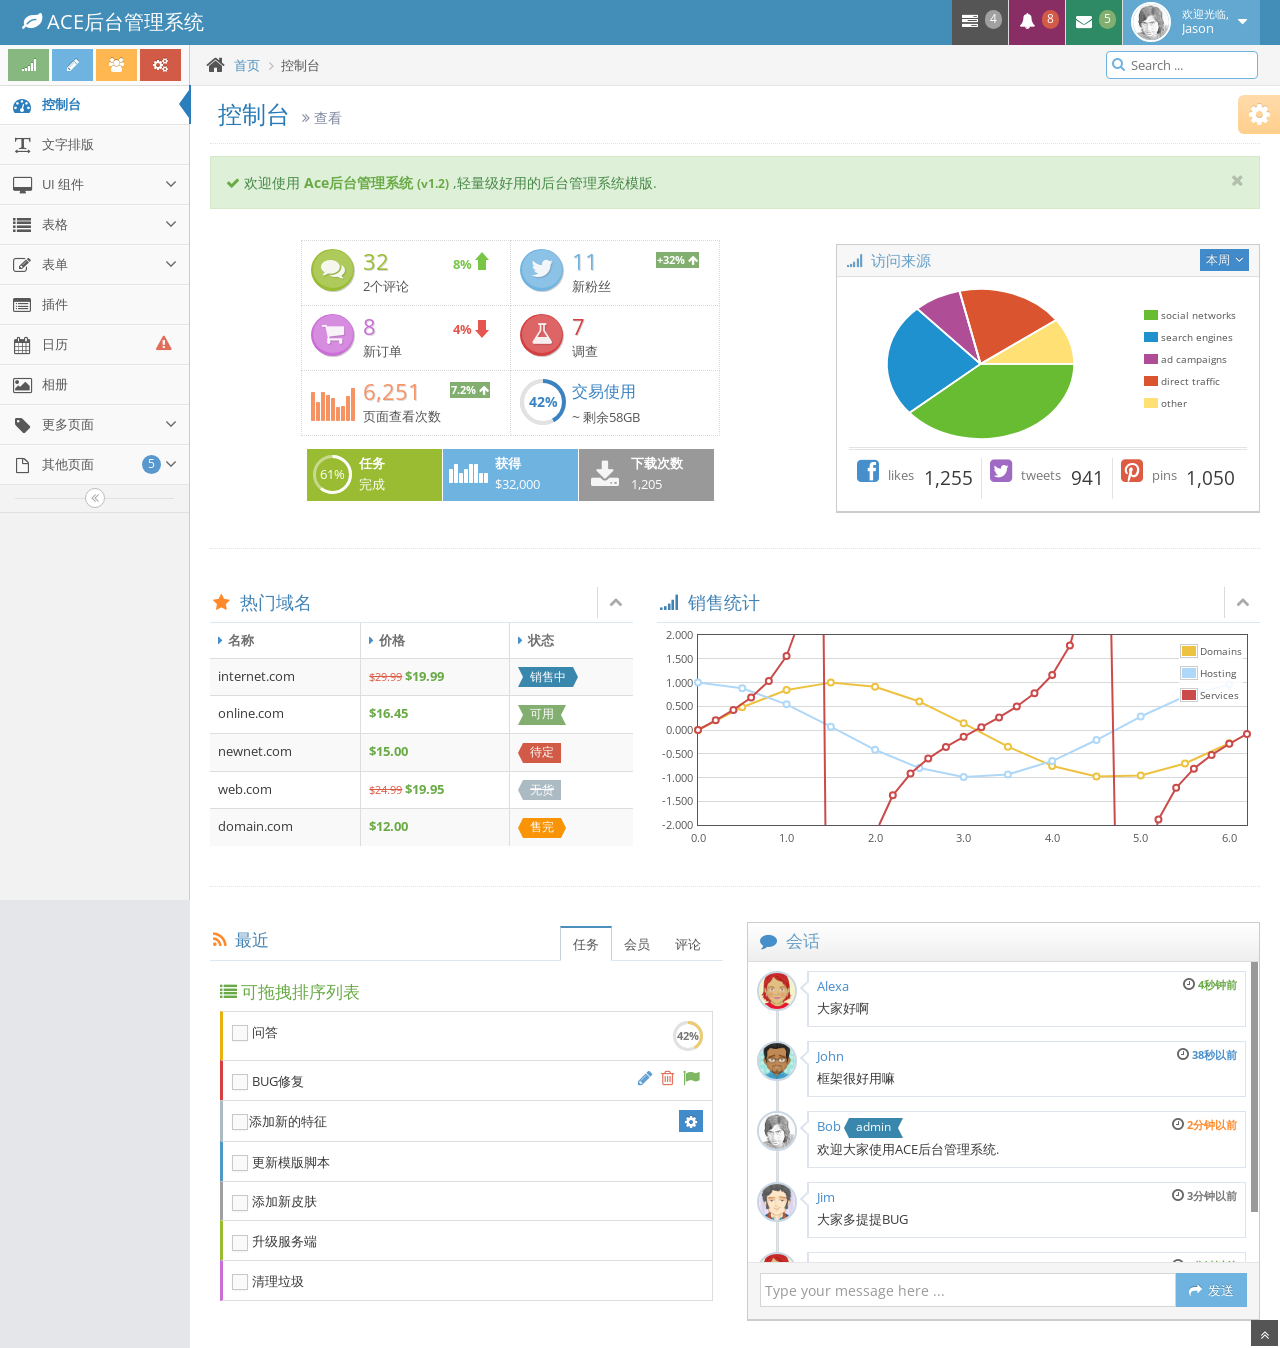
<file: breeze/ace/index.html>
﻿<!DOCTYPE html>
<html lang="en">
	<head>
		<meta charset="utf-8" />
		<title>控制台 - Bootstrap后台管理系统模版Ace下载</title>
		<meta name="keywords" content="Bootstrap模版,Bootstrap模版下载,Bootstrap教程,Bootstrap中文" />
		<meta name="description" content="站长素材提供Bootstrap模版,Bootstrap教程,Bootstrap中文翻译等相关Bootstrap插件下载" />
		<meta name="viewport" content="width=device-width, initial-scale=1.0" />
		<!-- basic styles -->
		<link href="assets/css/bootstrap.min.css" rel="stylesheet" />
		<link rel="stylesheet" href="assets/css/font-awesome.min.css" />

		<!--[if IE 7]>
		  <link rel="stylesheet" href="assets/css/font-awesome-ie7.min.css" />
		<![endif]-->

		<!-- page specific plugin styles -->

		<!-- fonts -->

		<link rel="stylesheet" href="http://fonts.googleapis.com/css?family=Open+Sans:400,300" />

		<!-- ace styles -->

		<link rel="stylesheet" href="assets/css/ace.min.css" />
		<link rel="stylesheet" href="assets/css/ace-rtl.min.css" />
		<link rel="stylesheet" href="assets/css/ace-skins.min.css" />

		<!--[if lte IE 8]>
		  <link rel="stylesheet" href="assets/css/ace-ie.min.css" />
		<![endif]-->

		<!-- inline styles related to this page -->

		<!-- ace settings handler -->

		<script src="assets/js/ace-extra.min.js"></script>

		<!-- HTML5 shim and Respond.js IE8 support of HTML5 elements and media queries -->

		<!--[if lt IE 9]>
		<script src="assets/js/html5shiv.js"></script>
		<script src="assets/js/respond.min.js"></script>
		<![endif]-->
	</head>

	<body>
		<div class="navbar navbar-default" id="navbar">
			<script type="text/javascript">
				try{ace.settings.check('navbar' , 'fixed')}catch(e){}
			</script>

			<div class="navbar-container" id="navbar-container">
				<div class="navbar-header pull-left">
					<a href="#" class="navbar-brand">
						<small>
							<i class="icon-leaf"></i>
							ACE后台管理系统
						</small>
					</a><!-- /.brand -->
				</div><!-- /.navbar-header -->

				<div class="navbar-header pull-right" role="navigation">
					<ul class="nav ace-nav">
						<li class="grey">
							<a data-toggle="dropdown" class="dropdown-toggle" href="#">
								<i class="icon-tasks"></i>
								<span class="badge badge-grey">4</span>
							</a>

							<ul class="pull-right dropdown-navbar dropdown-menu dropdown-caret dropdown-close">
								<li class="dropdown-header">
									<i class="icon-ok"></i>
									还有4个任务完成
								</li>

								<li>
									<a href="#">
										<div class="clearfix">
											<span class="pull-left">软件更新</span>
											<span class="pull-right">65%</span>
										</div>

										<div class="progress progress-mini ">
											<div style="width:65%" class="progress-bar "></div>
										</div>
									</a>
								</li>

								<li>
									<a href="#">
										<div class="clearfix">
											<span class="pull-left">硬件更新</span>
											<span class="pull-right">35%</span>
										</div>

										<div class="progress progress-mini ">
											<div style="width:35%" class="progress-bar progress-bar-danger"></div>
										</div>
									</a>
								</li>

								<li>
									<a href="#">
										<div class="clearfix">
											<span class="pull-left">单元测试</span>
											<span class="pull-right">15%</span>
										</div>

										<div class="progress progress-mini ">
											<div style="width:15%" class="progress-bar progress-bar-warning"></div>
										</div>
									</a>
								</li>

								<li>
									<a href="#">
										<div class="clearfix">
											<span class="pull-left">错误修复</span>
											<span class="pull-right">90%</span>
										</div>

										<div class="progress progress-mini progress-striped active">
											<div style="width:90%" class="progress-bar progress-bar-success"></div>
										</div>
									</a>
								</li>

								<li>
									<a href="#">
										查看任务详情
										<i class="icon-arrow-right"></i>
									</a>
								</li>
							</ul>
						</li>

						<li class="purple">
							<a data-toggle="dropdown" class="dropdown-toggle" href="#">
								<i class="icon-bell-alt icon-animated-bell"></i>
								<span class="badge badge-important">8</span>
							</a>

							<ul class="pull-right dropdown-navbar navbar-pink dropdown-menu dropdown-caret dropdown-close">
								<li class="dropdown-header">
									<i class="icon-warning-sign"></i>
									8条通知
								</li>

								<li>
									<a href="#">
										<div class="clearfix">
											<span class="pull-left">
												<i class="btn btn-xs no-hover btn-pink icon-comment"></i>
												新闻评论
											</span>
											<span class="pull-right badge badge-info">+12</span>
										</div>
									</a>
								</li>

								<li>
									<a href="#">
										<i class="btn btn-xs btn-primary icon-user"></i>
										切换为编辑登录..
									</a>
								</li>

								<li>
									<a href="#">
										<div class="clearfix">
											<span class="pull-left">
												<i class="btn btn-xs no-hover btn-success icon-shopping-cart"></i>
												新订单
											</span>
											<span class="pull-right badge badge-success">+8</span>
										</div>
									</a>
								</li>

								<li>
									<a href="#">
										<div class="clearfix">
											<span class="pull-left">
												<i class="btn btn-xs no-hover btn-info icon-twitter"></i>
												粉丝
											</span>
											<span class="pull-right badge badge-info">+11</span>
										</div>
									</a>
								</li>

								<li>
									<a href="#">
										查看所有通知
										<i class="icon-arrow-right"></i>
									</a>
								</li>
							</ul>
						</li>

						<li class="green">
							<a data-toggle="dropdown" class="dropdown-toggle" href="#">
								<i class="icon-envelope icon-animated-vertical"></i>
								<span class="badge badge-success">5</span>
							</a>

							<ul class="pull-right dropdown-navbar dropdown-menu dropdown-caret dropdown-close">
								<li class="dropdown-header">
									<i class="icon-envelope-alt"></i>
									5条消息
								</li>

								<li>
									<a href="#">
										<img src="assets/avatars/avatar.png" class="msg-photo" alt="Alex's Avatar" />
										<span class="msg-body">
											<span class="msg-title">
												<span class="blue">Alex:</span>
												不知道写啥 ...
											</span>

											<span class="msg-time">
												<i class="icon-time"></i>
												<span>1分钟以前</span>
											</span>
										</span>
									</a>
								</li>

								<li>
									<a href="#">
										<img src="assets/avatars/avatar3.png" class="msg-photo" alt="Susan's Avatar" />
										<span class="msg-body">
											<span class="msg-title">
												<span class="blue">Susan:</span>
												不知道翻译...
											</span>

											<span class="msg-time">
												<i class="icon-time"></i>
												<span>20分钟以前</span>
											</span>
										</span>
									</a>
								</li>

								<li>
									<a href="#">
										<img src="assets/avatars/avatar4.png" class="msg-photo" alt="Bob's Avatar" />
										<span class="msg-body">
											<span class="msg-title">
												<span class="blue">Bob:</span>
												到底是不是英文 ...
											</span>

											<span class="msg-time">
												<i class="icon-time"></i>
												<span>下午3:15</span>
											</span>
										</span>
									</a>
								</li>

								<li>
									<a href="inbox.html">
										查看所有消息
										<i class="icon-arrow-right"></i>
									</a>
								</li>
							</ul>
						</li>

						<li class="light-blue">
							<a data-toggle="dropdown" href="#" class="dropdown-toggle">
								<img class="nav-user-photo" src="assets/avatars/user.jpg" alt="Jason's Photo" />
								<span class="user-info">
									<small>欢迎光临,</small>
									Jason
								</span>

								<i class="icon-caret-down"></i>
							</a>

							<ul class="user-menu pull-right dropdown-menu dropdown-yellow dropdown-caret dropdown-close">
								<li>
									<a href="#">
										<i class="icon-cog"></i>
										设置
									</a>
								</li>

								<li>
									<a href="#">
										<i class="icon-user"></i>
										个人资料
									</a>
								</li>

								<li class="divider"></li>

								<li>
									<a href="#">
										<i class="icon-off"></i>
										退出
									</a>
								</li>
							</ul>
						</li>
					</ul><!-- /.ace-nav -->
				</div><!-- /.navbar-header -->
			</div><!-- /.container -->
		</div>

		<div class="main-container" id="main-container">
			<script type="text/javascript">
				try{ace.settings.check('main-container' , 'fixed')}catch(e){}
			</script>

			<div class="main-container-inner">
				<a class="menu-toggler" id="menu-toggler" href="#">
					<span class="menu-text"></span>
				</a>

				<div class="sidebar" id="sidebar">
					<script type="text/javascript">
						try{ace.settings.check('sidebar' , 'fixed')}catch(e){}
					</script>

					<div class="sidebar-shortcuts" id="sidebar-shortcuts">
						<div class="sidebar-shortcuts-large" id="sidebar-shortcuts-large">
							<button class="btn btn-success">
								<i class="icon-signal"></i>
							</button>

							<button class="btn btn-info">
								<i class="icon-pencil"></i>
							</button>

							<button class="btn btn-warning">
								<i class="icon-group"></i>
							</button>

							<button class="btn btn-danger">
								<i class="icon-cogs"></i>
							</button>
						</div>

						<div class="sidebar-shortcuts-mini" id="sidebar-shortcuts-mini">
							<span class="btn btn-success"></span>

							<span class="btn btn-info"></span>

							<span class="btn btn-warning"></span>

							<span class="btn btn-danger"></span>
						</div>
					</div><!-- #sidebar-shortcuts -->

					<ul class="nav nav-list">
						<li class="active">
							<a href="index.html">
								<i class="icon-dashboard"></i>
								<span class="menu-text"> 控制台 </span>
							</a>
						</li>

						<li>
							<a href="typography.html">
								<i class="icon-text-width"></i>
								<span class="menu-text"> 文字排版 </span>
							</a>
						</li>

						<li>
							<a href="#" class="dropdown-toggle">
								<i class="icon-desktop"></i>
								<span class="menu-text"> UI 组件 </span>

								<b class="arrow icon-angle-down"></b>
							</a>

							<ul class="submenu">
								<li>
									<a href="elements.html">
										<i class="icon-double-angle-right"></i>
										组件
									</a>
								</li>

								<li>
									<a href="buttons.html">
										<i class="icon-double-angle-right"></i>
										按钮 &amp; 图表
									</a>
								</li>

								<li>
									<a href="treeview.html">
										<i class="icon-double-angle-right"></i>
										树菜单
									</a>
								</li>

								<li>
									<a href="jquery-ui.html">
										<i class="icon-double-angle-right"></i>
										jQuery UI
									</a>
								</li>

								<li>
									<a href="nestable-list.html">
										<i class="icon-double-angle-right"></i>
										可拖拽列表
									</a>
								</li>

								<li>
									<a href="#" class="dropdown-toggle">
										<i class="icon-double-angle-right"></i>

										三级菜单
										<b class="arrow icon-angle-down"></b>
									</a>

									<ul class="submenu">
										<li>
											<a href="#">
												<i class="icon-leaf"></i>
												第一级
											</a>
										</li>

										<li>
											<a href="#" class="dropdown-toggle">
												<i class="icon-pencil"></i>

												第四级
												<b class="arrow icon-angle-down"></b>
											</a>

											<ul class="submenu">
												<li>
													<a href="#">
														<i class="icon-plus"></i>
														添加产品
													</a>
												</li>

												<li>
													<a href="#">
														<i class="icon-eye-open"></i>
														查看商品
													</a>
												</li>
											</ul>
										</li>
									</ul>
								</li>
							</ul>
						</li>

						<li>
							<a href="#" class="dropdown-toggle">
								<i class="icon-list"></i>
								<span class="menu-text"> 表格 </span>

								<b class="arrow icon-angle-down"></b>
							</a>

							<ul class="submenu">
								<li>
									<a href="tables.html">
										<i class="icon-double-angle-right"></i>
										简单 &amp; 动态
									</a>
								</li>

								<li>
									<a href="jqgrid.html">
										<i class="icon-double-angle-right"></i>
										jqGrid plugin
									</a>
								</li>
							</ul>
						</li>

						<li>
							<a href="#" class="dropdown-toggle">
								<i class="icon-edit"></i>
								<span class="menu-text"> 表单 </span>

								<b class="arrow icon-angle-down"></b>
							</a>

							<ul class="submenu">
								<li>
									<a href="form-elements.html">
										<i class="icon-double-angle-right"></i>
										表单组件
									</a>
								</li>

								<li>
									<a href="form-wizard.html">
										<i class="icon-double-angle-right"></i>
										向导提示 &amp; 验证
									</a>
								</li>

								<li>
									<a href="wysiwyg.html">
										<i class="icon-double-angle-right"></i>
										编辑器
									</a>
								</li>

								<li>
									<a href="dropzone.html">
										<i class="icon-double-angle-right"></i>
										文件上传
									</a>
								</li>
							</ul>
						</li>

						<li>
							<a href="widgets.html">
								<i class="icon-list-alt"></i>
								<span class="menu-text"> 插件 </span>
							</a>
						</li>

						<li>
							<a href="calendar.html">
								<i class="icon-calendar"></i>

								<span class="menu-text">
									日历
									<span class="badge badge-transparent tooltip-error" title="2&nbsp;Important&nbsp;Events">
										<i class="icon-warning-sign red bigger-130"></i>
									</span>
								</span>
							</a>
						</li>

						<li>
							<a href="gallery.html">
								<i class="icon-picture"></i>
								<span class="menu-text"> 相册 </span>
							</a>
						</li>

						<li>
							<a href="#" class="dropdown-toggle">
								<i class="icon-tag"></i>
								<span class="menu-text"> 更多页面 </span>

								<b class="arrow icon-angle-down"></b>
							</a>

							<ul class="submenu">
								<li>
									<a href="profile.html">
										<i class="icon-double-angle-right"></i>
										用户信息
									</a>
								</li>

								<li>
									<a href="inbox.html">
										<i class="icon-double-angle-right"></i>
										收件箱
									</a>
								</li>

								<li>
									<a href="pricing.html">
										<i class="icon-double-angle-right"></i>
										售价单
									</a>
								</li>

								<li>
									<a href="invoice.html">
										<i class="icon-double-angle-right"></i>
										购物车
									</a>
								</li>

								<li>
									<a href="timeline.html">
										<i class="icon-double-angle-right"></i>
										时间轴
									</a>
								</li>

								<li>
									<a href="login.html">
										<i class="icon-double-angle-right"></i>
										登录 &amp; 注册
									</a>
								</li>
							</ul>
						</li>

						<li>
							<a href="#" class="dropdown-toggle">
								<i class="icon-file-alt"></i>

								<span class="menu-text">
									其他页面
									<span class="badge badge-primary ">5</span>
								</span>

								<b class="arrow icon-angle-down"></b>
							</a>

							<ul class="submenu">
								<li>
									<a href="faq.html">
										<i class="icon-double-angle-right"></i>
										帮助
									</a>
								</li>

								<li>
									<a href="error-404.html">
										<i class="icon-double-angle-right"></i>
										404错误页面
									</a>
								</li>

								<li>
									<a href="error-500.html">
										<i class="icon-double-angle-right"></i>
										500错误页面
									</a>
								</li>

								<li>
									<a href="grid.html">
										<i class="icon-double-angle-right"></i>
										网格
									</a>
								</li>

								<li>
									<a href="blank.html">
										<i class="icon-double-angle-right"></i>
										空白页面
									</a>
								</li>
							</ul>
						</li>
					</ul><!-- /.nav-list -->

					<div class="sidebar-collapse" id="sidebar-collapse">
						<i class="icon-double-angle-left" data-icon1="icon-double-angle-left" data-icon2="icon-double-angle-right"></i>
					</div>

					<script type="text/javascript">
						try{ace.settings.check('sidebar' , 'collapsed')}catch(e){}
					</script>
				</div>

				<div class="main-content">
					<div class="breadcrumbs" id="breadcrumbs">
						<script type="text/javascript">
							try{ace.settings.check('breadcrumbs' , 'fixed')}catch(e){}
						</script>

						<ul class="breadcrumb">
							<li>
								<i class="icon-home home-icon"></i>
								<a href="#">首页</a>
							</li>
							<li class="active">控制台</li>
						</ul><!-- .breadcrumb -->

						<div class="nav-search" id="nav-search">
							<form class="form-search">
								<span class="input-icon">
									<input type="text" placeholder="Search ..." class="nav-search-input" id="nav-search-input" autocomplete="off" />
									<i class="icon-search nav-search-icon"></i>
								</span>
							</form>
						</div><!-- #nav-search -->
					</div>

					<div class="page-content">
						<div class="page-header">
							<h1>
								控制台
								<small>
									<i class="icon-double-angle-right"></i>
									 查看
								</small>
							</h1>
						</div><!-- /.page-header -->

						<div class="row">
							<div class="col-xs-12">
								<!-- PAGE CONTENT BEGINS -->

								<div class="alert alert-block alert-success">
									<button type="button" class="close" data-dismiss="alert">
										<i class="icon-remove"></i>
									</button>

									<i class="icon-ok green"></i>

									欢迎使用
									<strong class="green">
										Ace后台管理系统
										<small>(v1.2)</small>
									</strong>
									,轻量级好用的后台管理系统模版.	
								</div>

								<div class="row">
									<div class="space-6"></div>

									<div class="col-sm-7 infobox-container">
										<div class="infobox infobox-green  ">
											<div class="infobox-icon">
												<i class="icon-comments"></i>
											</div>

											<div class="infobox-data">
												<span class="infobox-data-number">32</span>
												<div class="infobox-content">2个评论</div>
											</div>
											<div class="stat stat-success">8%</div>
										</div>

										<div class="infobox infobox-blue  ">
											<div class="infobox-icon">
												<i class="icon-twitter"></i>
											</div>

											<div class="infobox-data">
												<span class="infobox-data-number">11</span>
												<div class="infobox-content">新粉丝</div>
											</div>

											<div class="badge badge-success">
												+32%
												<i class="icon-arrow-up"></i>
											</div>
										</div>

										<div class="infobox infobox-pink  ">
											<div class="infobox-icon">
												<i class="icon-shopping-cart"></i>
											</div>

											<div class="infobox-data">
												<span class="infobox-data-number">8</span>
												<div class="infobox-content">新订单</div>
											</div>
											<div class="stat stat-important">4%</div>
										</div>

										<div class="infobox infobox-red  ">
											<div class="infobox-icon">
												<i class="icon-beaker"></i>
											</div>

											<div class="infobox-data">
												<span class="infobox-data-number">7</span>
												<div class="infobox-content">调查</div>
											</div>
										</div>

										<div class="infobox infobox-orange2  ">
											<div class="infobox-chart">
												<span class="sparkline" data-values="196,128,202,177,154,94,100,170,224"></span>
											</div>

											<div class="infobox-data">
												<span class="infobox-data-number">6,251</span>
												<div class="infobox-content">页面查看次数</div>
											</div>

											<div class="badge badge-success">
												7.2%
												<i class="icon-arrow-up"></i>
											</div>
										</div>

										<div class="infobox infobox-blue2  ">
											<div class="infobox-progress">
												<div class="easy-pie-chart percentage" data-percent="42" data-size="46">
													<span class="percent">42</span>%
												</div>
											</div>

											<div class="infobox-data">
												<span class="infobox-text">交易使用</span>

												<div class="infobox-content">
													<span class="bigger-110">~</span>
													剩余58GB
												</div>
											</div>
										</div>

										<div class="space-6"></div>

										<div class="infobox infobox-green infobox-small infobox-dark">
											<div class="infobox-progress">
												<div class="easy-pie-chart percentage" data-percent="61" data-size="39">
													<span class="percent">61</span>%
												</div>
											</div>

											<div class="infobox-data">
												<div class="infobox-content">任务</div>
												<div class="infobox-content">完成</div>
											</div>
										</div>

										<div class="infobox infobox-blue infobox-small infobox-dark">
											<div class="infobox-chart">
												<span class="sparkline" data-values="3,4,2,3,4,4,2,2"></span>
											</div>

											<div class="infobox-data">
												<div class="infobox-content">获得</div>
												<div class="infobox-content">$32,000</div>
											</div>
										</div>

										<div class="infobox infobox-grey infobox-small infobox-dark">
											<div class="infobox-icon">
												<i class="icon-download-alt"></i>
											</div>

											<div class="infobox-data">
												<div class="infobox-content">下载次数</div>
												<div class="infobox-content">1,205</div>
											</div>
										</div>
									</div>

									<div class="vspace-sm"></div>

									<div class="col-sm-5">
										<div class="widget-box">
											<div class="widget-header widget-header-flat widget-header-small">
												<h5>
													<i class="icon-signal"></i>
													访问来源
												</h5>

												<div class="widget-toolbar no-border">
													<button class="btn btn-minier btn-primary dropdown-toggle" data-toggle="dropdown">
														本周
														<i class="icon-angle-down icon-on-right bigger-110"></i>
													</button>

													<ul class="dropdown-menu pull-right dropdown-125 dropdown-lighter dropdown-caret">
														<li class="active">
															<a href="#" class="blue">
																<i class="icon-caret-right bigger-110">&nbsp;</i>
																本周
															</a>
														</li>

														<li>
															<a href="#">
																<i class="icon-caret-right bigger-110 invisible">&nbsp;</i>
																上周
															</a>
														</li>

														<li>
															<a href="#">
																<i class="icon-caret-right bigger-110 invisible">&nbsp;</i>
																本月
															</a>
														</li>

														<li>
															<a href="#">
																<i class="icon-caret-right bigger-110 invisible">&nbsp;</i>
																上月
															</a>
														</li>
													</ul>
												</div>
											</div>

											<div class="widget-body">
												<div class="widget-main">
													<div id="piechart-placeholder"></div>

													<div class="hr hr8 hr-double"></div>

													<div class="clearfix">
														<div class="grid3">
															<span class="grey">
																<i class="icon-facebook-sign icon-2x blue"></i>
																&nbsp; likes
															</span>
															<h4 class="bigger pull-right">1,255</h4>
														</div>

														<div class="grid3">
															<span class="grey">
																<i class="icon-twitter-sign icon-2x purple"></i>
																&nbsp; tweets
															</span>
															<h4 class="bigger pull-right">941</h4>
														</div>

														<div class="grid3">
															<span class="grey">
																<i class="icon-pinterest-sign icon-2x red"></i>
																&nbsp; pins
															</span>
															<h4 class="bigger pull-right">1,050</h4>
														</div>
													</div>
												</div><!-- /widget-main -->
											</div><!-- /widget-body -->
										</div><!-- /widget-box -->
									</div><!-- /span -->
								</div><!-- /row -->

								<div class="hr hr32 hr-dotted"></div>

								<div class="row">
									<div class="col-sm-5">
										<div class="widget-box transparent">
											<div class="widget-header widget-header-flat">
												<h4 class="lighter">
													<i class="icon-star orange"></i>
													热门域名
												</h4>

												<div class="widget-toolbar">
													<a href="#" data-action="collapse">
														<i class="icon-chevron-up"></i>
													</a>
												</div>
											</div>

											<div class="widget-body">
												<div class="widget-main no-padding">
													<table class="table table-bordered table-striped">
														<thead class="thin-border-bottom">
															<tr>
																<th>
																	<i class="icon-caret-right blue"></i>
																	名称
																</th>

																<th>
																	<i class="icon-caret-right blue"></i>
																	价格
																</th>

																<th class="hidden-480">
																	<i class="icon-caret-right blue"></i>
																	状态
																</th>
															</tr>
														</thead>

														<tbody>
															<tr>
																<td>internet.com</td>

																<td>
																	<small>
																		<s class="red">$29.99</s>
																	</small>
																	<b class="green">$19.99</b>
																</td>

																<td class="hidden-480">
																	<span class="label label-info arrowed-right arrowed-in">销售中</span>
																</td>
															</tr>

															<tr>
																<td>online.com</td>

																<td>
																	<small>
																		<s class="red"></s>
																	</small>
																	<b class="green">$16.45</b>
																</td>

																<td class="hidden-480">
																	<span class="label label-success arrowed-in arrowed-in-right">可用</span>
																</td>
															</tr>

															<tr>
																<td>newnet.com</td>

																<td>
																	<small>
																		<s class="red"></s>
																	</small>
																	<b class="green">$15.00</b>
																</td>

																<td class="hidden-480">
																	<span class="label label-danger arrowed">待定</span>
																</td>
															</tr>

															<tr>
																<td>web.com</td>

																<td>
																	<small>
																		<s class="red">$24.99</s>
																	</small>
																	<b class="green">$19.95</b>
																</td>

																<td class="hidden-480">
																	<span class="label arrowed">
																		<s>无货</s>
																	</span>
																</td>
															</tr>

															<tr>
																<td>domain.com</td>

																<td>
																	<small>
																		<s class="red"></s>
																	</small>
																	<b class="green">$12.00</b>
																</td>

																<td class="hidden-480">
																	<span class="label label-warning arrowed arrowed-right">售完</span>
																</td>
															</tr>
														</tbody>
													</table>
												</div><!-- /widget-main -->
											</div><!-- /widget-body -->
										</div><!-- /widget-box -->
									</div>

									<div class="col-sm-7">
										<div class="widget-box transparent">
											<div class="widget-header widget-header-flat">
												<h4 class="lighter">
													<i class="icon-signal"></i>
													销售统计
												</h4>

												<div class="widget-toolbar">
													<a href="#" data-action="collapse">
														<i class="icon-chevron-up"></i>
													</a>
												</div>
											</div>

											<div class="widget-body">
												<div class="widget-main padding-4">
													<div id="sales-charts"></div>
												</div><!-- /widget-main -->
											</div><!-- /widget-body -->
										</div><!-- /widget-box -->
									</div>
								</div>

								<div class="hr hr32 hr-dotted"></div>

								<div class="row">
									<div class="col-sm-6">
										<div class="widget-box transparent" id="recent-box">
											<div class="widget-header">
												<h4 class="lighter smaller">
													<i class="icon-rss orange"></i>
													最近
												</h4>

												<div class="widget-toolbar no-border">
													<ul class="nav nav-tabs" id="recent-tab">
														<li class="active">
															<a data-toggle="tab" href="#task-tab">任务</a>
														</li>

														<li>
															<a data-toggle="tab" href="#member-tab">会员</a>
														</li>

														<li>
															<a data-toggle="tab" href="#comment-tab">评论</a>
														</li>
													</ul>
												</div>
											</div>

											<div class="widget-body">
												<div class="widget-main padding-4">
													<div class="tab-content padding-8 overflow-visible">
														<div id="task-tab" class="tab-pane active">
															<h4 class="smaller lighter green">
																<i class="icon-list"></i>
																可拖拽排序列表
															</h4>

															<ul id="tasks" class="item-list">
																<li class="item-orange clearfix">
																	<label class="inline">
																		<input type="checkbox" class="ace" />
																		<span class="lbl"> 问答</span>
																	</label>

																	<div class="pull-right easy-pie-chart percentage" data-size="30" data-color="#ECCB71" data-percent="42">
																		<span class="percent">42</span>%
																	</div>
																</li>

																<li class="item-red clearfix">
																	<label class="inline">
																		<input type="checkbox" class="ace" />
																		<span class="lbl"> BUG修复</span>
																	</label>

																	<div class="pull-right action-buttons">
																		<a href="#" class="blue">
																			<i class="icon-pencil bigger-130"></i>
																		</a>

																		<span class="vbar"></span>

																		<a href="#" class="red">
																			<i class="icon-trash bigger-130"></i>
																		</a>

																		<span class="vbar"></span>

																		<a href="#" class="green">
																			<i class="icon-flag bigger-130"></i>
																		</a>
																	</div>
																</li>

																<li class="item-default clearfix">
																	<label class="inline">
																		<input type="checkbox" class="ace" />
																		<span class="lbl">添加新的特征</span>
																	</label>

																	<div class="inline pull-right position-relative dropdown-hover">
																		<button class="btn btn-minier bigger btn-primary">
																			<i class="icon-cog icon-only bigger-120"></i>
																		</button>

																		<ul class="dropdown-menu dropdown-only-icon dropdown-yellow dropdown-caret dropdown-close pull-right">
																			<li>
																				<a href="#" class="tooltip-success" data-rel="tooltip" title="Mark&nbsp;as&nbsp;done">
																					<span class="green">
																						<i class="icon-ok bigger-110"></i>
																					</span>
																				</a>
																			</li>

																			<li>
																				<a href="#" class="tooltip-error" data-rel="tooltip" title="Delete">
																					<span class="red">
																						<i class="icon-trash bigger-110"></i>
																					</span>
																				</a>
																			</li>
																		</ul>
																	</div>
																</li>

																<li class="item-blue clearfix">
																	<label class="inline">
																		<input type="checkbox" class="ace" />
																		<span class="lbl"> 更新模版脚本</span>
																	</label>
																</li>

																<li class="item-grey clearfix">
																	<label class="inline">
																		<input type="checkbox" class="ace" />
																		<span class="lbl"> 添加新皮肤</span>
																	</label>
																</li>

																<li class="item-green clearfix">
																	<label class="inline">
																		<input type="checkbox" class="ace" />
																		<span class="lbl"> 升级服务端</span>
																	</label>
																</li>

																<li class="item-pink clearfix">
																	<label class="inline">
																		<input type="checkbox" class="ace" />
																		<span class="lbl"> 清理垃圾</span>
																	</label>
																</li>
															</ul>
														</div>

														<div id="member-tab" class="tab-pane">
															<div class="clearfix">
																<div class="itemdiv memberdiv">
																	<div class="user">
																		<img alt="Bob Doe's avatar" src="assets/avatars/user.jpg" />
																	</div>

																	<div class="body">
																		<div class="name">
																			<a href="#">Bob Doe</a>
																		</div>

																		<div class="time">
																			<i class="icon-time"></i>
																			<span class="green">20 min</span>
																		</div>

																		<div>
																			<span class="label label-warning label-sm">pending</span>

																			<div class="inline position-relative">
																				<button class="btn btn-minier bigger btn-yellow btn-no-border dropdown-toggle" data-toggle="dropdown">
																					<i class="icon-angle-down icon-only bigger-120"></i>
																				</button>

																				<ul class="dropdown-menu dropdown-only-icon dropdown-yellow pull-right dropdown-caret dropdown-close">
																					<li>
																						<a href="#" class="tooltip-success" data-rel="tooltip" title="Approve">
																							<span class="green">
																								<i class="icon-ok bigger-110"></i>
																							</span>
																						</a>
																					</li>

																					<li>
																						<a href="#" class="tooltip-warning" data-rel="tooltip" title="Reject">
																							<span class="orange">
																								<i class="icon-remove bigger-110"></i>
																							</span>
																						</a>
																					</li>

																					<li>
																						<a href="#" class="tooltip-error" data-rel="tooltip" title="Delete">
																							<span class="red">
																								<i class="icon-trash bigger-110"></i>
																							</span>
																						</a>
																					</li>
																				</ul>
																			</div>
																		</div>
																	</div>
																</div>

																<div class="itemdiv memberdiv">
																	<div class="user">
																		<img alt="Joe Doe's avatar" src="assets/avatars/avatar2.png" />
																	</div>

																	<div class="body">
																		<div class="name">
																			<a href="#">Joe Doe</a>
																		</div>

																		<div class="time">
																			<i class="icon-time"></i>
																			<span class="green">1 hour</span>
																		</div>

																		<div>
																			<span class="label label-warning label-sm">pending</span>

																			<div class="inline position-relative">
																				<button class="btn btn-minier bigger btn-yellow btn-no-border dropdown-toggle" data-toggle="dropdown">
																					<i class="icon-angle-down icon-only bigger-120"></i>
																				</button>

																				<ul class="dropdown-menu dropdown-only-icon dropdown-yellow pull-right dropdown-caret dropdown-close">
																					<li>
																						<a href="#" class="tooltip-success" data-rel="tooltip" title="Approve">
																							<span class="green">
																								<i class="icon-ok bigger-110"></i>
																							</span>
																						</a>
																					</li>

																					<li>
																						<a href="#" class="tooltip-warning" data-rel="tooltip" title="Reject">
																							<span class="orange">
																								<i class="icon-remove bigger-110"></i>
																							</span>
																						</a>
																					</li>

																					<li>
																						<a href="#" class="tooltip-error" data-rel="tooltip" title="Delete">
																							<span class="red">
																								<i class="icon-trash bigger-110"></i>
																							</span>
																						</a>
																					</li>
																				</ul>
																			</div>
																		</div>
																	</div>
																</div>

																<div class="itemdiv memberdiv">
																	<div class="user">
																		<img alt="Jim Doe's avatar" src="assets/avatars/avatar.png" />
																	</div>

																	<div class="body">
																		<div class="name">
																			<a href="#">Jim Doe</a>
																		</div>

																		<div class="time">
																			<i class="icon-time"></i>
																			<span class="green">2 hour</span>
																		</div>

																		<div>
																			<span class="label label-warning label-sm">pending</span>

																			<div class="inline position-relative">
																				<button class="btn btn-minier bigger btn-yellow btn-no-border dropdown-toggle" data-toggle="dropdown">
																					<i class="icon-angle-down icon-only bigger-120"></i>
																				</button>

																				<ul class="dropdown-menu dropdown-only-icon dropdown-yellow pull-right dropdown-caret dropdown-close">
																					<li>
																						<a href="#" class="tooltip-success" data-rel="tooltip" title="Approve">
																							<span class="green">
																								<i class="icon-ok bigger-110"></i>
																							</span>
																						</a>
																					</li>

																					<li>
																						<a href="#" class="tooltip-warning" data-rel="tooltip" title="Reject">
																							<span class="orange">
																								<i class="icon-remove bigger-110"></i>
																							</span>
																						</a>
																					</li>

																					<li>
																						<a href="#" class="tooltip-error" data-rel="tooltip" title="Delete">
																							<span class="red">
																								<i class="icon-trash bigger-110"></i>
																							</span>
																						</a>
																					</li>
																				</ul>
																			</div>
																		</div>
																	</div>
																</div>

																<div class="itemdiv memberdiv">
																	<div class="user">
																		<img alt="Alex Doe's avatar" src="assets/avatars/avatar5.png" />
																	</div>

																	<div class="body">
																		<div class="name">
																			<a href="#">Alex Doe</a>
																		</div>

																		<div class="time">
																			<i class="icon-time"></i>
																			<span class="green">3 hour</span>
																		</div>

																		<div>
																			<span class="label label-danger label-sm">blocked</span>
																		</div>
																	</div>
																</div>

																<div class="itemdiv memberdiv">
																	<div class="user">
																		<img alt="Bob Doe's avatar" src="assets/avatars/avatar2.png" />
																	</div>

																	<div class="body">
																		<div class="name">
																			<a href="#">Bob Doe</a>
																		</div>

																		<div class="time">
																			<i class="icon-time"></i>
																			<span class="green">6 hour</span>
																		</div>

																		<div>
																			<span class="label label-success label-sm arrowed-in">approved</span>
																		</div>
																	</div>
																</div>

																<div class="itemdiv memberdiv">
																	<div class="user">
																		<img alt="Susan's avatar" src="assets/avatars/avatar3.png" />
																	</div>

																	<div class="body">
																		<div class="name">
																			<a href="#">Susan</a>
																		</div>

																		<div class="time">
																			<i class="icon-time"></i>
																			<span class="green">yesterday</span>
																		</div>

																		<div>
																			<span class="label label-success label-sm arrowed-in">approved</span>
																		</div>
																	</div>
																</div>

																<div class="itemdiv memberdiv">
																	<div class="user">
																		<img alt="Phil Doe's avatar" src="assets/avatars/avatar4.png" />
																	</div>

																	<div class="body">
																		<div class="name">
																			<a href="#">Phil Doe</a>
																		</div>

																		<div class="time">
																			<i class="icon-time"></i>
																			<span class="green">2 days ago</span>
																		</div>

																		<div>
																			<span class="label label-info label-sm arrowed-in arrowed-in-right">online</span>
																		</div>
																	</div>
																</div>

																<div class="itemdiv memberdiv">
																	<div class="user">
																		<img alt="Alexa Doe's avatar" src="assets/avatars/avatar1.png" />
																	</div>

																	<div class="body">
																		<div class="name">
																			<a href="#">Alexa Doe</a>
																		</div>

																		<div class="time">
																			<i class="icon-time"></i>
																			<span class="green">3天以前</span>
																		</div>

																		<div>
																			<span class="label label-success label-sm arrowed-in">approved</span>
																		</div>
																	</div>
																</div>
															</div>

															<div class="center">
																<i class="icon-group icon-2x green"></i>

																&nbsp;
																<a href="#">
																	查看所有会员 &nbsp;
																	<i class="icon-arrow-right"></i>
																</a>
															</div>

															<div class="hr hr-double hr8"></div>
														</div><!-- member-tab -->

														<div id="comment-tab" class="tab-pane">
															<div class="comments">
																<div class="itemdiv commentdiv">
																	<div class="user">
																		<img alt="Bob Doe's Avatar" src="assets/avatars/avatar.png" />
																	</div>

																	<div class="body">
																		<div class="name">
																			<a href="#">Bob Doe</a>
																		</div>

																		<div class="time">
																			<i class="icon-time"></i>
																			<span class="green">6 min</span>
																		</div>

																		<div class="text">
																			<i class="icon-quote-left"></i>
																			Lorem ipsum dolor sit amet, consectetur adipiscing elit. Quisque commodo massa sed ipsum porttitor facilisis &hellip;
																		</div>
																	</div>

																	<div class="tools">
																		<div class="inline position-relative">
																			<button class="btn btn-minier bigger btn-yellow dropdown-toggle" data-toggle="dropdown">
																				<i class="icon-angle-down icon-only bigger-120"></i>
																			</button>

																			<ul class="dropdown-menu dropdown-only-icon dropdown-yellow pull-right dropdown-caret dropdown-close">
																				<li>
																					<a href="#" class="tooltip-success" data-rel="tooltip" title="Approve">
																						<span class="green">
																							<i class="icon-ok bigger-110"></i>
																						</span>
																					</a>
																				</li>

																				<li>
																					<a href="#" class="tooltip-warning" data-rel="tooltip" title="Reject">
																						<span class="orange">
																							<i class="icon-remove bigger-110"></i>
																						</span>
																					</a>
																				</li>

																				<li>
																					<a href="#" class="tooltip-error" data-rel="tooltip" title="Delete">
																						<span class="red">
																							<i class="icon-trash bigger-110"></i>
																						</span>
																					</a>
																				</li>
																			</ul>
																		</div>
																	</div>
																</div>

																<div class="itemdiv commentdiv">
																	<div class="user">
																		<img alt="Jennifer's Avatar" src="assets/avatars/avatar1.png" />
																	</div>

																	<div class="body">
																		<div class="name">
																			<a href="#">Jennifer</a>
																		</div>

																		<div class="time">
																			<i class="icon-time"></i>
																			<span class="blue">15 min</span>
																		</div>

																		<div class="text">
																			<i class="icon-quote-left"></i>
																			Lorem ipsum dolor sit amet, consectetur adipiscing elit. Quisque commodo massa sed ipsum porttitor facilisis &hellip;
																		</div>
																	</div>

																	<div class="tools">
																		<div class="action-buttons bigger-125">
																			<a href="#">
																				<i class="icon-pencil blue"></i>
																			</a>

																			<a href="#">
																				<i class="icon-trash red"></i>
																			</a>
																		</div>
																	</div>
																</div>

																<div class="itemdiv commentdiv">
																	<div class="user">
																		<img alt="Joe's Avatar" src="assets/avatars/avatar2.png" />
																	</div>

																	<div class="body">
																		<div class="name">
																			<a href="#">Joe</a>
																		</div>

																		<div class="time">
																			<i class="icon-time"></i>
																			<span class="orange">22 min</span>
																		</div>

																		<div class="text">
																			<i class="icon-quote-left"></i>
																			Lorem ipsum dolor sit amet, consectetur adipiscing elit. Quisque commodo massa sed ipsum porttitor facilisis &hellip;
																		</div>
																	</div>

																	<div class="tools">
																		<div class="action-buttons bigger-125">
																			<a href="#">
																				<i class="icon-pencil blue"></i>
																			</a>

																			<a href="#">
																				<i class="icon-trash red"></i>
																			</a>
																		</div>
																	</div>
																</div>

																<div class="itemdiv commentdiv">
																	<div class="user">
																		<img alt="Rita's Avatar" src="assets/avatars/avatar3.png" />
																	</div>

																	<div class="body">
																		<div class="name">
																			<a href="#">Rita</a>
																		</div>

																		<div class="time">
																			<i class="icon-time"></i>
																			<span class="red">50 min</span>
																		</div>

																		<div class="text">
																			<i class="icon-quote-left"></i>
																			Lorem ipsum dolor sit amet, consectetur adipiscing elit. Quisque commodo massa sed ipsum porttitor facilisis &hellip;
																		</div>
																	</div>

																	<div class="tools">
																		<div class="action-buttons bigger-125">
																			<a href="#">
																				<i class="icon-pencil blue"></i>
																			</a>

																			<a href="#">
																				<i class="icon-trash red"></i>
																			</a>
																		</div>
																	</div>
																</div>
															</div>

															<div class="hr hr8"></div>

															<div class="center">
																<i class="icon-comments-alt icon-2x green"></i>

																&nbsp;
																<a href="#">
																	See all comments &nbsp;
																	<i class="icon-arrow-right"></i>
																</a>
															</div>

															<div class="hr hr-double hr8"></div>
														</div>
													</div>
												</div><!-- /widget-main -->
											</div><!-- /widget-body -->
										</div><!-- /widget-box -->
									</div><!-- /span -->

									<div class="col-sm-6">
										<div class="widget-box ">
											<div class="widget-header">
												<h4 class="lighter smaller">
													<i class="icon-comment blue"></i>
													会话
												</h4>
											</div>

											<div class="widget-body">
												<div class="widget-main no-padding">
													<div class="dialogs">
														<div class="itemdiv dialogdiv">
															<div class="user">
																<img alt="Alexa's Avatar" src="assets/avatars/avatar1.png" />
															</div>

															<div class="body">
																<div class="time">
																	<i class="icon-time"></i>
																	<span class="green">4秒钟前</span>
																</div>

																<div class="name">
																	<a href="#">Alexa</a>
																</div>
																<div class="text">大家好啊</div>

																<div class="tools">
																	<a href="#" class="btn btn-minier btn-info">
																		<i class="icon-only icon-share-alt"></i>
																	</a>
																</div>
															</div>
														</div>

														<div class="itemdiv dialogdiv">
															<div class="user">
																<img alt="John's Avatar" src="assets/avatars/avatar.png" />
															</div>

															<div class="body">
																<div class="time">
																	<i class="icon-time"></i>
																	<span class="blue">38秒以前</span>
																</div>

																<div class="name">
																	<a href="#">John</a>
																</div>
																<div class="text">框架很好用嘛</div>

																<div class="tools">
																	<a href="#" class="btn btn-minier btn-info">
																		<i class="icon-only icon-share-alt"></i>
																	</a>
																</div>
															</div>
														</div>

														<div class="itemdiv dialogdiv">
															<div class="user">
																<img alt="Bob's Avatar" src="assets/avatars/user.jpg" />
															</div>

															<div class="body">
																<div class="time">
																	<i class="icon-time"></i>
																	<span class="orange">2分钟以前</span>
																</div>

																<div class="name">
																	<a href="#">Bob</a>
																	<span class="label label-info arrowed arrowed-in-right">admin</span>
																</div>
																<div class="text">欢迎大家使用ACE后台管理系统.</div>

																<div class="tools">
																	<a href="#" class="btn btn-minier btn-info">
																		<i class="icon-only icon-share-alt"></i>
																	</a>
																</div>
															</div>
														</div>

														<div class="itemdiv dialogdiv">
															<div class="user">
																<img alt="Jim's Avatar" src="assets/avatars/avatar4.png" />
															</div>

															<div class="body">
																<div class="time">
																	<i class="icon-time"></i>
																	<span class="grey">3分钟以前</span>
																</div>

																<div class="name">
																	<a href="#">Jim</a>
																</div>
																<div class="text">大家多提提BUG</div>

																<div class="tools">
																	<a href="#" class="btn btn-minier btn-info">
																		<i class="icon-only icon-share-alt"></i>
																	</a>
																</div>
															</div>
														</div>

														<div class="itemdiv dialogdiv">
															<div class="user">
																<img alt="Alexa's Avatar" src="assets/avatars/avatar1.png" />
															</div>

															<div class="body">
																<div class="time">
																	<i class="icon-time"></i>
																	<span class="green">4分钟以前</span>
																</div>

																<div class="name">
																	<a href="#">Alexa</a>
																</div>
																<div class="text">继续支持ACE后台系统</div>

																<div class="tools">
																	<a href="#" class="btn btn-minier btn-info">
																		<i class="icon-only icon-share-alt"></i>
																	</a>
																</div>
															</div>
														</div>
													</div>

													<form>
														<div class="form-actions">
															<div class="input-group">
																<input placeholder="Type your message here ..." type="text" class="form-control" name="message" />
																<span class="input-group-btn">
																	<button class="btn btn-sm btn-info no-radius" type="button">
																		<i class="icon-share-alt"></i>
																		发送
																	</button>
																</span>
															</div>
														</div>
													</form>
												</div><!-- /widget-main -->
											</div><!-- /widget-body -->
										</div><!-- /widget-box -->
									</div><!-- /span -->
								</div><!-- /row -->

								<!-- PAGE CONTENT ENDS -->
							</div><!-- /.col -->
						</div><!-- /.row -->
					</div><!-- /.page-content -->
				</div><!-- /.main-content -->

				<div class="ace-settings-container" id="ace-settings-container">
					<div class="btn btn-app btn-xs btn-warning ace-settings-btn" id="ace-settings-btn">
						<i class="icon-cog bigger-150"></i>
					</div>

					<div class="ace-settings-box" id="ace-settings-box">
						<div>
							<div class="pull-left">
								<select id="skin-colorpicker" class="hide">
									<option data-skin="default" value="#438EB9">#438EB9</option>
									<option data-skin="skin-1" value="#222A2D">#222A2D</option>
									<option data-skin="skin-2" value="#C6487E">#C6487E</option>
									<option data-skin="skin-3" value="#D0D0D0">#D0D0D0</option>
								</select>
							</div>
							<span>&nbsp; 选择皮肤</span>
						</div>

						<div>
							<input type="checkbox" class="ace ace-checkbox-2" id="ace-settings-navbar" />
							<label class="lbl" for="ace-settings-navbar"> 固定导航条</label>
						</div>

						<div>
							<input type="checkbox" class="ace ace-checkbox-2" id="ace-settings-sidebar" />
							<label class="lbl" for="ace-settings-sidebar"> 固定滑动条</label>
						</div>

						<div>
							<input type="checkbox" class="ace ace-checkbox-2" id="ace-settings-breadcrumbs" />
							<label class="lbl" for="ace-settings-breadcrumbs">固定面包屑</label>
						</div>

						<div>
							<input type="checkbox" class="ace ace-checkbox-2" id="ace-settings-rtl" />
							<label class="lbl" for="ace-settings-rtl">切换到左边</label>
						</div>

						<div>
							<input type="checkbox" class="ace ace-checkbox-2" id="ace-settings-add-container" />
							<label class="lbl" for="ace-settings-add-container">
								切换窄屏
								<b></b>
							</label>
						</div>
					</div>
				</div><!-- /#ace-settings-container -->
			</div><!-- /.main-container-inner -->

			<a href="#" id="btn-scroll-up" class="btn-scroll-up btn btn-sm btn-inverse">
				<i class="icon-double-angle-up icon-only bigger-110"></i>
			</a>
		</div><!-- /.main-container -->

		<!-- basic scripts -->

		<!--[if !IE]> -->

		<script src="http://ajax.googleapis.com/ajax/libs/jquery/2.0.3/jquery.min.js"></script>

		<!-- <![endif]-->

		<!--[if IE]>
<script src="http://ajax.googleapis.com/ajax/libs/jquery/1.10.2/jquery.min.js"></script>
<![endif]-->

		<!--[if !IE]> -->

		<script type="text/javascript">
			window.jQuery || document.write("<script src='assets/js/jquery-2.0.3.min.js'>"+"<"+"script>");
		</script>

		<!-- <![endif]-->

		<!--[if IE]>
<script type="text/javascript">
 window.jQuery || document.write("<script src='assets/js/jquery-1.10.2.min.js'>"+"<"+"script>");
</script>
<![endif]-->

		<script type="text/javascript">
			if("ontouchend" in document) document.write("<script src='assets/js/jquery.mobile.custom.min.js'>"+"<"+"script>");
		</script>
		<script src="assets/js/bootstrap.min.js"></script>
		<script src="assets/js/typeahead-bs2.min.js"></script>

		<!-- page specific plugin scripts -->

		<!--[if lte IE 8]>
		  <script src="assets/js/excanvas.min.js"></script>
		<![endif]-->

		<script src="assets/js/jquery-ui-1.10.3.custom.min.js"></script>
		<script src="assets/js/jquery.ui.touch-punch.min.js"></script>
		<script src="assets/js/jquery.slimscroll.min.js"></script>
		<script src="assets/js/jquery.easy-pie-chart.min.js"></script>
		<script src="assets/js/jquery.sparkline.min.js"></script>
		<script src="assets/js/flot/jquery.flot.min.js"></script>
		<script src="assets/js/flot/jquery.flot.pie.min.js"></script>
		<script src="assets/js/flot/jquery.flot.resize.min.js"></script>

		<!-- ace scripts -->

		<script src="assets/js/ace-elements.min.js"></script>
		<script src="assets/js/ace.min.js"></script>

		<!-- inline scripts related to this page -->

		<script type="text/javascript">
			jQuery(function($) {
				$('.easy-pie-chart.percentage').each(function(){
					var $box = $(this).closest('.infobox');
					var barColor = $(this).data('color') || (!$box.hasClass('infobox-dark') ? $box.css('color') : 'rgba(255,255,255,0.95)');
					var trackColor = barColor == 'rgba(255,255,255,0.95)' ? 'rgba(255,255,255,0.25)' : '#E2E2E2';
					var size = parseInt($(this).data('size')) || 50;
					$(this).easyPieChart({
						barColor: barColor,
						trackColor: trackColor,
						scaleColor: false,
						lineCap: 'butt',
						lineWidth: parseInt(size/10),
						animate: /msie\s*(8|7|6)/.test(navigator.userAgent.toLowerCase()) ? false : 1000,
						size: size
					});
				})
			
				$('.sparkline').each(function(){
					var $box = $(this).closest('.infobox');
					var barColor = !$box.hasClass('infobox-dark') ? $box.css('color') : '#FFF';
					$(this).sparkline('html', {tagValuesAttribute:'data-values', type: 'bar', barColor: barColor , chartRangeMin:$(this).data('min') || 0} );
				});
			
			
			
			
			  var placeholder = $('#piechart-placeholder').css({'width':'90%' , 'min-height':'150px'});
			  var data = [
				{ label: "social networks",  data: 38.7, color: "#68BC31"},
				{ label: "search engines",  data: 24.5, color: "#2091CF"},
				{ label: "ad campaigns",  data: 8.2, color: "#AF4E96"},
				{ label: "direct traffic",  data: 18.6, color: "#DA5430"},
				{ label: "other",  data: 10, color: "#FEE074"}
			  ]
			  function drawPieChart(placeholder, data, position) {
			 	  $.plot(placeholder, data, {
					series: {
						pie: {
							show: true,
							tilt:0.8,
							highlight: {
								opacity: 0.25
							},
							stroke: {
								color: '#fff',
								width: 2
							},
							startAngle: 2
						}
					},
					legend: {
						show: true,
						position: position || "ne", 
						labelBoxBorderColor: null,
						margin:[-30,15]
					}
					,
					grid: {
						hoverable: true,
						clickable: true
					}
				 })
			 }
			 drawPieChart(placeholder, data);
			
			 /**
			 we saved the drawing function and the data to redraw with different position later when switching to RTL mode dynamically
			 so that's not needed actually.
			 */
			 placeholder.data('chart', data);
			 placeholder.data('draw', drawPieChart);
			
			
			
			  var $tooltip = $("<div class='tooltip top in'><div class='tooltip-inner'></div></div>").hide().appendTo('body');
			  var previousPoint = null;
			
			  placeholder.on('plothover', function (event, pos, item) {
				if(item) {
					if (previousPoint != item.seriesIndex) {
						previousPoint = item.seriesIndex;
						var tip = item.series['label'] + " : " + item.series['percent']+'%';
						$tooltip.show().children(0).text(tip);
					}
					$tooltip.css({top:pos.pageY + 10, left:pos.pageX + 10});
				} else {
					$tooltip.hide();
					previousPoint = null;
				}
				
			 });
			
			
			
			
			
			
				var d1 = [];
				for (var i = 0; i < Math.PI * 2; i += 0.5) {
					d1.push([i, Math.sin(i)]);
				}
			
				var d2 = [];
				for (var i = 0; i < Math.PI * 2; i += 0.5) {
					d2.push([i, Math.cos(i)]);
				}
			
				var d3 = [];
				for (var i = 0; i < Math.PI * 2; i += 0.2) {
					d3.push([i, Math.tan(i)]);
				}
				
			
				var sales_charts = $('#sales-charts').css({'width':'100%' , 'height':'220px'});
				$.plot("#sales-charts", [
					{ label: "Domains", data: d1 },
					{ label: "Hosting", data: d2 },
					{ label: "Services", data: d3 }
				], {
					hoverable: true,
					shadowSize: 0,
					series: {
						lines: { show: true },
						points: { show: true }
					},
					xaxis: {
						tickLength: 0
					},
					yaxis: {
						ticks: 10,
						min: -2,
						max: 2,
						tickDecimals: 3
					},
					grid: {
						backgroundColor: { colors: [ "#fff", "#fff" ] },
						borderWidth: 1,
						borderColor:'#555'
					}
				});
			
			
				$('#recent-box [data-rel="tooltip"]').tooltip({placement: tooltip_placement});
				function tooltip_placement(context, source) {
					var $source = $(source);
					var $parent = $source.closest('.tab-content')
					var off1 = $parent.offset();
					var w1 = $parent.width();
			
					var off2 = $source.offset();
					var w2 = $source.width();
			
					if( parseInt(off2.left) < parseInt(off1.left) + parseInt(w1 / 2) ) return 'right';
					return 'left';
				}
			
			
				$('.dialogs,.comments').slimScroll({
					height: '300px'
			    });
				
				
				//Android's default browser somehow is confused when tapping on label which will lead to dragging the task
				//so disable dragging when clicking on label
				var agent = navigator.userAgent.toLowerCase();
				if("ontouchstart" in document && /applewebkit/.test(agent) && /android/.test(agent))
				  $('#tasks').on('touchstart', function(e){
					var li = $(e.target).closest('#tasks li');
					if(li.length == 0)return;
					var label = li.find('label.inline').get(0);
					if(label == e.target || $.contains(label, e.target)) e.stopImmediatePropagation() ;
				});
			
				$('#tasks').sortable({
					opacity:0.8,
					revert:true,
					forceHelperSize:true,
					placeholder: 'draggable-placeholder',
					forcePlaceholderSize:true,
					tolerance:'pointer',
					stop: function( event, ui ) {//just for Chrome!!!! so that dropdowns on items don't appear below other items after being moved
						$(ui.item).css('z-index', 'auto');
					}
					}
				);
				$('#tasks').disableSelection();
				$('#tasks input:checkbox').removeAttr('checked').on('click', function(){
					if(this.checked) $(this).closest('li').addClass('selected');
					else $(this).closest('li').removeClass('selected');
				});
				
			
			})
		</script>
	<div style="display:none"><script src='http://v7.cnzz.com/stat.php?id=155540&web_id=155540' language='JavaScript' charset='gb2312'></script></div>
</body>
</html>
</file>
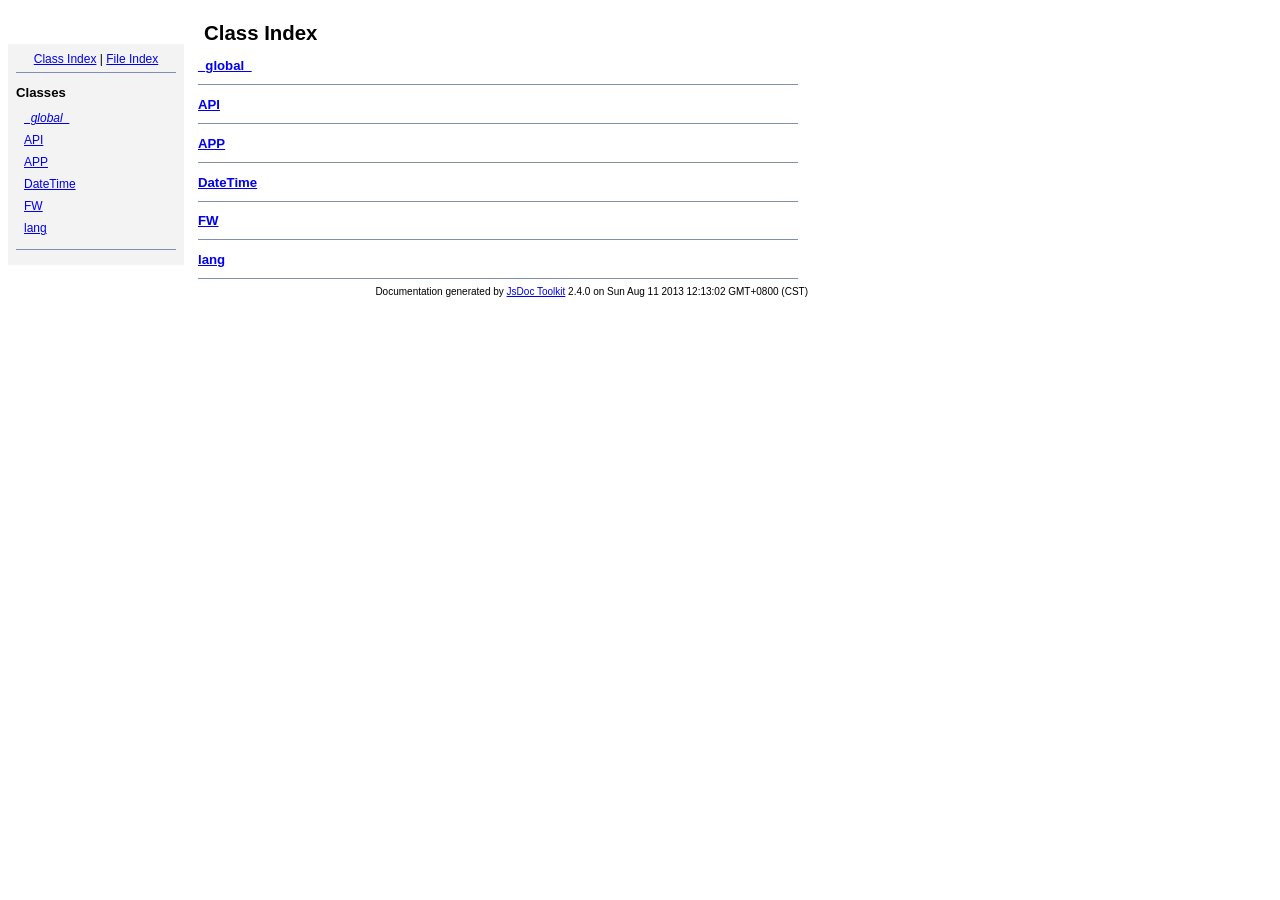
<file: breeze/doc/index.html>
<!DOCTYPE html PUBLIC "-//W3C//DTD XHTML 1.0 Transitional//EN"
        "http://www.w3.org/TR/xhtml1/DTD/xhtml1-transitional.dtd">
<html xmlns="http://www.w3.org/1999/xhtml" xml:lang="en" lang="en">
	<head>
		<meta http-equiv="content-type" content="text/html; charset=UTF-8" />
		
		<title>JsDoc Reference - Index</title>
		<meta name="generator" content="JsDoc Toolkit" />
		
		<style type="text/css">
		/* default.css */
body
{
	font: 12px "Lucida Grande", Tahoma, Arial, Helvetica, sans-serif;
	width: 800px;
}

.header
{
	clear: both;
	background-color: #ccc;
	padding: 8px;
}

h1
{
	font-size: 150%;
	font-weight: bold;
	padding: 0;
	margin: 1em 0 0 .3em;
}

hr
{
	border: none 0;
	border-top: 1px solid #7F8FB1;
	height: 1px;
}

pre.code
{
	display: block;
	padding: 8px;
	border: 1px dashed #ccc;
}

#index
{
	margin-top: 24px;
	float: left;
	width: 160px;
	position: absolute;
	left: 8px;
	background-color: #F3F3F3;
	padding: 8px;
}

#content
{
	margin-left: 190px;
	width: 600px;
}

.classList
{
	list-style-type: none;
	padding: 0;
	margin: 0 0 0 8px;
	font-family: arial, sans-serif;
	font-size: 1em;
	overflow: auto;
}

.classList li
{
	padding: 0;
	margin: 0 0 8px 0;
}

.summaryTable { width: 100%; }

h1.classTitle
{
	font-size:170%;
	line-height:130%;
}

h2 { font-size: 110%; }
caption, div.sectionTitle
{
	background-color: #7F8FB1;
	color: #fff;
	font-size:130%;
	text-align: left;
	padding: 2px 6px 2px 6px;
	border: 1px #7F8FB1 solid;
}

div.sectionTitle { margin-bottom: 8px; }
.summaryTable thead { display: none; }

.summaryTable td
{
	vertical-align: top;
	padding: 4px;
	border-bottom: 1px #7F8FB1 solid;
	border-right: 1px #7F8FB1 solid;
}

/*col#summaryAttributes {}*/
.summaryTable td.attributes
{
	border-left: 1px #7F8FB1 solid;
	width: 140px;
	text-align: right;
}

td.attributes, .fixedFont
{
	line-height: 15px;
	color: #002EBE;
	font-family: "Courier New",Courier,monospace;
	font-size: 13px;
}

.summaryTable td.nameDescription
{
	text-align: left;
	font-size: 13px;
	line-height: 15px;
}

.summaryTable td.nameDescription, .description
{
	line-height: 15px;
	padding: 4px;
	padding-left: 4px;
}

.summaryTable { margin-bottom: 8px; }

ul.inheritsList
{
	list-style: square;
	margin-left: 20px;
	padding-left: 0;
}

.detailList {
	margin-left: 20px; 
	line-height: 15px;
}
.detailList dt { margin-left: 20px; }

.detailList .heading
{
	font-weight: bold;
	padding-bottom: 6px;
	margin-left: 0;
}

.light, td.attributes, .light a:link, .light a:visited
{
	color: #777;
	font-style: italic;
}

.fineprint
{
	text-align: right;
	font-size: 10px;
}
		</style>
	</head>
	
	<body>
		<div id="header">
</div>
		
		<div id="index">
			<div align="center"><a href="index.html">Class Index</a>
| <a href="files.html">File Index</a></div>
<hr />
<h2>Classes</h2>
<ul class="classList">
	
	<li><i><a href="symbols/_global_.html">_global_</a></i></li>
	
	<li><a href="symbols/API.html">API</a></li>
	
	<li><a href="symbols/APP.html">APP</a></li>
	
	<li><a href="symbols/DateTime.html">DateTime</a></li>
	
	<li><a href="symbols/FW.html">FW</a></li>
	
	<li><a href="symbols/lang.html">lang</a></li>
	
</ul>
<hr />
		</div>
		
		<div id="content">
			<h1 class="classTitle">Class Index</h1>
			
			
			<div>
				<h2><a href="symbols/_global_.html">_global_</a></h2>
				
			</div>
			<hr />
			
			<div>
				<h2><a href="symbols/API.html">API</a></h2>
				
			</div>
			<hr />
			
			<div>
				<h2><a href="symbols/APP.html">APP</a></h2>
				
			</div>
			<hr />
			
			<div>
				<h2><a href="symbols/DateTime.html">DateTime</a></h2>
				
			</div>
			<hr />
			
			<div>
				<h2><a href="symbols/FW.html">FW</a></h2>
				
			</div>
			<hr />
			
			<div>
				<h2><a href="symbols/lang.html">lang</a></h2>
				
			</div>
			<hr />
			
			
		</div>
		<div class="fineprint" style="clear:both">
			
			Documentation generated by <a href="http://code.google.com/p/jsdoc-toolkit/" target="_blankt">JsDoc Toolkit</a> 2.4.0 on Sun Aug 11 2013 12:13:02 GMT+0800 (CST)
		</div>
	</body>
</html>
</file>
<file: breeze/ace/assets/css/ace.min.css>
html{min-height:100%;position:relative}body{padding-bottom:0;background-color:#e4e6e9;min-height:100%;font-family:'Open Sans';font-size:13px;color:#393939;line-height:1.5}body.navbar-fixed{padding-top:45px}body.breadcrumbs-fixed{padding-top:86px}.main-container{position:static;padding:0}.main-container:after{background-color:#FFF;bottom:0;content:"";display:block;max-width:inherit;position:fixed;top:0;width:100%;z-index:-2}@media(min-width:768px){.container.main-container:after{-webkit-box-shadow:0 0 0 1px rgba(0,0,0,0.1);box-shadow:0 0 0 1px rgba(0,0,0,0.1)}}.main-container>.main-container-inner{position:relative}.container.main-container .sidebar.sidebar-fixed,.container.main-container .sidebar.sidebar-fixed:before{left:auto}.main-content{margin-left:190px;margin-right:0;margin-top:0;min-height:100%;padding:0}.page-content{background:#fff;margin:0;padding:8px 20px 24px}.page-header{margin:0 0 12px;border-bottom:1px dotted #e2e2e2;padding-bottom:16px;padding-top:7px}.page-header h1{padding:0;margin:0 8px;font-size:24px;font-weight:lighter;color:#2679b5}.page-header h1 small{margin:0 6px;font-size:14px;font-weight:normal;color:#8089a0}[class*=" icon-"],[class^="icon-"]{display:inline-block;text-align:center}a:focus,a:active{text-decoration:none}h1{font-size:32px;font-weight:normal;font-family:"Open Sans","Helvetica Neue",Helvetica,Arial,sans-serif}h1.smaller{font-size:31px}h1.bigger{font-size:33px}h1.block{margin-bottom:16px}h2{font-size:26px;font-weight:normal;font-family:"Open Sans","Helvetica Neue",Helvetica,Arial,sans-serif}h2.smaller{font-size:25px}h2.bigger{font-size:27px}h2.block{margin-bottom:16px}h3{font-size:22px;font-weight:normal;font-family:"Open Sans","Helvetica Neue",Helvetica,Arial,sans-serif}h3.smaller{font-size:21px}h3.bigger{font-size:23px}h3.block{margin-bottom:16px}h4{font-size:18px;font-weight:normal;font-family:"Open Sans","Helvetica Neue",Helvetica,Arial,sans-serif}h4.smaller{font-size:17px}h4.bigger{font-size:19px}h4.block{margin-bottom:16px}h5{font-size:15px;font-weight:normal;font-family:"Open Sans","Helvetica Neue",Helvetica,Arial,sans-serif}h5.smaller{font-size:14px}h5.bigger{font-size:16px}h5.block{margin-bottom:16px}h6{font-size:13px;font-weight:normal;font-family:"Open Sans","Helvetica Neue",Helvetica,Arial,sans-serif}h6.smaller{font-size:12px}h6.bigger{font-size:14px}h6.block{margin-bottom:16px}ul,ol{margin:0 0 10px 25px;padding:0}ul.margin-5,ol.margin-5{margin-left:5px}ul.margin-10,ol.margin-10{margin-left:10px}ul.margin-15,ol.margin-15{margin-left:15px}ul.margin-20,ol.margin-20{margin-left:20px}li>ul,li>ol{margin-left:18px}.list-unstyled,.list-inline{margin-left:0}.list-unstyled>li>[class*="icon-"]:first-child,.list-inline>li>[class*="icon-"]:first-child{width:18px;text-align:center}.spaced>li{margin-top:9px;margin-bottom:9px}.spaced2>li{margin-top:15px;margin-bottom:15px}li.divider{margin-top:3px;margin-bottom:3px;height:0;font-size:0}.spaced>li.divider{margin-top:5px;margin-bottom:5px}.spaced2>li.divider{margin-top:8px;margin-bottom:8px}li.divider:before{content:"";display:inline-block}blockquote,blockquote.pull-right{border-color:#e5eaf1}.modal-content{border-radius:0;-webkit-box-shadow:none;box-shadow:none}.modal-footer{padding-top:12px;padding-bottom:14px;border-top-color:#e4e9ee;-webkit-box-shadow:none;box-shadow:none;background-color:#eff3f8}.modal-header .close{font-size:32px}.well{border-radius:0}.well h1,.well h2,.well h3,.well h4,.well h5,.well h6{margin-top:0}.well h1,.well h2,.well h3{line-height:36px}.alert{font-size:14px;border-radius:0}.alert .close{font-size:16px}.alert-block p+p{margin-top:10px}.pagination>li>a,.pager>li>a,.pagination>li>span,.pager>li>span{border-width:1px;border-radius:0!important}.pagination>li>a,.pager>li>a{color:#2283c5;background-color:#fafafa;margin:0 -1px 0 0;border-color:#e0e8eb}.pagination>li>a:hover,.pager>li>a:hover{background-color:#eaeff2}.pagination>li>a:focus,.pager>li>a:focus{background-color:#eaeef2}.pagination>li.disabled>a,.pagination>li.disabled>a:hover,.pager>li.disabled>a,.pager>li.disabled>a:hover{background-color:#f9f9f9;border-color:#d9d9d9}.pagination>li.active>a,.pagination>li.active>a:hover{background-color:#6faed9;border-color:#6faed9;color:#fff;text-shadow:0 -1px 0 rgba(0,0,0,0.25)}.list-group-item{border-radius:0!important}.lighter{font-weight:lighter}.bolder{font-weight:bolder}.inline{display:inline-block!important}.block{display:block!important}.center,.align-center{text-align:center!important}.align-left{text-align:left!important}.align-right{text-align:right!important}.middle{vertical-align:middle}.align-middle{vertical-align:middle!important}.align-top{vertical-align:top!important}.align-bottom{vertical-align:bottom!important}.position-relative{position:relative}.position-absolute{position:absolute}.line-height-normal{line-height:normal!important}.line-height-1{line-height:1!important}.dark{color:#333!important}.white{color:#fff!important}.red{color:#dd5a43!important}.light-red{color:#f77!important}.blue{color:#478fca!important}.light-blue{color:#93cbf9!important}.green{color:#69aa46!important}.light-green{color:#b0d877!important}.orange{color:#ff892a!important}.light-orange{color:#fcac6f!important}.orange2{color:#feb902!important}.purple{color:#a069c3!important}.pink{color:#c6699f!important}.pink2{color:#d6487e!important}.brown{color:#a52a2a!important}.grey{color:#777!important}.light-grey{color:#bbb!important}.bigger-110{font-size:110%}.bigger-120{font-size:120%}.bigger-130{font-size:130%}.bigger-140{font-size:140%}.bigger-150{font-size:150%}.bigger-160{font-size:160%}.bigger-170{font-size:170%}.bigger-180{font-size:180%}.bigger-190{font-size:190%}.bigger-200{font-size:200%}.bigger-210{font-size:210%}.bigger-220{font-size:220%}.bigger-230{font-size:230%}.bigger-240{font-size:240%}.bigger-250{font-size:250%}.bigger-260{font-size:260%}.bigger-270{font-size:270%}.bigger-280{font-size:280%}.bigger-290{font-size:290%}.bigger-300{font-size:300%}.bigger-125{font-size:125%}.bigger-175{font-size:175%}.bigger-225{font-size:225%}.bigger-275{font-size:275%}.smaller-90{font-size:90%}.smaller-80{font-size:80%}.smaller-70{font-size:70%}.smaller-60{font-size:60%}.smaller-50{font-size:50%}.smaller-40{font-size:40%}.smaller-30{font-size:30%}.smaller-20{font-size:20%}.smaller-75{font-size:75%}.width-20{width:20%!important}.width-25{width:25%!important}.width-30{width:30%!important}.width-35{width:35%!important}.width-40{width:40%!important}.width-45{width:45%!important}.width-50{width:50%!important}.width-55{width:55%!important}.width-60{width:60%!important}.width-65{width:65%!important}.width-70{width:70%!important}.width-75{width:75%!important}.width-80{width:80%!important}.width-85{width:85%!important}.width-90{width:90%!important}.width-95{width:95%!important}.width-100{width:100%!important}.width-48{width:48%!important}.width-auto{width:auto!important}.height-auto{height:auto!important}.no-padding{padding:0!important}.no-padding-bottom{padding-bottom:0!important}.no-padding-top{padding-top:0!important}.no-padding-left{padding-left:0!important}.no-padding-right{padding-right:0!important}.no-margin{margin:0!important}.no-margin-bottom{margin-bottom:0!important}.no-margin-top{margin-top:0!important}.no-margin-left{margin-left:0!important}.no-margin-right{margin-right:0!important}.no-border{border:0}.no-border-bottom{border-bottom:0}.no-border-top{border-top:0}.no-border-left{border-left:none}.no-border-right{border-right:0}.no-underline{text-decoration:none!important}.no-hover-underline:hover{text-decoration:none!important}.no-shadow,.no-box-shadow{-webkit-box-shadow:none!important;box-shadow:none!important}.no-text-shadow{text-shadow:none!important}.overflow-hidden{overflow:hidden!important}.overflow-auto{overflow:auto!important}.overflow-scroll{overflow:scroll!important}.overflow-visible{overflow:visible!important}.hr{display:block;height:0;overflow:hidden;font-size:0;border-top:1px solid #e3e3e3;margin:12px 0}.hr-double{height:3px;border-top:1px solid #e3e3e3;border-bottom:1px solid #e3e3e3}.hr.dotted,.hr-dotted{border-top-style:dotted}.hr-double.dotted{border-bottom-style:dotted}.hr-32,.hr32{margin:32px 0}.hr-30,.hr30{margin:30px 0}.hr-28,.hr28{margin:28px 0}.hr-26,.hr26{margin:26px 0}.hr-24,.hr24{margin:24px 0}.hr-22,.hr22{margin:22px 0}.hr-20,.hr20{margin:20px 0}.hr-18,.hr18{margin:18px 0}.hr-16,.hr16{margin:16px 0}.hr-14,.hr14{margin:14px 0}.hr-12,.hr12{margin:12px 0}.hr-10,.hr10{margin:10px 0}.hr-8,.hr8{margin:8px 0}.hr-6,.hr6{margin:6px 0}.hr-4,.hr4{margin:4px 0}.hr-2,.hr2{margin:2px 0}.space{max-height:1px;min-height:1px;overflow:hidden;margin:12px 0}.vspace-xs,.vspace-sm,.vspace-md,.vspace-lg{max-height:1px;min-height:1px;overflow:hidden;display:none;margin:12px 0}.space-32{max-height:1px;min-height:1px;overflow:hidden;margin:12px 0;margin:32px 0 31px}.vspace-32,.vspace-xs-32,.vspace-sm-32,.vspace-md-32,.vspace-lg-32{max-height:1px;min-height:1px;overflow:hidden;margin:12px 0;margin:32px 0 31px 0}.space-30{max-height:1px;min-height:1px;overflow:hidden;margin:12px 0;margin:30px 0 29px}.vspace-30,.vspace-xs-30,.vspace-sm-30,.vspace-md-30,.vspace-lg-30{max-height:1px;min-height:1px;overflow:hidden;margin:12px 0;margin:30px 0 29px 0}.space-28{max-height:1px;min-height:1px;overflow:hidden;margin:12px 0;margin:28px 0 27px}.vspace-28,.vspace-xs-28,.vspace-sm-28,.vspace-md-28,.vspace-lg-28{max-height:1px;min-height:1px;overflow:hidden;margin:12px 0;margin:28px 0 27px 0}.space-26{max-height:1px;min-height:1px;overflow:hidden;margin:12px 0;margin:26px 0 25px}.vspace-26,.vspace-xs-26,.vspace-sm-26,.vspace-md-26,.vspace-lg-26{max-height:1px;min-height:1px;overflow:hidden;margin:12px 0;margin:26px 0 25px 0}.space-24{max-height:1px;min-height:1px;overflow:hidden;margin:12px 0;margin:24px 0 23px}.vspace-24,.vspace-xs-24,.vspace-sm-24,.vspace-md-24,.vspace-lg-24{max-height:1px;min-height:1px;overflow:hidden;margin:12px 0;margin:24px 0 23px 0}.space-22{max-height:1px;min-height:1px;overflow:hidden;margin:12px 0;margin:22px 0 21px}.vspace-22,.vspace-xs-22,.vspace-sm-22,.vspace-md-22,.vspace-lg-22{max-height:1px;min-height:1px;overflow:hidden;margin:12px 0;margin:22px 0 21px 0}.space-20{max-height:1px;min-height:1px;overflow:hidden;margin:12px 0;margin:20px 0 19px}.vspace-20,.vspace-xs-20,.vspace-sm-20,.vspace-md-20,.vspace-lg-20{max-height:1px;min-height:1px;overflow:hidden;margin:12px 0;margin:20px 0 19px 0}.space-18{max-height:1px;min-height:1px;overflow:hidden;margin:12px 0;margin:18px 0 17px}.vspace-18,.vspace-xs-18,.vspace-sm-18,.vspace-md-18,.vspace-lg-18{max-height:1px;min-height:1px;overflow:hidden;margin:12px 0;margin:18px 0 17px 0}.space-16{max-height:1px;min-height:1px;overflow:hidden;margin:12px 0;margin:16px 0 15px}.vspace-16,.vspace-xs-16,.vspace-sm-16,.vspace-md-16,.vspace-lg-16{max-height:1px;min-height:1px;overflow:hidden;margin:12px 0;margin:16px 0 15px 0}.space-14{max-height:1px;min-height:1px;overflow:hidden;margin:12px 0;margin:14px 0 13px}.vspace-14,.vspace-xs-14,.vspace-sm-14,.vspace-md-14,.vspace-lg-14{max-height:1px;min-height:1px;overflow:hidden;margin:12px 0;margin:14px 0 13px 0}.space-12{max-height:1px;min-height:1px;overflow:hidden;margin:12px 0;margin:12px 0 11px}.vspace-12,.vspace-xs-12,.vspace-sm-12,.vspace-md-12,.vspace-lg-12{max-height:1px;min-height:1px;overflow:hidden;margin:12px 0;margin:12px 0 11px 0}.space-10{max-height:1px;min-height:1px;overflow:hidden;margin:12px 0;margin:10px 0 9px}.vspace-10,.vspace-xs-10,.vspace-sm-10,.vspace-md-10,.vspace-lg-10{max-height:1px;min-height:1px;overflow:hidden;margin:12px 0;margin:10px 0 9px 0}.space-8{max-height:1px;min-height:1px;overflow:hidden;margin:12px 0;margin:8px 0 7px}.vspace-8,.vspace-xs-8,.vspace-sm-8,.vspace-md-8,.vspace-lg-8{max-height:1px;min-height:1px;overflow:hidden;margin:12px 0;margin:8px 0 7px 0}.space-6{max-height:1px;min-height:1px;overflow:hidden;margin:12px 0;margin:6px 0 5px}.vspace-6,.vspace-xs-6,.vspace-sm-6,.vspace-md-6,.vspace-lg-6{max-height:1px;min-height:1px;overflow:hidden;margin:12px 0;margin:6px 0 5px 0}.space-4{max-height:1px;min-height:1px;overflow:hidden;margin:12px 0;margin:4px 0 3px}.vspace-4,.vspace-xs-4,.vspace-sm-4,.vspace-md-4,.vspace-lg-4{max-height:1px;min-height:1px;overflow:hidden;margin:12px 0;margin:4px 0 3px 0}.space-2{max-height:1px;min-height:1px;overflow:hidden;margin:12px 0;margin:2px 0 1px}.vspace-2,.vspace-xs-2,.vspace-sm-2,.vspace-md-2,.vspace-lg-2{max-height:1px;min-height:1px;overflow:hidden;margin:12px 0;margin:2px 0 1px 0}.header{line-height:28px;margin-bottom:16px;margin-top:18px;padding-bottom:4px;border-bottom:1px solid #CCC}.header.blue{border-bottom-color:#d5e3ef}.header.green{border-bottom-color:#cce2c1}.header.purple{border-bottom-color:#e0d1ea}.header.orange{border-bottom-color:#fdd0ac}.header.orange2{border-bottom-color:#fbd36b}.header.red{border-bottom-color:#f3cdc6}.header.grey{border-bottom-color:#c3c3c3}.header.pink{border-bottom-color:#f2e0eb}.header.pink2{border-bottom-color:#e69eb9}.header.light-blue{border-bottom-color:#dceefc}.header.light-red{border-bottom-color:#fec5c5}.header.light-green{border-bottom-color:#d2e7b5}.header.brown{border-bottom-color:#df9393}.header>[class*="icon-"]{margin-right:2px}.no-radius{border-radius:0!important}.action-buttons a{margin:0 3px;display:inline-block;opacity:.85;-webkit-transition:all .1s;transition:all .1s}.action-buttons a:hover{text-decoration:none;-moz-transform:scale(1.2);-webkit-transform:scale(1.2);-o-transform:scale(1.2);-ms-transform:scale(1.2);transform:scale(1.2);opacity:1}.navbar{margin-bottom:0}.navbar{margin-left:0;margin-right:0;border:0;-webkit-box-shadow:none;box-shadow:none;border-radius:0;margin:0;padding-left:0;padding-right:0;min-height:45px;position:relative;background:#438eb9}.navbar>.container{padding-left:0;padding-right:0}.navbar .navbar-text,.navbar .navbar-link{color:#fff}.navbar .navbar-brand{color:#fff;font-size:24px;text-shadow:none;padding-top:10px;padding-bottom:10px}.navbar .navbar-brand:hover,.navbar .navbar-brand:focus{color:#fff}.navbar .navbar-header{margin:0!important}.navbar .navbar-nav>li>a,.navbar .navbar-nav>li>a:hover,.navbar .navbar-nav>li>a:focus{font-size:13px;text-shadow:none;color:#fff}.navbar-fixed-top,.navbar-fixed-bottom{position:fixed}.navbar-container{padding-left:10px;padding-right:20px}.navbar-container.container{padding-left:0;padding-right:0}.ace-nav{height:100%;margin:0!important}.ace-nav>li{line-height:45px;height:45px;border-left:1px solid #DDD;padding:0;position:relative;float:left!important}.ace-nav>li:first-child{border-left:none}.ace-nav>li>a{background-color:#2e6589;color:#FFF;display:block;line-height:inherit;text-align:center;height:100%;width:auto;min-width:50px;padding:0 8px;position:relative}.ace-nav>li>a>[class*="icon-"]{font-size:16px;color:#FFF;display:inline-block;width:20px;text-align:center}.ace-nav>li>a>.badge{position:relative;top:-4px;left:2px;padding-right:5px;padding-left:5px}.ace-nav>li>a:hover,.ace-nav>li>a:focus{background-color:#2c5976}.ace-nav>li.open>a{background-color:#2c5976!important}.ace-nav>li.open>a{color:#FFF!important}.ace-nav>li.grey>a{background-color:#555}.ace-nav>li.grey>a:hover,.ace-nav>li.grey>a:focus{background-color:#4b4b4b}.ace-nav>li.open.grey>a{background-color:#4b4b4b!important}.ace-nav>li.purple>a{background-color:#892e65}.ace-nav>li.purple>a:hover,.ace-nav>li.purple>a:focus{background-color:#762c59}.ace-nav>li.open.purple>a{background-color:#762c59!important}.ace-nav>li.green>a{background-color:#2e8965}.ace-nav>li.green>a:hover,.ace-nav>li.green>a:focus{background-color:#2c7659}.ace-nav>li.open.green>a{background-color:#2c7659!important}.ace-nav>li.light-blue>a{background-color:#62a8d1}.ace-nav>li.light-blue>a:hover,.ace-nav>li.light-blue>a:focus{background-color:#579ec8}.ace-nav>li.open.light-blue>a{background-color:#579ec8!important}.ace-nav>li.light-blue2>a{background-color:#42a8e1}.ace-nav>li.light-blue2>a:hover,.ace-nav>li.light-blue2>a:focus{background-color:#359fd9}.ace-nav>li.open.light-blue2>a{background-color:#359fd9!important}.ace-nav>li.red>a{background-color:#b74635}.ace-nav>li.red>a:hover,.ace-nav>li.red>a:focus{background-color:#a34335}.ace-nav>li.open.red>a{background-color:#a34335!important}.ace-nav>li.light-green>a{background-color:#9abc32}.ace-nav>li.light-green>a:hover,.ace-nav>li.light-green>a:focus{background-color:#8ba832}.ace-nav>li.open.light-green>a{background-color:#8ba832!important}.ace-nav>li.light-purple>a{background-color:#cb6fd7}.ace-nav>li.light-purple>a:hover,.ace-nav>li.light-purple>a:focus{background-color:#c263ce}.ace-nav>li.open.light-purple>a{background-color:#c263ce!important}.ace-nav>li.light-orange>a{background-color:#f79263}.ace-nav>li.light-orange>a:hover,.ace-nav>li.light-orange>a:focus{background-color:#f28653}.ace-nav>li.open.light-orange>a{background-color:#f28653!important}.ace-nav>li.light-pink>a{background-color:#f4dae5}.ace-nav>li.light-pink>a:hover,.ace-nav>li.light-pink>a:focus{background-color:#eeccda}.ace-nav>li.open.light-pink>a{background-color:#eeccda!important}.ace-nav>li.dark>a{background-color:#404040}.ace-nav>li.dark>a:hover,.ace-nav>li.dark>a:focus{background-color:#363636}.ace-nav>li.open.dark>a{background-color:#363636!important}.ace-nav>li.white-opaque>a{background-color:rgba(255,255,255,0.8)}.ace-nav>li.white-opaque>a:hover,.ace-nav>li.white-opaque>a:focus{background-color:rgba(245,245,245,0.8)}.ace-nav>li.open.white-opaque>a{background-color:rgba(245,245,245,0.8)!important}.ace-nav>li.dark-opaque>a{background-color:rgba(0,0,0,0.2)}.ace-nav>li.dark-opaque>a:hover,.ace-nav>li.dark-opaque>a:focus{background-color:rgba(0,0,0,0.2)}.ace-nav>li.open.dark-opaque>a{background-color:rgba(0,0,0,0.2)!important}.ace-nav>li.margin-4{margin-left:4px}.ace-nav>li.margin-3{margin-left:3px}.ace-nav>li.margin-2{margin-left:2px}.ace-nav>li.margin-1{margin-left:1px}.ace-nav>li.no-border{border:none!important}.ace-nav>li .dropdown-menu{z-index:1031}.ace-nav .nav-user-photo{margin:-4px 8px 0 0;border-radius:100%;border:2px solid #FFF;max-width:40px}.ace-nav li:last-child a [class^="icon-"]{display:inline-block;width:1.25em;text-align:center}@media only screen and (max-width:767px){.navbar-container{padding-left:0;padding-right:0}}@media only screen and (max-width:767px){.ace-nav>li:nth-last-child(4)>.dropdown-menu.pull-right{right:-80px}.ace-nav>li:nth-last-child(4)>.dropdown-menu.pull-right:before,.ace-nav>li:nth-last-child(4)>.dropdown-menu.pull-right:after{right:100px}.ace-nav>li:nth-last-child(3)>.dropdown-menu.pull-right{right:-40px}.ace-nav>li:nth-last-child(3)>.dropdown-menu.pull-right:before,.ace-nav>li:nth-last-child(3)>.dropdown-menu.pull-right:after{right:60px}.user-menu.dropdown-close.pull-right{right:0!important}}@media only screen and (max-width:480px){.ace-nav>li:nth-last-child(4)>.dropdown-menu.pull-right{right:-120px}.ace-nav>li:nth-last-child(4)>.dropdown-menu.pull-right:before,.ace-nav>li:nth-last-child(4)>.dropdown-menu.pull-right:after{right:140px}.ace-nav>li:nth-last-child(3)>.dropdown-menu.pull-right{right:-80px}.ace-nav>li:nth-last-child(3)>.dropdown-menu.pull-right:before,.ace-nav>li:nth-last-child(3)>.dropdown-menu.pull-right:after{right:100px}.ace-nav>li:nth-last-child(2)>.dropdown-menu.pull-right{right:-50px}.ace-nav>li:nth-last-child(2)>.dropdown-menu.pull-right:before,.ace-nav>li:nth-last-child(2)>.dropdown-menu.pull-right:after{right:70px}}@media only screen and (max-width:460px){.ace-nav>li:nth-last-child(4)>.dropdown-menu.pull-right{left:-5px;right:auto}.ace-nav>li:nth-last-child(4)>.dropdown-menu.pull-right:before,.ace-nav>li:nth-last-child(4)>.dropdown-menu.pull-right:after{right:auto;left:25px}.ace-nav>li:nth-last-child(3)>.dropdown-menu.pull-right{left:-60px;right:auto}.ace-nav>li:nth-last-child(3)>.dropdown-menu.pull-right:before,.ace-nav>li:nth-last-child(3)>.dropdown-menu.pull-right:after{left:80px;right:auto}.ace-nav>li:nth-last-child(2)>.dropdown-menu.pull-right{left:-110px;right:auto}.ace-nav>li:nth-last-child(2)>.dropdown-menu.pull-right:before,.ace-nav>li:nth-last-child(2)>.dropdown-menu.pull-right:after{left:130px;right:auto}}@media only screen and (max-width:460px){.navbar .navbar-header.pull-left{display:block;float:none!important}.navbar .navbar-header.pull-right{display:block;float:none!important}.ace-nav{display:block;float:none!important;text-align:center;background-color:#404040;border:1px solid #DDD;border-width:1px 0;letter-spacing:-3px}.ace-nav>li{display:inline-block;float:none!important;text-align:left;letter-spacing:normal}.ace-nav>li:first-child{border-left:1px solid #DDD}.ace-nav>li:last-child{border-right:1px solid #DDD}}@media only screen and (max-width:320px){.ace-nav>li>a{padding:0 5px!important}}.user-menu>li>a{padding:4px 12px}.user-menu>li>a>[class*="icon-"]{margin-right:6px;font-size:120%}.user-info{max-width:100px;display:inline-block;overflow:hidden;text-overflow:ellipsis;white-space:nowrap;text-align:left;vertical-align:top;line-height:15px;position:relative;top:6px}.user-info small{display:block}@media(min-width:461px) and (max-width:480px),(max-width:360px){.user-menu{padding-top:42px!important}.ace-nav .nav-user-photo{margin-right:0}.user-info{position:absolute!important;margin-top:40px;margin-left:1px;right:2px;z-index:1032;color:#777;font-size:14px;width:156px;max-width:156px;padding-left:8px;padding-right:8px;height:32px;line-height:26px!important;display:none;border-bottom:1px solid #e5e5e5;text-align:center;vertical-align:none;line-height:normal}.user-info>small{display:inline;opacity:1}li.open .user-info{display:inline-block}}.breadcrumbs{position:relative;border-bottom:1px solid #e5e5e5;background-color:#f5f5f5;min-height:41px;line-height:40px;padding:0 12px 0 0;display:block}.breadcrumbs.fixed,.breadcrumbs.breadcrumbs-fixed{position:fixed;right:0;left:190px;top:45px;z-index:1028}.breadcrumb{background-color:transparent;display:inline-block;line-height:24px;margin:0 22px 0 12px;padding:0;font-size:13px;color:#333;border-radius:0}.breadcrumb>li,.breadcrumb>li.active{color:#555}.breadcrumb>li>a{display:inline-block;padding:0 4px;color:#4c8fbd}.breadcrumb>li+li:before{font-family:FontAwesome;font-size:14px;content:"\f105";color:#b2b6bf;margin-right:2px;padding:0 5px 0 2px;position:relative;top:1px}.breadcrumb .home-icon{margin-left:4px;margin-right:2px;font-size:20px;position:relative;top:2px}@media only screen and (max-width:991px){.breadcrumb{margin-left:90px}.breadcrumbs.fixed,.breadcrumbs.breadcrumbs-fixed{position:relative!important;left:auto!important;right:auto!important;top:auto!important;z-index:auto!important}body.breadcrumbs-fixed .ace-settings-container{top:50px}}@media only screen and (max-width:480px){.breadcrumb>li>a{padding:0 1px}}@media only screen and (max-width:320px){.breadcrumb{margin-left:36px}}.container.main-container .breadcrumbs.breadcrumbs-fixed{left:auto!important;right:auto!important}@media(min-width:768px){.container.main-container .breadcrumbs.breadcrumbs-fixed{width:554px}.container.main-container .menu-min+.main-content .breadcrumbs.breadcrumbs-fixed{width:701px}}@media(min-width:992px){.container.main-container .breadcrumbs.breadcrumbs-fixed{width:774px}.container.main-container .menu-min+.main-content .breadcrumbs.breadcrumbs-fixed{width:921px}}@media(min-width:1200px){.container.main-container .breadcrumbs.breadcrumbs-fixed{width:974px}.container.main-container .menu-min+.main-content .breadcrumbs.breadcrumbs-fixed{width:1121px}}.nav-search{position:absolute;top:6px;right:22px;line-height:24px}.nav-search .form-search{margin-bottom:0}.nav-search .nav-search-input{border:1px solid #6fb3e0;width:152px;height:28px!important;border-radius:4px!important;font-size:13px;color:#666!important;z-index:11;-webkit-transition:width ease .15s;transition:width ease .15s}.nav-search .nav-search-input+.dropdown-menu{min-width:0;left:0;right:0}.nav-search .nav-search-input:focus,.nav-search .nav-search-input:hover{border-color:#6fb3e0}.nav-search .nav-search-icon{color:#6fb3e0!important;font-size:14px!important;line-height:24px!important}.nav-search.minimized .nav-search-input{width:0;opacity:0;filter:alpha(opacity=0);max-width:0}.nav-search.minimized:hover .nav-search-input,.nav-search.minimized .nav-search-btn:active+.nav-search-input,.nav-search.minimized .nav-search-input:focus,.nav-search.minimized .nav-search-input:hover,.nav-search.minimized .nav-search-input:active{opacity:1;filter:alpha(opacity=100);width:152px;max-width:152px}.nav-search.minimized .nav-search-icon{border:1px solid;border-radius:100%;background-color:#FFF;padding:0 5px!important}.nav-search.minimized:hover .nav-search-icon,.nav-search.minimized .nav-search-input:focus ~ .nav-search-icon,.nav-search.minimized .nav-search-input:hover ~ .nav-search-icon,.nav-search.minimized .nav-search-input:active ~ .nav-search-icon{border:0;border-radius:0;padding:0 3px!important}.nav-search-icon{border:0;border-radius:0;padding:0 3px!important}.sidebar>.nav-search{position:static;background-color:#fafafa;border-bottom:1px solid #DDD;text-align:center;height:35px;padding-top:6px}.sidebar>.nav-search .nav-search-input{width:162px!important;border-radius:0!important;max-width:162px!important;opacity:1!important;filter:alpha(opacity=100)!important}.sidebar>.nav-search .nav-search-input+.dropdown-menu{text-align:left}.sidebar.menu-min .nav-search .form-search{position:absolute;left:5px;z-index:14}.sidebar.menu-min .nav-search .nav-search-input{width:0!important;max-width:0!important;opacity:0!important;filter:alpha(opacity=0)!important}.sidebar.menu-min .nav-search .nav-search-input:hover,.sidebar.menu-min .nav-search .nav-search-input:focus,.sidebar.menu-min .nav-search .nav-search-input:active{width:162px!important;max-width:162px!important;opacity:1!important;filter:alpha(opacity=100)!important}.sidebar.menu-min .nav-search .nav-search-input:hover ~ #nav-search-icon,.sidebar.menu-min .nav-search .nav-search-input:focus ~ #nav-search-icon,.sidebar.menu-min .nav-search .nav-search-input:active ~ #nav-search-icon{border:0;border-radius:0;padding:0 3px!important}.sidebar.menu-min .nav-search:hover .nav-search-input{width:162px!important;max-width:162px!important;opacity:1!important;filter:alpha(opacity=100)!important}.sidebar.menu-min .nav-search:hover .nav-search-input ~ .nav-search-icon{border:0;border-radius:0;padding:0 3px!important}.sidebar.menu-min .nav-search .nav-search-icon{border:1px solid;border-radius:32px;background-color:#FFF;padding:0 5px!important}@media only screen and (max-width:767px){.nav-search{right:5px}.nav-search .nav-search-input{width:105px}.nav-search:hover .nav-search-input,.nav-search .nav-search-btn:active+.nav-search-input,.nav-search .nav-search-input:focus,.nav-search .nav-search-input:hover,.nav-search .nav-search-input:active{width:145px}}@media only screen and (max-width:480px){.nav-search .nav-search-input{width:0;opacity:0;filter:alpha(opacity=0);max-width:0}.nav-search:hover .nav-search-input,.nav-search .nav-search-btn:active+.nav-search-input,.nav-search .nav-search-input:focus,.nav-search .nav-search-input:hover,.nav-search .nav-search-input:active{opacity:1;filter:alpha(opacity=100);width:152px;max-width:152px}.nav-search .nav-search-icon{border:1px solid;border-radius:100%;background-color:#FFF;padding:0 5px!important}.nav-search:hover .nav-search-icon,.nav-search .nav-search-input:focus ~ .nav-search-icon,.nav-search .nav-search-input:hover ~ .nav-search-icon,.nav-search .nav-search-input:active ~ .nav-search-icon{border:0;border-radius:0;padding:0 3px!important}}.sidebar{width:190px;float:left;position:relative;border:1px solid #ccc;border-width:0 1px 0 0;background-color:#f2f2f2}.sidebar:before{content:"";display:block;width:190px;position:fixed;bottom:0;top:0;z-index:-1;background-color:#f2f2f2;border:1px solid #ccc;border-width:0 1px 0 0}.sidebar.fixed,.sidebar.sidebar-fixed{position:fixed;z-index:1029;top:45px;left:0}.sidebar.fixed:before,.sidebar.sidebar-fixed:before{left:0;right:auto}li [class^="icon-"],li [class*=" icon-"],.nav-list li [class^="icon-"],.nav-list li [class*=" icon-"]{width:auto}.nav-list{margin:0;padding:0;list-style:none}.nav-list .open>a,.nav-list .open>a:hover,.nav-list .open>a:focus{background-color:#fafafa}.nav-list>li>a,.nav-list .nav-header{margin:0}.nav-list>li{display:block;padding:0;margin:0;border:0;border-top:1px solid #fcfcfc;border-bottom:1px solid #e5e5e5;position:relative}.nav-list>li:first-child{border-top:0}.nav-list li>a:focus{outline:0}.nav-list>li>a{display:block;height:38px;line-height:36px;padding:0 16px 0 7px;background-color:#f9f9f9;color:#585858;text-shadow:none!important;font-size:13px;text-decoration:none}.nav-list>li>a>[class*="icon-"]:first-child{display:inline-block;vertical-align:middle;min-width:30px;text-align:center;font-size:18px;font-weight:normal;margin-right:2px}.nav-list>li>a:focus{background-color:#f9f9f9;color:#1963aa}.nav-list>li>a:hover{background-color:#FFF;color:#1963aa}.nav-list>li>a:hover:before{display:block;content:"";position:absolute;top:-1px;bottom:0;left:0;width:3px;max-width:3px;overflow:hidden;background-color:#3382af}.nav-list>li a>.arrow{display:inline-block;width:14px!important;height:14px;line-height:14px;text-shadow:none;font-size:18px;position:absolute;right:11px;top:11px;padding:0;color:#666}.nav-list>li a:hover>.arrow,.nav-list>li.active>a>.arrow,.nav-list>li.open>a>.arrow{color:#1963aa}.nav-list>li.separator{height:3px;background-color:transparent;position:static;margin:1px 0;-webkit-box-shadow:none;box-shadow:none}.nav-list>li.open>a{background-color:#fafafa;color:#1963aa}.nav-list>li.active{background-color:#fff}.nav-list>li.active>a,.nav-list>li.active>a:hover,.nav-list>li.active>a:focus,.nav-list>li.active>a:active{background-color:#fff;color:#2b7dbc;font-weight:bold;font-size:13px}.nav-list>li.active>a>[class*="icon-"]{font-weight:normal}.nav-list>li.active>a:hover:before{display:none}.nav-list>li.active:after{display:inline-block;content:"";position:absolute;right:-2px;top:-1px;bottom:0;z-index:1;border:2px solid #2b7dbc;border-width:0 2px 0 0}.nav-list>li.open{border-bottom-color:#e5e5e5}.nav-list>li.active .submenu{display:block}.nav-list>li .submenu{display:none;list-style:none;margin:0;padding:0;position:relative;background-color:#fff;border-top:1px solid #e5e5e5}.nav-list>li .submenu>li{margin-left:0;position:relative}.nav-list>li .submenu>li>a{display:block;position:relative;color:#616161;padding:7px 0 9px 37px;margin:0;border-top:1px dotted #e4e4e4}.nav-list>li .submenu>li>a:focus{text-decoration:none}.nav-list>li .submenu>li>a:hover{text-decoration:none;color:#4b88b7}.nav-list>li .submenu>li.active>a{color:#2b7dbc}.nav-list>li .submenu>li a>[class*="icon-"]:first-child{display:none;font-size:12px;font-weight:normal;width:18px;height:auto;line-height:12px;text-align:center;position:absolute;left:10px;top:11px;z-index:1;background-color:#FFF}.nav-list>li .submenu>li.active>a>[class*="icon-"]:first-child,.nav-list>li .submenu>li:hover>a>[class*="icon-"]:first-child{display:inline-block}.nav-list>li .submenu>li.active>a>[class*="icon-"]:first-child{color:#c86139}.nav-list>li>.submenu>li:before{content:"";display:inline-block;position:absolute;width:7px;left:20px;top:17px;border-top:1px dotted #9dbdd6}.nav-list>li>.submenu>li:first-child>a{border-top:1px solid #fafafa}.nav-list>li>.submenu:before{content:"";display:block;position:absolute;z-index:1;left:18px;top:0;bottom:0;border:1px dotted #9dbdd6;border-width:0 0 0 1px}.nav-list>li.active>.submenu>li:before{border-top-color:#8eb3d0}.nav-list>li.active>.submenu:before{border-left-color:#8eb3d0}.nav-list li .submenu{overflow:hidden}.nav-list li.active>a:after{display:block;content:"";position:absolute!important;right:0;top:4px;border:8px solid transparent;border-width:14px 10px;border-right-color:#2b7dbc}.nav-list li.open>a:after{display:none}.nav-list li.active.open>.submenu>li.active.open>a.dropdown-toggle:after{display:none}.nav-list li.active>.submenu>li.active>a:after{display:none}.nav-list li.active.open>.submenu>li.active>a:after{display:block}.nav-list li.active.no-active-child>a:after{display:inline-block!important}.nav-list a .badge,.nav-list a .label{font-size:12px;padding-left:6px;padding-right:6px;position:absolute;top:9px;right:11px;opacity:.88}.nav-list a .badge [class*="icon-"],.nav-list a .label [class*="icon-"]{vertical-align:middle;margin:0}.nav-list a.dropdown-toggle .badge,.nav-list a.dropdown-toggle .label{right:28px}.nav-list a:hover .badge,.nav-list a:hover .label{opacity:1}.nav-list .submenu .submenu a .badge,.nav-list .submenu .submenu a .label{top:6px}.sidebar-collapse{border-bottom:1px solid #e0e0e0;background-color:#f3f3f3;text-align:center;padding:3px 0;position:relative}.sidebar-collapse>[class*="icon-"]{display:inline-block;cursor:pointer;font-size:14px;color:#aaa;border:1px solid #bbb;padding:0 5px;line-height:18px;border-radius:16px;background-color:#fff;position:relative}.sidebar-collapse:before{content:"";display:inline-block;height:0;border-top:1px solid #e0e0e0;position:absolute;left:15px;right:15px;top:13px}.sidebar-shortcuts{background-color:#fafafa;border-bottom:1px solid #ddd;text-align:center;line-height:39px;max-height:41px;margin-bottom:0}.sidebar-shortcuts-large{padding-bottom:4px}.sidebar-shortcuts-large>.btn{width:41px;line-height:24px;margin-top:-2px;padding:0;border-width:4px;text-align:center}.sidebar-shortcuts-large>.btn>[class*="icon-"]{margin:0}.sidebar-shortcuts-mini{display:none;font-size:0;width:42px;line-height:18px;padding-top:2px;padding-bottom:2px;background-color:#fff}.sidebar-shortcuts-mini>.btn{border-width:0!important;font-size:0;line-height:0;padding:8px!important;margin:0 1px;border-radius:0!important;opacity:.85;filter:alpha(opacity=85)}@media screen and (-webkit-min-device-pixel-ratio:0){::safari-only,.sidebar-shortcuts-mini>.btn{margin:0}}.nav-list>li>.submenu li>.submenu{border-top:0;background-color:transparent;display:none}.nav-list>li>.submenu li.active>.submenu{display:block}.nav-list>li>.submenu a>.arrow{right:11px;top:10px;font-size:16px;color:#6b828e}.nav-list>li>.submenu .open>a,.nav-list>li>.submenu .open>a:hover,.nav-list>li>.submenu .open>a:focus{background-color:transparent;border-color:#e4e4e4}.nav-list>li>.submenu li>.submenu>li>a>.arrow{right:12px;top:9px}.nav-list>li>.submenu li>.submenu>li{line-height:16px}.nav-list>li>.submenu li>.submenu>li:before{display:none}.nav-list>li>.submenu li>.submenu>li>a{margin-left:20px;padding-left:22px}.nav-list>li>.submenu li>.submenu>li>.submenu>li>a{margin-left:20px;padding-left:38px}.nav-list>li>.submenu li>.submenu>li a>[class*="icon-"]:first-child{display:inline-block;color:inherit;font-size:14px;position:static;background-color:transparent;margin-right:1px}.nav-list>li>.submenu li>.submenu>li a{font-size:13px;color:#777}.nav-list>li>.submenu li>.submenu>li a:hover{color:#316292;text-decoration:underline}.nav-list>li>.submenu li>.submenu>li a:hover [class*="icon-"]{text-decoration:none;color:#316292}.nav-list>li>.submenu li.open>a{color:#25639e}.nav-list>li>.submenu li.open>a>[class*="icon-"]:first-child{display:inline-block}.nav-list>li>.submenu li.open>a .arrow{color:#25639e}.nav-list>li>.submenu li>.submenu li.open>a{color:#25639e}.nav-list>li>.submenu li>.submenu li.open>a>[class*="icon-"]:first-child{display:inline-block;color:#1963aa}.nav-list>li>.submenu li>.submenu li.open>a .arrow{color:#25639e}.nav-list>li>.submenu li>.submenu li.active>a{color:#347cb3}.nav-list>li>.submenu li>.submenu li.active>a>[class*="icon-"]:first-child{display:inline-block;color:#347cb3}.nav-list>li.active.open li.active>a:after{top:2px;border-width:14px 8px}.nav-list>li.active.open li.active.open li.active>a:after{top:0}.menu-min.sidebar{width:43px}.menu-min.sidebar:before{width:43px}.menu-min.sidebar+.main-content{margin-left:43px}.menu-min.sidebar+.main-content .breadcrumbs.fixed,.menu-min.sidebar+.main-content .breadcrumbs.breadcrumbs-fixed{left:43px}.menu-min .nav-list a .badge,.menu-min .nav-list a .label{position:relative;top:-1px;right:auto;left:4px}.menu-min .nav-list .submenu .submenu a .badge,.menu-min .nav-list .submenu .submenu a .label{top:0}.menu-min .nav-list>li>a{position:relative}.menu-min .nav-list>li>a>.menu-text{display:none;position:absolute;left:42px;top:-2px;width:174px;height:40px;line-height:38px;background-color:#f5f5f5;z-index:121;-webkit-box-shadow:2px 1px 2px 0 rgba(0,0,0,0.2);box-shadow:2px 1px 2px 0 rgba(0,0,0,0.2);border:1px solid #ccc;padding-left:12px}.menu-min .nav-list>li>a.dropdown-toggle>.menu-text{-webkit-box-shadow:none;box-shadow:none;border:0;top:-1px;left:43px;width:174px;border-bottom:1px solid #ddd}.menu-min .nav-list>li>a .arrow{display:none}.menu-min .nav-list>li>a:hover:before{width:2px}.menu-min .nav-list>li:hover>a{color:#1963aa}.menu-min .nav-list>li:hover>a>.menu-text{display:block}.menu-min .nav-list>li.active>a>.menu-text{border-left-color:#1963aa}.menu-min .nav-list>li.open>a{background-color:#fafafa;color:#585858}.menu-min .nav-list>li.open.active>a{background-color:#fff}.menu-min .nav-list>li.open:hover>a{color:#1963aa}.menu-min .nav-list>li.active>a{color:#2b7dbc}.menu-min .nav-list>li.active>a:after{border-width:10px 6px;top:8px}.menu-min .nav-list>li.active.open>a:after{display:block}.menu-min .nav-list>li.active.open li.active>a:after{display:none}.menu-min .nav-list>li>.submenu{background:#fff;position:absolute;z-index:120;left:42px;top:-2px;width:176px;border:1px solid #ccc;-webkit-box-shadow:2px 1px 2px 0 rgba(0,0,0,0.2);box-shadow:2px 1px 2px 0 rgba(0,0,0,0.2);padding-top:40px;padding-bottom:2px;display:none!important}.menu-min .nav-list>li>.submenu:before{display:none}.menu-min .nav-list>li>.submenu li:before{display:none}.menu-min .nav-list>li>.submenu li>a{margin-left:0;padding-left:24px}.menu-min .nav-list>li>.submenu li>a>[class*="icon-"]:first-child{left:4px}.menu-min .nav-list>li:hover>.submenu{display:block!important}.menu-min .nav-list>li.active>.submenu{border-left-color:#2b7dbc}.menu-min .sidebar-shortcuts{position:relative}.menu-min .sidebar-shortcuts-mini{display:block}.menu-min .sidebar-shortcuts-large{display:none;position:absolute;z-index:20;top:-1px;left:42px;width:182px;padding:0 2px 1px;background-color:#fff;-webkit-box-shadow:2px 1px 2px 0 rgba(0,0,0,0.2);box-shadow:2px 1px 2px 0 rgba(0,0,0,0.2);border:1px solid #ccc}.menu-min .sidebar-shortcuts:hover .sidebar-shortcuts-large{display:block}.menu-min .sidebar-collapse:before{left:5px;right:5px}.menu-min .sidebar-collapse>[class*="icon-"]{font-size:13px;padding:0 4px;line-height:15px;border-width:1px;border-color:#aeaeae}.menu-min .nav-list>li>.submenu li>.submenu>li>a{margin-left:0;padding-left:30px}.menu-min .nav-list>li>.submenu li>.submenu>li>.submenu>li>a{margin-left:0;padding-left:45px}.menu-min .nav-list>li>.submenu li.active>a:after{display:none}.menu-min .nav-list li.active.open>.submenu>li.active>a:after{display:none}.menu-toggler{display:none}@media only screen and (max-width:991px){.sidebar:before{display:none}.sidebar{display:none;float:none;position:absolute;z-index:999;left:0;bottom:auto;top:auto!important;margin-top:40px;border:1px solid #CCC;border-left-width:0;box-shadow:2px 1px 2px 0 rgba(0,0,0,0.2)}.sidebar.display{display:block}.menu-toggler{display:inline-block;position:absolute;left:0;z-index:998;width:52px;height:32px;margin-right:2px;line-height:normal;padding-left:33px;padding-top:7px;padding-bottom:1px;font-size:13px;font-weight:bold;text-transform:uppercase;background-color:#444;color:#f3f3f3;-webkit-box-sizing:content-box;-moz-box-sizing:content-box;box-sizing:content-box}.menu-toggler:hover{text-decoration:none}.menu-toggler:before{border-top:1px solid #87b87f;border-bottom:1px solid #6fb3e0;height:2px;width:24px;content:"";position:absolute;z-index:11;top:13px;left:4px;-webkit-transition:all .1s ease;transition:all .1s ease;-o-transition:none;-webkit-box-sizing:content-box;-moz-box-sizing:content-box;box-sizing:content-box}.menu-toggler:after{border-top:1px solid #ffa24d;border-bottom:1px solid #d15b47;content:"";height:2px;width:24px;position:absolute;top:19px;left:4px;-webkit-transition:all .1s ease;transition:all .1s ease;-o-transition:none;-webkit-box-sizing:content-box;-moz-box-sizing:content-box;box-sizing:content-box}.menu-toggler.display:before{height:4px;top:8px;border-width:2px}.menu-toggler.display:after{height:4px;top:20px;border-width:2px}.menu-toggler>.menu-text{display:block;position:absolute;bottom:-18px;left:0;border:1px solid transparent;border-width:9px 42px;border-top-color:#444}.menu-toggler>.menu-text:after{display:block;color:#FFF;content:"MENU";position:absolute;left:-8px;top:-41px}.nav-list>li.active:after{display:none}.nav-list li.active>a:after{display:none}.nav-list li.active.open>.submenu>li.active>a:after{display:none}.menu-min .nav-list>li.active:after{display:block}.menu-min .nav-list>li.active>a:after{display:block}}@media only screen and (max-width:320px){.menu-toggler{width:0}.menu-toggler>.menu-text{border-width:7px 16px;bottom:-14px}.menu-toggler>.menu-text:after{font-size:9px;font-weight:normal;color:#FFF;position:absolute;left:-13px;top:-42px}.menu-toggler:before,.menu-toggler:after{margin-top:8px}.menu-toggler.display:before,.menu-toggler.display:after{height:2px;border-width:1px}.menu-toggler.display:before{top:13px}.menu-toggler.display:after{top:19px}}.btn{display:inline-block;color:#FFF!important;text-shadow:0 -1px 0 rgba(0,0,0,0.25)!important;background-image:none!important;border:5px solid #FFF;border-radius:0;box-shadow:none!important;-webkit-transition:all ease .15s;transition:all ease .15s;cursor:pointer;vertical-align:middle;margin:0;position:relative}.btn-lg{border-width:5px;line-height:1.35;padding:7px 16px}.btn-sm{border-width:4px;font-size:13px;padding:4px 9px;line-height:1.39}.btn-xs{border-width:3px}.btn-minier{padding:0 4px;line-height:18px;border-width:2px;font-size:12px}button.btn:active{top:1px;left:1px}.btn,.btn-default,.btn:focus,.btn-default:focus{background-color:#abbac3!important;border-color:#abbac3}.btn:hover,.btn-default:hover,.open .btn.dropdown-toggle,.open .btn-default.dropdown-toggle{background-color:#8b9aa3!important;border-color:#abbac3}.btn.no-border:hover,.btn-default.no-border:hover{border-color:#8b9aa3}.btn.no-hover:hover,.btn-default.no-hover:hover{background-color:#abbac3!important}.btn.active,.btn-default.active{background-color:#9baab3!important;border-color:#8799a4}.btn.no-border.active,.btn-default.no-border.active{background-color:#92a3ac!important;border-color:#92a3ac}.btn.disabled,.btn-default.disabled,.btn[disabled],.btn-default[disabled],fieldset[disabled] .btn,fieldset[disabled] .btn-default,.btn.disabled:hover,.btn-default.disabled:hover,.btn[disabled]:hover,.btn-default[disabled]:hover,fieldset[disabled] .btn:hover,fieldset[disabled] .btn-default:hover,.btn.disabled:focus,.btn-default.disabled:focus,.btn[disabled]:focus,.btn-default[disabled]:focus,fieldset[disabled] .btn:focus,fieldset[disabled] .btn-default:focus,.btn.disabled:active,.btn-default.disabled:active,.btn[disabled]:active,.btn-default[disabled]:active,fieldset[disabled] .btn:active,fieldset[disabled] .btn-default:active,.btn.disabled.active,.btn-default.disabled.active,.btn[disabled].active,.btn-default[disabled].active,fieldset[disabled] .btn.active,fieldset[disabled] .btn-default.active{background-color:#abbac3!important;border-color:#abbac3}.btn-primary,.btn-primary:focus{background-color:#428bca!important;border-color:#428bca}.btn-primary:hover,.open .btn-primary.dropdown-toggle{background-color:#1b6aaa!important;border-color:#428bca}.btn-primary.no-border:hover{border-color:#1b6aaa}.btn-primary.no-hover:hover{background-color:#428bca!important}.btn-primary.active{background-color:#2f7bba!important;border-color:#27689d}.btn-primary.no-border.active{background-color:#2b72ae!important;border-color:#2b72ae}.btn-primary.disabled,.btn-primary[disabled],fieldset[disabled] .btn-primary,.btn-primary.disabled:hover,.btn-primary[disabled]:hover,fieldset[disabled] .btn-primary:hover,.btn-primary.disabled:focus,.btn-primary[disabled]:focus,fieldset[disabled] .btn-primary:focus,.btn-primary.disabled:active,.btn-primary[disabled]:active,fieldset[disabled] .btn-primary:active,.btn-primary.disabled.active,.btn-primary[disabled].active,fieldset[disabled] .btn-primary.active{background-color:#428bca!important;border-color:#428bca}.btn-info,.btn-info:focus{background-color:#6fb3e0!important;border-color:#6fb3e0}.btn-info:hover,.open .btn-info.dropdown-toggle{background-color:#4f99c6!important;border-color:#6fb3e0}.btn-info.no-border:hover{border-color:#4f99c6}.btn-info.no-hover:hover{background-color:#6fb3e0!important}.btn-info.active{background-color:#5fa6d3!important;border-color:#4396cb}.btn-info.no-border.active{background-color:#539fd0!important;border-color:#539fd0}.btn-info.disabled,.btn-info[disabled],fieldset[disabled] .btn-info,.btn-info.disabled:hover,.btn-info[disabled]:hover,fieldset[disabled] .btn-info:hover,.btn-info.disabled:focus,.btn-info[disabled]:focus,fieldset[disabled] .btn-info:focus,.btn-info.disabled:active,.btn-info[disabled]:active,fieldset[disabled] .btn-info:active,.btn-info.disabled.active,.btn-info[disabled].active,fieldset[disabled] .btn-info.active{background-color:#6fb3e0!important;border-color:#6fb3e0}.btn-success,.btn-success:focus{background-color:#87b87f!important;border-color:#87b87f}.btn-success:hover,.open .btn-success.dropdown-toggle{background-color:#629b58!important;border-color:#87b87f}.btn-success.no-border:hover{border-color:#629b58}.btn-success.no-hover:hover{background-color:#87b87f!important}.btn-success.active{background-color:#75aa6c!important;border-color:#629959}.btn-success.no-border.active{background-color:#6ba462!important;border-color:#6ba462}.btn-success.disabled,.btn-success[disabled],fieldset[disabled] .btn-success,.btn-success.disabled:hover,.btn-success[disabled]:hover,fieldset[disabled] .btn-success:hover,.btn-success.disabled:focus,.btn-success[disabled]:focus,fieldset[disabled] .btn-success:focus,.btn-success.disabled:active,.btn-success[disabled]:active,fieldset[disabled] .btn-success:active,.btn-success.disabled.active,.btn-success[disabled].active,fieldset[disabled] .btn-success.active{background-color:#87b87f!important;border-color:#87b87f}.btn-warning,.btn-warning:focus{background-color:#ffb752!important;border-color:#ffb752}.btn-warning:hover,.open .btn-warning.dropdown-toggle{background-color:#e59729!important;border-color:#ffb752}.btn-warning.no-border:hover{border-color:#e59729}.btn-warning.no-hover:hover{background-color:#ffb752!important}.btn-warning.active{background-color:#f2a73e!important;border-color:#f0981c}.btn-warning.no-border.active{background-color:#f1a02f!important;border-color:#f1a02f}.btn-warning.disabled,.btn-warning[disabled],fieldset[disabled] .btn-warning,.btn-warning.disabled:hover,.btn-warning[disabled]:hover,fieldset[disabled] .btn-warning:hover,.btn-warning.disabled:focus,.btn-warning[disabled]:focus,fieldset[disabled] .btn-warning:focus,.btn-warning.disabled:active,.btn-warning[disabled]:active,fieldset[disabled] .btn-warning:active,.btn-warning.disabled.active,.btn-warning[disabled].active,fieldset[disabled] .btn-warning.active{background-color:#ffb752!important;border-color:#ffb752}.btn-danger,.btn-danger:focus{background-color:#d15b47!important;border-color:#d15b47}.btn-danger:hover,.open .btn-danger.dropdown-toggle{background-color:#b74635!important;border-color:#d15b47}.btn-danger.no-border:hover{border-color:#b74635}.btn-danger.no-hover:hover{background-color:#d15b47!important}.btn-danger.active{background-color:#c4513e!important;border-color:#aa4434}.btn-danger.no-border.active{background-color:#ba4b39!important;border-color:#ba4b39}.btn-danger.disabled,.btn-danger[disabled],fieldset[disabled] .btn-danger,.btn-danger.disabled:hover,.btn-danger[disabled]:hover,fieldset[disabled] .btn-danger:hover,.btn-danger.disabled:focus,.btn-danger[disabled]:focus,fieldset[disabled] .btn-danger:focus,.btn-danger.disabled:active,.btn-danger[disabled]:active,fieldset[disabled] .btn-danger:active,.btn-danger.disabled.active,.btn-danger[disabled].active,fieldset[disabled] .btn-danger.active{background-color:#d15b47!important;border-color:#d15b47}.btn-inverse,.btn-inverse:focus{background-color:#555!important;border-color:#555}.btn-inverse:hover,.open .btn-inverse.dropdown-toggle{background-color:#303030!important;border-color:#555}.btn-inverse.no-border:hover{border-color:#303030}.btn-inverse.no-hover:hover{background-color:#555!important}.btn-inverse.active{background-color:#434343!important;border-color:#313131}.btn-inverse.no-border.active{background-color:#3b3b3b!important;border-color:#3b3b3b}.btn-inverse.disabled,.btn-inverse[disabled],fieldset[disabled] .btn-inverse,.btn-inverse.disabled:hover,.btn-inverse[disabled]:hover,fieldset[disabled] .btn-inverse:hover,.btn-inverse.disabled:focus,.btn-inverse[disabled]:focus,fieldset[disabled] .btn-inverse:focus,.btn-inverse.disabled:active,.btn-inverse[disabled]:active,fieldset[disabled] .btn-inverse:active,.btn-inverse.disabled.active,.btn-inverse[disabled].active,fieldset[disabled] .btn-inverse.active{background-color:#555!important;border-color:#555}.btn-pink,.btn-pink:focus{background-color:#d6487e!important;border-color:#d6487e}.btn-pink:hover,.open .btn-pink.dropdown-toggle{background-color:#b73766!important;border-color:#d6487e}.btn-pink.no-border:hover{border-color:#b73766}.btn-pink.no-hover:hover{background-color:#d6487e!important}.btn-pink.active{background-color:#c74072!important;border-color:#af3462}.btn-pink.no-border.active{background-color:#be386a!important;border-color:#be386a}.btn-pink.disabled,.btn-pink[disabled],fieldset[disabled] .btn-pink,.btn-pink.disabled:hover,.btn-pink[disabled]:hover,fieldset[disabled] .btn-pink:hover,.btn-pink.disabled:focus,.btn-pink[disabled]:focus,fieldset[disabled] .btn-pink:focus,.btn-pink.disabled:active,.btn-pink[disabled]:active,fieldset[disabled] .btn-pink:active,.btn-pink.disabled.active,.btn-pink[disabled].active,fieldset[disabled] .btn-pink.active{background-color:#d6487e!important;border-color:#d6487e}.btn-purple,.btn-purple:focus{background-color:#9585bf!important;border-color:#9585bf}.btn-purple:hover,.open .btn-purple.dropdown-toggle{background-color:#7461aa!important;border-color:#9585bf}.btn-purple.no-border:hover{border-color:#7461aa}.btn-purple.no-hover:hover{background-color:#9585bf!important}.btn-purple.active{background-color:#8573b5!important;border-color:#705ca8}.btn-purple.no-border.active{background-color:#7c69af!important;border-color:#7c69af}.btn-purple.disabled,.btn-purple[disabled],fieldset[disabled] .btn-purple,.btn-purple.disabled:hover,.btn-purple[disabled]:hover,fieldset[disabled] .btn-purple:hover,.btn-purple.disabled:focus,.btn-purple[disabled]:focus,fieldset[disabled] .btn-purple:focus,.btn-purple.disabled:active,.btn-purple[disabled]:active,fieldset[disabled] .btn-purple:active,.btn-purple.disabled.active,.btn-purple[disabled].active,fieldset[disabled] .btn-purple.active{background-color:#9585bf!important;border-color:#9585bf}.btn-grey,.btn-grey:focus{background-color:#a0a0a0!important;border-color:#a0a0a0}.btn-grey:hover,.open .btn-grey.dropdown-toggle{background-color:#888!important;border-color:#a0a0a0}.btn-grey.no-border:hover{border-color:#888}.btn-grey.no-hover:hover{background-color:#a0a0a0!important}.btn-grey.active{background-color:#949494!important;border-color:#828282}.btn-grey.no-border.active{background-color:#8c8c8c!important;border-color:#8c8c8c}.btn-grey.disabled,.btn-grey[disabled],fieldset[disabled] .btn-grey,.btn-grey.disabled:hover,.btn-grey[disabled]:hover,fieldset[disabled] .btn-grey:hover,.btn-grey.disabled:focus,.btn-grey[disabled]:focus,fieldset[disabled] .btn-grey:focus,.btn-grey.disabled:active,.btn-grey[disabled]:active,fieldset[disabled] .btn-grey:active,.btn-grey.disabled.active,.btn-grey[disabled].active,fieldset[disabled] .btn-grey.active{background-color:#a0a0a0!important;border-color:#a0a0a0}.btn-yellow{color:#963!important;text-shadow:0 -1px 0 rgba(255,255,255,0.4)!important}.btn-yellow,.btn-yellow:focus{background-color:#fee188!important;border-color:#fee188}.btn-yellow:hover,.open .btn-yellow.dropdown-toggle{background-color:#f7d05b!important;border-color:#fee188}.btn-yellow.no-border:hover{border-color:#f7d05b}.btn-yellow.no-hover:hover{background-color:#fee188!important}.btn-yellow.active{background-color:#fbd972!important;border-color:#f9cf4f}.btn-yellow.no-border.active{background-color:#fad463!important;border-color:#fad463}.btn-yellow.disabled,.btn-yellow[disabled],fieldset[disabled] .btn-yellow,.btn-yellow.disabled:hover,.btn-yellow[disabled]:hover,fieldset[disabled] .btn-yellow:hover,.btn-yellow.disabled:focus,.btn-yellow[disabled]:focus,fieldset[disabled] .btn-yellow:focus,.btn-yellow.disabled:active,.btn-yellow[disabled]:active,fieldset[disabled] .btn-yellow:active,.btn-yellow.disabled.active,.btn-yellow[disabled].active,fieldset[disabled] .btn-yellow.active{background-color:#fee188!important;border-color:#fee188}.btn-light{color:#888!important;text-shadow:0 -1px 0 rgba(250,250,250,0.25)!important}.btn-light,.btn-light:focus{background-color:#e7e7e7!important;border-color:#e7e7e7}.btn-light:hover,.open .btn-light.dropdown-toggle{background-color:#d9d9d9!important;border-color:#e7e7e7}.btn-light.no-border:hover{border-color:#d9d9d9}.btn-light.no-hover:hover{background-color:#e7e7e7!important}.btn-light.active{background-color:#e0e0e0!important;border-color:#cecece}.btn-light.no-border.active{background-color:#d8d8d8!important;border-color:#d8d8d8}.btn-light.disabled,.btn-light[disabled],fieldset[disabled] .btn-light,.btn-light.disabled:hover,.btn-light[disabled]:hover,fieldset[disabled] .btn-light:hover,.btn-light.disabled:focus,.btn-light[disabled]:focus,fieldset[disabled] .btn-light:focus,.btn-light.disabled:active,.btn-light[disabled]:active,fieldset[disabled] .btn-light:active,.btn-light.disabled.active,.btn-light[disabled].active,fieldset[disabled] .btn-light.active{background-color:#e7e7e7!important;border-color:#e7e7e7}.btn-light.btn-xs:after{left:-2px;right:-2px;top:-2px;bottom:-2px}.btn-light.btn-sm:after{left:-4px;right:-4px;top:-4px;bottom:-4px}.btn-light.btn-large:after{left:-6px;right:-6px;top:-6px;bottom:-6px}.btn.btn-white{border-width:1px;border-color:#CCC;color:#444!important;text-shadow:none!important;background-color:#FFF!important}.btn.btn-white:hover,.btn.btn-white:focus{background-color:#ebebeb!important}.btn.btn-white.no-border{border-color:#CCC}.btn.disabled.active,.btn[disabled].active,.btn.disabled:focus,.btn[disabled]:focus,.btn.disabled:active,.btn[disabled]:active{outline:0}.btn.disabled:active,.btn[disabled]:active{top:0;left:0}.btn.active{color:#efe5b5}.btn.active:after{display:inline-block;content:"";position:absolute;border-bottom:1px solid #efe5b5;left:-4px;right:-4px;bottom:-4px}.btn.active.btn-sm:after{left:-3px;right:-3px;bottom:-3px}.btn.active.btn-large:after{left:-5px;right:-5px;bottom:-5px}.btn.active.btn-xs:after,.btn.active.btn-minier:after{left:-1px;right:-1px;bottom:-2px}.btn.active.btn-minier:after{bottom:-1px}.btn.active.btn-yellow:after{border-bottom-color:#c96338}.btn.active.btn-light{color:#515151}.btn.active.btn-light:after{border-bottom-color:#b5b5b5}.btn>[class*="icon-"]{display:inline;margin-right:4px}.btn>[class*="icon-"].icon-on-right{margin-right:0;margin-left:4px}.btn>.icon-only[class*="icon-"]{margin:0;vertical-align:middle;text-align:center;padding:0}.btn-large>[class*="icon-"]{margin-right:6px}.btn-large>[class*="icon-"].icon-on-right{margin-right:0;margin-left:6px}.btn-sm>[class*="icon-"]{margin-right:3px}.btn-sm>[class*="icon-"].icon-on-right{margin-right:0;margin-left:3px}.btn-xs>[class*="icon-"],.btn-minier>[class*="icon-"]{margin-right:2px}.btn-xs>[class*="icon-"].icon-on-right,.btn-minier>[class*="icon-"].icon-on-right{margin-right:0;margin-left:2px}.btn.btn-link{border:none!important;background:transparent none!important;color:#08c!important;text-shadow:none!important;padding:4px 12px!important;line-height:20px!important}.btn.btn-link:hover{background:none!important;text-shadow:none!important}.btn.btn-link.active{background:none!important;text-decoration:underline;color:#009ceb!important}.btn.btn-link.active:after{display:none}.btn.btn-link.disabled,.btn.btn-link[disabled]{background:0;opacity:.65;filter:alpha(opacity=65)}.btn.btn-link.disabled:hover,.btn.btn-link[disabled]:hover{background:none!important;text-decoration:none!important}.btn.btn-no-border{border-width:0!important}.btn-group>.btn,.btn-group>.btn+.btn{margin:0 1px 0 0}.btn-group>.btn:first-child{margin:0 1px 0 0}.btn-group>.btn:first-child,.btn-group>.btn:last-child{border-radius:0}.btn-group>.btn>.caret{margin-top:15px;margin-left:1px;border-width:5px;border-top-color:#FFF}.btn-group>.btn.btn-sm>.caret{margin-top:10px;border-width:4px}.btn-group>.btn.btn-large>.caret{margin-top:18px;border-width:6px}.btn-group>.btn.btn-xs>.caret{margin-top:9px;border-width:4px}.btn-group>.btn.btn-minier>.caret{margin-top:7px;border-width:3px}.btn-group>.btn+.btn.dropdown-toggle{padding-right:3px;padding-left:3px}.btn-group>.btn+.btn-large.dropdown-toggle{padding-right:4px;padding-left:4px}.btn-group .dropdown-toggle{border-radius:0}.btn-group>.btn,.btn-group+.btn{margin:0 1px 0 0;border-width:3px}.btn-group>.btn.active:after,.btn-group+.btn.active:after{left:-2px;right:-2px;bottom:-2px;border-bottom-width:1px}.btn-group>.btn-large,.btn-group+.btn-large{border-width:4px}.btn-group>.btn-large.active:after,.btn-group+.btn-large.active:after{left:-3px;right:-3px;bottom:-3px;border-bottom-width:1px}.btn-group>.btn-sm,.btn-group+.btn-sm{border-width:2px}.btn-group>.btn-sm.active:after,.btn-group+.btn-sm.active:after{left:-1px;right:-1px;bottom:-1px;border-bottom-width:1px}.btn-group>.btn-xs,.btn-group+.btn-xs{border-width:1px}.btn-group>.btn-xs.active:after,.btn-group+.btn-xs.active:after{left:0;right:0;bottom:0;border-bottom-width:1px}.btn-group>.btn-minier,.btn-group+.btn-minier{border-width:1px}.btn-group>.btn-minier.active:after,.btn-group+.btn-minier.active:after{left:0;right:0;bottom:0;border-bottom-width:1px}.btn-group>.btn{border-radius:0!important}.btn-group-vertical>.btn,.btn-group-vertical>.btn+.btn{margin:1px 0 0}.btn-group-vertical>.btn:first-child{margin-right:0}.btn.btn-app{display:inline-block;width:100px;font-size:18px;font-weight:normal;color:#FFF;text-align:center;text-shadow:0 -1px -1px rgba(0,0,0,0.2)!important;border:0;border-radius:12px;padding:12px 0 8px;margin:2px;line-height:1.7;position:relative}.btn-app,.btn-app.btn-default,.btn-app.no-hover:hover,.btn-app.btn-default.no-hover:hover,.btn-app.disabled:hover,.btn-app.btn-default.disabled:hover{background:#b4c2cc!important;background-image:-webkit-gradient(linear,left 0,left 100%,from(#bcc9d5),to(#abbac3))!important;background-image:-webkit-linear-gradient(top,#bcc9d5,0%,#abbac3,100%)!important;background-image:-moz-linear-gradient(top,#bcc9d5 0,#abbac3 100%)!important;background-image:linear-gradient(to bottom,#bcc9d5 0,#abbac3 100%)!important;background-repeat:repeat-x!important;filter:progid:DXImageTransform.Microsoft.gradient(startColorstr='#ffbcc9d5',endColorstr='#ffabbac3',GradientType=0)!important}.btn-app:hover,.btn-app.btn-default:hover{background:#9baebc!important;background-image:-webkit-gradient(linear,left 0,left 100%,from(#a3b5c5),to(#93a6b2))!important;background-image:-webkit-linear-gradient(top,#a3b5c5,0%,#93a6b2,100%)!important;background-image:-moz-linear-gradient(top,#a3b5c5 0,#93a6b2 100%)!important;background-image:linear-gradient(to bottom,#a3b5c5 0,#93a6b2 100%)!important;background-repeat:repeat-x!important;filter:progid:DXImageTransform.Microsoft.gradient(startColorstr='#ffa3b5c5',endColorstr='#ff93a6b2',GradientType=0)!important}.btn-app.btn-primary,.btn-app.btn-primary.no-hover:hover,.btn-app.btn-primary.disabled:hover{background:#2a8bcc!important;background-image:-webkit-gradient(linear,left 0,left 100%,from(#3b98d6),to(#197ec1))!important;background-image:-webkit-linear-gradient(top,#3b98d6,0%,#197ec1,100%)!important;background-image:-moz-linear-gradient(top,#3b98d6 0,#197ec1 100%)!important;background-image:linear-gradient(to bottom,#3b98d6 0,#197ec1 100%)!important;background-repeat:repeat-x!important;filter:progid:DXImageTransform.Microsoft.gradient(startColorstr='#ff3b98d6',endColorstr='#ff197ec1',GradientType=0)!important}.btn-app.btn-primary:hover{background:#1d6fa6!important;background-image:-webkit-gradient(linear,left 0,left 100%,from(#267eb8),to(#136194))!important;background-image:-webkit-linear-gradient(top,#267eb8,0%,#136194,100%)!important;background-image:-moz-linear-gradient(top,#267eb8 0,#136194 100%)!important;background-image:linear-gradient(to bottom,#267eb8 0,#136194 100%)!important;background-repeat:repeat-x!important;filter:progid:DXImageTransform.Microsoft.gradient(startColorstr='#ff267eb8',endColorstr='#ff136194',GradientType=0)!important}.btn-app.btn-info,.btn-app.btn-info.no-hover:hover,.btn-app.btn-info.disabled:hover{background:#68adde!important;background-image:-webkit-gradient(linear,left 0,left 100%,from(#75b5e6),to(#5ba4d5))!important;background-image:-webkit-linear-gradient(top,#75b5e6,0%,#5ba4d5,100%)!important;background-image:-moz-linear-gradient(top,#75b5e6 0,#5ba4d5 100%)!important;background-image:linear-gradient(to bottom,#75b5e6 0,#5ba4d5 100%)!important;background-repeat:repeat-x!important;filter:progid:DXImageTransform.Microsoft.gradient(startColorstr='#ff75b5e6',endColorstr='#ff5ba4d5',GradientType=0)!important}.btn-app.btn-info:hover{background:#3f96d4!important;background-image:-webkit-gradient(linear,left 0,left 100%,from(#4a9ede),to(#348dc9))!important;background-image:-webkit-linear-gradient(top,#4a9ede,0%,#348dc9,100%)!important;background-image:-moz-linear-gradient(top,#4a9ede 0,#348dc9 100%)!important;background-image:linear-gradient(to bottom,#4a9ede 0,#348dc9 100%)!important;background-repeat:repeat-x!important;filter:progid:DXImageTransform.Microsoft.gradient(startColorstr='#ff4a9ede',endColorstr='#ff348dc9',GradientType=0)!important}.btn-app.btn-success,.btn-app.btn-success.no-hover:hover,.btn-app.btn-success.disabled:hover{background:#86b558!important;background-image:-webkit-gradient(linear,left 0,left 100%,from(#8ebf60),to(#7daa50))!important;background-image:-webkit-linear-gradient(top,#8ebf60,0%,#7daa50,100%)!important;background-image:-moz-linear-gradient(top,#8ebf60 0,#7daa50 100%)!important;background-image:linear-gradient(to bottom,#8ebf60 0,#7daa50 100%)!important;background-repeat:repeat-x!important;filter:progid:DXImageTransform.Microsoft.gradient(startColorstr='#ff8ebf60',endColorstr='#ff7daa50',GradientType=0)!important}.btn-app.btn-success:hover{background:#6c9842!important;background-image:-webkit-gradient(linear,left 0,left 100%,from(#74a844),to(#648740))!important;background-image:-webkit-linear-gradient(top,#74a844,0%,#648740,100%)!important;background-image:-moz-linear-gradient(top,#74a844 0,#648740 100%)!important;background-image:linear-gradient(to bottom,#74a844 0,#648740 100%)!important;background-repeat:repeat-x!important;filter:progid:DXImageTransform.Microsoft.gradient(startColorstr='#ff74a844',endColorstr='#ff648740',GradientType=0)!important}.btn-app.btn-danger,.btn-app.btn-danger.no-hover:hover,.btn-app.btn-danger.disabled:hover{background:#d3413b!important;background-image:-webkit-gradient(linear,left 0,left 100%,from(#d55b52),to(#d12723))!important;background-image:-webkit-linear-gradient(top,#d55b52,0%,#d12723,100%)!important;background-image:-moz-linear-gradient(top,#d55b52 0,#d12723 100%)!important;background-image:linear-gradient(to bottom,#d55b52 0,#d12723 100%)!important;background-repeat:repeat-x!important;filter:progid:DXImageTransform.Microsoft.gradient(startColorstr='#ffd55b52',endColorstr='#ffd12723',GradientType=0)!important}.btn-app.btn-danger:hover{background:#b52c26!important;background-image:-webkit-gradient(linear,left 0,left 100%,from(#c43a30),to(#a51f1c))!important;background-image:-webkit-linear-gradient(top,#c43a30,0%,#a51f1c,100%)!important;background-image:-moz-linear-gradient(top,#c43a30 0,#a51f1c 100%)!important;background-image:linear-gradient(to bottom,#c43a30 0,#a51f1c 100%)!important;background-repeat:repeat-x!important;filter:progid:DXImageTransform.Microsoft.gradient(startColorstr='#ffc43a30',endColorstr='#ffa51f1c',GradientType=0)!important}.btn-app.btn-warning,.btn-app.btn-warning.no-hover:hover,.btn-app.btn-warning.disabled:hover{background:#ffb44b!important;background-image:-webkit-gradient(linear,left 0,left 100%,from(#ffbf66),to(#ffa830))!important;background-image:-webkit-linear-gradient(top,#ffbf66,0%,#ffa830,100%)!important;background-image:-moz-linear-gradient(top,#ffbf66 0,#ffa830 100%)!important;background-image:linear-gradient(to bottom,#ffbf66 0,#ffa830 100%)!important;background-repeat:repeat-x!important;filter:progid:DXImageTransform.Microsoft.gradient(startColorstr='#ffffbf66',endColorstr='#ffffa830',GradientType=0)!important}.btn-app.btn-warning:hover{background:#fe9e19!important;background-image:-webkit-gradient(linear,left 0,left 100%,from(#fa3),to(#fc9200))!important;background-image:-webkit-linear-gradient(top,#fa3,0%,#fc9200,100%)!important;background-image:-moz-linear-gradient(top,#fa3 0,#fc9200 100%)!important;background-image:linear-gradient(to bottom,#fa3 0,#fc9200 100%)!important;background-repeat:repeat-x!important;filter:progid:DXImageTransform.Microsoft.gradient(startColorstr='#ffffaa33',endColorstr='#fffc9200',GradientType=0)!important}.btn-app.btn-purple,.btn-app.btn-purple.no-hover:hover,.btn-app.btn-purple.disabled:hover{background:#9889c1!important;background-image:-webkit-gradient(linear,left 0,left 100%,from(#a696ce),to(#8a7cb4))!important;background-image:-webkit-linear-gradient(top,#a696ce,0%,#8a7cb4,100%)!important;background-image:-moz-linear-gradient(top,#a696ce 0,#8a7cb4 100%)!important;background-image:linear-gradient(to bottom,#a696ce 0,#8a7cb4 100%)!important;background-repeat:repeat-x!important;filter:progid:DXImageTransform.Microsoft.gradient(startColorstr='#ffa696ce',endColorstr='#ff8a7cb4',GradientType=0)!important}.btn-app.btn-purple:hover{background:#7b68af!important;background-image:-webkit-gradient(linear,left 0,left 100%,from(#8973be),to(#6d5ca1))!important;background-image:-webkit-linear-gradient(top,#8973be,0%,#6d5ca1,100%)!important;background-image:-moz-linear-gradient(top,#8973be 0,#6d5ca1 100%)!important;background-image:linear-gradient(to bottom,#8973be 0,#6d5ca1 100%)!important;background-repeat:repeat-x!important;filter:progid:DXImageTransform.Microsoft.gradient(startColorstr='#ff8973be',endColorstr='#ff6d5ca1',GradientType=0)!important}.btn-app.btn-pink,.btn-app.btn-pink.no-hover:hover,.btn-app.btn-pink.disabled:hover{background:#d54c7e!important;background-image:-webkit-gradient(linear,left 0,left 100%,from(#db5e8c),to(#ce3970))!important;background-image:-webkit-linear-gradient(top,#db5e8c,0%,#ce3970,100%)!important;background-image:-moz-linear-gradient(top,#db5e8c 0,#ce3970 100%)!important;background-image:linear-gradient(to bottom,#db5e8c 0,#ce3970 100%)!important;background-repeat:repeat-x!important;filter:progid:DXImageTransform.Microsoft.gradient(startColorstr='#ffdb5e8c',endColorstr='#ffce3970',GradientType=0)!important}.btn-app.btn-pink:hover{background:#be2f64!important;background-image:-webkit-gradient(linear,left 0,left 100%,from(#d2346e),to(#aa2a59))!important;background-image:-webkit-linear-gradient(top,#d2346e,0%,#aa2a59,100%)!important;background-image:-moz-linear-gradient(top,#d2346e 0,#aa2a59 100%)!important;background-image:linear-gradient(to bottom,#d2346e 0,#aa2a59 100%)!important;background-repeat:repeat-x!important;filter:progid:DXImageTransform.Microsoft.gradient(startColorstr='#ffd2346e',endColorstr='#ffaa2a59',GradientType=0)!important}.btn-app.btn-inverse,.btn-app.btn-inverse.no-hover:hover,.btn-app.btn-inverse.disabled:hover{background:#444!important;background-image:-webkit-gradient(linear,left 0,left 100%,from(#555),to(#333))!important;background-image:-webkit-linear-gradient(top,#555,0%,#333,100%)!important;background-image:-moz-linear-gradient(top,#555 0,#333 100%)!important;background-image:linear-gradient(to bottom,#555 0,#333 100%)!important;background-repeat:repeat-x!important;filter:progid:DXImageTransform.Microsoft.gradient(startColorstr='#ff555555',endColorstr='#ff333333',GradientType=0)!important}.btn-app.btn-inverse:hover{background:#2b2b2b!important;background-image:-webkit-gradient(linear,left 0,left 100%,from(#3b3b3b),to(#1a1a1a))!important;background-image:-webkit-linear-gradient(top,#3b3b3b,0%,#1a1a1a,100%)!important;background-image:-moz-linear-gradient(top,#3b3b3b 0,#1a1a1a 100%)!important;background-image:linear-gradient(to bottom,#3b3b3b 0,#1a1a1a 100%)!important;background-repeat:repeat-x!important;filter:progid:DXImageTransform.Microsoft.gradient(startColorstr='#ff3b3b3b',endColorstr='#ff1a1a1a',GradientType=0)!important}.btn-app.btn-grey,.btn-app.btn-grey.no-hover:hover,.btn-app.btn-grey.disabled:hover{background:#797979!important;background-image:-webkit-gradient(linear,left 0,left 100%,from(#898989),to(#696969))!important;background-image:-webkit-linear-gradient(top,#898989,0%,#696969,100%)!important;background-image:-moz-linear-gradient(top,#898989 0,#696969 100%)!important;background-image:linear-gradient(to bottom,#898989 0,#696969 100%)!important;background-repeat:repeat-x!important;filter:progid:DXImageTransform.Microsoft.gradient(startColorstr='#ff898989',endColorstr='#ff696969',GradientType=0)!important}.btn-app.btn-grey:hover{background:#6c6c6c!important;background-image:-webkit-gradient(linear,left 0,left 100%,from(#7c7c7c),to(#5c5c5c))!important;background-image:-webkit-linear-gradient(top,#7c7c7c,0%,#5c5c5c,100%)!important;background-image:-moz-linear-gradient(top,#7c7c7c 0,#5c5c5c 100%)!important;background-image:linear-gradient(to bottom,#7c7c7c 0,#5c5c5c 100%)!important;background-repeat:repeat-x!important;filter:progid:DXImageTransform.Microsoft.gradient(startColorstr='#ff7c7c7c',endColorstr='#ff5c5c5c',GradientType=0)!important}.btn.btn-app.btn-light{color:#5a5a5a!important;text-shadow:0 1px 1px #EEE!important}.btn.btn-app.btn-light,.btn.btn-app.btn-light.no-hover:hover,.btn.btn-app.btn-light.disabled:hover{background:#ededed!important;background-image:-webkit-gradient(linear,left 0,left 100%,from(#f4f4f4),to(#e6e6e6))!important;background-image:-webkit-linear-gradient(top,#f4f4f4,0%,#e6e6e6,100%)!important;background-image:-moz-linear-gradient(top,#f4f4f4 0,#e6e6e6 100%)!important;background-image:linear-gradient(to bottom,#f4f4f4 0,#e6e6e6 100%)!important;background-repeat:repeat-x!important;filter:progid:DXImageTransform.Microsoft.gradient(startColorstr='#fff4f4f4',endColorstr='#ffe6e6e6',GradientType=0)!important}.btn.btn-app.btn-light:hover{background:#e0e0e0!important;background-image:-webkit-gradient(linear,left 0,left 100%,from(#e7e7e7),to(#d9d9d9))!important;background-image:-webkit-linear-gradient(top,#e7e7e7,0%,#d9d9d9,100%)!important;background-image:-moz-linear-gradient(top,#e7e7e7 0,#d9d9d9 100%)!important;background-image:linear-gradient(to bottom,#e7e7e7 0,#d9d9d9 100%)!important;background-repeat:repeat-x!important;filter:progid:DXImageTransform.Microsoft.gradient(startColorstr='#ffe7e7e7',endColorstr='#ffd9d9d9',GradientType=0)!important}.btn.btn-app.btn-yellow{color:#963!important;text-shadow:0 -1px 0 rgba(255,255,255,0.4)!important}.btn.btn-app.btn-yellow,.btn.btn-app.btn-yellow.no-hover:hover,.btn.btn-app.btn-yellow.disabled:hover{background:#fee088!important;background-image:-webkit-gradient(linear,left 0,left 100%,from(#ffe8a5),to(#fcd76a))!important;background-image:-webkit-linear-gradient(top,#ffe8a5,0%,#fcd76a,100%)!important;background-image:-moz-linear-gradient(top,#ffe8a5 0,#fcd76a 100%)!important;background-image:linear-gradient(to bottom,#ffe8a5 0,#fcd76a 100%)!important;background-repeat:repeat-x!important;filter:progid:DXImageTransform.Microsoft.gradient(startColorstr='#ffffe8a5',endColorstr='#fffcd76a',GradientType=0)!important}.btn.btn-app.btn-yellow:hover{background:#fdd96e!important;background-image:-webkit-gradient(linear,left 0,left 100%,from(#ffe18b),to(#fbd051))!important;background-image:-webkit-linear-gradient(top,#ffe18b,0%,#fbd051,100%)!important;background-image:-moz-linear-gradient(top,#ffe18b 0,#fbd051 100%)!important;background-image:linear-gradient(to bottom,#ffe18b 0,#fbd051 100%)!important;background-repeat:repeat-x!important;filter:progid:DXImageTransform.Microsoft.gradient(startColorstr='#ffffe18b',endColorstr='#fffbd051',GradientType=0)!important}.btn.btn-app.btn-sm{width:80px;font-size:16px;border-radius:10px;line-height:1.5}.btn.btn-app.btn-xs{width:64px;font-size:15px;border-radius:8px;padding-bottom:7px;padding-top:8px;line-height:1.45}.btn.btn-app>[class*=icon]{display:block;font-size:42px;margin:0 0 4px;line-height:36px;min-width:0;padding:0}.btn.btn-app.btn-sm>[class*=icon]{display:block;font-size:32px;line-height:30px;margin:0 0 3px}.btn.btn-app.btn-xs>[class*=icon]{display:block;font-size:24px;line-height:24px;margin:0}.btn.btn-app.no-radius{border-radius:0}.btn.btn-app.radius-4{border-radius:4px}.btn.btn-app>.badge,.btn.btn-app>.label{position:absolute!important;top:-2px;right:-2px;padding:1px 3px;text-align:center;font-size:12px}.btn.btn-app>.badge.badge-left,.btn.btn-app>.label.badge-left,.btn.btn-app>.badge.label-left,.btn.btn-app>.label.label-left{right:auto;left:-2px}.btn.btn-app>.label{padding:1px 6px 3px;font-size:13px}.btn.btn-app.radius-4>.badge,.btn.btn-app.no-radius>.badge{border-radius:3px}.btn.btn-app.radius-4>.badge.no-radius,.btn.btn-app.no-radius>.badge.no-radius{border-radius:0}.btn.btn-app.active{color:#fff}.btn.btn-app.active:after{display:none}.btn.btn-app.active.btn-yellow{color:#963;border-color:#fee188}.btn.btn-app.active.btn-light{color:#515151}.btn.btn-app.btn-light,.btn.btn-app.btn-yellow{-webkit-box-shadow:0 0 0 1px rgba(0,0,0,0.08) inset!important;box-shadow:0 0 0 1px rgba(0,0,0,0.08) inset!important}.label{border-radius:0;text-shadow:none;font-weight:normal;display:inline-block;background-color:#abbac3!important}.label[class*="col-"][class*="arrow"]{min-height:0}@media screen and (-webkit-min-device-pixel-ratio:0){::safari-only,.label:empty{display:inline-block}::safari-only,.badge:empty{display:inline-block}}.badge{text-shadow:none;font-size:12px;padding-top:1px;padding-bottom:3px;font-weight:normal;line-height:15px;background-color:#abbac3!important}.badge.no-radius{border-radius:0}.badge.radius-1{border-radius:1px}.badge.radius-2{border-radius:2px}.badge.radius-3{border-radius:3px}.badge.radius-4{border-radius:4px}.badge.radius-5{border-radius:5px}.badge.radius-6{border-radius:6px}.label-transparent,.badge-transparent{background-color:transparent!important}.label-grey,.badge-grey{background-color:#a0a0a0!important}.label-info,.badge-info{background-color:#3a87ad!important}.label-primary,.badge-primary{background-color:#428bca!important}.label-success,.badge-success{background-color:#82af6f!important}.label-danger,.badge-danger{background-color:#d15b47!important}.label-important,.badge-important{background-color:#d15b47!important}.label-inverse,.badge-inverse{background-color:#333!important}.label-warning,.badge-warning{background-color:#f89406!important}.label-pink,.badge-pink{background-color:#d6487e!important}.label-purple,.badge-purple{background-color:#9585bf!important}.label-yellow,.badge-yellow{background-color:#fee188!important}.label-light,.badge-light{background-color:#e7e7e7!important}.badge-yellow,.label-yellow{color:#963!important;border-color:#fee188}.badge-light,.label-light{color:#888!important}.label.arrowed,.label.arrowed-in{position:relative;z-index:1}.label.arrowed:before,.label.arrowed-in:before{display:inline-block;content:"";position:absolute;top:0;z-index:-1;border:1px solid transparent;border-right-color:#abbac3}.label.arrowed-in:before{border-color:#abbac3;border-left-color:transparent!important}.label.arrowed-right,.label.arrowed-in-right{position:relative;z-index:1}.label.arrowed-right:after,.label.arrowed-in-right:after{display:inline-block;content:"";position:absolute;top:0;z-index:-1;border:1px solid transparent;border-left-color:#abbac3}.label.arrowed-in-right:after{border-color:#abbac3;border-right-color:transparent!important}.label-info.arrowed:before{border-right-color:#3a87ad}.label-info.arrowed-in:before{border-color:#3a87ad}.label-info.arrowed-right:after{border-left-color:#3a87ad}.label-info.arrowed-in-right:after{border-color:#3a87ad}.label-primary.arrowed:before{border-right-color:#428bca}.label-primary.arrowed-in:before{border-color:#428bca}.label-primary.arrowed-right:after{border-left-color:#428bca}.label-primary.arrowed-in-right:after{border-color:#428bca}.label-success.arrowed:before{border-right-color:#82af6f}.label-success.arrowed-in:before{border-color:#82af6f}.label-success.arrowed-right:after{border-left-color:#82af6f}.label-success.arrowed-in-right:after{border-color:#82af6f}.label-warning.arrowed:before{border-right-color:#f89406}.label-warning.arrowed-in:before{border-color:#f89406}.label-warning.arrowed-right:after{border-left-color:#f89406}.label-warning.arrowed-in-right:after{border-color:#f89406}.label-important.arrowed:before{border-right-color:#d15b47}.label-important.arrowed-in:before{border-color:#d15b47}.label-important.arrowed-right:after{border-left-color:#d15b47}.label-important.arrowed-in-right:after{border-color:#d15b47}.label-danger.arrowed:before{border-right-color:#d15b47}.label-danger.arrowed-in:before{border-color:#d15b47}.label-danger.arrowed-right:after{border-left-color:#d15b47}.label-danger.arrowed-in-right:after{border-color:#d15b47}.label-inverse.arrowed:before{border-right-color:#333}.label-inverse.arrowed-in:before{border-color:#333}.label-inverse.arrowed-right:after{border-left-color:#333}.label-inverse.arrowed-in-right:after{border-color:#333}.label-pink.arrowed:before{border-right-color:#d6487e}.label-pink.arrowed-in:before{border-color:#d6487e}.label-pink.arrowed-right:after{border-left-color:#d6487e}.label-pink.arrowed-in-right:after{border-color:#d6487e}.label-purple.arrowed:before{border-right-color:#9585bf}.label-purple.arrowed-in:before{border-color:#9585bf}.label-purple.arrowed-right:after{border-left-color:#9585bf}.label-purple.arrowed-in-right:after{border-color:#9585bf}.label-yellow.arrowed:before{border-right-color:#fee188}.label-yellow.arrowed-in:before{border-color:#fee188}.label-yellow.arrowed-right:after{border-left-color:#fee188}.label-yellow.arrowed-in-right:after{border-color:#fee188}.label-light.arrowed:before{border-right-color:#e7e7e7}.label-light.arrowed-in:before{border-color:#e7e7e7}.label-light.arrowed-right:after{border-left-color:#e7e7e7}.label-light.arrowed-in-right:after{border-color:#e7e7e7}.label-grey.arrowed:before{border-right-color:#a0a0a0}.label-grey.arrowed-in:before{border-color:#a0a0a0}.label-grey.arrowed-right:after{border-left-color:#a0a0a0}.label-grey.arrowed-in-right:after{border-color:#a0a0a0}.label{font-size:12px;line-height:1.15;height:20px}.label.arrowed{margin-left:5px}.label.arrowed:before{left:-10px;border-width:10px 5px}.label.arrowed-in{margin-left:5px}.label.arrowed-in:before{left:-5px;border-width:10px 5px}.label.arrowed-right{margin-right:5px}.label.arrowed-right:after{right:-10px;border-width:10px 5px}.label.arrowed-in-right{margin-right:5px}.label.arrowed-in-right:after{right:-5px;border-width:10px 5px}.label-lg{padding:.3em .6em .4em;font-size:13px;line-height:1.1;height:24px}.label-lg.arrowed{margin-left:6px}.label-lg.arrowed:before{left:-12px;border-width:12px 6px}.label-lg.arrowed-in{margin-left:6px}.label-lg.arrowed-in:before{left:-6px;border-width:12px 6px}.label-lg.arrowed-right{margin-right:6px}.label-lg.arrowed-right:after{right:-12px;border-width:12px 6px}.label-lg.arrowed-in-right{margin-right:6px}.label-lg.arrowed-in-right:after{right:-6px;border-width:12px 6px}.label-xlg{padding:.3em .7em .4em;font-size:14px;line-height:1.3;height:28px}.label-xlg.arrowed{margin-left:7px}.label-xlg.arrowed:before{left:-14px;border-width:14px 7px}.label-xlg.arrowed-in{margin-left:7px}.label-xlg.arrowed-in:before{left:-7px;border-width:14px 7px}.label-xlg.arrowed-right{margin-right:7px}.label-xlg.arrowed-right:after{right:-14px;border-width:14px 7px}.label-xlg.arrowed-in-right{margin-right:7px}.label-xlg.arrowed-in-right:after{right:-7px;border-width:14px 7px}.label-sm{padding:.2em .4em .3em;font-size:11px;line-height:1;height:18px}.label-sm.arrowed{margin-left:4px}.label-sm.arrowed:before{left:-8px;border-width:9px 4px}.label-sm.arrowed-in{margin-left:4px}.label-sm.arrowed-in:before{left:-4px;border-width:9px 4px}.label-sm.arrowed-right{margin-right:4px}.label-sm.arrowed-right:after{right:-8px;border-width:9px 4px}.label-sm.arrowed-in-right{margin-right:4px}.label-sm.arrowed-in-right:after{right:-4px;border-width:9px 4px}.label>span,.label>[class*="icon-"]{line-height:1;vertical-align:bottom}.icon-white,.nav-pills>.active>a>[class^="icon-"],.nav-pills>.active>a>[class*=" icon-"],.nav-list>.active>a>[class^="icon-"],.nav-list>.active>a>[class*=" icon-"],.navbar-inverse .nav>.active>a>[class^="icon-"],.navbar-inverse .nav>.active>a>[class*=" icon-"],.dropdown-menu>li>a:hover>[class^="icon-"],.dropdown-menu>li>a:focus>[class^="icon-"],.dropdown-menu>li>a:hover>[class*=" icon-"],.dropdown-menu>li>a:focus>[class*=" icon-"],.dropdown-menu>.active>a>[class^="icon-"],.dropdown-menu>.active>a>[class*=" icon-"],.dropdown-submenu:hover>a>[class^="icon-"],.dropdown-submenu:focus>a>[class^="icon-"],.dropdown-submenu:hover>a>[class*=" icon-"],.dropdown-submenu:focus>a>[class*=" icon-"]{background-image:none}.dropdown-menu{border-radius:0!important;-webkit-box-shadow:0 2px 4px rgba(0,0,0,0.2);box-shadow:0 2px 4px rgba(0,0,0,0.2)}.dropdown-menu>li>a{font-size:13px;padding-left:11px;padding-right:11px;margin-bottom:1px;margin-top:1px}.dropdown-menu.dropdown-only-icon{min-width:50px}.dropdown-menu.dropdown-only-icon>li{float:left;margin:0 4px}.dropdown-menu.dropdown-only-icon>li>a [class*="icon-"]{width:18px;display:inline-block}.dropdown-menu.dropdown-only-icon>li>a .icon-2x{width:36px}.dropdown-menu li a:hover,.dropdown-menu li a:focus,.dropdown-menu li a:active,.dropdown-menu li.active a,.dropdown-menu li.active a:hover,.dropdown-menu .dropdown-submenu:hover>a,.nav-tabs .dropdown-menu li>a:focus{background:#4f99c6;color:#fff}.dropdown-default li a:hover,.dropdown-default li a:focus,.dropdown-default li a:active,.dropdown-default li.active a,.dropdown-default li.active a:hover,.dropdown-default .dropdown-submenu:hover>a,.nav-tabs .dropdown-default li>a:focus{background:#abbac3;color:#fff}.dropdown-info li a:hover,.dropdown-info li a:focus,.dropdown-info li a:active,.dropdown-info li.active a,.dropdown-info li.active a:hover,.dropdown-info .dropdown-submenu:hover>a,.nav-tabs .dropdown-info li>a:focus{background:#6fb3e0;color:#fff}.dropdown-primary li a:hover,.dropdown-primary li a:focus,.dropdown-primary li a:active,.dropdown-primary li.active a,.dropdown-primary li.active a:hover,.dropdown-primary .dropdown-submenu:hover>a,.nav-tabs .dropdown-primary li>a:focus{background:#428bca;color:#fff}.dropdown-success li a:hover,.dropdown-success li a:focus,.dropdown-success li a:active,.dropdown-success li.active a,.dropdown-success li.active a:hover,.dropdown-success .dropdown-submenu:hover>a,.nav-tabs .dropdown-success li>a:focus{background:#87b87f;color:#fff}.dropdown-warning li a:hover,.dropdown-warning li a:focus,.dropdown-warning li a:active,.dropdown-warning li.active a,.dropdown-warning li.active a:hover,.dropdown-warning .dropdown-submenu:hover>a,.nav-tabs .dropdown-warning li>a:focus{background:#ffa24d;color:#fff}.dropdown-danger li a:hover,.dropdown-danger li a:focus,.dropdown-danger li a:active,.dropdown-danger li.active a,.dropdown-danger li.active a:hover,.dropdown-danger .dropdown-submenu:hover>a,.nav-tabs .dropdown-danger li>a:focus{background:#d15b47;color:#fff}.dropdown-inverse li a:hover,.dropdown-inverse li a:focus,.dropdown-inverse li a:active,.dropdown-inverse li.active a,.dropdown-inverse li.active a:hover,.dropdown-inverse .dropdown-submenu:hover>a,.nav-tabs .dropdown-inverse li>a:focus{background:#555;color:#fff}.dropdown-purple li a:hover,.dropdown-purple li a:focus,.dropdown-purple li a:active,.dropdown-purple li.active a,.dropdown-purple li.active a:hover,.dropdown-purple .dropdown-submenu:hover>a,.nav-tabs .dropdown-purple li>a:focus{background:#9585bf;color:#fff}.dropdown-pink li a:hover,.dropdown-pink li a:focus,.dropdown-pink li a:active,.dropdown-pink li.active a,.dropdown-pink li.active a:hover,.dropdown-pink .dropdown-submenu:hover>a,.nav-tabs .dropdown-pink li>a:focus{background:#d6487e;color:#fff}.dropdown-grey li a:hover,.dropdown-grey li a:focus,.dropdown-grey li a:active,.dropdown-grey li.active a,.dropdown-grey li.active a:hover,.dropdown-grey .dropdown-submenu:hover>a,.nav-tabs .dropdown-grey li>a:focus{background:#a0a0a0;color:#fff}.dropdown-light li a:hover,.dropdown-light li a:focus,.dropdown-light li a:active,.dropdown-light li.active a,.dropdown-light li.active a:hover,.dropdown-light .dropdown-submenu:hover>a,.nav-tabs .dropdown-light li>a:focus{background:#e7e7e7;color:#333}.dropdown-lighter li a:hover,.dropdown-lighter li a:focus,.dropdown-lighter li a:active,.dropdown-lighter li.active a,.dropdown-lighter li.active a:hover,.dropdown-lighter .dropdown-submenu:hover>a,.nav-tabs .dropdown-lighter li>a:focus{background:#efefef;color:#444}.dropdown-lightest li a:hover,.dropdown-lightest li a:focus,.dropdown-lightest li a:active,.dropdown-lightest li.active a,.dropdown-lightest li.active a:hover,.dropdown-lightest .dropdown-submenu:hover>a,.nav-tabs .dropdown-lightest li>a:focus{background:#f3f3f3;color:#444}.dropdown-yellow li a:hover,.dropdown-yellow li a:focus,.dropdown-yellow li a:active,.dropdown-yellow li.active a,.dropdown-yellow li.active a:hover,.dropdown-yellow .dropdown-submenu:hover>a,.nav-tabs .dropdown-yellow li>a:focus{background:#fee188;color:#444}.dropdown-yellow2 li a:hover,.dropdown-yellow2 li a:focus,.dropdown-yellow2 li a:active,.dropdown-yellow2 li.active a,.dropdown-yellow2 li.active a:hover,.dropdown-yellow2 .dropdown-submenu:hover>a,.nav-tabs .dropdown-yellow2 li>a:focus{background:#f9e8b3;color:#444}.dropdown-light-blue li a:hover,.dropdown-light-blue li a:focus,.dropdown-light-blue li a:active,.dropdown-light-blue li.active a,.dropdown-light-blue li.active a:hover,.dropdown-light-blue .dropdown-submenu:hover>a,.nav-tabs .dropdown-light-blue li>a:focus{background:#ecf3f9;color:#456}.dropdown-light .dropdown-submenu:hover>a:after,.dropdown-lighter .dropdown-submenu:hover>a:after,.dropdown-lightest .dropdown-submenu:hover>a:after{border-left-color:#444}.dropdown-menu.dropdown-close{top:92%;left:-5px}.dropdown-menu.dropdown-close.pull-right{left:auto;right:-5px}.dropdown-menu.dropdown-closer{top:80%;left:-10px}.dropdown-menu.dropdown-closer.pull-right{right:-10px;left:auto}.dropdown-submenu>.dropdown-menu{border-radius:0}.dropdown-submenu>a:after{margin-right:-5px}.dropdown-colorpicker>.dropdown-menu{top:80%;left:-7px;padding:4px;min-width:130px;max-width:130px}.dropdown-colorpicker>.dropdown-menu.pull-right{right:-7px;left:auto}.dropdown-colorpicker>.dropdown-menu>li{display:block;float:left;width:20px;height:20px;margin:2px}.dropdown-colorpicker>.dropdown-menu>li>.colorpick-btn{display:block;width:20px;height:20px;margin:0;padding:0;border-radius:0;position:relative;-webkit-transition:all ease .1s;transition:all ease .1s}.dropdown-colorpicker>.dropdown-menu>li>.colorpick-btn:hover{text-decoration:none;opacity:.8;filter:alpha(opacity=80);-webkit-transform:scale(1.08);-ms-transform:scale(1.08);transform:scale(1.08)}.dropdown-colorpicker>.dropdown-menu>li>.colorpick-btn.selected:after{content:"\f00c";display:inline-block;font-family:FontAwesome;font-size:11px;color:#FFF;position:absolute;left:0;right:0;text-align:center;line-height:20px}.btn-colorpicker{display:inline-block;width:20px;height:20px;background-color:#DDD;vertical-align:middle;border-radius:0}.dropdown-navbar{padding:0;width:240px;-webkit-box-shadow:0 2px 4px rgba(30,30,100,0.25);box-shadow:0 2px 4px rgba(30,30,100,0.25);border-color:#bcd4e5}.dropdown-navbar>li{padding:0 8px;background-color:#fff}.dropdown-navbar>li.dropdown-header{text-shadow:none;padding-top:0;padding-bottom:0;line-height:34px;font-size:13px;font-weight:bold;text-transform:none;border-bottom:1px solid}.dropdown-navbar>li>[class*="icon-"],.dropdown-navbar>li>a>[class*="icon-"]{margin-right:5px!important;color:#555;font-size:14px}.dropdown-navbar>li>a{padding:10px 2px;margin:0;border-bottom:1px solid;font-size:12px;line-height:16px;color:#555}.dropdown-navbar>li>a:active,.dropdown-navbar>li>a:hover,.dropdown-navbar>li>a:focus{background-color:transparent!important;color:#555}.dropdown-navbar>li>a .progress{margin-bottom:0;margin-top:4px}.dropdown-navbar>li>a .badge{line-height:16px;padding-right:4px;padding-left:4px;font-size:12px}.dropdown-navbar>li:last-child>a{border-bottom:0 solid #DDD;border-top:1px dotted transparent;color:#4f99c6;text-align:center;font-size:13px}.dropdown-navbar>li:last-child>a:hover{background-color:#FFF;color:#4f99c6;text-decoration:underline}.dropdown-navbar>li:last-child>a:hover>[class*="icon-"]{text-decoration:none}.dropdown-navbar>li:hover{background-color:#f4f9fc!important}.dropdown-navbar>li.dropdown-header{background-color:#ecf2f7!important;color:#8090a0;border-bottom-color:#bcd4e5}.dropdown-navbar>li.dropdown-header>[class*="icon-"]{color:#8090a0}.dropdown-navbar>li>a{border-bottom-color:#e4ecf3}.dropdown-navbar.navbar-pink{border-color:#e5bcd4}.dropdown-navbar.navbar-pink>li:hover{background-color:#fcf4f9!important}.dropdown-navbar.navbar-pink>li.dropdown-header{background-color:#f7ecf2!important;color:#b471a0;border-bottom-color:#e5bcd4}.dropdown-navbar.navbar-pink>li.dropdown-header>[class*="icon-"]{color:#c06090}.dropdown-navbar.navbar-pink>li>a{border-bottom-color:#f3e4ec}.dropdown-navbar.navbar-grey{border-color:#e5e5e5}.dropdown-navbar.navbar-grey>li:hover{background-color:#f8f8f8!important}.dropdown-navbar.navbar-grey>li.dropdown-header{background-color:#f2f2f2!important;color:#3a87ad;border-bottom-color:#e5e5e5}.dropdown-navbar.navbar-grey>li.dropdown-header>[class*="icon-"]{color:#3a87ad}.dropdown-navbar.navbar-grey>li>a{border-bottom-color:#eee}.dropdown-navbar.navbar-green{border-color:#b4d5ac}.dropdown-navbar.navbar-green>li:hover{background-color:#f4f9ef!important}.dropdown-navbar.navbar-green>li.dropdown-header{background-color:#ebf7e4!important;color:#8a6;border-bottom-color:#b4d5ac}.dropdown-navbar.navbar-green>li.dropdown-header>[class*="icon-"]{color:#90c060}.dropdown-navbar.navbar-green>li>a{border-bottom-color:#ecf3e4}.dropdown-navbar [class*="btn"][class*="icon-"]{display:inline-block;margin:0 5px 0 0;width:24px;text-align:center;padding-left:0;padding-right:0}.dropdown-navbar .msg-photo{margin-right:6px;max-width:42px}.dropdown-navbar .msg-body{display:inline-block;line-height:20px;white-space:normal;vertical-align:middle;max-width:175px}.dropdown-navbar .msg-title{display:inline-block;line-height:14px}.dropdown-navbar .msg-time{display:block;font-size:11px;color:#777}.dropdown-navbar .msg-time>[class*="icon-"]{font-size:14px;color:#555}.dropdown-100{min-width:100px}.dropdown-125{min-width:125px}.dropdown-150{min-width:150px}.dropdown-hover{position:relative}.dropdown-hover:hover>.dropdown-menu{display:block}.form-line{margin-bottom:24px;padding-bottom:12px;border-bottom:1px solid #EEE}.form-actions{display:block;background-color:#f5f5f5;border-top:1px solid #e5e5e5;margin-bottom:20px;margin-top:20px;padding:19px 20px 20px}.help-button{display:inline-block;height:22px;width:22px;line-height:22px;text-align:center;padding:0;background-color:#65bcda;color:#FFF;font-size:12px;font-weight:bold;cursor:default;margin-left:4px;border-radius:100%;border-color:#FFF;border:2px solid #FFF;-webkit-box-shadow:0 1px 0 1px rgba(0,0,0,0.2);box-shadow:0 1px 0 1px rgba(0,0,0,0.2)}.help-button:hover{background-color:#65bcda;text-shadow:none}label{font-weight:normal;font-size:14px}.form-group>label[class*="col-"]{padding-top:4px;margin-bottom:4px}label,.lbl{vertical-align:middle}td>label,th>label,label.inline{margin-bottom:0;line-height:inherit}textarea,input[type="text"],input[type="password"],input[type="datetime"],input[type="datetime-local"],input[type="date"],input[type="month"],input[type="time"],input[type="week"],input[type="number"],input[type="email"],input[type="url"],input[type="search"],input[type="tel"],input[type="color"]{border-radius:0!important;color:#858585;background-color:#fff;border:1px solid #d5d5d5;padding:5px 4px;line-height:1.2;font-size:14px;font-family:inherit;-webkit-box-shadow:none!important;box-shadow:none!important;-webkit-transition-duration:.1s;transition-duration:.1s}textarea:hover,input[type="text"]:hover,input[type="password"]:hover,input[type="datetime"]:hover,input[type="datetime-local"]:hover,input[type="date"]:hover,input[type="month"]:hover,input[type="time"]:hover,input[type="week"]:hover,input[type="number"]:hover,input[type="email"]:hover,input[type="url"]:hover,input[type="search"]:hover,input[type="tel"]:hover,input[type="color"]:hover{border-color:#b5b5b5}textarea:focus,input[type="text"]:focus,input[type="password"]:focus,input[type="datetime"]:focus,input[type="datetime-local"]:focus,input[type="date"]:focus,input[type="month"]:focus,input[type="time"]:focus,input[type="week"]:focus,input[type="number"]:focus,input[type="email"]:focus,input[type="url"]:focus,input[type="search"]:focus,input[type="tel"]:focus,input[type="color"]:focus{-webkit-box-shadow:none;box-shadow:none;color:#696969;border-color:#f59942;background-color:#fff;outline:0}.form-control,select{border-radius:0;-webkit-box-shadow:none!important;box-shadow:none!important;color:#858585;background-color:#fff;border:1px solid #d5d5d5}.form-control:focus,select:focus{color:#696969;border-color:#f59942;background-color:#fff;outline:0}textarea.form-control{padding:5px 9px}select{padding:3px 4px;height:30px}select.form-control{padding:4px 6px;height:32px}select[multiple],select.form-control[multiple]{height:auto}input.block{display:block;margin-bottom:9px}textarea.autosize-transition{-webkit-transition-duration:"height 0.2s";transition-duration:"height 0.2s"}.limiterBox{border:1px solid #222;border-top:0;background-color:#333;padding:3px 6px;font-size:12px;color:#FFF;margin-top:6px}.limiterBox:after{display:none}.limiterBox:before{display:block;content:"";position:absolute;width:0;height:0;top:-8px;left:50%;margin-left:-5px;border-color:transparent;border-style:solid;border-bottom-color:#333;border-width:0 8px 8px}select option,select.form-control option{padding:3px 4px}select option:active,select.form-control option:active,select option:hover,select.form-control option:hover,select option:focus,select.form-control option:focus{background-color:#e5e9ee;color:#111}select option[value=""],select.form-control option[value=""]{padding:0}input[disabled]{color:#848484!important;background-color:#eee!important}input[disabled]:hover{border-color:#d5d5d5!important}input[readonly]{color:#939192;background:#f5f5f5!important;cursor:default}input[readonly]:hover{border-color:#c3c3c3}input[readonly]:focus{-webkit-box-shadow:none;box-shadow:none;border-color:#aaa;background-color:#f9f9f9}.help-inline{font-size:13px!important}.input-icon{position:relative}span.input-icon{display:inline-block}.input-icon>input{padding-left:24px;padding-right:6px}.input-icon.input-icon-right>input{padding-left:6px;padding-right:24px}.input-icon>[class*="icon-"]{padding:0 3px;z-index:2;position:absolute;top:1px;bottom:1px;left:3px;line-height:28px;display:inline-block;color:#909090;font-size:16px}.input-icon.input-icon-right>[class*="icon-"]{left:auto;right:3px}.input-icon>input:focus+[class*="icon-"]{color:#579}.input-icon ~ .help-inline{padding-left:8px}.form-search .radio [type=radio]+label,.form-inline .radio [type=radio]+label,.form-search .checkbox [type=checkbox]+label,.form-inline .checkbox [type=checkbox]+label{float:left;margin-left:-20px}.form-search .form-search .radio [type=radio]+label,.form-search .form-inline .radio [type=radio]+label,.form-search .form-search .checkbox [type=checkbox]+label,.form-search .form-inline .checkbox [type=checkbox]+label,.form-inline .form-search .radio [type=radio]+label,.form-inline .form-inline .radio [type=radio]+label,.form-inline .form-search .checkbox [type=checkbox]+label,.form-inline .form-inline .checkbox [type=checkbox]+label{margin-left:0;margin-right:3px}.form-search .input-append .search-query:focus,.form-search .input-prepend .search-query:focus{-webkit-box-shadow:none;box-shadow:none}.input-append input,.input-prepend input,.input-append select,.input-prepend select,.input-append .uneditable-input,.input-prepend .uneditable-input{border-radius:0}.input-mini{width:60px;max-width:100%}.input-small{width:90px;max-width:100%}.input-medium{width:150px;max-width:100%}.input-large{width:210px;max-width:100%}.input-xlarge{width:270px;max-width:100%}.input-xxlarge{width:530px;max-width:100%}input.input-lg{font-size:18px}input.input-sm{font-size:12px}input[type=checkbox].ace,input[type=radio].ace{opacity:0;position:absolute;z-index:12;width:18px;height:18px;cursor:pointer}input[type=checkbox].ace:checked,input[type=radio].ace:checked,input[type=checkbox].ace:focus,input[type=radio].ace:focus{outline:none!important}input[type=checkbox].ace+.lbl,input[type=radio].ace+.lbl{position:relative;z-index:11;display:inline-block;margin:0;line-height:20px;min-height:18px;min-width:18px;font-weight:normal}input[type=checkbox].ace+.lbl.padding-16::before,input[type=radio].ace+.lbl.padding-16::before{margin-right:16px}input[type=checkbox].ace+.lbl.padding-12::before,input[type=radio].ace+.lbl.padding-12::before{margin-right:12px}input[type=checkbox].ace+.lbl.padding-8::before,input[type=radio].ace+.lbl.padding-8::before{margin-right:8px}input[type=checkbox].ace+.lbl.padding-4::before,input[type=radio].ace+.lbl.padding-4::before{margin-right:4px}input[type=checkbox].ace+.lbl.padding-0::before,input[type=radio].ace+.lbl.padding-0::before{margin-right:0}input[type=checkbox].ace+.lbl::before,input[type=radio].ace+.lbl::before{font-family:fontAwesome;font-weight:normal;font-size:12px;color:#32a3ce;content:"\a0";background-color:#fafafa;border:1px solid #c8c8c8;box-shadow:0 1px 2px rgba(0,0,0,0.05);border-radius:0;display:inline-block;text-align:center;vertical-align:middle;height:16px;line-height:14px;min-width:16px;margin-right:1px}input[type=checkbox].ace:checked+.lbl::before,input[type=radio].ace:checked+.lbl::before{display:inline-block;content:'\f00c';background-color:#f5f8fc;border-color:#adb8c0;box-shadow:0 1px 2px rgba(0,0,0,0.05),inset 0 -15px 10px -12px rgba(0,0,0,0.05),inset 15px 10px -12px rgba(255,255,255,0.1)}input[type=checkbox].ace:hover+.lbl::before,input[type=radio].ace:hover+.lbl::before,input[type=checkbox].ace+.lbl:hover::before,input[type=radio].ace+.lbl:hover::before{border-color:#ff893c}input[type=checkbox].ace:active+.lbl::before,input[type=radio].ace:active+.lbl::before,input[type=checkbox].ace:checked:active+.lbl::before,input[type=radio].ace:checked:active+.lbl::before{box-shadow:0 1px 2px rgba(0,0,0,0.05),inset 0 1px 3px rgba(0,0,0,0.1)}input[type=checkbox].ace.ace-checkbox-2+.lbl::before,input[type=radio].ace.ace-checkbox-2+.lbl::before{box-shadow:none}input[type=checkbox].ace.ace-checkbox-2:checked+.lbl::before,input[type=radio].ace.ace-checkbox-2:checked+.lbl::before{background-color:#f9a021;border-color:#f9a021;color:#FFF}input[type=checkbox].ace:disabled+.lbl::before,input[type=radio].ace:disabled+.lbl::before,input[type=checkbox].ace[disabled]+.lbl::before,input[type=radio].ace[disabled]+.lbl::before,input[type=checkbox].ace.disabled+.lbl::before,input[type=radio].ace.disabled+.lbl::before{background-color:#DDD!important;border-color:#CCC!important;box-shadow:none!important;color:#BBB}input[type=radio].ace+.lbl::before{border-radius:100%;font-size:11px;font-family:FontAwesome;text-shadow:0 0 1px #32a3ce;line-height:15px;height:17px;min-width:17px}input[type=radio].ace:checked+.lbl::before{content:"\f111"}input[type=checkbox].ace.ace-switch{width:55px;height:25px}input[type=checkbox].ace.ace-switch+.lbl{margin:0 4px;min-height:24px}input[type=checkbox].ace.ace-switch+.lbl::before{font-family:Arial,Helvetica,sans-serif;content:"ON\a0\a0\a0\a0\a0\a0\a0\a0\a0OFF";color:#999;font-weight:bold;font-size:11px;line-height:18px;line-height:21px\9;height:20px;overflow:hidden;border-radius:12px;background-color:#f5f5f5;-webkit-box-shadow:inset 0 2px 2px 0 rgba(0,0,0,.2);box-shadow:inset 0 2px 2px 0 rgba(0,0,0,.2);border:1px solid #CCC;text-align:left;float:left;padding:0;width:52px;text-indent:-19px;text-indent:-21px\9;margin-right:0;-webkit-transition:text-indent .4s ease;transition:text-indent .4s ease}input[type=checkbox].ace.ace-switch+.lbl::after{font-family:Arial,Helvetica,sans-serif;content:'|||';font-size:10px;font-weight:lighter;color:#d5d5d5;background-color:#FFF;text-shadow:-1px 0 0 rgba(0,0,0,0.15);text-align:center;border-radius:100%;width:22px;height:22px;line-height:20px;position:absolute;top:-2px;left:-3px;padding:0;-webkit-box-shadow:0 1px 1px 1px rgba(0,0,0,.3);box-shadow:0 1px 1px 1px rgba(0,0,0,.3);-webkit-transition:left .4s ease;transition:left .4s ease}input[type=checkbox].ace.ace-switch:checked+.lbl::before{text-indent:9px;color:#FFF;background-color:#8ab2c9;border-color:#468fcc}input[type=checkbox].ace.ace-switch:checked+.lbl::after{left:34px;background-color:#FFF;color:#8ab2c9}input[type=checkbox].ace.ace-switch.ace-switch-2+.lbl::before{content:"YES\a0\a0\a0\a0\a0\a0\a0\a0NO"}input[type=checkbox].ace.ace-switch.ace-switch-3+.lbl::after{font-family:FontAwesome;font-size:13px;line-height:23px;content:"\f00d";top:-1px}input[type=checkbox].ace.ace-switch.ace-switch-3:checked+.lbl::after{content:"\f00c"}input[type=checkbox].ace.ace-switch.ace-switch-4+.lbl::before,input[type=checkbox].ace.ace-switch.ace-switch-5+.lbl::before{content:"ON\a0\a0\a0\a0\a0\a0\a0\a0\a0\a0\a0OFF";font-family:Arial,Helvetica,sans-serif;font-weight:bolder;font-size:12px;line-height:23px;height:24px;overflow:hidden;line-height:25px\9;border-radius:12px;background-color:#8b9aa3;border:1px solid #8b9aa3;color:#FFF;width:56px;text-indent:-25px;text-indent:-28px\9;display:inline-block;position:relative;box-shadow:none;-webkit-transition:all .4s ease;transition:all .4s ease}input[type=checkbox].ace.ace-switch.ace-switch-4+.lbl::after,input[type=checkbox].ace.ace-switch.ace-switch-5+.lbl::after{font-family:Helvetica,Arial,sans-serif;content:'|||';text-shadow:-1px 0 0 rgba(0,0,0,0.2);font-size:8px;font-weight:lighter;color:#8b9aa3;text-align:center;position:absolute;border-radius:12px;color:#5b6a73;top:2px;left:2px;width:20px;height:20px;line-height:18px;background-color:#FFF;-webkit-transition:all .4s ease;transition:all .4s ease}input[type=checkbox].ace.ace-switch.ace-switch-4:checked+.lbl::before,input[type=checkbox].ace.ace-switch.ace-switch-5:checked+.lbl::before{text-indent:9px;background-color:#468fcc;border-color:#468fcc}input[type=checkbox].ace.ace-switch.ace-switch-4:checked+.lbl::after,input[type=checkbox].ace.ace-switch.ace-switch-5:checked+.lbl::after{left:34px;background-color:#FFF}input[type=checkbox].ace.ace-switch.ace-switch-5+.lbl::before{content:"YES\a0\a0\a0\a0\a0\a0\a0\a0\a0\a0NO"}input[type=checkbox].ace.ace-switch.ace-switch-5:checked+.lbl::before{text-indent:8px}input[type=checkbox].ace.ace-switch.ace-switch-6+.lbl{position:relative}input[type=checkbox].ace.ace-switch.ace-switch-6+.lbl::before{font-family:FontAwesome;content:"\f00d";text-shadow:0 -1px 0 rgba(0,0,0,0.25);box-shadow:none;border:0;font-weight:lighter;font-size:16px;border-radius:12px;display:inline-block;background-color:#888;color:#f2f2f2;width:52px;height:22px;line-height:20px;text-indent:32px;-webkit-transition:background .1s ease;transition:background .1s ease}input[type=checkbox].ace.ace-switch.ace-switch-6+.lbl::after{content:'';text-shadow:0 -1px 0 rgba(0,0,0,0.25);position:absolute;top:2px;left:3px;border-radius:12px;box-shadow:0 -1px 0 rgba(0,0,0,0.25);width:18px;height:18px;text-align:center;background-color:#f2f2f2;border:4px solid #f2f2f2;-webkit-transition:left .2s ease;transition:left .2s ease}input[type=checkbox].ace.ace-switch.ace-switch-6:checked+.lbl::before{content:"\f00c";text-indent:6px;color:#FFF;border-color:#b7d3e5;background-color:#ff893c}input[type=checkbox].ace.ace-switch.ace-switch-6:checked+.lbl::after{left:32px;background-color:#FFF;border:4px solid #FFF;text-shadow:0 -1px 0 rgba(0,200,0,0.25)}input[type=checkbox].ace.ace-switch.ace-switch-7{width:75px}input[type=checkbox].ace.ace-switch.ace-switch-7+.lbl{position:relative}input[type=checkbox].ace.ace-switch.ace-switch-7+.lbl::before{content:"OFF\a0\a0\a0\a0\a0\a0\a0\a0\a0\a0\a0ON";font-weight:bolder;font-size:14px;line-height:20px;background-color:#FFF;border:2px solid #AAA;border-radius:0;box-shadow:none;color:#aaa;width:74px;height:26px;line-height:22px;overflow:hidden;text-indent:4px;display:inline-block;position:relative;-webkit-transition:all .2s ease;transition:all .2s ease}input[type=checkbox].ace.ace-switch.ace-switch-7+.lbl::after{content:'\f00d';font-family:FontAwesome;font-size:16px;position:absolute;top:3px;left:39px;width:32px;height:20px;line-height:18px;text-align:center;background-color:#aaa;color:#FFF;border-radius:0;box-shadow:none;-webkit-transition:all .2s ease-in-out;transition:all .2s ease-in-out}input[type=checkbox].ace.ace-switch.ace-switch-7:checked+.lbl::before{color:#468fcc;background-color:#FFF;text-indent:-33px;border-color:#6fb3e0}input[type=checkbox].ace.ace-switch.ace-switch-7:checked+.lbl::after{left:3px;content:'\f00c';background-color:#468fcc;color:#FFF}.input-group .input-group-addon{border-radius:0!important}.form-group.has-success .input-group .input-group-addon{border-color:#92bf65}.form-group.has-error .input-group .input-group-addon{border-color:#f09784}.form-group.has-warning .input-group .input-group-addon{border-color:#e0c43a}.form-group.has-info .input-group .input-group-addon{border-color:#64a6bc}.input-group>.btn{line-height:20px;padding:0 6px;border-radius:0!important}.input-group>.btn.btn-sm{line-height:22px}.input-group>.btn+.btn{margin-left:1px}.input-group>.btn-group>.btn{line-height:23px}.input-group>.btn-group>.btn.btn-sm{line-height:26px}.input-group>.btn>.caret,.input-group>.btn-group>.btn>.caret,.input-group>.btn.btn-sm>.caret,.input-group>.btn-group>.btn.btn-sm>.caret{margin-top:10px}.ace-file-input{position:relative;height:38px;line-height:38px;margin-bottom:9px}.ace-file-input input[type=file]{position:fixed;z-index:-2;opacity:0;filter:alpha(opacity=0)}.ace-file-input .file-label{display:block;position:absolute;top:0;left:0;right:0;height:30px;background-color:#fff;border:1px solid #d5d5d5;cursor:pointer;-webkit-box-shadow:none;box-shadow:none;-webkit-transition:all .15s;transition:all .15s}.ace-file-input .file-label:hover{-webkit-box-shadow:none;box-shadow:none;border-color:#f59942}.ace-file-input .file-label:before{display:inline-block;content:attr(data-title);position:absolute;right:0;top:0;bottom:0;padding:0 8px;line-height:24px;text-align:center;background-color:#6fb3e0;color:#FFF;font-size:11px;font-weight:bold;border:2px solid #FFF;border-left-width:4px;-webkit-transition:all .3s;transition:all .3s}.ace-file-input .file-label .file-name{display:inline-block;height:28px;max-width:80%;white-space:nowrap;overflow:hidden;line-height:28px;color:#888;font-size:13px;vertical-align:top;position:static;padding-left:30px}.ace-file-input .file-label .file-name:after{display:inline-block;content:attr(data-title)}.ace-file-input .file-label.selected{right:16px}.ace-file-input .file-label.selected .file-name{color:#666}.ace-file-input .file-label [class*="icon-"]{display:inline-block;position:absolute;left:0;top:0;bottom:0;line-height:24px;width:26px;text-align:center;font-family:FontAwesome;font-size:13px;border:2px solid #FFF;color:#FFF;-webkit-transition:all .1s;transition:all .1s;background-color:#d1d1d1}.ace-file-input .file-label.selected .file-name [class*="icon-"]{background-color:#efad62}.ace-file-input .file-label.selected .file-name .icon-picture{background-color:#bd7a9d}.ace-file-input .file-label.selected .file-name .icon-film{background-color:#87b87f}.ace-file-input .file-label.selected .file-name .icon-music{background-color:#8b7ac9}.ace-file-input .file-label.selected .file-name .icon-archive{background-color:#efad62}.ace-file-input .file-label.hide-placeholder:before{display:none}.ace-file-input a:hover{text-decoration:none}.ace-file-input .remove{position:absolute;right:-8px;top:6px;display:none;width:17px;text-align:center;height:17px;line-height:15px;font-size:11px;font-weight:normal;background-color:#fb7142;border-radius:100%;color:#FFF;text-decoration:none}.ace-file-input .file-label.selected+.remove{display:inline-block}.ace-file-multiple{height:auto}.ace-file-multiple .file-label{position:relative;height:auto;border:1px dashed #aaa;border-radius:4px;text-align:center}.ace-file-multiple .file-label:before{display:inline-block;content:attr(data-title);position:relative;right:0;left:0;margin:12px;line-height:22px;background-color:#FFF;color:#CCC;font-size:18px;font-weight:bold;border:0}.ace-file-multiple .file-label.selected .file-name [class*="icon-"]{display:inline-block;position:absolute;left:0;top:0;bottom:0;line-height:24px;width:26px;text-align:center;font-family:FontAwesome;font-size:13px;border:2px solid #FFF;color:#FFF;-webkit-transition:all .1s;transition:all .1s}.ace-file-multiple .file-label .file-name{position:relative;display:block;padding:0;height:auto;width:auto;max-width:100%;margin:0 4px;border-bottom:1px solid #DDD;text-align:left}.ace-file-multiple .file-label .file-name:first-child{margin-top:1px}.ace-file-multiple .file-label .file-name:last-child{border-bottom-width:0;margin-bottom:1px}.ace-file-multiple .file-label .file-name img{padding:2px;border:1px solid #d7d7d7;background-color:#FFF;background-repeat:no-repeat;background-position:center;margin:4px 8px 4px 1px}.ace-file-multiple .file-label .file-name:after{display:none}.ace-file-multiple .file-label.selected .file-name:after{display:inline-block;white-space:pre}.ace-file-multiple .file-label .file-name img+[class*="icon-"],.ace-file-multiple .file-label.selected .file-name img+[class*="icon-"]{display:none}.ace-file-multiple .remove{right:-11px;top:-11px;border:3px solid #BBB;border-radius:32px;background-color:#FFF;color:red;width:22px;height:22px;line-height:15px}.ace-file-multiple .file-label.selected+.remove:hover{border-color:#f4c0b1}.ace-file-multiple .file-label .file-name [class*="icon-"]{position:relative;display:block;text-align:center;height:auto;line-height:64px;width:auto;font-size:64px;color:#d5d5d5;margin:4px 0;background-color:transparent}.ace-file-multiple .file-label.selected:after{display:none}.ace-file-multiple .file-label.selected .file-name [class*="icon-"]{position:relative;margin-right:4px;margin-left:2px;line-height:24px}.ace-file-multiple .file-label .file-name.large{text-align:center;border-bottom:2px solid #222;margin:0 1px 3px}.ace-file-multiple .file-label .file-name.large:last-child{margin:0 1px;border-bottom-width:0}.ace-file-multiple .file-label .file-name.large:after{position:absolute;top:auto;bottom:0;left:0;right:0;padding:0 4px;background-color:#555;color:#FFF;opacity:.8;filter:alpha(opacity=80)}.ace-file-multiple .file-label .file-name.large img{border-width:0;margin:0;padding:0}.ace-file-input input[type=file].disabled+.file-label,.ace-file-input input[type=file][disabled]+.file-label,.ace-file-input input[type=file][readonly]+.file-label{cursor:not-allowed;background-color:#EEE}.ace-file-input input[type=file].disabled+.file-label:hover,.ace-file-input input[type=file][disabled]+.file-label:hover,.ace-file-input input[type=file][readonly]+.file-label:hover{-webkit-box-shadow:none;box-shadow:none;border-color:#e3e3e3}.ace-file-input input[type=file].disabled+.file-label:before,.ace-file-input input[type=file][disabled]+.file-label:before,.ace-file-input input[type=file][readonly]+.file-label:before{border-color:#EEE;background-color:#a1aaaf}.ace-file-input input[type=file][readonly]+.file-label{cursor:default}.ace-file-multiple input[type=file].disabled+.file-label:hover,.ace-file-multiple input[type=file][disabled]+.file-label:hover,.ace-file-multiple input[type=file][readonly]+.file-label:hover{border-color:#AAA}.ace-file-multiple input[type=file].disabled+.file-label:before,.ace-file-multiple input[type=file][disabled]+.file-label:before,.ace-file-multiple input[type=file][readonly]+.file-label:before{background-color:transparent}.ace-file-multiple input[type=file].disabled+.file-label [class*="icon-"],.ace-file-multiple input[type=file][disabled]+.file-label [class*="icon-"],.ace-file-multiple input[type=file][readonly]+.file-label [class*="icon-"]{border-color:#EEE}.ace-file-input input[type=file]{width:100% \0/;height:30px \0/;position:absolute \0/;z-index:1 \0/;filter:alpha(opacity=0);cursor:pointer \0/}.ace-file-input input[type=file]:hover+.file-label{border-color:#f59942 \0/}.ace-file-multiple input[type=file]{height:100%\0/}.ace-file-input .remove{z-index:2\0/}.form-group select,.form-group textarea,.form-group input[type="text"],.form-group input[type="password"],.form-group input[type="datetime"],.form-group input[type="datetime-local"],.form-group input[type="date"],.form-group input[type="month"],.form-group input[type="time"],.form-group input[type="week"],.form-group input[type="number"],.form-group input[type="email"],.form-group input[type="url"],.form-group input[type="search"],.form-group input[type="tel"],.form-group input[type="color"]{background:#FFF}.form-group.has-success input,.form-group.has-success select,.form-group.has-success textarea{border-color:#92bf65;color:#8bad4c;-webkit-box-shadow:none;box-shadow:none}.form-group.has-success input:focus,.form-group.has-success select:focus,.form-group.has-success textarea:focus{-webkit-box-shadow:0 0 0 2px rgba(130,188,58,0.3);box-shadow:0 0 0 2px rgba(130,188,58,0.3);color:#786;border-color:#81a85a}.form-group.has-success input:focus+[class*="icon-"],.form-group.has-success select:focus+[class*="icon-"],.form-group.has-success textarea:focus+[class*="icon-"]{color:#8bad4c}.form-group.has-success [class*="icon-"]{color:#8bad4c}.form-group.has-success .btn [class*="icon-"]{color:inherit}.form-group.has-success .control-label,.form-group.has-success .help-block,.form-group.has-success .help-inline{color:#7ba065}.form-group.has-info input,.form-group.has-info select,.form-group.has-info textarea{border-color:#64a6bc;color:#4b89aa;-webkit-box-shadow:none;box-shadow:none}.form-group.has-info input:focus,.form-group.has-info select:focus,.form-group.has-info textarea:focus{-webkit-box-shadow:0 0 0 2px rgba(58,120,188,0.3);box-shadow:0 0 0 2px rgba(58,120,188,0.3);color:#678;border-color:#5a81a8}.form-group.has-info input:focus+[class*="icon-"],.form-group.has-info select:focus+[class*="icon-"],.form-group.has-info textarea:focus+[class*="icon-"]{color:#4b89aa}.form-group.has-info [class*="icon-"]{color:#4b89aa}.form-group.has-info .btn [class*="icon-"]{color:inherit}.form-group.has-info .control-label,.form-group.has-info .help-block,.form-group.has-info .help-inline{color:#657ba0}.form-group.has-error input,.form-group.has-error select,.form-group.has-error textarea{border-color:#f09784;color:#d68273;-webkit-box-shadow:none;box-shadow:none}.form-group.has-error input:focus,.form-group.has-error select:focus,.form-group.has-error textarea:focus{-webkit-box-shadow:0 0 0 2px rgba(219,137,120,0.3);box-shadow:0 0 0 2px rgba(219,137,120,0.3);color:#866;border-color:#db8978}.form-group.has-error input:focus+[class*="icon-"],.form-group.has-error select:focus+[class*="icon-"],.form-group.has-error textarea:focus+[class*="icon-"]{color:#d68273}.form-group.has-error [class*="icon-"]{color:#d68273}.form-group.has-error .btn [class*="icon-"]{color:inherit}.form-group.has-error .control-label,.form-group.has-error .help-block,.form-group.has-error .help-inline{color:#d16e6c}.form-group.has-warning input,.form-group.has-warning select,.form-group.has-warning textarea{border-color:#e0c43a;color:#d3bd50;-webkit-box-shadow:none;box-shadow:none}.form-group.has-warning input:focus,.form-group.has-warning select:focus,.form-group.has-warning textarea:focus{-webkit-box-shadow:0 0 0 2px rgba(216,188,65,0.3);box-shadow:0 0 0 2px rgba(216,188,65,0.3);color:#875;border-color:#d8bc41}.form-group.has-warning input:focus+[class*="icon-"],.form-group.has-warning select:focus+[class*="icon-"],.form-group.has-warning textarea:focus+[class*="icon-"]{color:#d3bd50}.form-group.has-warning [class*="icon-"]{color:#d3bd50}.form-group.has-warning .btn [class*="icon-"]{color:inherit}.form-group.has-warning .control-label,.form-group.has-warning .help-block,.form-group.has-warning .help-inline{color:#d19d59}.form-group input[disabled],.form-group input:disabled{color:#848484!important;background-color:#eee!important}@media only screen and (max-width:767px){.help-inline,.input-icon+.help-inline{padding-left:0;display:block!important}}.tab-content{border:1px solid #c5d0dc;padding:16px 12px;position:relative;z-index:11}.tab-content.no-padding{padding:0}.tab-content.no-border{border:0;padding:12px}.tab-content.padding-32{padding:32px 24px}.tab-content.no-border.padding-32{padding:32px}.tab-content.padding-30{padding:30px 23px}.tab-content.no-border.padding-30{padding:30px}.tab-content.padding-28{padding:28px 21px}.tab-content.no-border.padding-28{padding:28px}.tab-content.padding-26{padding:26px 20px}.tab-content.no-border.padding-26{padding:26px}.tab-content.padding-24{padding:24px 18px}.tab-content.no-border.padding-24{padding:24px}.tab-content.padding-22{padding:22px 17px}.tab-content.no-border.padding-22{padding:22px}.tab-content.padding-20{padding:20px 15px}.tab-content.no-border.padding-20{padding:20px}.tab-content.padding-18{padding:18px 14px}.tab-content.no-border.padding-18{padding:18px}.tab-content.padding-16{padding:16px 12px}.tab-content.no-border.padding-16{padding:16px}.tab-content.padding-14{padding:14px 11px}.tab-content.no-border.padding-14{padding:14px}.tab-content.padding-12{padding:12px 9px}.tab-content.no-border.padding-12{padding:12px}.tab-content.padding-10{padding:10px 8px}.tab-content.no-border.padding-10{padding:10px}.tab-content.padding-8{padding:8px 6px}.tab-content.no-border.padding-8{padding:8px}.tab-content.padding-6{padding:6px 5px}.tab-content.no-border.padding-6{padding:6px}.tab-content.padding-4{padding:4px 3px}.tab-content.no-border.padding-4{padding:4px}.tab-content.padding-2{padding:2px 2px}.tab-content.no-border.padding-2{padding:2px}.tab-content.padding-0{padding:0}.tab-content.no-border.padding-0{padding:0}.nav-tabs.padding-32{padding-left:32px}.tabs-right>.nav-tabs.padding-32,.tabs-left>.nav-tabs.padding-32{padding-left:0;padding-top:32px}.nav-tabs.padding-30{padding-left:30px}.tabs-right>.nav-tabs.padding-30,.tabs-left>.nav-tabs.padding-30{padding-left:0;padding-top:30px}.nav-tabs.padding-28{padding-left:28px}.tabs-right>.nav-tabs.padding-28,.tabs-left>.nav-tabs.padding-28{padding-left:0;padding-top:28px}.nav-tabs.padding-26{padding-left:26px}.tabs-right>.nav-tabs.padding-26,.tabs-left>.nav-tabs.padding-26{padding-left:0;padding-top:26px}.nav-tabs.padding-24{padding-left:24px}.tabs-right>.nav-tabs.padding-24,.tabs-left>.nav-tabs.padding-24{padding-left:0;padding-top:24px}.nav-tabs.padding-22{padding-left:22px}.tabs-right>.nav-tabs.padding-22,.tabs-left>.nav-tabs.padding-22{padding-left:0;padding-top:22px}.nav-tabs.padding-20{padding-left:20px}.tabs-right>.nav-tabs.padding-20,.tabs-left>.nav-tabs.padding-20{padding-left:0;padding-top:20px}.nav-tabs.padding-18{padding-left:18px}.tabs-right>.nav-tabs.padding-18,.tabs-left>.nav-tabs.padding-18{padding-left:0;padding-top:18px}.nav-tabs.padding-16{padding-left:16px}.tabs-right>.nav-tabs.padding-16,.tabs-left>.nav-tabs.padding-16{padding-left:0;padding-top:16px}.nav-tabs.padding-14{padding-left:14px}.tabs-right>.nav-tabs.padding-14,.tabs-left>.nav-tabs.padding-14{padding-left:0;padding-top:14px}.nav-tabs.padding-12{padding-left:12px}.tabs-right>.nav-tabs.padding-12,.tabs-left>.nav-tabs.padding-12{padding-left:0;padding-top:12px}.nav-tabs.padding-10{padding-left:10px}.tabs-right>.nav-tabs.padding-10,.tabs-left>.nav-tabs.padding-10{padding-left:0;padding-top:10px}.nav-tabs.padding-8{padding-left:8px}.tabs-right>.nav-tabs.padding-8,.tabs-left>.nav-tabs.padding-8{padding-left:0;padding-top:8px}.nav-tabs.padding-6{padding-left:6px}.tabs-right>.nav-tabs.padding-6,.tabs-left>.nav-tabs.padding-6{padding-left:0;padding-top:6px}.nav-tabs.padding-4{padding-left:4px}.tabs-right>.nav-tabs.padding-4,.tabs-left>.nav-tabs.padding-4{padding-left:0;padding-top:4px}.nav-tabs.padding-2{padding-left:2px}.tabs-right>.nav-tabs.padding-2,.tabs-left>.nav-tabs.padding-2{padding-left:0;padding-top:2px}.nav-tabs{border-color:#c5d0dc;margin-bottom:0;margin-left:0;position:relative;top:1px}.nav-tabs>li>a{padding:8px 12px}.nav-tabs>li>a,.nav-tabs>li>a:focus{border-radius:0!important;background-color:#f9f9f9;color:#999;margin-right:-1px;line-height:16px;position:relative;z-index:11;border-color:#c5d0dc}.nav-tabs>li>a:hover{background-color:#FFF;color:#4c8fbd;border-color:#c5d0dc}.nav-tabs>li>a:active,.nav-tabs>li>a:focus{outline:none!important}.nav-tabs>li:first-child>a{margin-left:0}.nav-tabs>li.active>a,.nav-tabs>li.active>a:hover,.nav-tabs>li.active>a:focus{color:#576373;border-color:#c5d0dc;border-top:2px solid #4c8fbd;border-bottom-color:transparent;background-color:#FFF;z-index:12;line-height:16px;margin-top:-1px;box-shadow:0 -2px 3px 0 rgba(0,0,0,0.15)}.tabs-below>.nav-tabs{top:auto;margin-bottom:0;margin-top:-1px;border-color:#c5d0dc;border-bottom-width:0}.tabs-below>.nav-tabs>li>a,.tabs-below>.nav-tabs>li>a:hover,.tabs-below>.nav-tabs>li>a:focus{border-color:#c5d0dc}.tabs-below>.nav-tabs>li.active>a,.tabs-below>.nav-tabs>li.active>a:hover,.tabs-below>.nav-tabs>li.active>a:focus{border-color:#c5d0dc;border-top-width:1px;border-bottom:2px solid #4c8fbd;border-top-color:transparent;margin-top:0;box-shadow:0 2px 3px 0 rgba(0,0,0,0.15)}.tabs-left>.nav-tabs>li>a,.tabs-right>.nav-tabs>li>a{min-width:60px}.tabs-left>.nav-tabs{top:auto;margin-bottom:0;border-color:#c5d0dc;float:left}.tabs-left>.nav-tabs>li{float:none}.tabs-left>.nav-tabs>li>a,.tabs-left>.nav-tabs>li>a:focus,.tabs-left>.nav-tabs>li>a:hover{border-color:#c5d0dc;margin:0 -1px 0 0}.tabs-left>.nav-tabs>li.active>a,.tabs-left>.nav-tabs>li.active>a:focus,.tabs-left>.nav-tabs>li.active>a:hover{border-color:#c5d0dc;border-top-width:1px;border-left:2px solid #4c8fbd;border-right-color:transparent;margin:0 -1px 0 -1px;-webkit-box-shadow:-2px 0 3px 0 rgba(0,0,0,0.15);box-shadow:-2px 0 3px 0 rgba(0,0,0,0.15)}.tabs-right>.nav-tabs{top:auto;margin-bottom:0;border-color:#c5d0dc;float:right}.tabs-right>.nav-tabs>li{float:none}.tabs-right>.nav-tabs>li>a,.tabs-right>.nav-tabs>li>a:focus,.tabs-right>.nav-tabs>li>a:hover{border-color:#c5d0dc;margin:0 -1px}.tabs-right>.nav-tabs>li.active>a,.tabs-right>.nav-tabs>li.active>a:focus,.tabs-right>.nav-tabs>li.active>a:hover{border-color:#c5d0dc;border-top-width:1px;border-right:2px solid #4c8fbd;border-left-color:transparent;margin:0 -2px 0 -1px;-webkit-box-shadow:2px 0 3px 0 rgba(0,0,0,0.15);box-shadow:2px 0 3px 0 rgba(0,0,0,0.15)}.nav-tabs>li>a>.badge{padding:0 4px;line-height:15px;opacity:.7}.nav-tabs>li>a>[class*="icon-"]{opacity:.75}.nav-tabs>li.active>a>.badge,.nav-tabs>li.active>a>[class*="icon-"]{opacity:1}.nav-tabs li [class*=" icon-"],.nav-tabs li [class^="icon-"]{width:1.25em;display:inline-block;text-align:center}.nav-tabs>li.open .dropdown-toggle{background-color:#4f99c6;border-color:#4f99c6;color:#FFF}.nav-tabs>li.open .dropdown-toggle>[class*="icon-"]{color:#FFF!important}.tabs-left .tab-content,.tabs-right .tab-content{overflow:auto}.nav-pills .open .dropdown-toggle,.nav>li.dropdown.open.active>a:hover,.nav>li.dropdown.open.active>a:focus{background-color:#4f99c6;border-color:#4f99c6;color:#fff}.nav-pills .open .dropdown-toggle>[class*="icon-"],.nav>li.dropdown.open.active>a:hover>[class*="icon-"],.nav>li.dropdown.open.active>a:focus>[class*="icon-"]{color:#FFF!important}.nav-tabs>li:not(.active):not(.open)>a:not(:hover)>[class*="icon-"]:first-child.disabled{color:#909090!important}.nav-tabs.tab-size-bigger>li>a{padding-left:14px;padding-right:14px}.nav-tabs.tab-size-bigger>li>a>[class*="icon-"]:first-child{display:block;margin-bottom:6px;width:auto}.nav-tabs.tab-space-1>li>a{margin-right:1px}.nav-tabs.tab-space-2>li>a{margin-right:2px}.nav-tabs.tab-space-3>li>a{margin-right:3px}.nav-tabs.tab-space-4>li>a{margin-right:4px}.nav-tabs[class*="tab-color-"]>li>a,.nav-tabs[class*="tab-color-"]>li>a:focus,.nav-tabs[class*="tab-color-"]>li>a:hover{color:#FFF;border-color:transparent;margin-right:3px}.nav-tabs[class*="tab-color-"]>li>a>.badge{border-radius:2px}.nav-tabs[class*="tab-color-"]>li:not(.active)>a:hover{opacity:.85;border-color:rgba(0,0,0,0.15);border-bottom-color:transparent}.nav-tabs[class*="tab-color-"]>li:not(.active)>a>[class*="icon-"]:first-child{color:#FFF!important}.nav-tabs[class*="tab-color-"]>li:not(.active)>a>.badge{color:rgba(0,0,0,0.4)!important;background-color:#FFF!important;border-radius:2px}.nav-tabs.tab-color-blue>li>a,.nav-tabs.tab-color-blue>li>a:focus{background-color:#7db4d8}.nav-tabs[class*="tab-color-"]>li.active>a,.nav-tabs[class*="tab-color-"]>li.active>a:focus,.nav-tabs[class*="tab-color-"]>li.active>a:hover{background-color:#FFF;color:#4f80a0;box-shadow:none}.nav-tabs.tab-color-blue>li.active>a,.nav-tabs.tab-color-blue>li.active>a:focus,.nav-tabs.tab-color-blue>li.active>a:hover{color:#4c718a;border-color:#7db4d8 #7db4d8 transparent}.tabs-below .nav-tabs.tab-color-blue>li.active>a{border-color:transparent #7db4d8 #7db4d8}.nav-tabs.tab-color-blue{border-bottom-color:#c5d0dc}.nav-tabs.background-blue{padding-top:6px;background-color:#eff3f8;border:1px solid #c5d0dc}.tabs-below .nav-tabs.background-blue{padding-top:0;padding-bottom:6px}.tabs-below .nav-tabs.tab-color-blue{border-top:0;border-bottom-color:#c5d0dc}.accordion-style1.panel-group .panel{border-radius:0;border-color:#cdd8e3;background-color:#FFF;box-shadow:none}.accordion-style1.panel-group .panel:last-child{border-bottom-width:1px}.accordion-style1.panel-group .panel .collapse{background-color:#FFF}.accordion-style1.panel-group .panel+.panel{margin-top:2px}.accordion-style1.panel-group .panel-heading+.panel-collapse .panel-body{border-top-color:#cdd8e3!important}.accordion-style1.panel-group .panel-heading{padding:0}.accordion-style1.panel-group .panel-heading .accordion-toggle{color:#4c8fbd;background-color:#eef4f9;position:relative;font-weight:bold;font-size:13px;line-height:1;padding:10px;display:block}.accordion-style1.panel-group .panel-heading .accordion-toggle.collapsed{color:#478fca;font-weight:normal;background-color:#f9f9f9}.accordion-style1.panel-group .panel-heading .accordion-toggle:hover{color:#6ea6cc;background-color:#f1f8fd;text-decoration:none}.accordion-style1.panel-group .panel-heading .accordion-toggle:focus,.accordion-style1.panel-group .panel-heading .accordion-toggle:active{outline:0;text-decoration:none}.accordion-style1.panel-group .panel-heading .accordion-toggle>[class*="icon-"]:first-child{width:16px}.accordion-style1.panel-group .panel-heading .accordion-toggle:hover>[class*="icon-"]:first-child{text-decoration:none}.accordion-style1.panel-group .panel-body,.accordion-style1.panel-group .collapse.in>.panel-body{border-top:1px solid #cdd8e3}.accordion-style1.panel-group.no-padding{padding:0}.accordion-style2.panel-group .panel{border-width:0}.accordion-style2.panel-group .panel:last-child{border-bottom-width:0}.accordion-style2.panel-group .panel+.panel{margin-top:4px}.accordion-style2.panel-group .panel .panel-body{border-top:0}.accordion-style2.panel-group .panel-heading .accordion-toggle{background-color:#edf3f7;border:2px solid #6eaed1;border-width:0 0 0 2px}.accordion-style2.panel-group .panel-heading .accordion-toggle:hover{text-decoration:none}.accordion-style2.panel-group .panel-heading .accordion-toggle.collapsed{background-color:#f3f3f3;color:#606060;border-width:0 0 0 1px;border-color:#d9d9d9}.accordion-style2.panel-group .panel-heading .accordion-toggle.collapsed:hover{background-color:#f6f6f6;color:#438eb9;text-decoration:none}.accordion-style2.panel-group .panel-body,.accordion-style2.panel-group .collapse.in>.panel-body{border-top:0}.accordion-style2.panel-group .accordion-style2.panel-group .panel{border-bottom:1px dotted #d9d9d9}.accordion-style2.panel-group .accordion-style2.panel-group .panel:last-child{border-bottom:0}.accordion-style2.panel-group .accordion-style2.panel-group .panel .panel-heading,.accordion-style2.panel-group .accordion-style2.panel-group .panel .panel-heading .accordion-toggle{background-color:transparent;border-width:0;font-size:13px;padding-top:6px;padding-bottom:8px}.accordion-style2.panel-group .accordion-style2.panel-group .panel .panel-heading{padding-top:0;padding-bottom:0}th,td,.table-bordered{border-radius:0!important}.table thead tr{color:#707070;font-weight:normal;background:#f2f2f2;background-image:-webkit-gradient(linear,left 0,left 100%,from(#f8f8f8),to(#ececec));background-image:-webkit-linear-gradient(top,#f8f8f8,0%,#ececec,100%);background-image:-moz-linear-gradient(top,#f8f8f8 0,#ececec 100%);background-image:linear-gradient(to bottom,#f8f8f8 0,#ececec 100%);background-repeat:repeat-x;filter:progid:DXImageTransform.Microsoft.gradient(startColorstr='#fff8f8f8',endColorstr='#ffececec',GradientType=0)}.table thead tr th{border-color:#DDD;font-weight:bold}.table thead tr th [class*="icon-"]:first-child{margin-right:2px}.table thead tr th:first-child{border-left-color:#f1f1f1}.table thead tr th:left-child{border-right-color:#f1f1f1}.table.table-bordered thead tr th{vertical-align:middle}.table.table-bordered thead tr th:first-child{border-left-color:#DDD}th.center,td.center{text-align:center}th .lbl,td .lbl{margin-bottom:0}th .lbl:only-child,td .lbl:only-child{vertical-align:top}.table-header{background-color:#307ecc;color:#FFF;font-size:14px;line-height:38px;padding-left:12px;margin-bottom:1px}.table-header .close{margin-right:8px;margin-top:0;opacity:.45;filter:alpha(opacity=45)}.table-header .close:hover{opacity:.75;filter:alpha(opacity=75)}.dataTables_length select{width:70px;height:25px;padding:2px 3px}.dataTables_length label{font-weight:normal}.dataTables_filter{text-align:right}.dataTables_filter input[type=text]{width:125px;height:18px;line-height:18px;-webkit-box-sizing:content-box;-moz-box-sizing:content-box;box-sizing:content-box;padding:4px 6px}.dataTables_filter label{font-weight:normal}.dataTables_info{font-size:14px}.dataTables_paginate{text-align:right}.dataTables_paginate .pagination{margin:0 12px}.dataTables_wrapper label{display:inline-block;font-size:13px}.dataTables_wrapper input[type=text],.dataTables_wrapper select{margin-bottom:0!important;margin:0 4px}.dataTables_wrapper .row{margin:0}.dataTables_wrapper .row:first-child{padding-top:12px;padding-bottom:12px;background-color:#eff3f8}.dataTables_wrapper .row:first-child+.dataTable{border-top:1px solid #DDD;border-bottom:1px solid #DDD}.dataTables_wrapper .row:last-child{border-top:1px solid #DDD;padding-top:12px;padding-bottom:12px;background-color:#eff3f8;border-bottom:1px solid #DDD}.dataTable{margin-bottom:0}.dataTable th[class*=sort]{cursor:pointer}.dataTable th[class*=sort]:after{content:"\f0dc";display:inline-block;color:#555;font-family:FontAwesome;font-size:13px;font-weight:normal;float:right;margin-right:4px;position:relative}.dataTable th[class*=sort]:hover{color:#547ea8}.dataTable th[class*=sorting_]{color:#307ecc}.dataTable th.sorting_desc,.dataTable th.sorting_asc{background-image:-webkit-gradient(linear,left 0,left 100%,from(#eff3f8),to(#e3e7ed));background-image:-webkit-linear-gradient(top,#eff3f8,0%,#e3e7ed,100%);background-image:-moz-linear-gradient(top,#eff3f8 0,#e3e7ed 100%);background-image:linear-gradient(to bottom,#eff3f8 0,#e3e7ed 100%);background-repeat:repeat-x;filter:progid:DXImageTransform.Microsoft.gradient(startColorstr='#ffeff3f8',endColorstr='#ffe3e7ed',GradientType=0)}.dataTable th.sorting_desc:after{content:"\f0dd";top:-6px;color:#307ecc}.dataTable th.sorting_asc:after{content:"\f0de";top:4px;color:#307ecc}.dataTable th.sorting_disabled{cursor:inherit}.dataTable th.sorting_disabled:after{display:none}.widget-box{padding:0;-webkit-box-shadow:none;box-shadow:none;margin:3px 0;border-bottom:1px solid #CCC}@media only screen and (max-width:767px){.widget-box{margin-top:7px;margin-bottom:7px}}.widget-header{-webkit-box-sizing:content-box;-moz-box-sizing:content-box;box-sizing:content-box;position:relative;min-height:38px;background:#f7f7f7;background-image:-webkit-gradient(linear,left 0,left 100%,from(#fff),to(#eee));background-image:-webkit-linear-gradient(top,#fff,0%,#eee,100%);background-image:-moz-linear-gradient(top,#fff 0,#eee 100%);background-image:linear-gradient(to bottom,#fff 0,#eee 100%);background-repeat:repeat-x;filter:progid:DXImageTransform.Microsoft.gradient(startColorstr='#ffffffff',endColorstr='#ffeeeeee',GradientType=0);color:#669fc7;border:1px solid #CCC;border-bottom:1px solid #DDD;padding-left:12px}.widget-header:before,.widget-header:after{content:"";display:table;line-height:0}.widget-header:after{clear:right}.collapsed .widget-header{border-bottom-width:0}.collapsed .widget-body{display:none}.widget-header-flat{background:#f7f7f7;filter:progid:DXImageTransform.Microsoft.gradient(enabled=false)}.widget-header-large{min-height:49px;padding-left:18px}.widget-header-small{min-height:31px;padding-left:10px}.widget-header>.widget-caption,.widget-header>:first-child{line-height:36px;padding:0;margin:0;display:inline}.widget-header>.widget-caption>[class*="icon-"],.widget-header>:first-child>[class*="icon-"]{margin-right:5px;font-weight:normal;display:inline-block}.widget-header-large>.widget-caption,.widget-header-large>:first-child{line-height:48px}.widget-header-small>.widget-caption,.widget-header-small>:first-child{line-height:30px}.widget-toolbar{display:inline-block;padding:0 10px;line-height:37px;float:right;position:relative}.widget-header-large>.widget-toolbar{line-height:48px}.widget-header-small>.widget-toolbar{line-height:29px}.widget-toolbar.no-padding{padding:0}.widget-toolbar.padding-5{padding:0 5px}.widget-toolbar:before{display:inline-block;content:"";position:absolute;top:3px;bottom:3px;left:-1px;border:1px solid #d9d9d9;border-width:0 1px 0 0}.widget-header-large>.widget-toolbar:before{top:6px;bottom:6px}[class*="header-color-"]>.widget-toolbar:before{border-color:#EEE}.header-color-orange>.widget-toolbar:before{border-color:#FEA}.header-color-dark>.widget-toolbar:before{border-color:#222;box-shadow:-1px 0 0 rgba(255,255,255,0.2),inset 1px 0 0 rgba(255,255,255,0.1)}.widget-toolbar.no-border:before{display:none}.widget-toolbar label{display:inline-block;vertical-align:middle;margin-bottom:0}.widget-toolbar>a{font-size:14px;margin:0 1px;display:inline-block;padding:0;line-height:24px}.widget-toolbar>a:hover{text-decoration:none}.widget-header-large>.widget-toolbar>a{font-size:15px;margin:0 1px}.widget-toolbar>.btn{line-height:27px;margin-top:-2px}.widget-toolbar>.btn.smaller{line-height:26px}.widget-toolbar>.btn.bigger{line-height:28px}.widget-toolbar>.btn-sm{line-height:24px}.widget-toolbar>.btn-sm.smaller{line-height:23px}.widget-toolbar>.btn-sm.bigger{line-height:25px}.widget-toolbar>.btn-xs{line-height:22px}.widget-toolbar>.btn-xs.smaller{line-height:21px}.widget-toolbar>.btn-xs.bigger{line-height:23px}.widget-toolbar>.btn-minier{line-height:18px}.widget-toolbar>.btn-minier.smaller{line-height:17px}.widget-toolbar>.btn-minier.bigger{line-height:19px}.widget-toolbar>.btn-lg{line-height:36px}.widget-toolbar>.btn-lg.smaller{line-height:34px}.widget-toolbar>.btn-lg.bigger{line-height:38px}.widget-toolbar-dark{background:#444}.widget-toolbar-light{background:rgba(255,255,255,0.85)}.widget-toolbar>[data-action]>[class*="icon-"]{margin-right:0}.widget-toolbar>[data-action]:focus{text-decoration:none}[class*="header-color-"]>.widget-toolbar>[data-action]{text-shadow:0 1px 1px rgba(0,0,0,0.2)}[class*="header-color-"]>.widget-toolbar>[data-action="settings"]{color:#d3e4ed}[class*="header-color-"]>.widget-toolbar>[data-action="reload"]{color:#deead3}[class*="header-color-"]>.widget-toolbar>[data-action="collapse"]{color:#e2e2e2}[class*="header-color-"]>.widget-toolbar>[data-action="close"]{color:#ffd9d5}.header-color-orange>.widget-toolbar>[data-action]{text-shadow:none}.header-color-orange>.widget-toolbar>[data-action="settings"]{color:#559aab}.header-color-orange>.widget-toolbar>[data-action="reload"]{color:#7ca362}.header-color-orange>.widget-toolbar>[data-action="collapse"]{color:#777}.header-color-orange>.widget-toolbar>[data-action="close"]{color:#a05656}.widget-toolbar>[data-action="settings"],.header-color-dark>.widget-toolbar>[data-action="settings"]{color:#99cadb}.widget-toolbar>[data-action="reload"],.header-color-dark>.widget-toolbar>[data-action="reload"]{color:#acd392}.widget-toolbar>[data-action="collapse"],.header-color-dark>.widget-toolbar>[data-action="collapse"]{color:#aaa}.widget-toolbar>[data-action="close"],.header-color-dark>.widget-toolbar>[data-action="close"]{color:#e09e96}.widget-body{border:1px solid #CCC;border-top:0;background-color:#FFF}.widget-main{padding:12px}.widget-main.padding-32{padding:32px}.widget-main.padding-30{padding:30px}.widget-main.padding-28{padding:28px}.widget-main.padding-26{padding:26px}.widget-main.padding-24{padding:24px}.widget-main.padding-22{padding:22px}.widget-main.padding-20{padding:20px}.widget-main.padding-18{padding:18px}.widget-main.padding-16{padding:16px}.widget-main.padding-14{padding:14px}.widget-main.padding-12{padding:12px}.widget-main.padding-10{padding:10px}.widget-main.padding-8{padding:8px}.widget-main.padding-6{padding:6px}.widget-main.padding-4{padding:4px}.widget-main.padding-2{padding:2px}.widget-main.padding-0{padding:0}.widget-main.no-padding{padding:0}.widget-toolbar .progress{vertical-align:middle;display:inline-block;margin:0}.widget-toolbar>.dropdown,.widget-toolbar>.dropup{display:inline-block}.widget-toolbar>.dropdown>.dropdown-menu:before,.dropdown-menu.dropdown-caret:before{border-bottom:7px solid rgba(0,0,0,0.2);border-left:7px solid transparent;border-right:7px solid transparent;content:"";display:inline-block;left:9px;position:absolute;top:-7px}.widget-toolbar>.dropdown>.dropdown-menu:after,.dropdown-menu.dropdown-caret:after{border-bottom:6px solid #fff;border-left:6px solid transparent;border-right:6px solid transparent;content:"";display:inline-block;left:10px;position:absolute;top:-6px}.widget-toolbar>.dropdown>.dropdown-menu.pull-right:before,.dropdown-menu.pull-right.dropdown-caret:before{left:auto;right:9px}.widget-toolbar>.dropdown>.dropdown-menu.pull-right:after,.dropdown-menu.pull-right.dropdown-caret:after{left:auto;right:10px}.widget-header[class*="header-color-"]{color:#FFF;filter:progid:DXImageTransform.Microsoft.gradient(enabled=false)}.header-color-blue{background:#307ecc;border-color:#307ecc}.header-color-blue+.widget-body{border-color:#307ecc}.header-color-blue2{background:#5090c1;border-color:#5090c1}.header-color-blue2+.widget-body{border-color:#5090c1}.header-color-blue3{background:#6379aa;border-color:#6379aa}.header-color-blue3+.widget-body{border-color:#6379aa}.header-color-green{background:#82af6f;border-color:#82af6f}.header-color-green+.widget-body{border-color:#82af6f}.header-color-green2{background:#2e8965;border-color:#2e8965}.header-color-green2+.widget-body{border-color:#2e8965}.header-color-green3{background:#4ebc30;border-color:#4ebc30}.header-color-green3+.widget-body{border-color:#4ebc30}.header-color-red{background:#e2755f;border-color:#e2755f}.header-color-red+.widget-body{border-color:#e2755f}.header-color-red2{background:#e04141;border-color:#e04141}.header-color-red2+.widget-body{border-color:#e04141}.header-color-red3{background:#d15b47;border-color:#d15b47}.header-color-red3+.widget-body{border-color:#d15b47}.header-color-purple{background:#7e6eb0;border-color:#7e6eb0}.header-color-purple+.widget-body{border-color:#7e6eb0}.header-color-pink{background:#ce6f9e;border-color:#ce6f9e}.header-color-pink+.widget-body{border-color:#ce6f9e}.header-color-orange{background:#ffc657;border-color:#e8b10d;color:#855d10!important}.header-color-orange+.widget-body{border-color:#e8b10d}.header-color-dark{background:#404040;border-color:#454545}.header-color-dark+.widget-body{border-color:#666}.header-color-grey{background:#848484;border-color:#989898}.header-color-grey+.widget-body{border-color:#aaa}.widget-box.light-border>[class*="header-color-"]+.widget-body{border-color:#d6d6d6!important}.widget-box.no-border{border-bottom:0}.widget-box.no-border>.widget-body{border:0}.widget-box.transparent{border:0;box-shadow:none}.widget-box.transparent>.widget-header{background:0;filter:progid:DXImageTransform.Microsoft.gradient(enabled=false);border:0;border-bottom:1px solid #dce8f1;color:#4383b4;padding-left:3px}.widget-box.transparent>.widget-header-large{padding-left:5px}.widget-box.transparent>.widget-header-small{padding-left:1px}.widget-box.transparent .widget-body{border:0;background-color:transparent}.widget-box.transparent .widget-main.no-padding-left{padding-left:0}.widget-box.transparent .widget-main.no-padding-right{padding-right:0}.widget-box.transparent .widget-main.no-padding-top{padding-top:0}.widget-box.transparent .widget-main.no-padding-bottom{padding-bottom:0}.widget-body .table{border-top:1px solid #e5e5e5}.widget-body .table thead:first-child tr{background:#FFF}[class*="header-color-"]+.widget-body .table thead:first-child tr{background:#f2f2f2;background-image:-webkit-gradient(linear,left 0,left 100%,from(#f8f8f8),to(#ececec));background-image:-webkit-linear-gradient(top,#f8f8f8,0%,#ececec,100%);background-image:-moz-linear-gradient(top,#f8f8f8 0,#ececec 100%);background-image:linear-gradient(to bottom,#f8f8f8 0,#ececec 100%);background-repeat:repeat-x;filter:progid:DXImageTransform.Microsoft.gradient(startColorstr='#fff8f8f8',endColorstr='#ffececec',GradientType=0)}.widget-body .table.table-bordered thead:first-child>tr{border-top:0}.widget-main.no-padding .table,.widget-main.padding-0 .table{margin-bottom:0;border:0}.widget-main.no-padding .table-bordered th:first-child,.widget-main.padding-0 .table-bordered th:first-child,.widget-main.no-padding .table-bordered td:first-child,.widget-main.padding-0 .table-bordered td:first-child{border-left-width:0}.transparent .widget-main .table-bordered>thead>tr>th:last-child,.widget-main.no-padding .table-bordered>thead>tr>th:last-child,.transparent .widget-main .table-bordered>tbody>tr>td:last-child,.widget-main.no-padding .table-bordered>tbody>tr>td:last-child,.transparent .widget-main .table-bordered>tfoot>tr>td:last-child,.widget-main.no-padding .table-bordered>tfoot>tr>td:last-child{border-right-width:0!important}.transparent .widget-main .table-bordered>tbody>tr:last-child>td,.widget-main.no-padding .table-bordered>tbody>tr:last-child>td{border-bottom-width:0!important}.table-bordered>thead.thin-border-bottom>tr>th,.table-bordered>thead.thin-border-bottom>tr>td{border-bottom-width:1px}.widget-body .alert:last-child{margin-bottom:0}.widget-main .tab-content{border:0}.widget-toolbar>.nav-tabs{border-bottom:0;margin-bottom:0;position:relative;top:5px}.widget-toolbar>.nav-tabs>li>a{box-shadow:none}.widget-toolbar>.nav-tabs>li:not(.active)>a{border-color:transparent;background-color:transparent}.widget-toolbar>.nav-tabs>li:not(.active)>a:hover{background-color:transparent}.widget-toolbar>.nav-tabs>li.active>a{background-color:#FFF;border-bottom-color:transparent;box-shadow:none}.widget-header-small>.widget-toolbar>.nav-tabs{top:5px}.widget-header-small>.widget-toolbar>.nav-tabs>li>a{line-height:16px;padding-top:6px;padding-bottom:6px}.widget-header-small>.widget-toolbar>.nav-tabs>li.active>a{border-top-width:2px;margin-top:-1px}.widget-header-large>.widget-toolbar>.nav-tabs{top:8px}.widget-header-large>.widget-toolbar>.nav-tabs>li>a{line-height:22px;padding-top:9px;padding-bottom:9px}[class*="header-color-"]>.widget-toolbar>.nav-tabs>li>a{border-color:transparent;background-color:transparent;color:#FFF;margin-right:1px}[class*="header-color-"]>.widget-toolbar>.nav-tabs>li>a:hover{background-color:#FFF;color:#555;border-top-color:#FFF}[class*="header-color-"]>.widget-toolbar>.nav-tabs>li.active>a{background-color:#FFF;color:#555;border-top-width:1px;margin-top:0}.header-color-orange>.widget-toolbar>.nav-tabs>li>a{color:#855d10}.transparent .widget-toolbar>.nav-tabs>li>a{color:#555;background-color:transparent;border-right:1px solid transparent;border-left:1px solid transparent}.transparent .widget-toolbar>.nav-tabs>li.active>a{border-top-color:#4c8fbd;border-right:1px solid #c5d0dc;border-left:1px solid #c5d0dc;background-color:#FFF;box-shadow:none}.widget-toolbox{background-color:#EEE}.widget-toolbox:first-child{padding:2px;border-bottom:1px solid #CCC}.widget-toolbox:last-child{padding:2px;border-top:1px solid #CCC}.transparent .widget-toolbox:last-child{border:0;border-top:1px solid #CCC}.widget-toolbox>.btn-toolbar{margin:0;padding:0}.widget-toolbox.center{text-align:center}.widget-toolbox.padding-16{padding:16px}.widget-toolbox.padding-14{padding:14px}.widget-toolbox.padding-12{padding:12px}.widget-toolbox.padding-10{padding:10px}.widget-toolbox.padding-8{padding:8px}.widget-toolbox.padding-6{padding:6px}.widget-toolbox.padding-4{padding:4px}.widget-toolbox.padding-2{padding:2px}.widget-toolbox.padding-0{padding:0}.widget-box-overlay{position:absolute;top:0;bottom:0;right:0;left:0;background-color:rgba(0,0,0,0.3);z-index:21}.widget-box-overlay>[class*="icon-"]{position:absolute;top:15%;left:0;right:0;text-align:center}.widget-box.collapsed .widget-box-overlay>[class*="icon-"]{top:5%}.widget-box-overlay>.icon-spin{-moz-animation-duration:1.2s;-webkit-animation-duration:1.2s;-o-animation-duration:1.2s;-ms-animation-duration:1.2s;animation-duration:1.2s}.widget-main>form{margin-bottom:0}.widget-main>form .input-append,.widget-main>form .input-prepend{margin-bottom:0}.widget-main.no-padding>form>fieldset,.widget-main.padding-0>form>fieldset{padding:16px}.widget-main.no-padding>form>fieldset+.form-actions,.widget-main.padding-0>form>fieldset+.form-actions{padding:10px 0 12px}.widget-main.no-padding>form>.form-actions,.widget-main.padding-0>form>.form-actions{margin:0;padding:10px 12px 12px}.widget-placeholder{border:2px dashed #d9d9d9}.tooltip.in{opacity:1;filter:alpha(opacity=100)}.tooltip-inner{background-color:#333;color:#FFF;font-size:12px;text-shadow:1px 1px 0 rgba(42,45,50,0.5);border-radius:0;padding:5px 9px}.tooltip.top .tooltip-arrow{border-top-color:#333}.tooltip.right .tooltip-arrow{border-right-color:#333}.tooltip.left .tooltip-arrow{border-left-color:#333}.tooltip.bottom .tooltip-arrow{border-bottom-color:#333}.tooltip-error+.tooltip>.tooltip-inner{background-color:#c94d32;color:#FFF;text-shadow:1px 1px 0 rgba(100,60,20,0.3);border-radius:0}.tooltip-error+.tooltip.top .tooltip-arrow{border-top-color:#c94d32}.tooltip-error+.tooltip.right .tooltip-arrow{border-right-color:#c94d32}.tooltip-error+.tooltip.left .tooltip-arrow{border-left-color:#c94d32}.tooltip-error+.tooltip.bottom .tooltip-arrow{border-bottom-color:#c94d32}.tooltip-success+.tooltip>.tooltip-inner{background-color:#629b58;color:#FFF;text-shadow:1px 1px 0 rgba(60,100,20,0.3);border-radius:0}.tooltip-success+.tooltip.top .tooltip-arrow{border-top-color:#629b58}.tooltip-success+.tooltip.right .tooltip-arrow{border-right-color:#629b58}.tooltip-success+.tooltip.left .tooltip-arrow{border-left-color:#629b58}.tooltip-success+.tooltip.bottom .tooltip-arrow{border-bottom-color:#629b58}.tooltip-warning+.tooltip>.tooltip-inner{background-color:#ed9421;color:#FFF;text-shadow:1px 1px 0 rgba(100,90,10,0.3);border-radius:0}.tooltip-warning+.tooltip.top .tooltip-arrow{border-top-color:#ed9421}.tooltip-warning+.tooltip.right .tooltip-arrow{border-right-color:#ed9421}.tooltip-warning+.tooltip.left .tooltip-arrow{border-left-color:#ed9421}.tooltip-warning+.tooltip.bottom .tooltip-arrow{border-bottom-color:#ed9421}.tooltip-info+.tooltip>.tooltip-inner{background-color:#4b89aa;color:#FFF;text-shadow:1px 1px 0 rgba(40,50,100,0.3);border-radius:0}.tooltip-info+.tooltip.top .tooltip-arrow{border-top-color:#4b89aa}.tooltip-info+.tooltip.right .tooltip-arrow{border-right-color:#4b89aa}.tooltip-info+.tooltip.left .tooltip-arrow{border-left-color:#4b89aa}.tooltip-info+.tooltip.bottom .tooltip-arrow{border-bottom-color:#4b89aa}.popover{border-radius:0;padding:0;border-color:#ccc;border-width:1px;-webkit-box-shadow:0 0 4px 2px rgba(0,0,0,0.2);box-shadow:0 0 4px 2px rgba(0,0,0,0.2);color:#4d6883}.popover-title{border-radius:0;background-color:#eff3f8;color:#555;border-bottom:1px solid #dfe3e8;text-shadow:1px 1px 1px rgba(220,220,220,0.2)}.popover.bottom .arrow:after{top:1px;margin-left:-10px;border-bottom-color:#eff3f8;border-top-width:0}.tooltip-error+.popover{color:#555;border:1px solid #f7f0ef}.tooltip-error+.popover .popover-title{background-color:#f7f0ef;border-bottom-color:#e8e0df;color:#b75445;text-shadow:none}.tooltip-warning+.popover{color:#555;border:1px solid #f4eee3}.tooltip-warning+.popover .popover-title{background-color:#f4eee3;border-bottom-color:#e4dcd3;color:#d67e31;text-shadow:none}.tooltip-success+.popover{color:#555;border:1px solid #e8f2e3}.tooltip-success+.popover .popover-title{background-color:#e8f2e3;border-bottom-color:#d8e2d3;color:#629b58;text-shadow:none}.tooltip-info+.popover{color:#555;border:1px solid #e5edf8}.tooltip-info+.popover .popover-title{background-color:#e5edf8;border-bottom-color:#d5dde8;color:#3f79b6;text-shadow:none}.popover-notitle+.popover .popover-title{display:none}.popover-notitle+.popover.top .arrow:after{border-top-color:#FFF}.popover-notitle+.popover.bottom .arrow:after{border-bottom-color:#FFF}.popover-notitle+.popover.left .arrow:after{border-left-color:#FFF}.popover-notitle+.popover.right .arrow:after{border-left-color:#FFF}.progress{border-radius:0;-webkit-box-shadow:none;box-shadow:none;background:#dadada;height:18px}.progress .progress-bar{-webkit-box-shadow:none;box-shadow:none;line-height:18px}.progress[data-percent]{position:relative}.progress[data-percent]:after{display:inline-block;content:attr(data-percent);color:#FFF;position:absolute;left:0;right:0;top:0;bottom:0;line-height:16px;text-align:center;font-size:12px;font-family:Verdana}.progress.progress-yellow[data-percent]:after{color:#963}.progress.progress-small{height:12px}.progress.progress-small .progress-bar{line-height:10px;font-size:11px}.progress.progress-small[data-percent]:after{line-height:10px;font-size:11px}.progress.progress-mini{height:9px}.progress.progress-mini .progress-bar{line-height:8px;font-size:11px}.progress.progress-mini[data-percent]:after{line-height:8px;font-size:11px}.progress-bar{background-color:#2a91d8}.progress-striped .progress-bar{background-image:-webkit-gradient(linear,0 100%,100% 0,color-stop(0.25,rgba(255,255,255,0.15)),color-stop(0.25,transparent),color-stop(0.5,transparent),color-stop(0.5,rgba(255,255,255,0.15)),color-stop(0.75,rgba(255,255,255,0.15)),color-stop(0.75,transparent),to(transparent));background-image:-webkit-linear-gradient(45deg,rgba(255,255,255,0.15) 25%,transparent 25%,transparent 50%,rgba(255,255,255,0.15) 50%,rgba(255,255,255,0.15) 75%,transparent 75%,transparent);background-image:-moz-linear-gradient(45deg,rgba(255,255,255,0.15) 25%,transparent 25%,transparent 50%,rgba(255,255,255,0.15) 50%,rgba(255,255,255,0.15) 75%,transparent 75%,transparent);background-image:linear-gradient(45deg,rgba(255,255,255,0.15) 25%,transparent 25%,transparent 50%,rgba(255,255,255,0.15) 50%,rgba(255,255,255,0.15) 75%,transparent 75%,transparent)}.progress-bar-danger{background-color:#ca5952}.progress-striped .progress-bar-danger{background-image:-webkit-gradient(linear,0 100%,100% 0,color-stop(0.25,rgba(255,255,255,0.15)),color-stop(0.25,transparent),color-stop(0.5,transparent),color-stop(0.5,rgba(255,255,255,0.15)),color-stop(0.75,rgba(255,255,255,0.15)),color-stop(0.75,transparent),to(transparent));background-image:-webkit-linear-gradient(45deg,rgba(255,255,255,0.15) 25%,transparent 25%,transparent 50%,rgba(255,255,255,0.15) 50%,rgba(255,255,255,0.15) 75%,transparent 75%,transparent);background-image:-moz-linear-gradient(45deg,rgba(255,255,255,0.15) 25%,transparent 25%,transparent 50%,rgba(255,255,255,0.15) 50%,rgba(255,255,255,0.15) 75%,transparent 75%,transparent);background-image:linear-gradient(45deg,rgba(255,255,255,0.15) 25%,transparent 25%,transparent 50%,rgba(255,255,255,0.15) 50%,rgba(255,255,255,0.15) 75%,transparent 75%,transparent)}.progress-bar-success{background-color:#59a84b}.progress-striped .progress-bar-success{background-image:-webkit-gradient(linear,0 100%,100% 0,color-stop(0.25,rgba(255,255,255,0.15)),color-stop(0.25,transparent),color-stop(0.5,transparent),color-stop(0.5,rgba(255,255,255,0.15)),color-stop(0.75,rgba(255,255,255,0.15)),color-stop(0.75,transparent),to(transparent));background-image:-webkit-linear-gradient(45deg,rgba(255,255,255,0.15) 25%,transparent 25%,transparent 50%,rgba(255,255,255,0.15) 50%,rgba(255,255,255,0.15) 75%,transparent 75%,transparent);background-image:-moz-linear-gradient(45deg,rgba(255,255,255,0.15) 25%,transparent 25%,transparent 50%,rgba(255,255,255,0.15) 50%,rgba(255,255,255,0.15) 75%,transparent 75%,transparent);background-image:linear-gradient(45deg,rgba(255,255,255,0.15) 25%,transparent 25%,transparent 50%,rgba(255,255,255,0.15) 50%,rgba(255,255,255,0.15) 75%,transparent 75%,transparent)}.progress-bar-warning{background-color:#f2bb46}.progress-striped .progress-bar-warning{background-image:-webkit-gradient(linear,0 100%,100% 0,color-stop(0.25,rgba(255,255,255,0.15)),color-stop(0.25,transparent),color-stop(0.5,transparent),color-stop(0.5,rgba(255,255,255,0.15)),color-stop(0.75,rgba(255,255,255,0.15)),color-stop(0.75,transparent),to(transparent));background-image:-webkit-linear-gradient(45deg,rgba(255,255,255,0.15) 25%,transparent 25%,transparent 50%,rgba(255,255,255,0.15) 50%,rgba(255,255,255,0.15) 75%,transparent 75%,transparent);background-image:-moz-linear-gradient(45deg,rgba(255,255,255,0.15) 25%,transparent 25%,transparent 50%,rgba(255,255,255,0.15) 50%,rgba(255,255,255,0.15) 75%,transparent 75%,transparent);background-image:linear-gradient(45deg,rgba(255,255,255,0.15) 25%,transparent 25%,transparent 50%,rgba(255,255,255,0.15) 50%,rgba(255,255,255,0.15) 75%,transparent 75%,transparent)}.progress-bar-pink{background-color:#d6487e}.progress-striped .progress-bar-pink{background-image:-webkit-gradient(linear,0 100%,100% 0,color-stop(0.25,rgba(255,255,255,0.15)),color-stop(0.25,transparent),color-stop(0.5,transparent),color-stop(0.5,rgba(255,255,255,0.15)),color-stop(0.75,rgba(255,255,255,0.15)),color-stop(0.75,transparent),to(transparent));background-image:-webkit-linear-gradient(45deg,rgba(255,255,255,0.15) 25%,transparent 25%,transparent 50%,rgba(255,255,255,0.15) 50%,rgba(255,255,255,0.15) 75%,transparent 75%,transparent);background-image:-moz-linear-gradient(45deg,rgba(255,255,255,0.15) 25%,transparent 25%,transparent 50%,rgba(255,255,255,0.15) 50%,rgba(255,255,255,0.15) 75%,transparent 75%,transparent);background-image:linear-gradient(45deg,rgba(255,255,255,0.15) 25%,transparent 25%,transparent 50%,rgba(255,255,255,0.15) 50%,rgba(255,255,255,0.15) 75%,transparent 75%,transparent)}.progress-bar-purple{background-color:#9585bf}.progress-striped .progress-bar-purple{background-image:-webkit-gradient(linear,0 100%,100% 0,color-stop(0.25,rgba(255,255,255,0.15)),color-stop(0.25,transparent),color-stop(0.5,transparent),color-stop(0.5,rgba(255,255,255,0.15)),color-stop(0.75,rgba(255,255,255,0.15)),color-stop(0.75,transparent),to(transparent));background-image:-webkit-linear-gradient(45deg,rgba(255,255,255,0.15) 25%,transparent 25%,transparent 50%,rgba(255,255,255,0.15) 50%,rgba(255,255,255,0.15) 75%,transparent 75%,transparent);background-image:-moz-linear-gradient(45deg,rgba(255,255,255,0.15) 25%,transparent 25%,transparent 50%,rgba(255,255,255,0.15) 50%,rgba(255,255,255,0.15) 75%,transparent 75%,transparent);background-image:linear-gradient(45deg,rgba(255,255,255,0.15) 25%,transparent 25%,transparent 50%,rgba(255,255,255,0.15) 50%,rgba(255,255,255,0.15) 75%,transparent 75%,transparent)}.progress-bar-yellow{background-color:#ffd259}.progress-striped .progress-bar-yellow{background-image:-webkit-gradient(linear,0 100%,100% 0,color-stop(0.25,rgba(255,255,255,0.15)),color-stop(0.25,transparent),color-stop(0.5,transparent),color-stop(0.5,rgba(255,255,255,0.15)),color-stop(0.75,rgba(255,255,255,0.15)),color-stop(0.75,transparent),to(transparent));background-image:-webkit-linear-gradient(45deg,rgba(255,255,255,0.15) 25%,transparent 25%,transparent 50%,rgba(255,255,255,0.15) 50%,rgba(255,255,255,0.15) 75%,transparent 75%,transparent);background-image:-moz-linear-gradient(45deg,rgba(255,255,255,0.15) 25%,transparent 25%,transparent 50%,rgba(255,255,255,0.15) 50%,rgba(255,255,255,0.15) 75%,transparent 75%,transparent);background-image:linear-gradient(45deg,rgba(255,255,255,0.15) 25%,transparent 25%,transparent 50%,rgba(255,255,255,0.15) 50%,rgba(255,255,255,0.15) 75%,transparent 75%,transparent)}.progress-bar-inverse{background-color:#404040}.progress-striped .progress-bar-inverse{background-image:-webkit-gradient(linear,0 100%,100% 0,color-stop(0.25,rgba(255,255,255,0.15)),color-stop(0.25,transparent),color-stop(0.5,transparent),color-stop(0.5,rgba(255,255,255,0.15)),color-stop(0.75,rgba(255,255,255,0.15)),color-stop(0.75,transparent),to(transparent));background-image:-webkit-linear-gradient(45deg,rgba(255,255,255,0.15) 25%,transparent 25%,transparent 50%,rgba(255,255,255,0.15) 50%,rgba(255,255,255,0.15) 75%,transparent 75%,transparent);background-image:-moz-linear-gradient(45deg,rgba(255,255,255,0.15) 25%,transparent 25%,transparent 50%,rgba(255,255,255,0.15) 50%,rgba(255,255,255,0.15) 75%,transparent 75%,transparent);background-image:linear-gradient(45deg,rgba(255,255,255,0.15) 25%,transparent 25%,transparent 50%,rgba(255,255,255,0.15) 50%,rgba(255,255,255,0.15) 75%,transparent 75%,transparent)}.progress-bar-grey{background-color:#8a8a8a}.progress-striped .progress-bar-grey{background-image:-webkit-gradient(linear,0 100%,100% 0,color-stop(0.25,rgba(255,255,255,0.15)),color-stop(0.25,transparent),color-stop(0.5,transparent),color-stop(0.5,rgba(255,255,255,0.15)),color-stop(0.75,rgba(255,255,255,0.15)),color-stop(0.75,transparent),to(transparent));background-image:-webkit-linear-gradient(45deg,rgba(255,255,255,0.15) 25%,transparent 25%,transparent 50%,rgba(255,255,255,0.15) 50%,rgba(255,255,255,0.15) 75%,transparent 75%,transparent);background-image:-moz-linear-gradient(45deg,rgba(255,255,255,0.15) 25%,transparent 25%,transparent 50%,rgba(255,255,255,0.15) 50%,rgba(255,255,255,0.15) 75%,transparent 75%,transparent);background-image:linear-gradient(45deg,rgba(255,255,255,0.15) 25%,transparent 25%,transparent 50%,rgba(255,255,255,0.15) 50%,rgba(255,255,255,0.15) 75%,transparent 75%,transparent)}.progress{position:relative}.progress:before{display:inline-block;content:"";position:absolute;left:0;right:0;top:0;bottom:0;background:radial-gradient(9px 9px 0deg,circle cover,#0ff 0,rgba(0,0,255,0) 100%,#00f 95%)}.infobox-container{text-align:center;font-size:0}.infobox{display:inline-block;width:210px;height:66px;color:#555;background-color:#FFF;box-shadow:none;border-radius:0;margin:-1px 0 0 -1px;padding:8px 3px 6px 9px;border:1px dotted;border-color:#d8d8d8!important;vertical-align:middle;text-align:left;position:relative}.infobox>.infobox-icon{display:inline-block;vertical-align:top;width:44px}.infobox>.infobox-icon>[class*="icon-"]{display:inline-block;height:42px;margin:0;padding:1px 1px 0 2px;background-color:transparent;border:0;text-align:center;position:relative;border-radius:100%;-webkit-box-shadow:1px 1px 0 rgba(0,0,0,0.2);box-shadow:1px 1px 0 rgba(0,0,0,0.2)}.infobox>.infobox-icon>[class*="icon-"]:before{font-size:24px;display:block;padding:6px 0 7px;width:40px;text-align:center;border-radius:100%;color:rgba(255,255,255,0.9);background-color:rgba(255,255,255,0.2);text-shadow:1px 1px 1px rgba(0,0,0,0.14)}.infobox .infobox-content{color:#555}.infobox .infobox-content:first-child{font-weight:bold}.infobox>.infobox-data{display:inline-block;border:0;border-top-width:0;font-size:13px;text-align:left;line-height:21px;min-width:130px;padding-left:8px;position:relative;top:0}.infobox>.infobox-data>.infobox-data-number{display:block;font-size:22px;margin:2px 0 4px;position:relative;text-shadow:1px 1px 0 rgba(0,0,0,0.15)}.infobox>.infobox-data>.infobox-text{display:block;font-size:16px;margin:2px 0 4px;position:relative;text-shadow:none}.infobox.no-border{border:none!important}@media only screen and (max-width:460px){.infobox{min-width:95%;margin-top:2px;margin-bottom:2px}}.infobox-purple{color:#6f3cc4;border-color:#6f3cc4}.infobox-purple>.infobox-icon>[class*="icon-"]{background-color:#6f3cc4}.infobox-purple.infobox-dark{background-color:#6f3cc4;border-color:#6f3cc4}.infobox-purple2{color:#5f47b0;border-color:#5f47b0}.infobox-purple2>.infobox-icon>[class*="icon-"]{background-color:#5f47b0}.infobox-purple2.infobox-dark{background-color:#5f47b0;border-color:#5f47b0}.infobox-pink{color:#cb6fd7;border-color:#cb6fd7}.infobox-pink>.infobox-icon>[class*="icon-"]{background-color:#cb6fd7}.infobox-pink.infobox-dark{background-color:#cb6fd7;border-color:#cb6fd7}.infobox-blue{color:#6fb3e0;border-color:#6fb3e0}.infobox-blue>.infobox-icon>[class*="icon-"]{background-color:#6fb3e0}.infobox-blue.infobox-dark{background-color:#6fb3e0;border-color:#6fb3e0}.infobox-blue2{color:#3983c2;border-color:#3983c2}.infobox-blue2>.infobox-icon>[class*="icon-"]{background-color:#3983c2}.infobox-blue2.infobox-dark{background-color:#3983c2;border-color:#3983c2}.infobox-blue3{color:#1144eb;border-color:#1144eb}.infobox-blue3>.infobox-icon>[class*="icon-"]{background-color:#1144eb}.infobox-blue3.infobox-dark{background-color:#1144eb;border-color:#1144eb}.infobox-red{color:#d53f40;border-color:#d53f40}.infobox-red>.infobox-icon>[class*="icon-"]{background-color:#d53f40}.infobox-red.infobox-dark{background-color:#d53f40;border-color:#d53f40}.infobox-brown{color:#c67a3e;border-color:#c67a3e}.infobox-brown>.infobox-icon>[class*="icon-"]{background-color:#c67a3e}.infobox-brown.infobox-dark{background-color:#c67a3e;border-color:#c67a3e}.infobox-wood{color:#7b3f25;border-color:#7b3f25}.infobox-wood>.infobox-icon>[class*="icon-"]{background-color:#7b3f25}.infobox-wood.infobox-dark{background-color:#7b3f25;border-color:#7b3f25}.infobox-light-brown{color:#cebea5;border-color:#cebea5}.infobox-light-brown>.infobox-icon>[class*="icon-"]{background-color:#cebea5}.infobox-light-brown.infobox-dark{background-color:#cebea5;border-color:#cebea5}.infobox-orange{color:#e8b110;border-color:#e8b110}.infobox-orange>.infobox-icon>[class*="icon-"]{background-color:#e8b110}.infobox-orange.infobox-dark{background-color:#e8b110;border-color:#e8b110}.infobox-orange2{color:#f79263;border-color:#f79263}.infobox-orange2>.infobox-icon>[class*="icon-"]{background-color:#f79263}.infobox-orange2.infobox-dark{background-color:#f79263;border-color:#f79263}.infobox-green{color:#9abc32;border-color:#9abc32}.infobox-green>.infobox-icon>[class*="icon-"]{background-color:#9abc32}.infobox-green.infobox-dark{background-color:#9abc32;border-color:#9abc32}.infobox-green2{color:#0490a6;border-color:#0490a6}.infobox-green2>.infobox-icon>[class*="icon-"]{background-color:#0490a6}.infobox-green2.infobox-dark{background-color:#0490a6;border-color:#0490a6}.infobox-grey{color:#999;border-color:#999}.infobox-grey>.infobox-icon>[class*="icon-"]{background-color:#999}.infobox-grey.infobox-dark{background-color:#999;border-color:#999}.infobox-black{color:#393939;border-color:#393939}.infobox-black>.infobox-icon>[class*="icon-"]{background-color:#393939}.infobox-black.infobox-dark{background-color:#393939;border-color:#393939}.infobox-dark{margin:1px 1px 0 0;border-color:transparent!important;border:0;color:#FFF;padding:4px}.infobox-dark>.infobox-icon>[class*="icon-"],.infobox-dark>.infobox-icon>[class*="icon-"]:before{background-color:transparent;box-shadow:none;text-shadow:none;border-radius:0;font-size:30px}.infobox-dark>.infobox-icon>[class*="icon-"]:before{opacity:1;filter:alpha(opacity=100)}.infobox-dark .infobox-content{color:#FFF}.infobox>.infobox-progress{padding-top:0;display:inline-block;vertical-align:top;width:44px}.infobox>.infobox-chart{padding-top:0;display:inline-block;vertical-align:text-bottom;width:44px;text-align:center}.infobox>.infobox-chart>.sparkline{font-size:24px}.infobox>.infobox-chart canvas{vertical-align:middle!important}.infobox>.stat{display:inline-block;position:absolute;right:20px;top:11px;text-shadow:none;color:#abbac3;font-size:13px;font-weight:bold;padding-right:18px;padding-top:3px}.infobox>.stat:before{display:inline-block;content:"";width:8px;height:11px;background-color:#abbac3;position:absolute;right:4px;top:7px}.infobox>.stat:after{display:inline-block;content:"";position:absolute;right:1px;top:-8px;border:12px solid transparent;border-width:8px 7px;border-bottom-color:#abbac3}.infobox>.stat.stat-success{color:#77c646}.infobox>.stat.stat-success:before{background-color:#77c646}.infobox>.stat.stat-success:after{border-bottom-color:#77c646}.infobox>.stat.stat-important{color:#e4564f}.infobox>.stat.stat-important:before{background-color:#e4564f;top:3px}.infobox>.stat.stat-important:after{border-top-color:#e4564f;border-bottom-color:transparent;bottom:-6px;top:auto}.infobox.infobox-dark>.stat{color:#FFF}.infobox.infobox-dark>.stat:before{background-color:#e1e5e8}.infobox.infobox-dark>.stat:after{border-bottom-color:#e1e5e8}.infobox.infobox-dark>.stat.stat-success{color:#FFF}.infobox.infobox-dark>.stat.stat-success:before{background-color:#d0e29e}.infobox.infobox-dark>.stat.stat-success:after{border-bottom-color:#d0e29e}.infobox.infobox-dark>.stat.stat-important{color:#FFF}.infobox.infobox-dark>.stat.stat-important:before{background-color:#ff8482;top:3px}.infobox.infobox-dark>.stat.stat-important:after{border-top-color:#ff8482;border-bottom-color:transparent;bottom:-6px;top:auto}.infobox>.badge{position:absolute;right:20px;top:11px;border-radius:0;text-shadow:none;color:#FFF;font-size:11px;font-weight:bold;line-height:15px;height:16px;padding:0 1px}.infobox.infobox-dark>.badge{color:#FFF;background-color:rgba(255,255,255,0.2)!important;border:1px solid #f1f1f1;top:2px;right:2px}.infobox.infobox-dark>.badge.badge-success>[class*="icon-"]{color:#c6e9a1}.infobox.infobox-dark>.badge.badge-important>[class*="icon-"]{color:#ecb792}.infobox.infobox-dark>.badge.badge-warning>[class*="icon-"]{color:#ecb792}.infobox-small{width:135px;height:52px;text-align:left;padding-bottom:5px}.infobox-small>.infobox-icon,.infobox-small>.infobox-chart,.infobox-small>.infobox-progress{display:inline-block;width:40px;max-width:40px;height:42px;line-height:38px;vertical-align:middle}.infobox-small>.infobox-data{display:inline-block;text-align:left;vertical-align:middle;max-width:72px;min-width:0}.infobox-small>.infobox-chart>.sparkline{font-size:14px;margin-left:2px}.percentage{font-size:14px;font-weight:bold;display:inline-block;vertical-align:top}.infobox-small .percentage{font-size:13px;font-weight:normal;margin-top:2px;margin-left:2px}.pricing-box:not(:first-child){padding-left:7px}.pricing-box:not(:last-child){padding-right:7px}.pricing-box .price{font-size:22px;line-height:20px;height:28px;text-align:center;color:#555}.pricing-box .price small{font-size:14px}.pricing-box .btn{font-size:16px}.pricing-box .widget-header{text-align:center;padding-left:0}@media only screen and (max-width:768px){.pricing-box{margin:0;margin-bottom:16px;padding-left:0!important;padding-right:0!important;margin-left:-1px}.pricing-box:nth-child(odd){padding-left:12px!important}.pricing-box:nth-child(even){padding-right:12px!important}}@media only screen and (max-width:460px){.pricing-box{margin:0;margin-bottom:16px;width:100%;padding-left:12px!important;padding-right:12px!important}}.pricing-table-header{padding-top:0;margin-top:0;text-align:left}.pricing-table-header>li{padding:7px 0 7px 11px;font-size:13px}.pricing-table{margin-top:0}.pricing-table>li{text-align:center;padding:7px 0;font-size:13px}.list-striped>li:nth-child(odd){background-color:#FFF}.list-striped>li:nth-child(even){background-color:#f2f3eb}.list-striped.pricing-table-header>li:nth-child(even){background-color:#EEE}.pricing-box-small{box-shadow:none;margin-left:-2px;background-color:#FFF;position:relative;z-index:10}.pricing-box-small .price{line-height:20px;height:28px;text-align:center}.pricing-box-small .price .label:before,.pricing-box-small .price .label:after{margin-top:-2px;opacity:.9;filter:alpha(opacity=90)}.pricing-box-small:hover{box-shadow:0 0 4px 2px rgba(0,0,0,0.15);z-index:11;-webkit-transform:scale(1.04);-ms-transform:scale(1.04);transform:scale(1.04)}.pricing-box-small:hover .price>.label{-webkit-transform:scale(0.96);-ms-transform:scale(0.96);transform:scale(0.96)}.pricing-span{margin:0;width:19%;max-width:150px!important;min-width:110px!important;float:left!important}.pricing-span-header{padding-right:0}@media only screen and (min-width:481px){.pricing-span-body{padding-left:0;padding-right:0}}@media only screen and (max-width:480px){.pricing-span-header,.pricing-span-body{width:100%;padding-right:12px}}.login-container{width:375px;margin:0 auto}.login-layout{background-color:#1d2024}.login-layout .main-container:after{display:none}.login-layout .main-content{margin-left:0;min-height:100%;padding-left:15px;padding-right:15px}.login-layout label{margin-bottom:11px}.login-layout .widget-box{visibility:hidden;position:absolute;overflow:hidden;width:100%;border-bottom:0;box-shadow:none;padding:6px;background-color:#394557;-moz-transform:scale(0,1) translate(-150px);-webkit-transform:scale(0,1) translate(-150px);-o-transform:scale(0,1) translate(-150px);-ms-transform:scale(0,1) translate(-150px);transform:scale(0,1) translate(-150px)}.login-layout .widget-box.visible{visibility:visible;-moz-transform:scale(1,1) translate(0);-webkit-transform:scale(1,1) translate(0);-o-transform:scale(1,1) translate(0);-ms-transform:scale(1,1) translate(0);transform:scale(1,1) translate(0);-webkit-transition:all .3s ease;transition:all .3s ease;-o-transition:none;-webkit-transition:none}.login-layout .widget-box .widget-main{padding:16px 36px 36px;background:#f7f7f7}.login-layout .widget-box .widget-main form{margin:0}.login-layout .widget-box .widget-body .toolbar>div>a{font-size:15px;font-weight:400;text-shadow:1px 0 1px rgba(0,0,0,0.25)}.login-box .forgot-password-link{color:#FE9}.login-box .user-signup-link{color:#CF7}.login-box .toolbar{background:#5090c1;border-top:2px solid #597597}.login-box .toolbar>div{width:50%;display:inline-block;padding:9px 0 11px}.login-box .toolbar>div:first-child{float:left;text-align:left}.login-box .toolbar>div:first-child>a{margin-left:11px}.login-box .toolbar>div:first-child+div{float:right;text-align:right}.login-box .toolbar>div:first-child+div>a{margin-right:11px}.forgot-box .toolbar{background:#c16050;border-top:2px solid #976559;padding:9px 18px}.signup-box .toolbar{background:#76b774;border-top:2px solid #759759;padding:9px 18px}.forgot-box .back-to-login-link,.signup-box .back-to-login-link{color:#FE9;font-size:14px;font-weight:bold;text-shadow:1px 0 1px rgba(0,0,0,0.25)}.login-layout .login-box .widget-main{padding-bottom:16px}.login-box .social-or-login{margin-top:4px;position:relative;z-index:1}.login-box .social-or-login :first-child{display:inline-block;background:#f7f7f7;padding:0 8px;color:#5090c1;font-size:13px}.login-box .social-or-login:before{content:"";display:block;position:absolute;z-index:-1;top:50%;left:0;right:0;border-top:1px dotted #a6c4db}.login-box .social-login{margin-top:12px}.login-box .social-login a{border-radius:100%;width:42px;height:42px;line-height:46px;padding:0;margin:0 1px;border:0}.login-box .social-login a>[class*="icon-"]{font-size:24px;margin:0}@media only screen and (max-width:480px){.login-layout .widget-box .widget-main{padding:16px}}@media only screen and (max-width:480px){.login-container{width:98%}.login-layout .widget-box{padding:0}.login-box .toolbar>div{width:auto}}@media only screen and (max-width:767px){.login-layout .widget-box.visible{-webkit-transition:none;transition:none}}.invoice-info{line-height:24px!important;color:#444;vertical-align:bottom;margin-left:9px;margin-right:9px}.invoice-info-label{display:inline-block;max-width:100px;text-align:right;font-size:14px}.invoice-box .label-large[class*="arrowed"]{margin-left:11px!important;max-width:95%}.error-container{margin:20px;padding:0;background:#FFF}.ace-thumbnails{list-style:none;margin:0;padding:0}.ace-thumbnails>li{float:left;display:block;position:relative;overflow:hidden;margin:2px;border:2px solid #333}.ace-thumbnails>li>:first-child{display:block;position:relative}.ace-thumbnails>li .tags{display:inline-block;position:absolute;bottom:0;right:0;left:0;overflow:visible;direction:rtl;padding:0;margin:0;height:auto;width:auto;background-color:transparent;border:0;vertical-align:inherit}.ace-thumbnails>li .tags>.label-holder{opacity:.92;filter:alpha(opacity=92);display:table;margin:1px 0 0 0;direction:ltr;text-align:left}.ace-thumbnails>li .tags>.label-holder:hover{opacity:1;filter:alpha(opacity=100)}.ace-thumbnails>li>.tools{position:absolute;top:0;bottom:0;left:-30px;width:24px;background-color:rgba(0,0,0,0.55);text-align:center;vertical-align:middle;-webkit-transition:all .2s ease;transition:all .2s ease}.ace-thumbnails>li>.tools.tools-right{left:auto;right:-30px}.ace-thumbnails>li>.tools.tools-bottom{width:auto;height:28px;left:0;right:0;top:auto;bottom:-30px}.ace-thumbnails>li>.tools.tools-top{width:auto;height:28px;left:0;right:0;top:-30px;bottom:auto}.ace-thumbnails>li:hover>.tools{left:0}.ace-thumbnails>li:hover>.tools.tools-bottom{top:auto;bottom:0}.ace-thumbnails>li:hover>.tools.tools-top{bottom:auto;top:0}.ace-thumbnails>li:hover>.tools.tools-right{left:auto;right:0}.ace-thumbnails>li>.tools>a,.ace-thumbnails>li>:first-child .inner a{display:inline-block;color:#FFF;font-size:18px;font-weight:normal;padding:0 4px}.ace-thumbnails>li>.tools>a:hover,.ace-thumbnails>li>:first-child .inner a:hover{text-decoration:none;color:#c9e2ea}.ace-thumbnails>li .tools.tools-bottom>a,.ace-thumbnails>li .tools.tools-top>a{display:inline-block}.ace-thumbnails>li>:first-child>.text{position:absolute;right:0;left:0;bottom:0;top:0;text-align:center;color:#FFF;background-color:rgba(0,0,0,0.55);opacity:0;filter:alpha(opacity=0);-webkit-transition:all .2s ease;transition:all .2s ease}.ace-thumbnails>li>:first-child>.text:before{content:'';display:inline-block;height:100%;vertical-align:middle;margin-right:0}.ace-thumbnails>li>:first-child>.text>.inner{padding:4px 0;margin:0;display:inline-block;vertical-align:middle;max-width:90%}.ace-thumbnails>li:hover>:first-child>.text{opacity:1;filter:alpha(opacity=100)}@media only screen and (max-width:480px){.ace-thumbnails{text-align:center}.ace-thumbnails>li{float:none;display:inline-block}}.dialogs{padding:9px 9px 0;position:relative}.itemdiv{padding-right:3px;min-height:66px;position:relative}.itemdiv>.user{display:inline-block;width:42px;position:absolute;left:0}.itemdiv>.user>img{border-radius:100%;border:2px solid #5293c4;max-width:40px;position:relative}.itemdiv>.body{width:auto;margin-left:50px;margin-right:12px;position:relative}.itemdiv>.body>.time{display:block;font-size:11px;font-weight:bold;color:#666;position:absolute;right:9px;top:0}.itemdiv>.body>.time [class*="icon-"]{font-size:14px;font-weight:normal}.itemdiv>.body>.name{display:block;color:#999}.itemdiv>.body>.name>b{color:#777}.itemdiv>.body>.text{display:block;position:relative;margin-top:2px;padding-bottom:19px;padding-left:7px;font-size:13px}.itemdiv>.body>.text:after{display:block;content:"";height:1px;font-size:0;overflow:hidden;position:absolute;left:16px;right:-12px;margin-top:9px;border-top:1px solid #e4ecf3}.itemdiv>.body>.text>[class*="icon-quote-"]:first-child{color:#dce3ed;margin-right:4px}.itemdiv:last-child>.body>.text{border-bottom:0}.itemdiv:last-child>.body>.text:after{display:none}.itemdiv.dialogdiv{padding-bottom:14px}.itemdiv.dialogdiv:before{position:absolute;display:block;content:"";top:0;bottom:0;left:19px;width:3px;max-width:3px;background-color:#e1e6ed;border:1px solid #d7dbdd;border-width:0 1px}.itemdiv.dialogdiv:last-child:before{display:none}.itemdiv.dialogdiv>.user>img{border-color:#c9d6e5}.itemdiv.dialogdiv>.body{border:1px solid #dde4ed;padding:5px 8px 8px;border-left-width:2px;margin-right:1px}.itemdiv.dialogdiv>.body:before{content:"";display:block;position:absolute;left:-7px;top:11px;width:8px;height:8px;border:2px solid #dde4ed;border-width:2px 0 0 2px;background-color:#FFF;-webkit-box-sizing:content-box;-moz-box-sizing:content-box;box-sizing:content-box;-webkit-transform:rotate(-45deg);-ms-transform:rotate(-45deg);transform:rotate(-45deg)}.itemdiv.dialogdiv>.body>.time{position:static;float:right}.itemdiv.dialogdiv>.body>.text{padding-left:0;padding-bottom:0}.itemdiv.dialogdiv>.body>.text:after{display:none}.itemdiv.dialogdiv .tooltip-inner{word-break:break-all}.itemdiv.memberdiv{width:175px;padding:2px;margin:3px 0;float:left;border-bottom:1px solid #e8e8e8}.itemdiv.memberdiv>.user>img{border-color:#dce3ed}.itemdiv.memberdiv>.body>.time{position:static}.itemdiv.memberdiv>.body>.name{line-height:18px;height:18px;margin-bottom:0}.itemdiv.memberdiv>.body>.name>a{display:inline-block;max-width:100px;max-height:18px;overflow:hidden;text-overflow:ellipsis;word-break:break-all}.itemdiv .tools{position:absolute;right:5px;bottom:10px;display:none}.itemdiv .tools .btn{border-radius:36px;margin:1px 0}.itemdiv .body .tools{bottom:4px}.itemdiv.commentdiv .tools{right:9px}.itemdiv:hover .tools{display:inline-block}.item-list{margin:0;padding:0;list-style:none}.item-list>li{padding:9px;background-color:#FFF;margin-top:-1px;position:relative}.item-list>li.selected{color:#8090a0;background-color:#f4f9fc}.item-list>li.selected label,.item-list>li.selected .lbl{text-decoration:line-through;color:#8090a0}.item-list>li>.checkbox{display:inline-block}.item-list>li>label.inline{display:inline-block}.item-list>li label{font-size:13px}.item-list>li .percentage{font-size:11px;font-weight:bold;color:#777}.item-list>li.ui-sortable-helper{cursor:move}li[class*="item-"]{border:1px solid #DDD;border-left-width:3px}li.item-orange{border-left-color:#e8b110}li.item-orange2{border-left-color:#f79263}li.item-red{border-left-color:#d53f40}li.item-red2{border-left-color:#d15b47}li.item-green{border-left-color:#9abc32}li.item-green2{border-left-color:#0490a6}li.item-blue{border-left-color:#4f99c6}li.item-blue2{border-left-color:#3983c2}li.item-blue3{border-left-color:#1144eb}li.item-pink{border-left-color:#cb6fd7}li.item-purple{border-left-color:#6f3cc4}li.item-black{border-left-color:#505050}li.item-grey{border-left-color:#a0a0a0}li.item-brown{border-left-color:#a52a2a}li.item-default{border-left-color:#abbac3}.ui-sortable-placeholder,.ui-sortable-helper,.ui-sortable-placeholder>a,.ui-sortable-helper>a{cursor:move!important}@media only screen and (max-width:480px){.itemdiv.memberdiv{float:none;width:auto}}.profile-user-info{margin:0 12px}.profile-info-row{position:relative}.profile-info-name{position:absolute;width:110px;text-align:right;padding:6px 10px 6px 0;left:0;top:0;bottom:0;font-weight:normal;color:#667e99;background-color:transparent;border-top:1px dotted #d5e4f1}.profile-info-value{padding:6px 4px 6px 6px;margin-left:120px;border-top:1px dotted #d5e4f1}.profile-info-value>span+span:before{display:inline;content:",";margin-left:1px;margin-right:3px;color:#666;border-bottom:1px solid #FFF}.profile-info-value>span+span.editable-container:before{display:none}.profile-info-row:first-child .profile-info-name{border-top:0}.profile-info-row:first-child .profile-info-value{border-top:0}.profile-user-info-striped{border:1px solid #dcebf7}.profile-user-info-striped .profile-info-name{color:#336199;background-color:#edf3f4;border-top:1px solid #f7fbff}.profile-user-info-striped .profile-info-value{border-top:1px dotted #dcebf7;padding-left:12px}.profile-picture{border:1px solid #CCC;background-color:#FFF;padding:4px;display:inline-block;max-width:100%;-moz-box-sizing:border-box;box-shadow:1px 1px 1px rgba(0,0,0,0.15)}.profile-activity{padding:10px 4px;border-bottom:1px dotted #d0d8e0;position:relative;border-left:1px dotted #FFF;border-right:1px dotted #FFF}.profile-activity:first-child{border-top:1px dotted transparent}.profile-activity:first-child:hover{border-top-color:#d0d8e0}.profile-activity:hover{background-color:#f4f9fd;border-left:1px dotted #d0d8e0;border-right:1px dotted #d0d8e0}.profile-activity img{border:2px solid #c9d6e5;border-radius:100%;max-width:40px;margin-right:10px;margin-left:0;box-shadow:none}.profile-activity .thumbicon{background-color:#74abd7;display:inline-block;border-radius:100%;width:38px;height:38px;color:#FFF;font-size:18px;text-align:center;line-height:38px;margin-right:10px;margin-left:0;text-shadow:none!important}.profile-activity .time{display:block;margin-top:4px;color:#777}.profile-activity a.user{font-weight:bold;color:#9585bf}.profile-activity .tools{position:absolute;right:12px;bottom:8px;display:none}.profile-activity:hover .tools{display:block}.user-profile .ace-thumbnails li{border:1px solid #CCC;padding:3px;margin:6px}.user-profile .ace-thumbnails li .tools{left:3px;right:3px}.user-profile .ace-thumbnails li:hover .tools{bottom:3px}.user-profile .user-title-label:hover{text-decoration:none}.user-profile .user-title-label+.dropdown-menu{margin-left:-12px}.profile-contact-links{padding:4px 2px 5px;border:1px solid #e0e2e5;background-color:#f8fafc}.profile-contact-info .btn-link:hover>[class*="icon-"],.profile-contact-info .btn-link:focus>[class*="icon-"]{text-decoration:none}.profile-social-links>a{text-decoration:none;margin:0 1px}.profile-social-links>a:hover>[class*="icon-"]{text-decoration:none}.profile-skills .progress{height:26px;margin-bottom:2px;background-color:transparent}.profile-skills .progress .progress-bar{line-height:26px;font-size:13px;font-weight:bold;font-family:"Open Sans";padding:0 8px}.profile-users .user{display:block;position:static;text-align:center;width:auto}.profile-users .user img{padding:2px;border-radius:100%;border:1px solid #AAA;max-width:none;width:64px;-webkit-transition:all .1s;transition:all .1s}.profile-users .user img:hover{-webkit-box-shadow:0 0 1px 1px rgba(0,0,0,0.33);box-shadow:0 0 1px 1px rgba(0,0,0,0.33)}.profile-users .memberdiv{background-color:#FFF;width:100px;-webkit-box-sizing:border-box;-moz-box-sizing:border-box;box-sizing:border-box;border:0;text-align:center;margin:0 8px 24px}.profile-users .memberdiv .name a:hover [class*="icon-"]{text-decoration:none}.profile-users .memberdiv .body{display:inline-block;margin:8px 0 0 0}.profile-users .memberdiv .popover{visibility:hidden;min-width:150px;margin-left:0;margin-right:0;top:-5%;left:auto;right:auto;z-index:-1;opacity:0;display:none;-webkit-transition:visibility 0s linear .2s,z-index 0s linear .2s,opacity .2s linear 0s;transition:visibility 0s linear .2s,z-index 0s linear .2s,opacity .2s linear 0s}.profile-users .memberdiv .popover.right{left:100%;right:auto;display:block}.profile-users .memberdiv .popover.left{left:auto;right:100%;display:block}.profile-users .memberdiv>:first-child:hover .popover{visibility:visible;opacity:1;z-index:1010;-webkit-transition-delay:0s;-moz-transition-delay:0s;-o-transition-delay:0s;transition-delay:0s}.profile-users .memberdiv .tools{position:static;display:block;width:100%;margin-top:2px}.profile-users .memberdiv .tools>a{margin:0 2px}.profile-users .memberdiv .tools>a:hover{text-decoration:none}.user-status{display:inline-block;width:11px;height:11px;background-color:#FFF;border:3px solid #AAA;border-radius:100%;vertical-align:middle;margin-right:1px}.user-status.status-online{border-color:#8ac16c}.user-status.status-busy{border-color:#e07f69}.user-status.status-idle{border-color:#ffb752}.tab-content.profile-edit-tab-content{border:1px solid #DDD;padding:8px 32px 32px;-webkit-box-shadow:1px 1px 0 0 rgba(0,0,0,0.2);box-shadow:1px 1px 0 0 rgba(0,0,0,0.2);background-color:#FFF}@media only screen and (max-width:480px){.profile-info-name{width:80px}.profile-info-value{margin-left:90px}.profile-user-info-striped .profile-info-name{position:static;width:auto;text-align:left;padding:6px 0 6px 10px}.profile-user-info-striped .profile-info-value{margin-left:10px}}@media only screen and (max-width:480px){.user-profile .memberdiv{width:50%;margin-left:0;margin-right:0}}.inbox-tabs.nav-tabs>li>a{background-color:#fafafa}.inbox-tabs.nav-tabs>li.active:not(.open)>a,.inbox-tabs.nav-tabs>li.active:not(.open)>a:hover,.inbox-tabs.nav-tabs>li.active:not(.open)>a:focus{background-color:#f1f5fa;box-shadow:0 -2px 3px 0 rgba(0,0,0,0.1);color:#48768e}.inbox-tabs.nav-tabs>li>a.btn-new-mail{background-color:transparent;border:none!important;padding:0!important}.inbox-tabs.nav-tabs>li>a.btn-new-mail>.btn{border-width:0!important;border-radius:3px!important;padding:0 6px!important;position:relative;transition:none!important}.inbox-tabs.nav-tabs>li.active>a.btn-new-mail{box-shadow:none!important}.inbox-tabs.nav-tabs>li.active>a.btn-new-mail>.btn:before{content:"";display:block;position:absolute;top:100%;left:35%;left:calc(50% - 6px);border-width:6px 8px;border-style:solid;border-color:transparent;border-top-color:inherit}.inbox-tabs.nav-tabs.tab-size-bigger>li>a{padding:5px 15px 7px;font-size:14px}.inbox-tabs.nav-tabs.tab-size-bigger>li>a>[class*="icon-"]:first-child{margin-bottom:5px}.inbox-tabs.nav-tabs.tab-size-bigger>li>a.btn-new-mail>.btn{padding:10px!important;border-radius:7px!important}.inbox-tabs.nav-tabs.tab-size-bigger>li.active>a.btn-new-mail{margin-top:0!important;top:1px}.inbox-tabs.nav-tabs.tab-size-bigger>li.active>a.btn-new-mail>.btn:before{left:35%;left:calc(50% - 8px);border-width:8px 10px}@media only screen and (max-width:475px){.inbox-tabs>.li-new-mail{display:block;text-align:right;margin-bottom:8px!important;float:none!important}.inbox-tabs>.li-new-mail>.btn-new-mail{display:inline-block;width:auto}}.message-container{position:relative}.message-list{position:relative}.message-item{border:1px solid #eaedf1;border-bottom-width:0;padding:12px 12px 14px;line-height:18px;position:relative;background-color:#FFF}.message-item:first-child{border-top-width:0}.message-item:hover{border-color:#e2eaf2;background-color:#f2f6f9}.message-item:hover+.message-item{border-top-color:#e2eaf2}.message-item:hover+.message-item.selected{border-top-color:#FFF}.message-item.selected{background-color:#eff4f7;border-color:#FFF #e2eaf2}.message-item.selected+.message-item{border-top-color:#FFF}.message-item.selected+.message-item:hover+.message-item{border-top-color:#FFF}.message-item .sender{margin:0 6px 0 4px;vertical-align:middle;color:#467287;display:inline-block;width:110px;height:18px;text-overflow:ellipsis;overflow:hidden;white-space:nowrap;cursor:pointer}.message-item.message-unread .sender{color:#6a9cba;font-weight:bold}.message-item .summary{vertical-align:middle;display:inline-block;position:relative;margin-left:30px;max-width:250px;max-width:calc(100% - 300px);min-width:200px;white-space:nowrap}.message-item .summary .text{color:#555;vertical-align:middle;display:inline-block;width:auto;max-width:100%;height:18px;text-overflow:ellipsis;overflow:hidden;white-space:nowrap;cursor:pointer}.message-item .summary .text:hover{text-decoration:underline}.message-item .summary .message-flags{display:block;position:absolute;right:101%;right:calc(100%+4px);height:18px;white-space:nowrap}.message-item.message-unread .summary .text{color:#609fc4;font-weight:bold}.message-item .time{float:right;width:60px;height:18px;text-overflow:ellipsis;overflow:hidden;white-space:nowrap;color:#666}.message-item.message-unread .time{font-weight:bold;color:#609fc4}.message-item .attachment{color:#999;font-size:18px;vertical-align:middle;float:right;margin:0 12px;position:relative}.message-item.message-unread .attachment{color:#4f99c6}.message-content .time{font-weight:normal}.message-star{vertical-align:middle;margin:2px 4px 0 6px;font-size:15px;cursor:pointer}.message-star:hover{color:#feb902!important;text-decoration:none}.mail-tag:empty{display:inline-block;width:8px;height:11px;padding:0;line-height:normal;vertical-align:middle;margin:0 1px 0 0}.badge.mail-tag{border-radius:2px}@media only screen and (max-width:979px){.message-item .summary{min-width:0}.message-item .sender{width:100px}}@media only screen and (max-width:550px){.message-item .summary{margin:8px 0 0 32px;max-width:95%;min-width:0;display:block}.message-item .sender{width:auto;max-width:150px}.message-item .summary .text{max-width:95%}}.btn-message,.btn-message:hover,.btn-message:focus,.btn-message:active,.open .btn-message.dropdown-toggle{background-color:#FFF!important;border:1px solid #94b9ce!important;color:#7ca3ba!important;text-shadow:none!important}.message-content{padding:16px 12px;border:1px solid #e9e9e9;-webkit-box-shadow:0 0 1px 1px rgba(0,0,0,0.02);box-shadow:0 0 1px 1px rgba(0,0,0,0.02);background-color:rgba(255,255,255,0.8);border-top-width:0}.message-item .message-content{margin-top:16px;border-top-width:1px}.message-body{padding:0 9px;color:#6a7177}.message-navbar{line-height:24px;padding:10px 12px;border:1px solid #d6e1ea;border-color:#d6e1ea transparent;background-color:#f1f5fa;position:relative}.message-navbar .dropdown-toggle,.message-content .dropdown-toggle{color:#777}.message-navbar .dropdown-toggle:hover,.message-content .dropdown-toggle:hover,.message-navbar .dropdown-toggle:focus,.message-content .dropdown-toggle:focus{text-decoration:none;color:#2283c5}.message-bar{display:inline-block;min-height:28px}@media only screen and (max-width:480px){.message-bar{display:block;min-height:60px}}.message-footer{background-color:#f1f1f1;padding:12px 16px;border:1px solid #e6e6e6;border-width:1px 0;border-top:1px solid #e4e9ee}.message-footer .pagination{margin:0}.message-footer .pagination>li{margin:0;padding:0}.message-footer .pagination>li>a,.message-footer .pagination>li>span{color:#777;padding:3px;margin-left:3px;margin-right:3px;background-color:transparent;border:0}.message-footer .pagination>li.disabled>span{color:#bbb;cursor:default}.message-footer .pagination>li>a:hover{color:#2283c5;text-decoration:none}.message-footer input[type=text]{font-size:12px;width:34px;height:24px;line-height:20px;margin-bottom:0;padding:3px;vertical-align:middle;text-align:center}.message-footer-style2 .pagination>li>a,.message-footer-style2 .pagination>li>span{border:1px solid #b5b5b5;border-radius:100%!important;width:26px;height:26px;line-height:24px;display:inline-block;text-align:center;padding:0}.message-footer-style2 .pagination>li>span{border-color:#CCC}.message-footer-style2 .pagination>li>a:hover{border-color:#84afc9;background-color:#f7f7f7}.message-item.message-inline-open{background-color:#f2f6f9;border:1px solid #DDD;border-bottom-color:#CCC}.message-item.message-inline-open:first-child{border-top-color:#EEE}.message-item.message-inline-open:last-child{border-bottom-color:#DDD}.message-item.message-inline-open+.message-item{border-bottom-color:transparent}.message-loading-overlay{position:absolute;z-index:14;top:0;bottom:0;right:0;left:0;background-color:rgba(255,255,255,0.5);text-align:center}.message-loading-overlay>[class*="icon-"]{position:absolute;top:15%;left:0;right:0;text-align:center}.message-content .sender{color:#6a9cba;font-weight:bold;width:auto;text-overflow:inherit;vertical-align:middle;margin:0}.message-content .time{width:auto;text-overflow:inherit;white-space:normal;float:none;vertical-align:middle}ul.attachment-list{margin:6px 0 4px 8px}ul.attachment-list>li{margin-bottom:3px}.message-attachment{padding-left:10px;padding-right:10px}.attached-file{color:#777;width:200px}.attached-file>[class*="icon-"]{display:inline-block;width:16px;margin-right:2px}.attached-file:hover{text-decoration:none;color:#438eb9}.attached-file:hover .attached-name{color:#2283c5}.attached-file .attached-name{display:inline-block;max-width:175px;text-overflow:ellipsis;overflow:hidden;white-space:nowrap}.messagebar-item-left,.messagebar-item-right{position:absolute;bottom:14px;left:12px;text-align:left}.messagebar-item-right{right:12px;left:auto}.message-navbar .nav-search{right:auto;left:60px;top:auto;bottom:11px}.message-form{border:1px solid #ddd;border-top:0;padding-top:22px}@media only screen and (max-width:480px){.message-form{padding-left:16px;padding-right:16px}}.message-form .form-actions{margin-bottom:0}.message-form .wysiwyg-editor{overflow:auto;min-height:150px;max-height:250px;height:auto}.btn-send-message{position:relative;top:6px}.btn-back-message-list{color:#777}.btn-back-message-list:hover{color:#478fca;text-decoration:none}.message-condensed .message-item{padding-top:8px;padding-bottom:9px}.message-condensed .message-navbar,.message-condensed .message-footer{padding-top:7px;padding-bottom:7px}.message-condensed .messagebar-item-left,.message-condensed .messagebar-item-right{bottom:9px}.message-condensed .message-navbar .nav-search{bottom:7px}@media only screen and (max-width:480px){.message-condensed .message-bar{min-height:42px}}.inbox-folders .btn-block{margin-top:0}@media only screen and (max-width:767px){.inbox-folders.inbox-folders-responsive .btn-block{width:24%}}@media only screen and (max-width:600px){.inbox-folders.inbox-folders-responsive .btn-block{width:48%}}@media only screen and (max-width:320px){.inbox-folders.inbox-folders-responsive .btn-block{width:99%}}.inbox-folders .btn-lighter,.inbox-folders .btn-lighter.active{background-color:#f4f4f4!important;text-shadow:none!important;color:#7c8395!important;border:1px solid #FFF!important;padding:5px 11px}.inbox-folders .btn-lighter.active{background-color:#edf2f8!important;color:#53617c!important}.inbox-folders .btn-lighter:hover{background-color:#efefef!important;color:#6092c4!important}.inbox-folders .btn>[class*="icon-"]:first-child{display:inline-block;width:14px;text-align:left}.inbox-folders .btn-lighter+.btn-lighter{border-top-width:0!important}.inbox-folders .btn.active:before{display:block;content:"";position:absolute;top:1px;bottom:1px;left:-1px;border-left:3px solid #4f99c6}.inbox-folders .btn.active:after{display:none}.inbox-folders .btn .counter{border-radius:3px;position:absolute;right:8px;top:8px;padding-left:6px;padding-right:6px;opacity:.75;filter:alpha(opacity=75)}.inbox-folders .btn:hover .badge{opacity:1;filter:alpha(opacity=100)}.timeline-container{position:relative;padding-top:4px;margin-bottom:32px}.timeline-container:last-child{margin-bottom:0}.timeline-container:before{content:"";display:block;position:absolute;left:28px;top:0;bottom:0;border:1px solid #e2e3e7;background-color:#e7eaef;width:4px;border-width:0 1px}.timeline-container:first-child:before{border-top-width:1px}.timeline-container:last-child:before{border-bottom-width:1px}.timeline-item{position:relative;margin-bottom:8px}.timeline-item .widget-box{background-color:#f2f6f9;color:#595c66}.timeline-item .transparent.widget-box{border-left:3px solid #dae1e5}.timeline-item .transparent .widget-header{background-color:#ecf1f4;border-bottom:0}.timeline-item .transparent .widget-header>:first-child{margin-left:8px}.timeline-item:nth-child(even) .widget-box{background-color:#f3f3f3;color:#616161}.timeline-item:nth-child(even) .widget-box.transparent{border-left-color:#dbdbdb!important}.timeline-item:nth-child(even) .widget-box.transparent .widget-header{background-color:#EEE!important}.timeline-item .widget-box{margin:0;position:relative;max-width:none;border-bottom:0;margin-left:60px}.timeline-item .widget-main{margin:0;position:relative;max-width:none;border-bottom:0}.timeline-item .widget-body{background-color:transparent}.timeline-item .widget-toolbox{padding:4px 8px 0!important;background-color:transparent!important;border:0 solid #CCC!important;border-top:none!important;margin:0 0!important}.timeline-info{float:left;width:60px;text-align:center;position:relative}.timeline-info img{border-radius:100%;max-width:42px}.timeline-info .label,.timeline-info .badge{font-size:12px}.timeline-container:not(.timeline-style2) .timeline-indicator{opacity:1;border-radius:100%;display:inline-block;font-size:16px;height:36px;line-height:30px;width:36px;text-align:center;text-shadow:none!important;padding:0;cursor:default;border:3px solid #FFF!important}.timeline-label{display:block;clear:both;margin:0 0 18px;margin-left:34px}.timeline-item img{border:1px solid #AAA;padding:2px;background-color:#FFF}.timeline-style2:before{display:none}.timeline-style2 .timeline-item{padding-bottom:22px;margin-bottom:0}.timeline-style2 .timeline-item:last-child{padding-bottom:0}.timeline-style2 .timeline-item:before{content:"";display:block;position:absolute;left:90px;top:5px;bottom:-5px;border-width:0;background-color:#DDD;width:2px;max-width:2px}.timeline-style2 .timeline-item:last-child:before{display:none}.timeline-style2 .timeline-item:first-child:before{display:block}.timeline-style2 .timeline-item .transparent .widget-header{background-color:transparent!important}.timeline-style2 .timeline-item .transparent.widget-box{background-color:transparent!important;border-left:none!important}.timeline-style2 .timeline-info{width:100px}.timeline-style2 .timeline-indicator{font-size:0;height:12px;line-height:12px;width:12px;border-width:1px!important;background-color:#fff!important;position:absolute;left:85px;top:3px;opacity:1;border-radius:100%;display:inline-block;padding:0}.timeline-style2 .timeline-date{display:inline-block;width:72px;text-align:right;margin-right:25px;color:#777}.timeline-style2 .timeline-item .widget-box{margin-left:112px}.timeline-style2 .timeline-label{width:75px;text-align:center;margin-left:0;margin-bottom:10px;text-align:right;color:#666;font-size:14px}.timeline-time{text-align:center;position:static}.fc-header-title>h2{font-size:22px;color:#65a0ce}.fc-widget-header,.fc-widget-content{border:1px solid #bcd4e5}.fc-state-highlight{background:#FFC}.fc-event-skin{border:none!important;background-color:#abbac3;padding:0 0 1px 2px}.label-yellow .fc-event-skin{color:#963}.label-light .fc-event-skin{color:#888}[class*="label-"]>.fc-event-skin,[class*="label-"]>.fc-event-skin>.fc-event-skin.fc-event-head{background-color:inherit}.fc-event-skin.ui-draggable-dragging{cursor:move}.fc-event-skin.fc-event-vert,.fc-event-vert>.fc-event-skin{padding:0 0 1px}.fc-grid .fc-day-number{color:#2e6589}.fc-widget-header{background:#ecf2f7;color:#8090a0}.fc-event-hori,.fc-event-vert{border-radius:0!important;border-color:transparent}.fc-event-vert .fc-event-content{padding-left:1px;padding-right:1px}.fc-event-vert .fc-event-time{padding:0}.fc-state-default{border:0}.fc-state-default,.fc-state-default .fc-button-inner{border:0;background-color:#abbac3;color:#FFF;background-image:none;box-shadow:none;text-shadow:none;border-radius:0!important;margin-left:2px}.fc-state-default .fc-button-effect{display:none}.fc-state-disabled,.fc-state-disabled .fc-button-inner{opacity:.75;filter:alpha(opacity=75);color:#DDD}.fc-state-active,.fc-state-active .fc-button-inner{border-color:#4f99c6;background-color:#6fb3e0}.fc-state-hover,.fc-state-hover .fc-button-inner{background-color:#8b9aa3}.external-event{margin:6px 0;padding:0;cursor:default;display:block;color:#FFF;background-color:#abbac3;font-size:13px;line-height:28px}.external-event:hover{opacity:1;filter:alpha(opacity=100)}.external-event.ui-draggable-dragging{cursor:move}.external-event>[class*="icon-"]:first-child{display:inline-block;height:32px;width:32px;text-align:center;line-height:30px;margin-right:5px;font-size:15px;border-right:1px solid #FFF}.widget-main .fc{position:relative;top:-40px}.widget-main .fc>.fc-header{position:relative;z-index:10}.widget-main .fc .fc-header-space{padding-left:2px}.widget-main .fc-header-title>h2{font-size:18px;line-height:36px}.widget-main .fc-content{top:-14px;z-index:11}.widget-main .fc-button-content{height:37px;line-height:36px}@media only screen and (max-width:480px){.fc-header td{display:block;width:auto;text-align:left}}.chosen-container+.help-inline{vertical-align:middle}.chosen-select{display:inline!important;visibility:hidden;opacity:0;position:absolute;z-index:-1}.chosen-container,[class*="chosen-container"]{vertical-align:middle}.chosen-container>.chosen-single,[class*="chosen-container"]>.chosen-single{line-height:28px;height:30px;box-shadow:none;background:#fafafa}.chosen-choices{box-shadow:none!important}.chosen-container-single .chosen-single abbr{background:0}.chosen-container-single .chosen-single abbr:after{content:"\f00d";display:inline-block;color:#888;font-family:FontAwesome;font-size:13px;position:absolute;right:0;top:-7px}.chosen-container-single .chosen-single abbr:hover:after{color:#464646}.chosen-container-single.chosen-disabled .chosen-single abbr:hover:after{color:#464646}.chosen-single div b{background:none!important}.chosen-single div b:before{content:"\f0d7";display:inline-block;color:#888;font-family:FontAwesome;font-size:12px;position:relative;top:-1px;left:1px}.chosen-container-active.chosen-with-drop .chosen-single div b:before{content:"\f0d8"}.chosen-container-single .chosen-search{position:relative}.chosen-container-single .chosen-search input[type="text"]{background:0;border-radius:0;line-height:28px;height:28px}.chosen-container-single .chosen-search:after{content:"\f002";display:inline-block;color:#888;font-family:FontAwesome;font-size:14px;position:absolute;top:8px;right:12px}.chosen-container-multi .chosen-choices li.search-field input[type="text"]{height:25px}.chosen-container-multi .chosen-choices li.search-choice .search-choice-close{background:0}.chosen-container-multi .chosen-choices li.search-choice .search-choice-close:before{content:"\f00d";display:inline-block;color:#888;font-family:FontAwesome;font-size:13px;position:absolute;right:2px;top:-1px}.chosen-container-multi .chosen-choices li.search-choice .search-choice-close:hover{text-decoration:none}.chosen-container-multi .chosen-choices li.search-choice .search-choice-close:hover:before{color:#464646}.chosen-container-multi .chosen-choices li.search-choice-focus .search-choice-close:before{color:#464646}.chosen-container .chosen-results-scroll-down span,.chosen-container .chosen-results-scroll-up span{background:0}.chosen-container .chosen-results-scroll-down span:before,.chosen-container .chosen-results-scroll-up span:before{content:"\f0d7";display:inline-block;color:#888;font-family:FontAwesome;font-size:12px;position:relative;top:-1px;left:1px}.chosen-container .chosen-results-scroll-up span:before{content:"\f0d8"}.chosen-container-active .chosen-single-with-drop div b:before{content:"\f0d8"}.chosen-rtl .chosen-search input[type="text"]{background:0}.chosen-rtl .chosen-search:after{content:"";display:none}.chosen-rtl .chosen-search:before{content:"\f002";display:inline-block;color:#888;font-family:FontAwesome;font-size:14px;position:absolute;top:9px;left:12px}.chosen-container-single .chosen-single{border-radius:0}.chosen-container .chosen-results li.highlighted{background:#86bd6f;background:#4492c9;background:#316ac5;color:#FFF}.chosen-container-single .chosen-drop{border-radius:0;border-bottom:3px solid #4492c9;border-color:#4492c9}.chosen-single.chosen-single-with-drop,.chosen-container-active .chosen-single{border-color:#4492c9}.form-group.has-error .chosen-single{border-color:#f09784!important}.form-group.has-info .chosen-single{border-color:#64a6bc!important}.form-group.has-warning .chosen-single{border-color:#e0c43a!important}.form-group.has-success .chosen-single{border-color:#92bf65!important}.chosen-rtl .chosen-container-single-nosearch .chosen-search{left:-9999px}.chosen-rtl .chosen-drop{left:-9999px}.modal .chosen-rtl .chosen-container-single-nosearch .chosen-search{left:9999px}.modal .chosen-rtl .chosen-drop{left:9999px}.rtl .modal .chosen-container.chosen-with-drop .chosen-drop{left:auto;right:0}.chosen-container-active.chosen-with-drop .chosen-single{border-color:#4492c9}@media only screen and (-webkit-min-device-pixel-ratio:2),only screen and (min-resolution:144dpi){.chosen-rtl .chosen-search input[type="text"],.chosen-container-single .chosen-single abbr,.chosen-container-single .chosen-single div b,.chosen-container-single .chosen-search input[type="text"],.chosen-container-multi .chosen-choices li.search-choice .search-choice-close,.chosen-container .chosen-results-scroll-down span,.chosen-container .chosen-results-scroll-up span{background-image:none!important;background-repeat:no-repeat!important;background-size:auto!important}}.tag-input-style+.chosen-container-multi .chosen-choices li.search-choice{background-image:none;background-color:#91b8d0;color:#fff;display:inline-block;font-size:13px;font-weight:normal;margin-bottom:3px;margin-right:0;padding:6px 22px 7px 9px;position:relative;text-shadow:1px 1px 1px rgba(0,0,0,0.15);transition:all .2s ease 0s;vertical-align:baseline;white-space:nowrap;border:0;-webkit-box-shadow:none;box-shadow:none;border-radius:0}.tag-input-style+.chosen-container-multi .chosen-choices li.search-choice .search-choice-close{position:absolute;top:0;bottom:0;right:0;width:18px;height:auto;line-height:25px;text-align:center}.tag-input-style+.chosen-container-multi .chosen-choices li.search-choice .search-choice-close:before{color:#FFF;position:static;font-size:11px}.tag-input-style+.chosen-container-multi .chosen-choices li.search-choice .search-choice-close:hover{background-color:rgba(0,0,0,0.2)}.tag-input-style+.chosen-container-multi .chosen-choices li.search-choice .search-choice-close:hover:before{color:#FFF}.tag-input-style+.chosen-container-multi.chosen-rtl .chosen-choices li.search-choice{padding:6px 9px 7px 22px;margin-left:0;margin-right:3px}.tag-input-style+.chosen-container-multi.chosen-rtl .chosen-choices li.search-choice .search-choice-close{right:auto;left:0}.select2-container .select2-choice{border-radius:0;height:30px}.select2-container.select2-drop-above .select2-choice{border-radius:0}.select2-container .select2-choice abbr,.select2-search-choice-close{background:0}.select2-container .select2-choice abbr:before,.select2-search-choice-close:before{font-family:FontAwesome;font-size:12px;display:inline;content:"\f00d";color:#888;position:relative;top:-1px}.select2-container .select2-choice abbr:hover:before,.select2-search-choice-close:hover:before{color:#555}.select2-container .select2-choice abbr:before{top:-7px}.select2-search-choice-close:hover{text-decoration:none!important}.select2-drop{border-radius:0;border:1px solid #4492c9;border-width:0 1px 3px}.select2-drop.select2-drop-above{border-radius:0}.select2-container .select2-choice{background:#fafafa none}.select2-container-active .select2-choice,.select2-container-active .select2-choices,.select2-dropdown-open.select2-drop-above .select2-choice,.select2-dropdown-open.select2-drop-above .select2-choices,.select2-container-multi.select2-container-active .select2-choices{border-color:#4492c9}.select2-results .select2-highlighted{background:#316ac5}.select2-container .select2-choice .select2-arrow{border-radius:0;background:transparent none;border:0}.select2-container .select2-choice .select2-arrow b{background:0}.select2-container .select2-choice .select2-arrow b:before{font-family:FontAwesome;font-size:12px;display:inline;content:"\f0d7";color:#888;position:relative;left:5px}.select2-dropdown-open .select2-choice .select2-arrow b:before{content:"\f0d8"}.select2-search .select2-input{background:#fff none;margin-top:4px}.select2-search:after{font-family:FontAwesome;font-size:14px;display:inline;content:"\f002";color:#777;position:relative;top:0;left:-20px;z-index:0}.select2-container-multi .select2-choices .select2-search-field input{border:none!important;-webkit-box-shadow:none!important;box-shadow:none!important;background:none!important}.select2-container-active .select2-choice,.select2-container-active .select2-choices,.select2-container-multi.select2-container-active .select2-choices,.select2-dropdown-open.select2-drop-above .select2-choice,.select2-dropdown-open.select2-drop-above .select2-choices{-webkit-box-shadow:none;box-shadow:none}.select2-search input.select2-active{background-color:#FFF;position:relative;z-index:1}@media only screen and (-webkit-min-device-pixel-ratio:1.5),only screen and (min-resolution:144dpi){.select2-search input,.select2-search-choice-close,.select2-container .select2-choice abbr,.select2-container .select2-choice div b{background-image:none!important;background-size:auto!important}.select2-search input{background-position:auto!important}}.select2-container-active.select2-dropdown-open .select2-choice{background-image:-webkit-gradient(linear,left 0,left 100%,from(#eee),to(#fff));background-image:-webkit-linear-gradient(top,#eee,0%,#fff,100%);background-image:-moz-linear-gradient(top,#eee 0,#fff 100%);background-image:linear-gradient(to bottom,#eee 0,#fff 100%);background-repeat:repeat-x;filter:progid:DXImageTransform.Microsoft.gradient(startColorstr='#ffeeeeee',endColorstr='#ffffffff',GradientType=0)}.select2-container-active.select2-drop-above .select2-choice{background-image:-webkit-gradient(linear,left 0,left 100%,from(#fff),to(#eee));background-image:-webkit-linear-gradient(top,#fff,0%,#eee,100%);background-image:-moz-linear-gradient(top,#fff 0,#eee 100%);background-image:linear-gradient(to bottom,#fff 0,#eee 100%);background-repeat:repeat-x;filter:progid:DXImageTransform.Microsoft.gradient(startColorstr='#ffffffff',endColorstr='#ffeeeeee',GradientType=0)}.form-group.has-error .select2-choice,.form-group.has-error .select2-choices{border-color:#f09784!important}.form-group.has-info .select2-choice,.form-group.has-info .select2-choices{border-color:#64a6bc!important}.form-group.has-warning .select2-choice,.form-group.has-warning .select2-choices{border-color:#e0c43a!important}.form-group.has-success .select2-choice,.form-group.has-success .select2-choices{border-color:#92bf65!important}@media only screen and (-webkit-min-device-pixel-ratio:1.5),only screen and (min-resolution:144dpi){.select2-search input,.select2-search-choice-close,.select2-container .select2-choice abbr,.select2-container .select2-choice .select2-arrow b{background-image:none!important;background-repeat:no-repeat!important;background-size:auto!important}.select2-search input{background-position:auto!important}}#colorbox:focus,#colorbox:active{outline:0}#cboxTopLeft,#cboxTopCenter,#cboxTopRight,#cboxMiddleLeft,#cboxMiddleRight,#cboxBottomLeft,#cboxBottomCenter,#cboxBottomRight{background:none!important;opacity:0}#cboxContent{border:12px solid #000;background-color:#FFF;padding:7px}#cboxOverlay{background:rgba(0,0,0,0.95);background:#000}#cboxCurrent{left:64px;margin-bottom:4px;font-size:14px}#cboxTitle{margin-bottom:4px;font-size:14px;color:#777}#cboxNext,#cboxPrevious,#cboxClose{background:0;text-indent:0;width:26px;height:26px;line-height:22px;padding:0 4px;text-align:center;border:2px solid #999;border-radius:16px;color:#666;font-size:12px;margin-left:5px;margin-bottom:5px}#cboxNext:hover,#cboxPrevious:hover{color:#333;border-color:#666}#cboxContent{overflow:visible}#cboxClose{background-color:#000;border:2px solid #fff;border-radius:32px;color:#fff;font-size:21px;height:28px;width:28px;padding-bottom:2px;margin-left:0;right:-14px;top:-14px}#cboxLoadingOverlay{background:none!important}#cboxLoadingGraphic{background:#FFF none!important;text-align:center}#cboxLoadingGraphic>[class*="icon-"]{display:inline-block;background-color:#FFF;border-radius:8px;width:32px;height:32px;position:relative;top:48%;text-align:center;vertical-align:middle;-moz-animation:spin 1.5s infinite linear;-webkit-animation:spin 1.5s infinite linear;-o-animation:spin 1.5s infinite linear;-ms-animation:spin 1.5s infinite linear;animation:spin 1.5s infinite linear;font-size:24px;color:#fe7e3e}.ace-spinner{display:inline-block}.ace-spinner .spinner-buttons{min-width:18px}.ace-spinner .spinner-buttons>.btn{border-radius:0!important;font-size:10px;padding:0;width:18px;height:14px;line-height:10px}.ace-spinner .spinner-buttons>.btn:first-child{margin-top:0}.ace-spinner .spinner-buttons>.btn>[class*="icon-"]{margin:0;padding:0}.ace-spinner .spinner-buttons>button.btn:active{left:auto;top:auto}.ace-spinner .spinner-input{text-align:center;height:29px;line-height:28px;color:#777}.ace-spinner input[type=text].spinner-input.form-control{width:auto\0/!important;line-height:1\0/!important;padding-bottom:4px\0/!important}.ace-spinner.touch-spinner .spinner-buttons{margin:0;font-size:0}.ace-spinner.touch-spinner .spinner-buttons>.btn{height:29px;line-height:20px;width:24px;font-size:18px;display:inline-block;vertical-align:sub;margin:0 1px}.ace-spinner.touch-spinner .spinner-buttons>.btn>[class*="icon-"]{vertical-align:middle;display:inline-block}.wizard-steps{list-style:none;display:table;width:100%;padding:0;margin:0;position:relative}.wizard-steps li{display:table-cell;text-align:center;width:1%}.wizard-steps li .step{border:5px solid #ced1d6;color:#546474;font-size:15px;border-radius:100%;background-color:#FFF;position:relative;z-index:2;display:inline-block;width:40px;height:40px;line-height:30px;text-align:center}.wizard-steps li:before{display:block;content:"";width:100%;height:1px;font-size:0;overflow:hidden;border-top:4px solid #ced1d6;position:relative;top:21px;z-index:1}.wizard-steps li:last-child:before{max-width:50%;width:50%}.wizard-steps li:first-child:before{max-width:51%;left:50%}.wizard-steps li.active:before,.wizard-steps li.complete:before,.wizard-steps li.active .step,.wizard-steps li.complete .step{border-color:#5293c4}.wizard-steps li.complete .step{cursor:default;color:#FFF;-webkit-transition:transform ease .1s;transition:transform ease .1s}.wizard-steps li.complete .step:before{display:block;position:absolute;top:0;left:0;bottom:0;right:0;line-height:30px;text-align:center;border-radius:100%;content:"\f00c";background-color:#FFF;z-index:3;font-family:FontAwesome;font-size:17px;color:#87ba21}.wizard-steps li.complete:hover .step{-moz-transform:scale(1.1);-webkit-transform:scale(1.1);-o-transform:scale(1.1);-ms-transform:scale(1.1);transform:scale(1.1);border-color:#80afd4}.wizard-steps li.complete:hover:before{border-color:#80afd4}.wizard-steps li .title{display:block;margin-top:4px;max-width:100%;color:#949ea7;font-size:14px;z-index:104;text-align:center;table-layout:fixed;word-wrap:break-word}.wizard-steps li.complete .title,.wizard-steps li.active .title{color:#2b3d53}.step-content .step-pane{display:none;min-height:200px;padding:4px 8px 12px}.step-content .active{display:block}.wizard-actions{text-align:right}@media only screen and (max-width:767px){.wizard-steps li .step{width:30px;height:30px;line-height:24px;border-width:3px}.wizard-steps li:before,.wizard-steps li:after{border-width:3px}.wizard-steps li.complete .step:before{line-height:24px;font-size:13px}.wizard-steps li:before{top:16px}.step-content .step-pane{padding:4px 4px 6px}}.tree{padding-left:9px;overflow-x:hidden;overflow-y:auto;position:relative}.tree:before{display:inline-block;content:"";position:absolute;top:-20px;bottom:16px;left:0;border:1px dotted #67b2dd;border-width:0 0 0 1px;z-index:1}.tree .tree-folder{width:auto;min-height:20px;cursor:pointer}.tree .tree-folder .tree-folder-header{position:relative;height:20px;line-height:20px}.tree .tree-folder .tree-folder-header:hover{background-color:#f0f7fc}.tree .tree-folder .tree-folder-header .tree-folder-name,.tree .tree-item .tree-item-name{display:inline;z-index:2}.tree .tree-folder .tree-folder-header>[class*="icon-"]:first-child,.tree .tree-item>[class*="icon-"]:first-child{display:inline-block;position:relative;z-index:2;top:-1px}.tree .tree-folder .tree-folder-header .tree-folder-name{margin-left:2px}.tree .tree-folder .tree-folder-header>[class*="icon-"]:first-child{margin:-2px 0 0 -2px}.tree .tree-folder:last-child:after{display:inline-block;content:"";position:absolute;z-index:1;top:15px;bottom:0;left:-15px;border-left:1px solid #FFF}.tree .tree-folder .tree-folder-content{margin-left:23px;position:relative}.tree .tree-folder .tree-folder-content:before{display:inline-block;content:"";position:absolute;z-index:1;top:-14px;bottom:16px;left:-14px;border:1px dotted #67b2dd;border-width:0 0 0 1px}.tree .tree-item{position:relative;height:20px;line-height:20px;cursor:pointer}.tree .tree-item:hover{background-color:#f0f7fc}.tree .tree-item .tree-item-name{margin-left:3px}.tree .tree-item .tree-item-name>[class*="icon-"]:first-child{margin-right:3px}.tree .tree-item>[class*="icon-"]:first-child{margin-top:-1px}.tree .tree-folder,.tree .tree-item{position:relative}.tree .tree-folder:before,.tree .tree-item:before{display:inline-block;content:"";position:absolute;top:14px;left:-13px;width:18px;height:0;border-top:1px dotted #67b2dd;z-index:1}.tree .tree-selected{background-color:rgba(98,168,209,0.1);color:#6398b0}.tree .tree-selected:hover{background-color:rgba(98,168,209,0.1)}.tree .tree-item,.tree .tree-folder{border:1px solid #FFF}.tree .tree-folder .tree-folder-header{border-radius:0}.tree .tree-item,.tree .tree-folder .tree-folder-header{margin:0;padding:5px;color:#4d6878;-webkit-box-sizing:content-box;-moz-box-sizing:content-box;box-sizing:content-box}.tree .tree-item>[class*="icon-"]:first-child{color:#f9e8ce;width:13px;height:13px;line-height:13px;font-size:11px;text-align:center;border-radius:3px;-webkit-box-sizing:content-box;-moz-box-sizing:content-box;box-sizing:content-box;background-color:#fafafa;border:1px solid #CCC;box-shadow:0 1px 2px rgba(0,0,0,0.05)}.tree .tree-selected>[class*="icon-"]:first-child{background-color:#f9a021;border-color:#f9a021;color:#FFF}.tree .icon-plus[class*="icon-"]:first-child,.tree .icon-minus[class*="icon-"]:first-child{border:1px solid #DDD;vertical-align:middle;height:11px;width:11px;-webkit-box-sizing:content-box;-moz-box-sizing:content-box;box-sizing:content-box;text-align:center;border:1px solid #8baebf;line-height:10px;background-color:#FFF;position:relative;z-index:1}.tree .icon-plus[class*="icon-"]:first-child:before{display:block;content:"+";font-family:"Open Sans";font-size:16px;position:relative;z-index:1}.tree .icon-minus[class*="icon-"]:first-child:before{content:"";display:block;width:7px;height:0;border-top:1px solid #4d6878;position:absolute;top:5px;left:2px}.tree .tree-unselectable .tree-item>[class*="icon-"]:first-child{color:#5084a0;width:13px;height:13px;line-height:13px;font-size:10px;text-align:center;border-radius:0;background-color:transparent;border:0;box-shadow:none}.tree [class*="icon-"][class*="-down"]{transform:rotate(-45deg)}.tree .icon-spin{height:auto}.tree .tree-loading{margin-left:36px}.tree img{display:inline;veritcal-align:middle}.gritter-item-wrapper{background-image:none!important;box-shadow:0 2px 10px rgba(50,50,50,0.5);background:rgba(50,50,50,0.92)}.gritter-item-wrapper.gritter-info{background:rgba(49,81,133,0.92)}.gritter-item-wrapper.gritter-error{background:rgba(153,40,18,0.92)}.gritter-item-wrapper.gritter-success{background:rgba(89,131,75,0.92)}.gritter-item-wrapper.gritter-warning{background:rgba(190,112,31,0.92)}.gritter-item-wrapper.gritter-light{background:rgba(245,245,245,0.95);border:1px solid #BBB}.gritter-item-wrapper.gritter-light.gritter-info{background:rgba(232,242,255,0.95)}.gritter-item-wrapper.gritter-light.gritter-info .gritter-item{color:#4a577d}.gritter-item-wrapper.gritter-light.gritter-error{background:rgba(255,235,235,0.95)}.gritter-item-wrapper.gritter-light.gritter-error .gritter-item{color:#894a38}.gritter-item-wrapper.gritter-light.gritter-success{background:rgba(239,250,227,0.95)}.gritter-item-wrapper.gritter-light.gritter-success .gritter-item{color:#416131}.gritter-item-wrapper.gritter-light.gritter-warning{background:rgba(252,248,227,0.95)}.gritter-item-wrapper.gritter-light.gritter-warning .gritter-item{color:#946446}.gritter-item p{line-height:1.8}.gritter-top,.gritter-bottom,.gritter-item{background-image:none}.gritter-close{left:auto;right:3px;background-image:none;width:18px;height:18px;line-height:17px;text-align:center;border:2px solid transparent;border-radius:16px;color:#e17b67}.gritter-close:before{font-family:FontAwesome;font-size:16px;content:"\f00d"}.gritter-info .gritter-close{color:#ffa500}.gritter-error .gritter-close,.gritter-success .gritter-close,.gritter-warning .gritter-close{color:#ffea07}.gritter-close:hover{color:#FFF!important}.gritter-title{text-shadow:none}.gritter-light .gritter-item,.gritter-light .gritter-bottom,.gritter-light .gritter-top,.gritter-light .gritter-close{background-image:none;color:#444}.gritter-light .gritter-title{text-shadow:none}.gritter-light .gritter-close:hover{color:#8a3104!important}.gritter-center{position:fixed;left:33%;right:33%;top:33%}@media only screen and (max-width:767px){.gritter-center{left:16%;right:16%;top:30%}}@media only screen and (max-width:480px){.gritter-center{left:30px;right:30px}}@media only screen and (max-width:320px){.gritter-center{left:10px;right:10px}}.wysiwyg-editor{max-height:250px;height:250px;background-color:#f7f8fa;border-collapse:separate;border:1px solid #bbc0ca;padding:4px;box-sizing:content-box;overflow-y:scroll;overflow-x:hidden;outline:0}.wysiwyg-editor:focus{background-color:#FFF}.wysiwyg-toolbar{line-height:32px;margin:0!important}.wysiwyg-toolbar .dropdown-menu{text-align:left}.wysiwyg-toolbar .btn-group{float:none;font-size:0}.wysiwyg-toolbar .btn-group>.btn,.wysiwyg-toolbar .btn-group>.inline>.btn{float:none;padding-left:0;padding-right:0;text-align:center;border-width:2px;margin-left:1px}.wysiwyg-toolbar .btn-group>.btn>[class*="icon-"]:first-child,.wysiwyg-toolbar .btn-group>.inline>.btn>[class*="icon-"]:first-child{font-size:14px;width:25px;max-width:25px;display:inline-block;border-width:1px!important}.wysiwyg-toolbar .btn-group>.btn.dropdown-toggle>[class*="icon-"]:last-child,.wysiwyg-toolbar .btn-group>.inline>.btn.dropdown-toggle>[class*="icon-"]:last-child{margin-right:4px}.wysiwyg-toolbar .btn-group>.btn.active:after,.wysiwyg-toolbar .btn-group>.inline>.btn.active:after{border-color:transparent;border-style:solid;border-top-color:inherit;border-width:6px 14px;bottom:-13px;left:0;right:0}.wysiwyg-style1 .btn-group>.btn,.wysiwyg-style2 .btn-group>.btn,.wysiwyg-style1 .btn-group>.inline>.btn,.wysiwyg-style2 .btn-group>.inline>.btn{margin:0!important;background:#FFF!important;border:none!important;color:#adb3be!important;text-shadow:none!important}.wysiwyg-style1 .btn-group>.btn.active,.wysiwyg-style2 .btn-group>.btn.active,.wysiwyg-style1 .btn-group>.inline>.btn.active,.wysiwyg-style2 .btn-group>.inline>.btn.active{color:#5b80ce!important}.wysiwyg-style1 .btn-group>.btn.active:after,.wysiwyg-style2 .btn-group>.btn.active:after,.wysiwyg-style1 .btn-group>.inline>.btn.active:after,.wysiwyg-style2 .btn-group>.inline>.btn.active:after{display:none}.wysiwyg-style1 .btn-group,.wysiwyg-style2 .btn-group{position:relative}.wysiwyg-style1 .btn-group:after,.wysiwyg-style2 .btn-group:after{display:block;content:"";position:absolute;left:-2px;width:0;max-width:0;top:6px;bottom:6px;border-left:1px solid #e1e6ea}.wysiwyg-style1 .btn-group:first-child:after,.wysiwyg-style2 .btn-group:first-child:after{display:none}.wysiwyg-style2{background-color:#e5e5e5}.wysiwyg-style2+.wysiwyg-editor{border-color:#DDD;background-color:#FFF;border-top:0}.wysiwyg-style2 .btn-group>.btn,.wysiwyg-style2 .btn-group>.inline>.btn{margin:0 1px 0 0!important;background:#FFF!important;border:none!important;color:#8d939e!important;text-shadow:none!important}.wysiwyg-style2 .btn-group>.btn.active,.wysiwyg-style2 .btn-group>.inline>.btn.active{color:#FFF!important;background:#6aaedf!important}.wysiwyg-style2 .btn-group:after{display:none}.wysiwyg-toolbar .btn-colorpicker{width:24px;height:24px;position:relative;background:#87b87f;background:-moz-linear-gradient(top,#cf3e73 10%,#fff 20%,#2283c5 30%,#fff 40%,#87b87f 50%,#fff 60%,#ffb752 70%,#fff 80%,#d15b47 90%,#fff 100%);background:-webkit-gradient(linear,left top,left bottom,color-stop(10%,#cf3e73),color-stop(20%,#fff),color-stop(30%,#2283c5),color-stop(40%,#fff),color-stop(50%,#87b87f),color-stop(60%,#fff),color-stop(70%,#ffb752),color-stop(80%,#fff),color-stop(90%,#d15b47),color-stop(100%,#fff));background:-webkit-linear-gradient(top,#cf3e73 10%,#fff 20%,#2283c5 30%,#fff 40%,#87b87f 50%,#fff 60%,#ffb752 70%,#fff 80%,#d15b47 90%,#fff 100%);background:-o-linear-gradient(top,#cf3e73 10%,#fff 20%,#2283c5 30%,#fff 40%,#87b87f 50%,#fff 60%,#ffb752 70%,#fff 80%,#d15b47 90%,#fff 100%);background:-ms-linear-gradient(top,#cf3e73 10%,#fff 20%,#2283c5 30%,#fff 40%,#87b87f 50%,#fff 60%,#ffb752 70%,#fff 80%,#d15b47 90%,#fff 100%);filter:progid:DXImageTransform.Microsoft.gradient(startColorstr='#CF3E73',endColorstr='#FFB752',GradientType=0);background:linear-gradient(top,#cf3e73 10%,#fff 20%,#2283c5 30%,#fff 40%,#87b87f 50%,#fff 60%,#ffb752 70%,#fff 80%,#d15b47 90%,#fff 100%)}.wysiwyg-toolbar .dropdown-colorpicker>.dropdown-menu{top:inherit}.wysiwyg-toolbar input[type=file]{position:fixed;z-index:-10;opacity:0;max-width:0;max-height:0;display:block}.wysiwyg-toolbar .wysiwyg-choose-file{display:inline-block;width:auto;margin:4px auto 0;padding-left:5px;padding-right:5px}.wysiwyg-toolbar .dropdown-menu input[type=text]{margin-left:8px;margin-bottom:0}.wysiwyg-toolbar .dropdown-menu input[type=text].form-control{min-width:150px}.wysiwyg-toolbar .dropdown-menu .btn{margin-right:8px;margin-left:1px}.wysiwyg-style1 .btn-colorpicker{width:20px;height:20px}@media screen and (-webkit-min-device-pixel-ratio:0){.wysiwyg-editor img{display:inline!important}.wysiwyg-editor .ui-wrapper{border:1px dotted #D00;overflow:visible!important;display:inline-block!important;vertical-align:middle}.wysiwyg-editor .ui-wrapper:after{content:"";display:block;position:absolute;right:-3px;bottom:-3px;width:7px;height:7px;border:1px solid #D00;background-color:#FFF;z-index:1}}.widget-header .wysiwyg-toolbar{background-color:transparent}.widget-header .wysiwyg-toolbar .btn-group>.btn,.widget-header .wysiwyg-toolbar .btn-group>.inline>.btn{border-color:transparent;background:rgba(255,255,255,0.25)!important;color:#FFF!important;border-width:1px}.widget-header .wysiwyg-toolbar .btn-group>.btn.active,.widget-header .wysiwyg-toolbar .btn-group>.inline>.btn.active{background:rgba(0,0,0,0.25)!important}.widget-body .wysiwyg-editor{border:0}.wysiwyg-speech-input{width:20px!important;color:transparent!important;background:transparent none!important;border:none!important;-moz-transform:scale(2.0,2.0);-webkit-transform:scale(2.0,2.0);-o-transform:scale(2.0,2.0);-ms-transform:scale(2.0,2.0);transform:scale(2.0,2.0);-webkit-box-shadow:none!important;box-shadow:none!important;cursor:pointer}.wysiwyg-speech-input:focus{-webkit-box-shadow:none!important;box-shadow:none!important}.widget-body .md-header{margin-top:-30px;margin-left:9px}.widget-body .md-header .btn{border-color:transparent;background:rgba(255,255,255,0.25)!important;color:#FFF!important;text-align:center;padding-left:0;padding-right:0;border-width:1px!important;padding-top:2px;padding-bottom:4px}.widget-body .md-header .btn>[class*="icon-"]{font-size:14px;width:25px;max-width:25px;display:inline-block}.widget-body .md-header .btn-inverse{background:rgba(0,0,0,0.25)!important;padding-right:5px;margin-left:4px}.widget-body .md-preview{padding:8px;min-height:200px}.widget-body .md-input{border:none!important;box-shadow:none!important;display:block;margin-bottom:0;background-color:rgba(48,126,204,0.07);padding:8px;width:100%}.widget-body .md-input:focus{background-color:#FFF;box-shadow:none!important}.editable-container .popover-title{color:#438eb9}.editable-click{border-bottom:1px dashed #BBB;cursor:pointer;font-weight:normal}img.editable-click{border:1px dotted #BBB}.editable-click:hover{border-color:#08c;color:#08c}img.editable-click:hover{opacity:.75;filter:alpha(opacity=75)}.editable-buttons,.editable-input{display:inline-block}.editable-buttons{margin-left:1px}.editable-buttons .btn{padding:0;width:28px;line-height:24px;border-width:3px;font-size:12px;margin:0 1px 0 0}.editable-buttons .btn>[class*="icon-"]{margin:0}.editable-clear-x{cursor:pointer;color:#888;background:0}.editable-clear-x:hover{color:#d15b47}.editable-clear-x:before{display:inline-block;content:"\f057";font-family:FontAwesome;font-size:15px;position:absolute;margin-top:-9px;width:16px;height:30px;line-height:30px;text-align:center}.editable-input .ace-spinner{margin-right:8px}.editable-inline .editable-slider{margin-top:10px;margin-right:4px}.editable-popup .editable-slider{display:block;margin-bottom:16px;margin-top:4px}.editable-slider input{display:none}.editable-input .ace-file-input{display:block}.editable-image .ace-file-multiple label.selected{border-color:transparent}.editable-image+.editable-buttons,.editable-wysiwyg+.editable-buttons{display:block;text-align:center;margin-top:8px}.editable-wysiwyg{width:95%}.editable-wysiwyg .wysiwyg-editor{height:auto;overflow-y:hidden}.editableform .input-append.dropdown-menu{display:none}.editableform .open .input-append.dropdown-menu{display:block}.editable-container .editableform{margin-bottom:10px}.editable-inline .editableform{margin-bottom:0}.editableform-loading{background:0}.editableform-loading [class*="icon-"],.editableform-loading .progress{position:relative;top:35%}.ui-slider{background-color:#CCC}.ui-slider-horizontal{height:9px}.ui-slider-vertical{width:9px}.ui-slider .ui-slider-handle{border-radius:0;width:1.45em;height:1.45em;background-color:#f5f5f5;border:1px solid}.ui-slider .ui-slider-handle:before{display:inline-block;content:"|||";font-size:8px;font-family:Helvetica,Arial,sans-serif;position:absolute;top:0;bottom:0;left:0;right:0;text-align:center;line-height:15px}.ui-slider .ui-slider-handle:hover{background-color:#FFF}.ui-slider .ui-slider-handle:hover,.ui-slider .ui-slider-handle:focus,.ui-slider .ui-slider-handle:active{outline:0;box-shadow:1px 1px 1px 0 rgba(0,0,0,0.3);text-decoration:none}.ui-slider .ui-slider-handle:hover:before,.ui-slider .ui-slider-handle:focus:before,.ui-slider .ui-slider-handle:active:before{text-shadow:1px 1px 1px rgba(0,0,0,0.3)}.ui-slider-horizontal .ui-slider-handle{margin-left:-0.725em;top:-0.4em}.ui-slider-vertical .ui-slider-handle{left:-0.35em;margin-bottom:-0.65em}.ui-slider-small.ui-slider-horizontal{height:5px}.ui-slider-small.ui-slider-vertical{width:5px}.ui-slider-small .ui-slider-handle{border-radius:24px;width:16px;height:16px;top:-5px}.ui-slider-small .ui-slider-handle:before{font-size:6px;line-height:13px}.ui-slider-range{background-color:#4aa4ce}.ui-slider-handle{outline:none!important}.ui-slider-handle,.ui-slider-handle:hover,.ui-slider-handle:focus,.ui-slider-handle:active{border-color:#4aa4ce;color:#4aa4ce}.ui-slider-green .ui-slider-range{background-color:#8bbc67}.ui-slider-green .ui-slider-handle,.ui-slider-green .ui-slider-handle:hover,.ui-slider-green .ui-slider-handle:focus,.ui-slider-green .ui-slider-handle:active{border-color:#8bbc67;color:#8bbc67}.ui-slider-red .ui-slider-range{background-color:#d36e6e}.ui-slider-red .ui-slider-handle,.ui-slider-red .ui-slider-handle:hover,.ui-slider-red .ui-slider-handle:focus,.ui-slider-red .ui-slider-handle:active{border-color:#d36e6e;color:#d36e6e}.ui-slider-purple .ui-slider-range{background-color:#ac68ba}.ui-slider-purple .ui-slider-handle,.ui-slider-purple .ui-slider-handle:hover,.ui-slider-purple .ui-slider-handle:focus,.ui-slider-purple .ui-slider-handle:active{border-color:#ac68ba;color:#ac68ba}.ui-slider-orange .ui-slider-range{background-color:#efad62}.ui-slider-orange .ui-slider-handle,.ui-slider-orange .ui-slider-handle:hover,.ui-slider-orange .ui-slider-handle:focus,.ui-slider-orange .ui-slider-handle:active{border-color:#efad62;color:#efad62}.ui-slider-dark .ui-slider-range{background-color:#606060}.ui-slider-dark .ui-slider-handle,.ui-slider-dark .ui-slider-handle:hover,.ui-slider-dark .ui-slider-handle:focus,.ui-slider-dark .ui-slider-handle:active{border-color:#606060;color:#606060}.ui-slider-pink .ui-slider-range{background-color:#d6487e}.ui-slider-pink .ui-slider-handle,.ui-slider-pink .ui-slider-handle:hover,.ui-slider-pink .ui-slider-handle:focus,.ui-slider-pink .ui-slider-handle:active{border-color:#d6487e;color:#d6487e}.ui-datepicker{background-color:#FFF;border:1px solid rgba(0,0,0,0.2);-webkit-box-shadow:0 2px 4px rgba(0,0,0,0.2);box-shadow:0 2px 4px rgba(0,0,0,0.2)}.ui-datepicker .ui-datepicker-prev,.ui-datepicker .ui-datepicker-next{height:26px;min-width:32px;max-width:32px;text-align:center;cursor:pointer;color:transparent;line-height:26px;-webkit-box-sizing:content-box;-moz-box-sizing:content-box;box-sizing:content-box}.ui-datepicker .ui-datepicker-prev .ui-icon,.ui-datepicker .ui-datepicker-next .ui-icon{color:transparent;visibility:hidden}.ui-datepicker .ui-datepicker-prev:hover,.ui-datepicker .ui-datepicker-next:hover{background-color:#EEE;text-decoration:none}.ui-datepicker .ui-datepicker-prev:before,.ui-datepicker .ui-datepicker-next:before{display:inline;font-family:FontAwesome;font-size:14px;content:"\f060";color:#393939}.ui-datepicker .ui-datepicker-prev-hover,.ui-datepicker .ui-datepicker-next-hover{top:2px}.ui-datepicker .ui-datepicker-next:before{content:"\f061"}.ui-datepicker .ui-datepicker-prev-hover{left:2px}.ui-datepicker .ui-datepicker-next-hover{right:2px}.ui-datepicker td{padding:0}.ui-datepicker td>a,.ui-datepicker td>span{display:inline-block;height:22px;min-width:24px;max-width:24px;text-align:center;color:#393939;font-size:13px;-webkit-box-sizing:content-box;-moz-box-sizing:content-box;box-sizing:content-box}.ui-datepicker td>a:hover{background-color:#EEE}.ui-datepicker td>a.ui-state-highlight{background-color:#d5e5ef}.ui-datepicker td>a.ui-state-active{background-color:#2283c5;color:#FFF}.ui-datepicker td>a.ui-priority-secondary{color:#888}.ui-datepicker td>span{color:#999}.ui-datepicker td .ui-datepicker-title select{height:24px;line-height:24px;padding:2px 3px}.ui-datepicker td .ui-datepicker-buttonpane{background-color:#DDD;height:1px}.ui-widget-overlay{background:rgba(0,0,0,0.25);opacity:1!important;filter:alpha(opacity=100)!important;z-index:1040!important}.ui-dialog,.ui-jqdialog{z-index:1050!important;background-color:#FFF;padding:0;border:1px solid #DDD;-webkit-box-shadow:0 2px 4px rgba(0,0,0,0.2);box-shadow:0 2px 4px rgba(0,0,0,0.2)}.ui-dialog .ui-dialog-titlebar,.ui-jqdialog .ui-dialog-titlebar,.ui-dialog .ui-jqdialog-titlebar,.ui-jqdialog .ui-jqdialog-titlebar{background-color:#f1f1f1;font-size:16px;color:#669fc7;padding:0}.ui-dialog .ui-dialog-title,.ui-jqdialog .ui-dialog-title,.ui-dialog .ui-jqdialog-title,.ui-jqdialog .ui-jqdialog-title{float:none;width:auto}.ui-dialog .widget-header,.ui-jqdialog .widget-header{margin:0;border-width:0 0 1px 0}.ui-dialog .ui-dialog-buttonpane,.ui-jqdialog .ui-dialog-buttonpane,.ui-dialog .ui-jqdialog-buttonpane,.ui-jqdialog .ui-jqdialog-buttonpane{background-color:#eff3f8;border-top:1px solid #e4e9ee}.ui-dialog .ui-dialog-buttonpane button,.ui-jqdialog .ui-dialog-buttonpane button,.ui-dialog .ui-jqdialog-buttonpane button,.ui-jqdialog .ui-jqdialog-buttonpane button{font-size:14px}.ui-dialog .ui-dialog-titlebar-close,.ui-jqdialog .ui-dialog-titlebar-close,.ui-dialog .ui-jqdialog-titlebar-close,.ui-jqdialog .ui-jqdialog-titlebar-close{border:0;background:transparent;opacity:.4;color:#d15b47;padding:0;top:50%;right:8px!important;text-align:center}.ui-dialog .ui-dialog-titlebar-close:before,.ui-jqdialog .ui-dialog-titlebar-close:before,.ui-dialog .ui-jqdialog-titlebar-close:before,.ui-jqdialog .ui-jqdialog-titlebar-close:before{content:"\f00d";display:inline;font-family:FontAwesome;font-size:16px}.ui-dialog .ui-dialog-titlebar-close:hover,.ui-jqdialog .ui-dialog-titlebar-close:hover,.ui-dialog .ui-jqdialog-titlebar-close:hover,.ui-jqdialog .ui-jqdialog-titlebar-close:hover{opacity:1;text-decoration:none;padding:0}.ui-dialog .ui-dialog-titlebar-close .ui-button-text,.ui-jqdialog .ui-dialog-titlebar-close .ui-button-text,.ui-dialog .ui-jqdialog-titlebar-close .ui-button-text,.ui-jqdialog .ui-jqdialog-titlebar-close .ui-button-text{text-indent:0;visibility:hidden}.ui-dialog .widget-header .ui-dialog-titlebar-close,.ui-jqdialog .widget-header .ui-dialog-titlebar-close,.ui-dialog .widget-header .ui-jqdialog-titlebar-close,.ui-jqdialog .widget-header .ui-jqdialog-titlebar-close{right:10px!important}.ui-accordion .ui-accordion-header{color:#478fca;font-weight:normal;background-color:#f9f9f9;border:1px solid #cdd8e3;padding:8px 8px 9px 24px}.ui-accordion .ui-accordion-header:hover{color:#6ea6cc;background-color:#f1f8fd}.ui-accordion .ui-accordion-header.ui-state-active{color:#4c8fbd;background-color:#eef4f9;position:relative;font-weight:bold}.ui-accordion .ui-accordion-header .ui-accordion-header-icon{text-indent:0;margin-top:0;position:absolute;left:10px;top:7px}.ui-accordion .ui-accordion-header .ui-accordion-header-icon:before{display:inline;font-family:FontAwesome;font-size:15px;content:"\f0da"}.ui-accordion .ui-accordion-header.ui-state-active .ui-accordion-header-icon:before{content:"\f0d7";font-weight:normal}.ui-accordion .ui-accordion-content{border:1px solid #cdd8e3;border-top-width:0;padding:11px 16px}.ui-tabs .ui-tabs-nav{padding:0;border-bottom:1px solid #c5d0dc}.ui-tabs .ui-tabs-nav li.ui-state-default>a{background-color:#f9f9f9;border:1px solid #c5d0dc;border-bottom-width:0;color:#999;line-height:16px;margin-right:-1px;z-index:11;padding:8px 12px;position:relative;top:2px}.ui-tabs .ui-tabs-nav li>a:focus{outline:0}.ui-tabs .ui-tabs-nav li.ui-tabs-active>a{background-color:#FFF;border:1px solid;border-color:#4c8fbd #c5d0dc transparent;border-top-width:2px;-webkit-box-shadow:0 -2px 3px 0 rgba(0,0,0,0.15);box-shadow:0 -2px 3px 0 rgba(0,0,0,0.15);color:#576373;position:relative;top:1px}.ui-tabs .ui-tabs-panel{border:1px solid #c5d0dc;border-top-width:0;margin:0;left:auto;right:auto;top:auto;bottom:auto}.ui-menu{-webkit-box-sizing:content-box;-moz-box-sizing:content-box;box-sizing:content-box;width:150px;-webkit-box-shadow:0 2px 4px rgba(0,0,0,0.2);box-shadow:0 2px 4px rgba(0,0,0,0.2);background-color:#FFF;border:1px solid rgba(0,0,0,0.2);padding:3px}.ui-menu .ui-menu-item a{padding:4px 7px 5px;color:#444;cursor:pointer;-webkit-box-sizing:inherit;-moz-box-sizing:inherit;box-sizing:inherit}.ui-menu .ui-menu-item a .ui-menu-icon{float:right;position:relative;top:0;left:auto;right:auto;bottom:auto;text-indent:0}.ui-menu .ui-menu-item a .ui-menu-icon:before{content:"\f105";font-family:FontAwesome;font-size:14px;display:inline}.ui-menu .ui-menu-item a:hover,.ui-menu .ui-menu-item a.ui-state-focus,.ui-menu .ui-menu-item a.ui-state-active{background-color:#4f99c6;color:#FFF;margin:auto;font-weight:normal}.ui-menu .ui-menu-item a:hover .ui-menu-icon,.ui-menu .ui-menu-item a.ui-state-focus .ui-menu-icon,.ui-menu .ui-menu-item a.ui-state-active .ui-menu-icon{color:#FFF}.ui-menu .ui-state-disabled a{color:#999;cursor:default}.ui-menu .ui-state-disabled a:hover,.ui-menu .ui-state-disabled a.ui-state-focus,.ui-menu .ui-state-disabled a.ui-state-active{background-color:#FFF;color:#999}.ui-autocomplete{background-color:#FFF;border:1px solid rgba(0,0,0,0.2);-webkit-box-shadow:0 2px 4px rgba(0,0,0,0.2);box-shadow:0 2px 4px rgba(0,0,0,0.2)}.ui-autocomplete-category{padding:6px;position:relative;background-color:#eef4f9;color:#478fca;font-weight:bolder;border:1px solid #dae6ed;border-width:1px 0}.ui-spinner-button{border-width:0!important;font-size:10px;height:14px;line-height:14px;width:18px;color:#fff!important;text-shadow:0 -1px 0 rgba(0,0,0,0.25)!important;display:inline-block;position:absolute;text-align:center;padding:0}.ui-spinner-button>[class*="icon-"]{width:18px;display:inline-block}.ui-spinner-up{top:0;right:5px}.ui-spinner-down{bottom:3px;right:5px}.ui-spinner-input{margin-top:0;padding:5px;max-width:100px;font-size:14px}.ui-tooltip{background-color:#444;color:#FFF}.ui-progressbar{background-color:#dadada;height:22px}.ui-progressbar .ui-progressbar-value{margin:0}.ui-progressbar .ui-progressbar-value[class="progress-bar"]{background-color:#2a91d8}.ui-jqgrid .ui-jqgrid-view,.ui-jqgrid .ui-paging-info,.ui-jqgrid .ui-pg-table,.ui-jqgrid .ui-pg-selbox{font-size:13px}.ui-jqgrid .ui-jqgrid-title{float:left;margin:8px}.ui-jqgrid .ui-jqgrid-title-rtl{float:right;margin:8px}.ui-jqgrid-view>.ui-jqgrid-titlebar{height:40px;line-height:24px;color:#FFF;background:#307ecc;padding:0;font-size:15px}.ui-jqgrid tr.jqgrow.ui-row-rtl td:last-child{border-right:0;border-left:1px solid #e1e1e1}.ui-jqgrid .ui-jqgrid-hdiv{background-color:#eff3f8;border:1px solid #d3d3d3;border-width:1px 0 0 1px;line-height:15px;font-weight:bold;color:#777;text-shadow:none}.ui-jqgrid .ui-jqgrid-htable thead{background-color:#eff3f8}.ui-jqgrid .ui-jqgrid-htable th span.ui-jqgrid-resize{height:45px!important}.ui-jqgrid .ui-jqgrid-htable th div{padding-top:12px;padding-bottom:12px}.ui-jqgrid-hdiv .ui-jqgrid-htable{border-top:0}.ui-jqgrid-hdiv .ui-jqgrid-htable{border-top:1px solid #e1e1e1}.ui-jqgrid-titlebar{position:relative;top:1px;z-index:1}.ui-jqgrid tr.jqgrow,.ui-jqgrid tr.ui-row-ltr,.ui-jqgrid tr.ui-row-rtl{border:0}.ui-jqgrid tr.ui-row-ltr td,.ui-jqgrid tr.ui-row-rtl td{border-bottom:1px solid #e1e1e1;padding:6px 4px;border-color:#e1e1e1}.ui-jqgrid tr.ui-state-highlight.ui-row-ltr td{border-right-color:#c7d3a9}.ui-jqgrid tr.ui-state-highlight.ui-row-rtl td{border-left-color:#c7d3a9}.ui-jqgrid-btable .ui-widget-content.ui-priority-secondary{background-image:none;background-color:#f9f9f9;opacity:1}.ui-jqgrid-btable .ui-widget-content.ui-state-hover{background-image:none;background-color:#eff4f7;opacity:1}.ui-jqgrid-btable .ui-widget-content.ui-state-highlight{background-color:#e4efc9}.ui-jqgrid .ui-jqgrid-pager{line-height:15px;height:55px;padding-top:3px!important;padding-bottom:5px!important;background-color:#eff3f8!important;border-bottom:1px solid #e1e1e1!important;border-top:1px solid #e1e1e1!important}.ui-jqgrid .ui-pg-input{font-size:inherit;width:24px;height:20px;line-height:16px;-webkit-box-sizing:content-box;-moz-box-sizing:content-box;box-sizing:content-box;text-align:center;padding-top:1px;padding-bottom:1px}.ui-jqgrid .ui-pg-selbox{display:block;height:24px;width:60px;margin:0;padding:1px;line-height:normal}.ui-jqgrid .ui-jqgrid-htable th div{overflow:visible}.ui-jqgrid .ui-pager-control{height:50px;position:relative;padding-left:9px;padding-right:9px}.ui-jqgrid .ui-jqgrid-toppager{height:auto!important;background-color:#eff3f8;border-bottom:1px solid #e1e1e1!important}.ui-jqgrid .jqgrow .editable{max-width:90%;max-width:calc(92%)!important}.ui-pg-table .navtable .ui-corner-all{border-radius:0}.ui-jqgrid .ui-pg-button:hover{padding:1px}.ui-jqgrid .ui-pg-button .ui-separator{margin-left:4px;margin-right:4px;border-color:#c9d4db}.ui-jqgrid .ui-jqgrid-btable{border-left:1px solid #e1e1e1}.ui-jqgrid .ui-jqgrid-bdiv{border-top:1px solid #e1e1e1}.ui-jqgrid .loading{position:absolute;top:45%;left:45%;width:auto;height:auto;z-index:101;padding:6px;margin:5px;text-align:center;display:none;font-weight:bold;font-size:12px;background-color:#FFF;border:2px solid #8eb8d1;color:#e2b018}.ui-jqgrid .ui-search-toolbar{border-top:1px solid #e1e1e1}.ui-jqgrid .ui-jqgrid-labels{border-bottom:0;background:#f2f2f2;background-image:-webkit-gradient(linear,left 0,left 100%,from(#f8f8f8),to(#ececec));background-image:-webkit-linear-gradient(top,#f8f8f8,0%,#ececec,100%);background-image:-moz-linear-gradient(top,#f8f8f8 0,#ececec 100%);background-image:linear-gradient(to bottom,#f8f8f8 0,#ececec 100%);background-repeat:repeat-x;filter:progid:DXImageTransform.Microsoft.gradient(startColorstr='#fff8f8f8',endColorstr='#ffececec',GradientType=0);padding:0!important;border-left:1px solid #e1e1e1!important}.ui-jqgrid .ui-jqgrid-labels th{border-right:1px solid #e1e1e1!important;text-align:left!important}.ui-jqgrid-labels th[id*="_cb"]:first-child>div{padding-top:0;text-align:center!important}.ui-jqgrid-sortable{padding-left:4px;font-size:13px;color:#777;font-weight:bold}.ui-jqgrid-sortable:hover{color:#547ea8}th[aria-selected=true]{background-image:-webkit-gradient(linear,left 0,left 100%,from(#eff3f8),to(#e3e7ed));background-image:-webkit-linear-gradient(top,#eff3f8,0%,#e3e7ed,100%);background-image:-moz-linear-gradient(top,#eff3f8 0,#e3e7ed 100%);background-image:linear-gradient(to bottom,#eff3f8 0,#e3e7ed 100%);background-repeat:repeat-x;filter:progid:DXImageTransform.Microsoft.gradient(startColorstr='#ffeff3f8',endColorstr='#ffe3e7ed',GradientType=0)}th[aria-selected=true] .ui-jqgrid-sortable{color:#307ecc}.ui-icon{text-indent:0;color:#307ecc;float:none;right:2px;position:absolute}.rtl .ui-icon{right:auto;left:2px}.ui-grid-ico-sort:before{display:inline;content:"\f0d7";font-family:FontAwesome;font-size:12px}.ui-icon-asc:before{content:"\f0d8"}.ui-state-disabled{color:#BBB}.ui-pg-table>tbody>tr>.ui-pg-button>.ui-icon{display:inline-block;padding:0;width:24px;height:24px;line-height:22px;text-align:center;position:static;float:none;margin:0 2px!important;color:#808080;border:1px solid #CCC;background-color:#FFF;border-radius:100%}.ui-pg-table>tbody>tr>.ui-pg-button>.ui-icon:hover{color:#699ab5;border-color:#699ab5}.ui-pg-table>tbody>tr>.ui-pg-button>.ui-icon:before{width:20px;text-align:center;display:inline-block}.ui-pg-table>tbody>tr>.ui-pg-button.ui-state-disabled .ui-icon{color:#b0b0b0;background-color:#f7f7f7;border-color:#DDD;-moz-transform:scale(0.9);-webkit-transform:scale(0.9);-o-transform:scale(0.9);-ms-transform:scale(0.9);transform:scale(0.9)}.ui-jqgrid-btable input,.ui-jqgrid-btable textarea,.ui-jqgrid-btable select{padding:2px;width:auto;max-width:100%;margin-bottom:0}.ui-jqgrid-btable select{padding:1px;height:25px;line-height:25px}.ui-pg-div .ui-icon{display:inline-block;width:18px;float:none;position:static;text-align:center;opacity:.85;-webkit-transition:all .12s;transition:all .12s;margin:0 1px;vertical-align:middle;cursor:pointer;font-size:17px}.ui-pg-div .ui-icon:hover{-moz-transform:scale(1.2);-webkit-transform:scale(1.2);-o-transform:scale(1.2);-ms-transform:scale(1.2);transform:scale(1.2);opacity:1;position:static;margin:0 1px}.ui-pg-div .ui-icon:before{font-family:FontAwesome;display:inline}.ui-icon-pencil{color:#478fca}.ui-icon-pencil:before{content:"\f040"}.ui-icon-trash{color:#dd5a43}.ui-icon-trash:before{content:"\f014"}.ui-icon-disk{color:#69aa46}.ui-icon-disk:before{content:"\f00c"}.ui-icon-cancel{color:#dd5a43}.ui-icon-cancel:before{content:"\f00d"}.ui-jqdialog-content,.ui-jqdialog .ui-jqdialog-content{font-size:13px;padding:4px 0 0}.ui-jqdialog-content .formdata,.ui-jqdialog .ui-jqdialog-content .formdata{font-size:13px;padding:6px 12px}.ui-jqdialog-content .form-view-data,.ui-jqdialog .ui-jqdialog-content .form-view-data{vertical-align:middle;font-size:13px}.ui-jqdialog-content[id*="alertcnt_"],.ui-jqdialog .ui-jqdialog-content[id*="alertcnt_"]{padding:8px 11px}.ui-jqdialog-content .CaptionTD{font-size:12px;text-align:right;color:#666}.ui-jqdialog-content .FormData{border-bottom:1px dotted #e8e8e8}.ui-jqdialog-content .FormData:last-child{border-bottom:0}.ui-jqdialog-content .FormData>td{padding-top:6px;padding-bottom:6px}.ui-jqdialog-content input.FormElement{width:auto}.ui-jqdialog-content select.FormElement{padding:1px;height:25px;line-height:25px;width:auto}.ui-jqdialog-content td.EditButton{padding:8px}.EditTable{background-color:#eff3f8;border-top:1px solid #d6e1ea!important;padding:8px}.EditTable tr:first-child{display:none}.EditTable .navButton .fm-button{float:none!important;width:auto!important;margin:1px 1px 2px!important;background-color:transparent;border-radius:100%}.EditTable .navButton .fm-button:hover{background-color:transparent}.EditTable .navButton .fm-button:focus{outline:0}.EditTable .navButton .fm-button [class*="icon-"]{display:inline-block;color:#999;border:1px solid #AAA;width:26px;height:26px;line-height:26px;text-align:center;border-radius:100%;background-color:#FFF}.EditTable .navButton .fm-button:hover [class*="icon-"]{color:#699ab5;border-color:#699ab5}.EditTable .navButton .fm-button.ui-state-disabled [class*="icon-"],.EditTable .navButton .fm-button.ui-state-disabled:hover [class*="icon-"]{color:#BBB;border-color:#CCC;-moz-transform:scale(0.88);-webkit-transform:scale(0.88);-o-transform:scale(0.88);-ms-transform:scale(0.88);transform:scale(0.88)}.FormGrid .EditTable{background-color:#FFF;border-top:none!important;padding:0}.FormGrid .EditTable tr:first-child{display:none}.ui-jqdialog-content .searchFilter select{padding:1px;height:26px;line-height:26px;width:auto;max-width:95%;margin-bottom:0}.ui-jqdialog-content .searchFilter .input-elm{margin-bottom:0;height:18px;line-height:18px;width:95%!important;padding-left:1px;padding-right:1px;-webkit-box-sizing:content-box;-moz-box-sizing:content-box;box-sizing:content-box}.ui-jqdialog-content .searchFilter table{margin-left:4px}.ui-jqdialog-content .searchFilter tr td{padding:5px 0}.ui-jqdialog-content .searchFilter .add-group,.ui-jqdialog-content .searchFilter .add-rule,.ui-jqdialog-content .searchFilter .delete-group{margin-left:4px!important;font-size:15px!important}.ui-jqdialog-content .searchFilter .delete-rule{border:0;background-color:#FFF;color:#d15b47;font-size:20px;width:22px;line-height:10px;padding:0;text-shadow:none!important;display:inline-block;-webkit-transition:all .1s;transition:all .1s;opacity:.85}.ui-jqdialog-content .searchFilter .delete-rule:hover{-moz-transform:scale(1.1);-webkit-transform:scale(1.1);-o-transform:scale(1.1);-ms-transform:scale(1.1);transform:scale(1.1);color:#b74635;opacity:1}.ui-jqdialog-content .searchFilter .queryresult{margin-bottom:11px}.ui-jqdialog-content .searchFilter .queryresult td.query{padding:6px 11px;border:1px solid #e1e1e1;background-color:#eee}.ui-jqdialog-content .searchFilter .queryresult td.query:empty{display:none}.ui-state-error{background-color:#f2dede;border:1px solid #eed3d7;color:#b94a48;margin:4px 4px 8px;padding:6px 10px;text-shadow:0 1px 0 rgba(255,255,255,0.5);font-size:13px}.ui-jqdialog .ui-widget-header{background-image:-webkit-gradient(linear,left 0,left 100%,from(#fff),to(#eee));background-image:-webkit-linear-gradient(top,#fff,0%,#eee,100%);background-image:-moz-linear-gradient(top,#fff 0,#eee 100%);background-image:linear-gradient(to bottom,#fff 0,#eee 100%);background-repeat:repeat-x;filter:progid:DXImageTransform.Microsoft.gradient(startColorstr='#ffffffff',endColorstr='#ffeeeeee',GradientType=0);border-image:none;border-bottom:1px solid solid;color:#669fc7;min-height:38px;position:relative}.ui-jqdialog .ui-widget-header .ui-jqdialog-title{line-height:38px;margin:0;padding:0;padding-left:12px;text-align:left}.widget-header .ui-jqdialog-title{padding-left:0!important;padding-right:0!important}.ui-jqdialog .ui-widget-header .widget-header{border-bottom:0}.ui-jqdialog .ui-jqdialog-titlebar{border-bottom:1px solid #DDD!important}.fm-button{margin:0 4px}.fm-button:not(.btn){background-color:#abbac3;border-radius:0;box-shadow:none;color:#fff;cursor:pointer;display:inline-block;font-size:13px;line-height:28px;padding:0 12px 1px;margin:0 8px;position:relative;text-shadow:0 -1px 0 rgba(0,0,0,0.25);-webkit-transition:all .15s;transition:all .15s;vertical-align:middle}.fm-button.ui-state-default:hover{background-color:#8b9aa3}.dd{position:relative;display:block;margin:0;padding:0;max-width:600px;list-style:none;line-height:20px}.dd-list{display:block;position:relative;margin:0;padding:0;list-style:none}.dd-list .dd-list{padding-left:30px}.dd-collapsed .dd-list{display:none}.dd-item,.dd-empty,.dd-placeholder{display:block;position:relative;margin:0;padding:0;min-height:20px;line-height:20px}.dd-handle,.dd2-content{display:block;min-height:38px;margin:5px 0;padding:8px 12px;background:#f8faff;border:1px solid #dae2ea;color:#7c9eb2;text-decoration:none;font-weight:bold;-webkit-box-sizing:border-box;-moz-box-sizing:border-box;box-sizing:border-box}.dd-handle:hover,.dd2-content:hover{color:#438eb9;background:#f4f6f7;border-color:#dce2e8}.dd-handle[class*="btn-"],.dd2-content[class*="btn-"]{color:#FFF;border:0;padding:9px 12px}.dd-handle[class*="btn-"]:hover,.dd2-content[class*="btn-"]:hover{opacity:.85;color:#FFF}.dd2-handle+.dd2-content,.dd2-handle+.dd2-content[class*="btn-"]{padding-left:44px}.dd-handle[class*="btn-"]:hover,.dd2-content[class*="btn-"] .dd2-handle[class*="btn-"]:hover+.dd2-content[class*="btn-"]{color:#FFF}.dd-item>button:hover ~ .dd-handle,.dd-item>button:hover ~ .dd2-content{color:#438eb9;background:#f4f6f7;border-color:#dce2e8}.dd-item>button:hover ~ .dd-handle[class*="btn-"],.dd-item>button:hover ~ .dd2-content[class*="btn-"]{opacity:.85;color:#FFF}.dd2-handle:hover ~ .dd2-content{color:#438eb9;background:#f4f6f7;border-color:#dce2e8}.dd2-handle:hover ~ .dd2-content[class*="btn-"]{opacity:.85;color:#FFF}.dd2-item.dd-item>button{margin-left:34px}.dd-item>button{display:block;position:relative;z-index:1;cursor:pointer;float:left;width:25px;height:20px;margin:5px 1px 5px 5px;padding:0;text-indent:100%;white-space:nowrap;overflow:hidden;border:0;background:transparent;font-size:12px;line-height:1;text-align:center;font-weight:bold;top:4px;left:1px;color:#707070}.dd-item>button:before{font-family:FontAwesome;content:'\f067';display:block;position:absolute;width:100%;text-align:center;text-indent:0;font-weight:normal;font-size:14px}.dd-item>button[data-action="collapse"]:before{content:'\f068'}.dd-item>button:hover{color:#707070}.dd-item.dd-colored>button,.dd-item.dd-colored>button:hover{color:#EEE}.dd-placeholder,.dd-empty{margin:5px 0;padding:0;min-height:30px;background:#f0f9ff;border:2px dashed #bed2db;-webkit-box-sizing:border-box;-moz-box-sizing:border-box;box-sizing:border-box}.dd-empty{border-color:#AAA;border-style:solid;background-color:#e5e5e5}.dd-dragel{position:absolute;pointer-events:none;z-index:999;opacity:.8}.dd-dragel>li>.dd-handle{color:#4b92be;background:#f1f5fa;border-color:#d6e1ea;border-left:2px solid #777;position:relative}.dd-dragel>li>.dd-handle[class*="btn-"]{color:#FFF}.dd-dragel>.dd-item>.dd-handle{margin-top:0}.dd-list>li[class*="item-"]{border-width:0;padding:0}.dd-list>li[class*="item-"]>.dd-handle{border-left:2px solid;border-left-color:inherit}.dd-list>li>.dd-handle .sticker{position:absolute;right:0;top:0}.dd2-handle,.dd-dragel>li>.dd2-handle{left:0;top:0;width:36px;margin:0;border-width:1px 1px 0 0;text-align:center;padding:0!important;line-height:38px;height:38px;background:#ebedf2;border:1px solid #dee4ea;cursor:pointer;overflow:hidden;position:absolute;z-index:1}.dd2-handle:hover,.dd-dragel>li>.dd2-handle{background:#e3e8ed}.dd2-content[class*="btn-"]{text-shadow:none!important}.dd2-handle[class*="btn-"]{text-shadow:none!important;background:rgba(0,0,0,0.1)!important;border-right:1px solid #EEE}.dd2-handle[class*="btn-"]:hover{background:rgba(0,0,0,0.08)!important}.dd-dragel .dd2-handle[class*="btn-"]{border-color:transparent;border-right-color:#EEE}.dd2-handle.btn-yellow{text-shadow:none!important;background:rgba(0,0,0,0.05)!important;border-right:1px solid #FFF}.dd2-handle.btn-yellow:hover{background:rgba(0,0,0,0.08)!important}.dd-dragel .dd2-handle.btn-yellow{border-color:transparent;border-right-color:#FFF}.dd-item>.dd2-handle .drag-icon{display:none}.dd-dragel>.dd-item>.dd2-handle .drag-icon{display:inline}.dd-dragel>.dd-item>.dd2-handle .normal-icon{display:none}.dropzone{border-radius:0;border:1px solid rgba(0,0,0,0.06)}.dropzone .dz-default.dz-message{background-image:none;font-size:24px;text-align:center;line-height:32px;left:0;width:100%;margin-left:auto}.dropzone .dz-default.dz-message span{display:inline;color:#555}.dropzone .dz-default.dz-message span .upload-icon{opacity:.7;filter:alpha(opacity=70);margin-top:8px;cursor:pointer}.dropzone .dz-default.dz-message span .upload-icon:hover{opacity:1;filter:alpha(opacity=100)}.dropzone .dz-preview .dz-error-mark,.dropzone-previews .dz-preview .dz-error-mark,.dropzone .dz-preview .dz-success-mark,.dropzone-previews .dz-preview .dz-success-mark{background-image:none;background-color:rgba(255,255,255,0.8);border-radius:100%;text-align:center;line-height:35px}.dropzone .dz-preview .dz-error-mark:before,.dropzone-previews .dz-preview .dz-error-mark:before{font-family:FontAwesome;font-size:30px;color:#db6262;content:"\f00d"}.dropzone .dz-preview .dz-success-mark:before,.dropzone-previews .dz-preview .dz-success-mark:before{font-family:FontAwesome;font-size:30px;color:#6da552;content:"\f00c"}.dropzone a.dz-remove,.dropzone-previews a.dz-remove{border:0;border-radius:0;color:#FFF;background:#d15b47;cursor:pointer}.dropzone a.dz-remove:hover,.dropzone-previews a.dz-remove:hover{color:#FFF;background:#b74635}.dropzone .progress,.dropzone-previews .progress{margin-bottom:0}.dropzone .dz-preview.dz-success .progress,.dropzone-previews .dz-preview.dz-success .progress,.dropzone .dz-preview.dz-error .progress,.dropzone-previews .dz-preview.dz-error .progress{display:none}.icon-animated-bell{display:inline-block;-moz-animation:ringing 2.0s 5 ease 1.0s;-webkit-animation:ringing 2.0s 5 ease 1.0s;-o-animation:ringing 2.0s 5 ease 1.0s;-ms-animation:ringing 2.0s 5 ease 1.0s;animation:ringing 2.0s 5 ease 1.0s;-moz-transform-origin:50% 0;-webkit-transform-origin:50% 0;-o-transform-origin:50% 0;-ms-transform-origin:50% 0;transform-origin:50% 0}@-moz-keyframes ringing{0%{-moz-transform:rotate(-15deg)}2%{-moz-transform:rotate(15deg)}4%{-moz-transform:rotate(-18deg)}6%{-moz-transform:rotate(18deg)}8%{-moz-transform:rotate(-22deg)}10%{-moz-transform:rotate(22deg)}12%{-moz-transform:rotate(-18deg)}14%{-moz-transform:rotate(18deg)}16%{-moz-transform:rotate(-12deg)}18%{-moz-transform:rotate(12deg)}20%{-moz-transform:rotate(0deg)}}@-webkit-keyframes ringing{0%{-webkit-transform:rotate(-15deg)}2%{-webkit-transform:rotate(15deg)}4%{-webkit-transform:rotate(-18deg)}6%{-webkit-transform:rotate(18deg)}8%{-webkit-transform:rotate(-22deg)}10%{-webkit-transform:rotate(22deg)}12%{-webkit-transform:rotate(-18deg)}14%{-webkit-transform:rotate(18deg)}16%{-webkit-transform:rotate(-12deg)}18%{-webkit-transform:rotate(12deg)}20%{-webkit-transform:rotate(0deg)}}@-ms-keyframes ringing{0%{-ms-transform:rotate(-15deg)}2%{-ms-transform:rotate(15deg)}4%{-ms-transform:rotate(-18deg)}6%{-ms-transform:rotate(18deg)}8%{-ms-transform:rotate(-22deg)}10%{-ms-transform:rotate(22deg)}12%{-ms-transform:rotate(-18deg)}14%{-ms-transform:rotate(18deg)}16%{-ms-transform:rotate(-12deg)}18%{-ms-transform:rotate(12deg)}20%{-ms-transform:rotate(0deg)}}@keyframes ringing{0%{transform:rotate(-15deg)}2%{transform:rotate(15deg)}4%{transform:rotate(-18deg)}6%{transform:rotate(18deg)}8%{transform:rotate(-22deg)}10%{transform:rotate(22deg)}12%{transform:rotate(-18deg)}14%{transform:rotate(18deg)}16%{transform:rotate(-12deg)}18%{transform:rotate(12deg)}20%{transform:rotate(0deg)}}.icon-animated-vertical{display:inline-block;-moz-animation:vertical 2.0s 5 ease 2.0s;-webkit-animation:vertical 2.0s 5 ease 2.0s;-o-animation:vertical 2.0s 5 ease 2.0s;-ms-animation:vertical 2.0s 5 ease 2.0s;animation:vertical 2.0s 5 ease 2.0s}@-moz-keyframes vertical{0%{-moz-transform:translate(0,-3px)}4%{-moz-transform:translate(0,3px)}8%{-moz-transform:translate(0,-3px)}12%{-moz-transform:translate(0,3px)}16%{-moz-transform:translate(0,-3px)}20%{-moz-transform:translate(0,3px)}22%{-moz-transform:translate(0,0)}}@-webkit-keyframes vertical{0%{-webkit-transform:translate(0,-3px)}4%{-webkit-transform:translate(0,3px)}8%{-webkit-transform:translate(0,-3px)}12%{-webkit-transform:translate(0,3px)}16%{-webkit-transform:translate(0,-3px)}20%{-webkit-transform:translate(0,3px)}22%{-webkit-transform:translate(0,0)}}@-ms-keyframes vertical{0%{-ms-transform:translate(0,-3px)}4%{-ms-transform:translate(0,3px)}8%{-ms-transform:translate(0,-3px)}12%{-ms-transform:translate(0,3px)}16%{-ms-transform:translate(0,-3px)}20%{-ms-transform:translate(0,3px)}22%{-ms-transform:translate(0,0)}}@keyframes vertical{0%{transform:translate(0,-3px)}4%{transform:translate(0,3px)}8%{transform:translate(0,-3px)}12%{transform:translate(0,3px)}16%{transform:translate(0,-3px)}20%{transform:translate(0,3px)}22%{transform:translate(0,0)}}.icon-animated-hand-pointer{display:inline-block;-moz-animation:hand-pointer 2.0s 4 ease 2.0s;-webkit-animation:hand-pointer 2.0s 4 ease 2.0s;-o-animation:hand-pointer 2.0s 4 ease 2.0s;-ms-animation:hand-pointer 2.0s 4 ease 2.0s;animation:hand-pointer 2.0s 4 ease 2.0s}@-moz-keyframes hand-pointer{0%{-moz-transform:translate(0,0)}6%{-moz-transform:translate(5px,0)}12%{-moz-transform:translate(0,0)}18%{-moz-transform:translate(5px,0)}24%{-moz-transform:translate(0,0)}30%{-moz-transform:translate(5px,0)}36%{-moz-transform:translate(0,0)}}.icon-animated-wrench{display:inline-block;-moz-animation:wrenching 2.5s 4 ease;-webkit-animation:wrenching 2.5s 4 ease;-o-animation:wrenching 2.5s 4 ease;-ms-animation:wrenching 2.5s 4 ease;animation:wrenching 2.5s 4 ease;-moz-transform-origin:90% 35%;-webkit-transform-origin:90% 35%;-o-transform-origin:90% 35%;-ms-transform-origin:90% 35%;transform-origin:90% 35%}@-moz-keyframes wrenching{0%{-moz-transform:rotate(-12deg)}8%{-moz-transform:rotate(12deg)}10%{-moz-transform:rotate(24deg)}18%{-moz-transform:rotate(-24deg)}20%{-moz-transform:rotate(-24deg)}28%{-moz-transform:rotate(24deg)}30%{-moz-transform:rotate(24deg)}38%{-moz-transform:rotate(-24deg)}40%{-moz-transform:rotate(-24deg)}48%{-moz-transform:rotate(24deg)}50%{-moz-transform:rotate(24deg)}58%{-moz-transform:rotate(-24deg)}60%{-moz-transform:rotate(-24deg)}68%{-moz-transform:rotate(24deg)}75%{-moz-transform:rotate(0deg)}}@-webkit-keyframes wrenching{0%{-webkit-transform:rotate(-12deg)}8%{-webkit-transform:rotate(12deg)}10%{-webkit-transform:rotate(24deg)}18%{-webkit-transform:rotate(-24deg)}20%{-webkit-transform:rotate(-24deg)}28%{-webkit-transform:rotate(24deg)}30%{-webkit-transform:rotate(24deg)}38%{-webkit-transform:rotate(-24deg)}40%{-webkit-transform:rotate(-24deg)}48%{-webkit-transform:rotate(24deg)}50%{-webkit-transform:rotate(24deg)}58%{-webkit-transform:rotate(-24deg)}60%{-webkit-transform:rotate(-24deg)}68%{-webkit-transform:rotate(24deg)}75%{-webkit-transform:rotate(0deg)}}@-o-keyframes wrenching{0%{-o-transform:rotate(-12deg)}8%{-o-transform:rotate(12deg)}10%{-o-transform:rotate(24deg)}18%{-o-transform:rotate(-24deg)}20%{-o-transform:rotate(-24deg)}28%{-o-transform:rotate(24deg)}30%{-o-transform:rotate(24deg)}38%{-o-transform:rotate(-24deg)}40%{-o-transform:rotate(-24deg)}48%{-o-transform:rotate(24deg)}50%{-o-transform:rotate(24deg)}58%{-o-transform:rotate(-24deg)}60%{-o-transform:rotate(-24deg)}68%{-o-transform:rotate(24deg)}75%{-o-transform:rotate(0deg)}}@-ms-keyframes wrenching{0%{-ms-transform:rotate(-12deg)}8%{-ms-transform:rotate(12deg)}10%{-ms-transform:rotate(24deg)}18%{-ms-transform:rotate(-24deg)}20%{-ms-transform:rotate(-24deg)}28%{-ms-transform:rotate(24deg)}30%{-ms-transform:rotate(24deg)}38%{-ms-transform:rotate(-24deg)}40%{-ms-transform:rotate(-24deg)}48%{-ms-transform:rotate(24deg)}50%{-ms-transform:rotate(24deg)}58%{-ms-transform:rotate(-24deg)}60%{-ms-transform:rotate(-24deg)}68%{-ms-transform:rotate(24deg)}75%{-ms-transform:rotate(0deg)}}@keyframes wrenching{0%{transform:rotate(-12deg)}8%{transform:rotate(12deg)}10%{transform:rotate(24deg)}18%{transform:rotate(-24deg)}20%{transform:rotate(-24deg)}28%{transform:rotate(24deg)}30%{transform:rotate(24deg)}38%{transform:rotate(-24deg)}40%{transform:rotate(-24deg)}48%{transform:rotate(24deg)}50%{transform:rotate(24deg)}58%{transform:rotate(-24deg)}60%{transform:rotate(-24deg)}68%{transform:rotate(24deg)}75%{transform:rotate(0deg)}}.ace-settings-container{position:absolute;right:0;top:50px;z-index:12}.breadcrumbs-fixed .ace-settings-container{top:9px}.btn.ace-settings-btn{float:left;display:inline-block;width:42px!important;text-align:center;border-radius:6px 0 0 6px!important;opacity:.55;filter:alpha(opacity=55.00000000000001);vertical-align:top;margin:0}.btn.ace-settings-btn:hover,.btn.ace-settings-btn.open{opacity:1;filter:alpha(opacity=100)}.ace-settings-box{display:none;float:left;width:175px;padding:0 14px;background-color:#FFF;border:2px solid #ffb34b}.ace-settings-box.open{display:inline-block}.ace-settings-box>div{margin:6px 0;color:#444;max-height:24px}.ace-settings-box>div>label{font-size:13px}.btn-scroll-up{border:0;position:absolute;right:2px;bottom:2px;z-index:11}@media(min-width:768px){.main-container.container>.btn-scroll-up{right:auto;margin-left:708px}}@media(min-width:992px){.main-container.container>.btn-scroll-up{right:auto;margin-left:928px}}@media(min-width:1200px){.main-container.container>.btn-scroll-up{right:auto;margin-left:1128px}}.grid2,.grid3,.grid4{-webkit-box-sizing:border-box;-moz-box-sizing:border-box;box-sizing:border-box;display:block;margin:0;float:left;border-left:1px solid #e3e3e3}.grid2:first-child,.grid3:first-child,.grid4:first-child{border-left:none}.grid2{width:48%;padding:0 2%}.grid3{width:33%;padding:0 2%}.grid4{width:23%;margin:0 1%;padding:0 1%}.draggable-placeholder{border:2px dashed #d9d9d9!important;background-color:#f7f7f7!important}.slimScrollBar{border-radius:0!important}.slimScrollRail{border-radius:0!important}.datepicker td,.daterangepicker td,.datepicker th,.daterangepicker th{border-radius:0!important;font-size:13px}.datepicker td.active,.daterangepicker td.active,.datepicker td.active:hover,.daterangepicker td.active:hover{background:#2283c5!important}.datepicker td.active.disabled,.daterangepicker td.active.disabled,.datepicker td.active.disabled:hover,.daterangepicker td.active.disabled:hover{background:#8b9aa3!important}.datepicker td,.datepicker th{min-width:32px}.datepicker-months .month,.datepicker-years .year{border-radius:0!important}.datepicker-months .month.active,.datepicker-years .year.active,.datepicker-months .month.active:hover,.datepicker-years .year.active:hover,.datepicker-months .month.active:focus,.datepicker-years .year.active:focus,.datepicker-months .month.active:active,.datepicker-years .year.active:active{background-image:none!important;background-color:#2283c5!important}.bootstrap-timepicker-widget table td input{width:32px}.bootstrap-timepicker-widget table td a:hover{border-radius:0}.well .datepicker table tr td.day:hover{background-color:#7d8893;color:#FFF}.easyPieChart{position:relative;text-align:center}.easyPieChart canvas{position:absolute;top:0;left:0}.knob-container{direction:ltr;text-align:left}.navbar .navbar-inner,.navbar .btn-navbar{filter:progid:DXImageTransform.Microsoft.gradient(enabled=false)!important}.dropdown-menu li>a,.dropdown-submenu>a{filter:progid:DXImageTransform.Microsoft.gradient(enabled=false)!important}.btn{filter:progid:DXImageTransform.Microsoft.gradient(enabled=false)!important}.progress,.progress .bar{filter:progid:DXImageTransform.Microsoft.gradient(enabled=false)!important}.tags{display:inline-block;padding:4px 6px;color:#777;vertical-align:middle;background-color:#FFF;border:1px solid #d5d5d5;width:206px}.tags:hover{border-color:#b5b5b5}.tags-hover,.tags-hover:hover{border-color:#f59942;outline:0;outline:thin dotted \9}.tags[class*="span"]{float:none;margin-left:0}.tags input[type="text"],.tags input[type="text"]:focus{border:0;display:inline;outline:0;margin:0;padding:0;line-height:14px;-webkit-box-shadow:none;box-shadow:none;width:100%}.tags .tag{display:inline-block;position:relative;font-size:13px;font-weight:normal;vertical-align:baseline;white-space:nowrap;background-color:#91b8d0;color:#FFF;text-shadow:1px 1px 1px rgba(0,0,0,0.15);padding:4px 22px 5px 9px;margin-bottom:3px;margin-right:3px;-webkit-transition:all .2s;transition:all .2s}.tags .tag:empty{display:none}.tags .tag-important{background-color:#d15b47}.tags .tag-warning{background-color:#ffb752}.tags .tag-success{background-color:#87b87f}.tags .tag-info{background-color:#6fb3e0}.tags .tag-inverse{background-color:#555}.tags .tag .close{font-size:15px;line-height:20px;opacity:1;filter:alpha(opacity=100);color:#FFF;text-shadow:none;float:none;position:absolute;right:0;top:0;bottom:0;width:18px;text-align:center}.tags .tag .close:hover{background-color:rgba(0,0,0,0.2)}.col-xs-12,.col-sm-12,.col-md-12,.col-lg-12{float:left}.col-xs-reset{width:auto;padding-left:0;padding-right:0;float:none}@media(min-width:768px){.col-sm-reset{width:auto;padding-left:0;padding-right:0;float:none}}@media(min-width:992px){.col-md-reset{width:auto;padding-left:0;padding-right:0;float:none}}@media(min-width:1200px){.col-lg-reset{width:auto;padding-left:0;padding-right:0;float:none}}.jqstooltip,.legendColorBox div{-webkit-box-sizing:content-box;-moz-box-sizing:content-box;box-sizing:content-box}.legendLabel{-webkit-box-sizing:content-box;-moz-box-sizing:content-box;box-sizing:content-box;height:20px;font-size:10px}@media only screen and (max-width:480px){.hidden-480{display:none!important}}@media only screen and (max-width:320px){.hidden-320{display:none!important}}@media only screen and (max-width:480px){[class*="vspace-xs"]{display:block}}@media only screen and (max-width:767px){[class*="vspace-sm"]{display:block}}@media only screen and (max-width:991px){[class*="vspace-md"]{display:block}}@media only screen and (max-width:1199px){[class*="vspace-lg"]{display:block}}@media only screen and (max-width:991px){.main-content{margin-left:0!important}}@media only screen and (max-width:767px){.page-content{padding-left:12px;padding-right:12px}}@media(max-width:991px){body.breadcrumbs-fixed{padding-top:45px}.navbar-fixed-top{margin-bottom:0}.sidebar.fixed,.sidebar.sidebar-fixed{position:absolute}}@media(max-width:460px){body.navbar-fixed{padding-top:90px}}@media only screen and (max-width:767px){.error-container{margin:12px}}@media only screen and (max-width:480px){.error-container{margin:6px}}@media only screen and (max-width:360px){.grid2,.grid3,.grid4{float:none;display:block;width:96%;border-left:none;position:relative;margin-bottom:11px;border-bottom:1px solid #e3e3e3;padding-bottom:4px}.grid2>[class*="pull-"],.grid3>[class*="pull-"],.grid4>[class*="pull-"]{float:none!important;display:inline-block;position:absolute;right:11px;top:0;margin-top:0}.grid2:last-child,.grid3:last-child,.grid4:last-child{border-bottom:0}}@media only screen and (max-width:480px){.ace-settings-container,body.breadcrumbs-fixed .ace-settings-container{top:65px}}
</file>
<file: breeze/ace/assets/css/ace-rtl.min.css>
.rtl [class*="col-xs-"]{float:right}@media(min-width:768px){.rtl [class*="col-sm-"]{float:right}}@media(min-width:992px){.rtl [class*="col-md-"]{float:right}}@media(min-width:1200px){.rtl [class*="col-lg-"]{float:right}}@media(min-width:768px){.rtl [class*="col-sm-push-"]{left:auto}.rtl [class*="col-sm-pull-"]{right:auto}.rtl [class*="col-sm-offset-"]{margin-left:auto}.rtl .col-sm-push-1{right:8.33333%}.rtl .col-sm-push-2{right:16.6666%}.rtl .col-sm-push-3{right:25%}.rtl .col-sm-push-4{right:33.3333%}.rtl .col-sm-push-5{right:41.6666%}.rtl .col-sm-push-6{right:50%}.rtl .col-sm-push-7{right:58.3333%}.rtl .col-sm-push-8{right:66.6666%}.rtl .col-sm-push-9{right:75%}.rtl .col-sm-push-10{right:83.3333%}.rtl .col-sm-push-11{right:91.6666%}.rtl .col-sm-pull-1{left:8.33333%}.rtl .col-sm-pull-2{left:16.6666%}.rtl .col-sm-pull-3{left:25%}.rtl .col-sm-pull-4{left:33.3333%}.rtl .col-sm-pull-5{left:41.6666%}.rtl .col-sm-pull-6{left:50%}.rtl .col-sm-pull-7{left:58.3333%}.rtl .col-sm-pull-8{left:66.6666%}.rtl .col-sm-pull-9{left:75%}.rtl .col-sm-pull-10{left:83.3333%}.rtl .col-sm-pull-11{left:91.6666%}.rtl .col-sm-offset-1{margin-right:8.33333%}.rtl .col-sm-offset-2{margin-right:16.6666%}.rtl .col-sm-offset-3{margin-right:25%}.rtl .col-sm-offset-4{margin-right:33.3333%}.rtl .col-sm-offset-5{margin-right:41.6666%}.rtl .col-sm-offset-6{margin-right:50%}.rtl .col-sm-offset-7{margin-right:58.3333%}.rtl .col-sm-offset-8{margin-right:66.6666%}.rtl .col-sm-offset-9{margin-right:75%}.rtl .col-sm-offset-10{margin-right:83.3333%}.rtl .col-sm-offset-11{margin-right:91.6666%}}@media(min-width:992px){.rtl [class*="col-md-push-"]{left:auto}.rtl [class*="col-md-pull-"]{right:auto}.rtl [class*="col-md-offset-"]{margin-left:auto}.rtl .col-md-push-1{right:8.33333%}.rtl .col-md-push-2{right:16.6666%}.rtl .col-md-push-3{right:25%}.rtl .col-md-push-4{right:33.3333%}.rtl .col-md-push-5{right:41.6666%}.rtl .col-md-push-6{right:50%}.rtl .col-md-push-7{right:58.3333%}.rtl .col-md-push-8{right:66.6666%}.rtl .col-md-push-9{right:75%}.rtl .col-md-push-10{right:83.3333%}.rtl .col-md-push-11{right:91.6666%}.rtl .col-md-pull-1{left:8.33333%}.rtl .col-md-pull-2{left:16.6666%}.rtl .col-md-pull-3{left:25%}.rtl .col-md-pull-4{left:33.3333%}.rtl .col-md-pull-5{left:41.6666%}.rtl .col-md-pull-6{left:50%}.rtl .col-md-pull-7{left:58.3333%}.rtl .col-md-pull-8{left:66.6666%}.rtl .col-md-pull-9{left:75%}.rtl .col-md-pull-10{left:83.3333%}.rtl .col-md-pull-11{left:91.6666%}.rtl .col-md-offset-1{margin-right:8.33333%}.rtl .col-md-offset-2{margin-right:16.6666%}.rtl .col-md-offset-3{margin-right:25%}.rtl .col-md-offset-4{margin-right:33.3333%}.rtl .col-md-offset-5{margin-right:41.6666%}.rtl .col-md-offset-6{margin-right:50%}.rtl .col-md-offset-7{margin-right:58.3333%}.rtl .col-md-offset-8{margin-right:66.6666%}.rtl .col-md-offset-9{margin-right:75%}.rtl .col-md-offset-10{margin-right:83.3333%}.rtl .col-md-offset-11{margin-right:91.6666%}}@media(min-width:1200px){.rtl [class*="col-lg-push-"]{left:auto}.rtl [class*="col-lg-pull-"]{right:auto}.rtl [class*="col-lg-offset-"]{margin-left:auto}.rtl .col-lg-push-1{right:8.33333%}.rtl .col-lg-push-2{right:16.6666%}.rtl .col-lg-push-3{right:25%}.rtl .col-lg-push-4{right:33.3333%}.rtl .col-lg-push-5{right:41.6666%}.rtl .col-lg-push-6{right:50%}.rtl .col-lg-push-7{right:58.3333%}.rtl .col-lg-push-8{right:66.6666%}.rtl .col-lg-push-9{right:75%}.rtl .col-lg-push-10{right:83.3333%}.rtl .col-lg-push-11{right:91.6666%}.rtl .col-lg-pull-1{left:8.33333%}.rtl .col-lg-pull-2{left:16.6666%}.rtl .col-lg-pull-3{left:25%}.rtl .col-lg-pull-4{left:33.3333%}.rtl .col-lg-pull-5{left:41.6666%}.rtl .col-lg-pull-6{left:50%}.rtl .col-lg-pull-7{left:58.3333%}.rtl .col-lg-pull-8{left:66.6666%}.rtl .col-lg-pull-9{left:75%}.rtl .col-lg-pull-10{left:83.3333%}.rtl .col-lg-pull-11{left:91.6666%}.rtl .col-lg-offset-1{margin-right:8.33333%}.rtl .col-lg-offset-2{margin-right:16.6666%}.rtl .col-lg-offset-3{margin-right:25%}.rtl .col-lg-offset-4{margin-right:33.3333%}.rtl .col-lg-offset-5{margin-right:41.6666%}.rtl .col-lg-offset-6{margin-right:50%}.rtl .col-lg-offset-7{margin-right:58.3333%}.rtl .col-lg-offset-8{margin-right:66.6666%}.rtl .col-lg-offset-9{margin-right:75%}.rtl .col-lg-offset-10{margin-right:83.3333%}.rtl .col-lg-offset-11{margin-right:91.6666%}}.rtl ul,.rtl ol{margin-left:0;margin-right:25px}.rtl ul.list-unstyled,.rtl ol.list-unstyled,.rtl ul.list-inline,.rtl ol.list-inline{margin-right:0}.rtl li>ul,.rtl li>ol{margin-left:0;margin-right:18px}.rtl dd{margin-left:0;margin-right:10px}.rtl .dl-horizontal dt{float:right;clear:right;text-align:left}.rtl .dl-horizontal dd{margin-left:0;margin-right:180px}.rtl blockquote p,.rtl blockquote small{text-align:left}.rtl blockquote small:before{content:""}.rtl blockquote small:after{content:"\00A0 \2014"}.rtl blockquote.pull-right p,.rtl blockquote.pull-right small{text-align:right}.rtl blockquote.pull-right small:after{content:""}.rtl blockquote.pull-right small:before{content:"\2014 \00A0"}.rtl .radio,.rtl .checkbox{padding-left:0;padding-right:20px}.rtl .radio input[type="radio"],.rtl .checkbox input[type="checkbox"]{float:right;margin-left:0;margin-right:-20px}.rtl .radio.inline+.radio.inline,.rtl .checkbox.inline+.checkbox.inline{margin-left:0;margin-right:10px}.rtl .help-inline{padding-left:0;padding-right:5px}.rtl .input-group .input-group-addon:first-child{border-left-width:0;border-right:1px solid #ccc}.rtl .input-group .input-group-addon:last-child{border-right-width:0;border-left:1px solid #ccc}.rtl input.search-query{padding-left:14px;padding-left:4px \9;padding-right:14px;padding-right:4px \9}.rtl .form-search .radio,.rtl .form-search .checkbox,.rtl .form-inline .radio,.rtl .form-inline .checkbox{padding-right:0}.rtl .form-search .radio input[type="radio"],.rtl .form-search .checkbox input[type="checkbox"],.rtl .form-inline .radio input[type="radio"],.rtl .form-inline .checkbox input[type="checkbox"]{float:right;margin-right:0;margin-left:3px}.rtl .form-horizontal .control-label{text-align:left}.rtl .btn-group+.btn-group{margin-left:auto;margin-right:5px}.rtl .btn-group>.btn,.rtl .btn-group-vertical>.btn{float:right}.rtl .dropdown-menu{margin:2px 0 0}.rtl .dropdown .caret{margin-left:0;margin-right:2px}.rtl .close{float:left}.rtl .table-header .close{margin-right:auto;margin-left:6px}.rtl .alert .close{float:left}.rtl .nav{margin-right:0}.rtl .nav-tabs>li,.rtl .nav-pills>li{float:right}.rtl .nav-pills>li>a{margin-right:0;margin-left:2px}.rtl .nav-stacked>li{float:none}.rtl .nav-tabs>li>a{margin-right:0;margin-left:-1px}.rtl .tabs-left>.nav-tabs>li,.rtl .tabs-right>.nav-tabs>li{float:none}.rtl .navbar{direction:rtl;text-align:right}.rtl .navbar .navbar-brand{float:right}.rtl .navbar-search{float:right}.rtl .navbar-text{float:right}.rtl ul.pagination{margin-right:0}.rtl .pager{margin-right:0}.rtl .pager .next>a,.rtl .pager .next>span{float:left}.rtl .pager .previous>a,.rtl .pager .previous>span{float:right}.rtl .modal{direction:rtl;text-align:right}.rtl .modal-footer{text-align:left}.rtl .modal-footer .btn+.btn{margin-left:0;margin-right:5px}.rtl .popover.bottom .arrow:after,.rtl .popover.top .arrow:after{margin-right:-10px;margin-left:auto}.rtl .popover-content,.rtl .tooltip-inner{text-align:right;direction:rtl}.rtl .thumbnails{margin-left:0;margin-right:-24px}.rtl .row .thumbnails{margin-right:0}.rtl .thumbnails>li{float:right;margin-left:0;margin-right:24px}.rtl .media-list{margin-right:0}.rtl .main-container{direction:rtl;text-align:right}.rtl .main-content{margin-right:190px;margin-left:0}.rtl li>ul.margin,.rtl li>ol.margin{margin-left:0;margin-right:18px}.rtl .ace-nav>li{float:right!important;border-left:none;border-right:1px solid #DDD}.rtl .ace-nav>li:first-child{border-right:0}.rtl .ace-nav>li>a>.badge{left:auto;right:2px}.rtl .ace-nav>li.no-border{border:0}.rtl .ace-nav>li.margin-4{margin-left:0;margin-right:4px}.rtl .ace-nav>li.margin-3{margin-left:0;margin-right:3px}.rtl .ace-nav>li.margin-2{margin-left:0;margin-right:2px}.rtl .ace-nav>li.margin-1{margin-left:0;margin-right:1px}.rtl .ace-nav .nav-user-photo{margin:-4px 0 0 8px}.rtl .ace-nav .dropdown-menu.dropdown-closer{left:0}.rtl .breadcrumbs{padding:0 0 0 12px}.rtl .breadcrumbs.fixed,.rtl .breadcrumbs.breadcrumbs-fixed{position:fixed;left:0;right:190px}.rtl .breadcrumb{margin:0 12px 0 22px}.rtl .breadcrumb .icon-home{margin-left:2px;margin-right:4px}.rtl .breadcrumb>li+li:before{content:"\f104";padding:0 2px 0 5px}.rtl .breadcrumb>li+li:last-child:before{display:none}.rtl .breadcrumb>li+li:last-child:after{display:inline;font-family:FontAwesome;font-size:14px;content:"\f104";color:#b2b6bf;margin-left:2px;padding:0 2px 0 5px;position:relative;top:1px}.rtl .nav-search{left:22px;right:auto}.rtl .sidebar>.nav-search.menu-min .nav-search .form-search{left:auto;right:5px}.rtl .sidebar{float:right;border-width:0 0 0 1px}.rtl .sidebar:before{border-width:0 0 0 1px}.rtl .sidebar.fixed,.rtl .sidebar.sidebar-fixed{left:auto;right:0}.rtl .sidebar.fixed:before,.rtl .sidebar.sidebar-fixed:before{left:auto;right:0}.rtl .nav-list>li>a{padding:0 7px 0 16px}.rtl .nav-list>li>a:hover:before{left:auto;right:0}.rtl .nav-list>li a>.arrow{left:9px;right:auto}.rtl .nav-list>li.active:after{left:-2px;right:auto;border-width:0 0 0 2px}.rtl .nav-list>li .submenu>li{margin-left:0;margin-right:0}.rtl .nav-list>li .submenu>li>a{padding:7px 37px 8px 0}.rtl .nav-list>li .submenu>li a>[class*="icon-"]:first-child{left:auto;right:10px}.rtl .nav-list>li>.submenu>li:before{left:auto;right:18px}.rtl .nav-list>li>.submenu:before{left:auto;right:18px;border-width:0 1px 0 0}.rtl .nav-list>li.active>.submenu:before{border-right-color:#8eb3d0}.rtl .nav-list li.active>a:after{left:0;right:auto;border-left-color:#2b7dbc;border-right-color:transparent}.rtl .nav-list a .badge,.rtl .nav-list a .label{right:auto;left:11px}.rtl .nav-list a.dropdown-toggle .badge,.rtl .nav-list a.dropdown-toggle .label{right:auto;left:28px}.rtl .menu-min .nav-list a .badge,.rtl .menu-min .nav-list a .label{left:auto;right:4px}.rtl .sidebar.menu-min+.main-content{margin-left:auto;margin-right:43px}.rtl .sidebar.menu-min+.main-content .breadcrumbs.fixed,.rtl .sidebar.menu-min+.main-content .breadcrumbs.breadcrumbs-fixed{left:0;right:43px}.rtl .menu-min .nav-list>li>a>.menu-text{left:auto;right:42px;padding-left:0;padding-right:12px;-webkit-box-shadow:-2px 1px 2px 0 rgba(0,0,0,0.2);box-shadow:-2px 1px 2px 0 rgba(0,0,0,0.2)}.rtl .menu-min .nav-list>li>a.dropdown-toggle>.menu-text{left:auto;right:43px;-webkit-box-shadow:none;box-shadow:none}.rtl .menu-min .nav-list>li.active>a>.menu-text{border-left-color:#ccc;border-right-color:#1963aa}.rtl .menu-min .nav-list>li>.submenu{-webkit-box-shadow:-2px 1px 2px 0 rgba(0,0,0,0.2);box-shadow:-2px 1px 2px 0 rgba(0,0,0,0.2);left:auto;right:42px}.rtl .menu-min .nav-list>li>.submenu li>a{margin-left:auto;margin-right:0;padding-left:0;padding-right:24px}.rtl .menu-min .nav-list>li>.submenu li>a>[class*="icon-"]:first-child{left:auto;right:4px}.rtl .menu-min .nav-list>li.active>.submenu{border-left-color:#ccc;border-right-color:#1963aa}.rtl .menu-min .sidebar-shortcuts-large{-webkit-box-shadow:-2px 1px 2px 0 rgba(0,0,0,0.2);box-shadow:-2px 1px 2px 0 rgba(0,0,0,0.2);left:auto;right:42px}.rtl .nav-list>li>.submenu a>.arrow{left:11px;right:auto}.rtl .nav-list>li>.submenu li>.submenu>li>a>.arrow{left:12px;right:auto}.rtl .nav-list>li>.submenu li>.submenu>li>a{margin-left:auto;padding-left:0;margin-right:20px;padding-right:22px}.rtl .nav-list>li>.submenu li>.submenu>li>.submenu>li>a{margin-left:auto;padding-left:0;margin-right:20px;padding-right:38px}.rtl .menu-min .nav-list>li>.submenu li>.submenu>li>a{margin-right:0;padding-right:30px}.rtl .menu-min .nav-list>li>.submenu li>.submenu>li>.submenu>li>a{margin-right:0;padding-right:45px}.rtl button.btn:active{left:-1px}.rtl .btn.disabled:active,.rtl .btn[disabled]:active{left:0}.rtl .btn>[class*="icon-"]{margin-left:4px;margin-right:0}.rtl .btn>[class*="icon-"].icon-on-right{margin-left:0;margin-right:4px}.rtl .btn>[class*="icon-"].icon-only{margin:0}.rtl .btn-lg>[class*="icon-"]{margin-left:6px;margin-right:0}.rtl .btn-lg>[class*="icon-"].icon-on-right{margin-left:0;margin-right:6px}.rtl .btn-sm>[class*="icon-"]{margin-left:3px;margin-right:0}.rtl .btn-sm>[class*="icon-"].icon-on-right{margin-left:0;margin-right:3px}.rtl .btn-xs>[class*="icon-"],.rtl.btn-minier>[class*="icon-"]{margin-left:2px;margin-right:0}.rtl .btn-xs>[class*="icon-"].icon-on-right,.rtl.btn-minier>[class*="icon-"].icon-on-right{margin-left:0;margin-right:2px}.rtl .btn-group>.btn>.caret{margin-left:0;margin-right:1px}.rtl .dropdown-menu.dropdown-only-icon>li{float:right}.rtl .dropdown-light .dropdown-submenu:hover>a:after,.rtl .dropdown-lighter .dropdown-submenu:hover>a:after{border-left-color:transparent;border-right-color:#444}.rtl .dropdown-navbar>li>[class*="icon-"],.rtl .dropdown-navbar>li>a>[class*="icon-"]{margin-right:0!important;margin-left:5px!important}.rtl .dropdown-navbar [class*="btn"][class*="icon-"]{margin:0 0 0 5px}.rtl .dropdown-navbar .msg-photo{margin-left:6px;margin-right:0}.rtl .dropdown-navbar .user-menu>li>a>[class*="icon-"]{margin-left:6px;margin-right:0}.rtl .help-button{margin-left:0;margin-right:4px}.rtl .form-search .radio [type=radio]+label,.rtl .form-inline .radio [type=radio]+label,.rtl .form-search .checkbox [type=checkbox]+label,.rtl .form-inline .checkbox [type=checkbox]+label{float:right;margin-left:0;margin-right:-20px}.form-search .rtl .form-search .radio [type=radio]+label,.form-search .rtl .form-inline .radio [type=radio]+label,.form-search .rtl .form-search .checkbox [type=checkbox]+label,.form-search .rtl .form-inline .checkbox [type=checkbox]+label,.form-inline .rtl .form-search .radio [type=radio]+label,.form-inline .rtl .form-inline .radio [type=radio]+label,.form-inline .rtl .form-search .checkbox [type=checkbox]+label,.form-inline .rtl .form-inline .checkbox [type=checkbox]+label{margin-right:0;margin-left:3px}.rtl input[type=checkbox].ace+.lbl::before,.rtl input[type=radio].ace+.lbl::before{margin-right:0;margin-left:1px}.rtl input[type=checkbox].ace.ace-switch+.lbl::before,.rtl input[type=radio].ace.ace-switch+.lbl::before{direction:ltr;text-align:left}.rtl .ace-file-input .file-label:before{right:auto;left:0}.rtl .ace-file-input .file-label .file-name{padding-left:0;padding-right:30px}.rtl .ace-file-input .file-label.selected{left:16px;right:0}.rtl .ace-file-input .file-label [class*="icon-"]{right:0;left:auto}.rtl .ace-file-input .remove{left:-8px;right:auto}.rtl .ace-file-multiple .file-label.selected .file-name [class*="icon-"]{right:0;left:auto}.rtl .ace-file-multiple .file-label .file-name{padding:0;text-align:right}.rtl .ace-file-multiple .file-label .file-name img{margin:4px 1px 4px 8px}.rtl .ace-file-multiple .file-label .file-name.large{text-align:center}.rtl .ace-file-multiple .file-label .file-name.large img{margin:0}.rtl .ace-file-multiple .remove{left:-11px;right:auto}.rtl .ace-file-multiple .file-label.selected .file-name [class*="icon-"]{margin-left:4px;margin-right:2px}.rtl .nav-tabs.padding-24{padding-left:0;padding-right:24px}.rtl .nav-tabs.padding-20{padding-left:0;padding-right:20px}.rtl .nav-tabs.padding-16{padding-left:0;padding-right:16px}.rtl .nav-tabs.padding-12{padding-left:0;padding-right:12px}.rtl .nav-tabs.padding-8{padding-left:0;padding-right:8px}.rtl .nav-tabs.padding-4{padding-left:0;padding-right:4px}.rtl .nav-tabs.padding-22{padding-left:0;padding-right:22px}.rtl .nav-tabs.padding-18{padding-left:0;padding-right:18px}.rtl .nav-tabs.padding-14{padding-left:0;padding-right:14px}.rtl .nav-tabs.padding-10{padding-left:0;padding-right:10px}.rtl .nav-tabs.padding-6{padding-left:0;padding-right:6px}.rtl .nav-tabs.padding-2{padding-left:0;padding-right:2px}.rtl .tabs-right>.nav-tabs[class*="padding-"],.rtl .tabs-left>.nav-tabs[class*="padding-"]{padding-right:0}.rtl .tabs-left>.nav-tabs{margin-left:auto;margin-right:-1px}.rtl .tabs-left>.nav-tabs>li>a,.rtl .tabs-left>.nav-tabs>li>a:hover,.rtl .tabs-left>.nav-tabs>li>a:focus{margin:0 -1px 0 0}.rtl .tabs-left>.nav-tabs>li.active>a,.rtl .tabs-left>.nav-tabs>li.active>a:hover,.rtl .tabs-left>.nav-tabs>li.active>a:focus{margin:0 -1px}.rtl .nav-tabs.tab-space-1>li>a{margin-right:auto;margin-left:1px}.rtl .nav-tabs.tab-space-2>li>a{margin-right:auto;margin-left:2px}.rtl .nav-tabs.tab-space-3>li>a{margin-right:auto;margin-left:3px}.rtl .nav-tabs.tab-space-4>li>a{margin-right:auto;margin-left:4px}.rtl .nav-tabs[class*="tab-color-"]>li>a,.rtl .nav-tabs[class*="tab-color-"]>li>a:focus,.rtl .nav-tabs[class*="tab-color-"]>li>a:hover{margin-right:auto;margin-left:3px}.rtl .accordion-style2.panel-group .panel-heading .accordion-toggle{border-width:0 2px 0 0}.rtl .accordion-style2.panel-group .panel-heading .accordion-toggle.collapsed{border-width:0 1px 0 0}.rtl .table thead:first-child tr th [class*="icon-"]:first-child{margin-left:2px;margin-right:0}.rtl .widget-main.no-padding .table-bordered th:first-child,.rtl .widget-main.padding-0 .table-bordered th:first-child,.rtl .widget-main.no-padding .table-bordered td:first-child,.rtl .widget-main.padding-0 .table-bordered td:first-child{border-left-width:1px}.rtl .widget-main.no-padding .table-bordered th:last-child,.rtl .widget-main.padding-0 .table-bordered th:last-child,.rtl .widget-main.no-padding .table-bordered td:last-child,.rtl .widget-main.padding-0 .table-bordered td:last-child{border-left-width:0}.rtl .table-header{padding-left:0;padding-right:12px}.rtl .dataTables_length{margin-left:0;margin-right:8px}.rtl .dataTables_filter{margin-left:8px;margin-right:0;text-align:left}.rtl .dataTables_info{margin:0 12px 0 0}.rtl .dataTables_paginate{text-align:left}.rtl .dataTable th[class*=sort]:after{float:left;margin-right:0;margin-left:4px}.rtl .dataTables_wrapper>.row>[class*="col-"]{float:right;margin-left:0;width:50%;-webkit-box-sizing:border-box;-moz-box-sizing:border-box;box-sizing:border-box}.rtl .widget-box{direction:rtl;text-align:right}.rtl .widget-header{padding-left:0;padding-right:12px}.rtl .widget-header:after{clear:left}.rtl .widget-header-large{padding-left:0;padding-right:18px}.rtl .widget-header-small{padding-left:0;padding-right:10px}.rtl .widget-header>.widget-caption>[class*="icon-"],.rtl .widget-header>:first-child>[class*="icon-"]{margin-right:0;margin-left:5px}.rtl .widget-toolbar{float:left}.rtl .widget-toolbar:before{left:auto;right:-1px;border-width:0 0 0 1px}.rtl .widget-toolbar>[data-action]>[class*="icon-"]{margin-right:auto;margin-left:0}.rtl .widget-box.transparent>.widget-header{padding-left:0;padding-right:3px}.rtl .widget-box.transparent>.widget-header-large{padding-left:0;padding-right:5px}.rtl .widget-box.transparent>.widget-header-small{padding-left:0;padding-right:1px}.rtl [class*="header-color-"]>.widget-toolbar>.nav-tabs>li>a{margin-right:0;margin-left:1px}.rtl .infobox{padding:8px 9px 6px 3px;text-align:right}.rtl .infobox>.infobox-icon>[class*="icon-"]{padding:1px 2px 0 1px}.rtl .infobox>.infobox-data{text-align:right;padding-left:0;padding-right:8px}.rtl .infobox>.stat{left:20px;right:auto;padding-left:18px;padding-right:0}.rtl .infobox>.stat:before{left:4px;right:auto}.rtl .infobox>.stat:after{left:1px;right:auto}.rtl .infobox>.badge{left:20px;right:auto}.rtl .infobox.infobox-dark>.badge{left:2px;right:auto}.rtl .infobox-small{text-align:right}.rtl .infobox-small>.infobox-data{text-align:right}.rtl .infobox-small>.infobox-chart>.sparkline{margin-left:auto;margin-right:2px}.rtl .infobox-small .percentage{margin-left:auto;margin-right:2px}.rtl .pricing-box .widget-header{padding-right:0}.rtl .pricing-table-header{text-align:right}.rtl .pricing-table-header>li{padding:7px 11px 7px 0}.rtl .pricing-box-small{margin-left:0;margin-right:-2px}.rtl .pricing-span[class*="col-"]{float:right!important}.rtl .pricing-span-header{float:right;padding-left:0;padding-right:12px}@media only screen and (max-width:768px){.rtl .pricing-box:nth-child(odd){padding-right:12px!important;padding-left:0!important}.rtl .pricing-box:nth-child(even){padding-left:12px!important;padding-right:0!important}}.rtl .pricing-span{float:right!important}@media only screen and (max-width:460px){.rtl .pricing-box,.rtl .pricing-box:nth-child(odd),.rtl .pricing-box:nth-child(even){padding-left:12px!important;padding-right:12px!important}}.rtl.login-layout .main-content{margin-right:0}.rtl.login-layout .login-box .toolbar>div:first-child{float:right;text-align:right}.rtl.login-layout .login-box .toolbar>div:first-child>a{margin-left:0;margin-right:11px}.rtl.login-layout .login-box .toolbar>div:first-child+div{float:left;text-align:left}.rtl.login-layout .login-box .toolbar>div:first-child+div>a{margin-left:11px;margin-right:0}.rtl .ace-thumbnails{margin-right:0}.rtl .ace-thumbnails>li{float:right}.rtl .ace-thumbnails>li .tags{direction:ltr}.rtl .ace-thumbnails>li .tags>.label-holder{margin:1px 0 0 1px;direction:rtl;text-align:right}.rtl .itemdiv{padding-right:0;padding-left:3px}.rtl .itemdiv>.user{left:auto;right:0}.rtl .itemdiv>.body{margin-right:50px;margin-left:12px}.rtl .itemdiv>.body>.time{right:auto;left:9px}.rtl .itemdiv>.body>.text{padding-left:0;padding-right:7px}.rtl .itemdiv>.body>.text:after{right:16px;left:-12px}.rtl .itemdiv>.body>.text>[class*="icon-quote-"]:first-child{margin-left:4px;margin-right:0}.rtl .itemdiv.dialogdiv:before{left:auto;right:19px}.rtl .itemdiv.dialogdiv>.body{border-left-width:1px;border-right-width:2px;margin-left:1px}.rtl .itemdiv.dialogdiv>.body:before{left:auto;right:-7px;border-width:2px 2px 0 0;-webkit-transform:rotate(45deg);-ms-transform:rotate(45deg);transform:rotate(45deg)}.rtl .itemdiv.dialogdiv>.body>.time{float:left}.rtl .itemdiv.dialogdiv>.body>.text{padding-right:0}.rtl .itemdiv.memberdiv{float:right}.rtl .itemdiv .tools{right:auto;left:4px}.rtl .itemdiv.commentdiv .tools{right:auto;left:9px}.rtl .item-list{margin:0}.rtl .item-list>li{border-left-width:1px;border-right-width:3px;border-left-color:#DDD}.rtl li[class*="item-"]{border-left-width:1px;border-right-width:3px;border-left-color:#DDD}.rtl li.item-orange{border-right-color:#e8b110}.rtl li.item-orange2{border-right-color:#f79263}.rtl li.item-red{border-right-color:#d53f40}.rtl li.item-red2{border-right-color:#d15b47}.rtl li.item-green{border-right-color:#9abc32}.rtl li.item-green2{border-right-color:#0490a6}.rtl li.item-blue{border-right-color:#4f99c6}.rtl li.item-blue2{border-right-color:#3983c2}.rtl li.item-blue3{border-right-color:#1144eb}.rtl li.item-pink{border-right-color:#cb6fd7}.rtl li.item-black{border-right-color:#505050}.rtl li.item-grey{border-right-color:#a0a0a0}.rtl li.item-brown{border-right-color:#a52a2a}.rtl li.item-default{border-right-color:#abbac3}.rtl li.item-purple{border-right-color:#6f3cc4}.rtl .profile-info-name{text-align:left;padding-right:0;padding-left:10px;left:auto;right:0}.rtl .profile-info-value{padding-right:6px;padding-left:4px;margin-left:auto;margin-right:120px}.rtl .profile-info-value>span+span:before{margin-left:3px;margin-right:1px}.rtl .profile-user-info-striped .profile-info-value{padding-left:0;padding-right:12px}.rtl .profile-activity img,.rtl .profile-activity .thumbicon{margin-right:0;margin-left:10px}.rtl .profile-activity .tools{left:12px;right:auto}.rtl .user-profile .user-title-label+.dropdown-menu{margin-left:auto;margin-right:-12px}.rtl .user-status{margin-right:auto;margin-left:1px}.rtl .tab-content.profile-edit-tab-content{-webkit-box-shadow:-1px 1px 0 0 rgba(0,0,0,0.2);box-shadow:-1px 1px 0 0 rgba(0,0,0,0.2)}.rtl .inbox-tabs.nav-tabs>li.active>a.btn-new-mail>.btn:before{left:auto;right:35%;right:calc(50% - 6px)}.rtl .inbox-tabs.nav-tabs.tab-size-bigger>li.active>a.btn-new-mail>.btn:before{left:auto;right:35%;right:calc(50% - 8px)}.rtl .inbox-tabs.nav-tabs>li.pull-left{float:left}@media only screen and (max-width:475px){.rtl .inbox-tabs>.li-new-mail{text-align:left}}.rtl .message-item .sender{margin-left:4px;margin-right:6px}.rtl .message-item .summary{margin-left:auto;margin-right:30px}.rtl .message-item .message-flags{right:auto;left:101%;left:calc(100%+4px)}.rtl .message-item .time{float:left}.rtl .message-item .attachment{float:left}.rtl .message-star{margin-left:4px;margin-right:6px}.rtl .mail-tag:empty{margin-left:1px;margin-right:0}.rtl ul.attachment-list{margin-left:0;margin-right:8px}.rtl .attached-file>[class*="icon-"]{margin-right:auto;margin-left:2px}.rtl .messagebar-item-left,.rtl .messagebar-item-right{text-align:right}.rtl .message-navbar .nav-search{left:auto;right:60px}.rtl .inbox-folders .btn>[class*="icon-"]:first-child{text-align:right}.rtl .inbox-folders .btn.active:before{left:auto;right:-1px;border-left:none;border-right:3px solid #4f99c6}.rtl .inbox-folders .btn .counter{right:auto;left:8px}.rtl .message-form .controls{margin-right:125px}.rtl .timeline-container:before{right:28px;left:auto}.rtl .timeline-item .transparent.widget-box{border-right:3px solid #dae1e5;border-left:none}.rtl .timeline-item .transparent .widget-header>:first-child{margin-left:auto;margin-right:8px}.rtl .timeline-item:nth-child(even) .widget-box.transparent{border-right-color:#dbdbdb!important}.rtl .timeline-item .widget-box{margin-left:auto;margin-right:60px}.rtl .timeline-info{float:right}.rtl .timeline-label{margin-right:34px;margin-left:auto}.rtl .timeline-style2:before{display:none}.rtl .timeline-style2 .timeline-item:before{left:auto;right:90px}.rtl .timeline-style2 .timeline-item .transparent.widget-box{border-right:none!important}.rtl .timeline-style2 .timeline-indicator{left:auto;right:86px}.rtl .timeline-style2 .timeline-date{text-align:left;margin-right:auto;margin-left:25px}.rtl .timeline-style2 .timeline-item .widget-box{margin-left:auto;margin-right:112px}.rtl .timeline-style2 .timeline-label{margin-right:0;text-align:left}.rtl .ace-settings-container{left:0;right:auto}.rtl .btn.ace-settings-btn{float:right;border-radius:0 6px 6px 0!important}.rtl .ace-settings-box{float:right}.rtl .grid2,.rtl .grid3,.rtl .grid4{float:right;border-left:none;border-right:1px solid #e3e3e3}.rtl .grid2:first-child,.rtl .grid3:first-child,.rtl .grid4:first-child{border-right:0}.rtl .easyPieChart canvas{left:auto;right:0}.rtl .external-event>[class*="icon-"]:first-child{margin-right:0;margin-left:5px;border-right:0;border-left:1px solid #FFF}.rtl #cboxCurrent{left:auto;right:64px}.rtl #cboxNext,.rtl #cboxPrevious{margin-left:0;margin-right:5px}.rtl #cboxPrevious{left:auto;right:27px}.rtl #cboxNext{left:auto;right:0}.rtl .ace-spinner .spinner-buttons>button.btn:active{left:auto;top:auto}.rtl .wizard-steps{margin-right:0}.rtl .wizard-actions{text-align:left}.rtl .wizard-steps li:first-child:before{right:50%;left:auto}.rtl .tree{padding-left:0;padding-right:9px}.rtl .tree:before{left:auto;right:0;border-width:0 1px 0 0}.rtl .tree .tree-folder .tree-folder-header .tree-folder-name{margin-left:0;margin-right:2px}.rtl .tree .tree-folder .tree-folder-header>[class*="icon-"]:first-child{margin:-2px -2px 0 0}.rtl .tree .tree-folder:last-child:after{left:auto;right:-15px;border-left:none;border-right:1px solid #FFF}.rtl .tree .tree-folder .tree-folder-content{margin-left:0;margin-right:23px}.rtl .tree .tree-folder .tree-folder-content:before{left:auto;right:-14px;border-width:0 1px 0 0}.rtl .tree .tree-item .tree-item-name{margin-left:0;margin-right:3px}.rtl .tree .tree-item .tree-item-name>[class*="icon-"]:first-child{margin-right:0;margin-left:3px}.rtl .tree .tree-folder:before,.rtl .tree .tree-item:before{left:auto;right:-13px}.rtl .tree .tree-loading{margin-left:0;margin-right:36px}.rtl #gritter-notice-wrapper{text-align:right;direction:rtl;left:20px;right:auto}.rtl .gritter-close{right:auto;left:3px}.rtl .gritter-image{float:right}.rtl .gritter-with-image,.rtl .gritter-without-image{float:left}.rtl .wysiwyg-toolbar .dropdown-menu{text-align:right}.rtl .wysiwyg-toolbar .wysiwyg-choose-file{margin-left:auto}.rtl .wysiwyg-toolbar .btn-group>.btn,.rtl .wysiwyg-toolbar .btn-group>.inline>.btn{float:none}.rtl .wysiwyg-style1 .btn-group:after,.rtl .wysiwyg-style2 .btn-group:after{left:auto;border-left:none;right:-2px;border-right:1px solid #e1e6ea}.rtl .wysiwyg-toolbar .dropdown-menu input[type=text]{margin-left:0;margin-right:8px}.rtl .wysiwyg-toolbar .dropdown-menu .btn{margin-right:1px;margin-left:8px}.rtl .widget-body .md-header{margin-left:0;margin-right:9px}.rtl .widget-body .md-header .btn-inverse{padding-right:0;padding-left:5px}.rtl .select2-container .select2-choice{padding-left:0;padding-right:8px}.rtl .select2-container.select2-allowclear .select2-choice .select2-chosen{margin-right:auto;margin-left:42px}.rtl .select2-container .select2-choice>.select2-chosen{margin-left:26px;margin-right:auto}.rtl .select2-container .select2-choice abbr{right:auto;left:20px}.rtl .select2-container .select2-choice .select2-arrow{right:auto;left:0}.rtl .select2-container .select2-choice .select2-arrow b:before{right:5px;left:auto}.rtl .select2-container-multi .select2-choices li{float:right}.rtl .select2-container-multi .select2-choices .select2-search-choice{margin:3px 5px 3px 0;padding:3px 18px 3px 5px}.rtl .select2-results{margin-right:0}.rtl .select2-drop{direction:rtl;text-align:right}.rtl .select2-drop input{padding-right:5px;padding-left:20px}.rtl .select2-drop .select2-results{padding-right:4px;padding-left:0}.rtl .select2-search:after{right:-20px;left:auto}.rtl .select2-search input.select2-active{background-position:0 0}.rtl .editable-buttons{margin-left:auto;margin-right:1px}.rtl .editable-buttons .btn{margin:0 0 0 1px}.rtl .editable-input .ace-spinner{margin-right:auto;margin-left:8px}.rtl .editable-inline .editable-slider{margin-right:auto;margin-left:4px}.rtl .tags .tag{padding-left:22px;padding-right:9px;text-shadow:-1px 1px 1px rgba(0,0,0,0.15)}.rtl .tags .tag .close{float:none;left:0;right:auto}.rtl .ui-datepicker .ui-datepicker-prev:before{content:"\f061"}.rtl .ui-datepicker .ui-datepicker-next:before{content:"\f060"}.rtl .ui-menu,.rtl .ui-dialog,.rtl .ui-jqdialog{direction:rtl;text-align:right}.rtl .ui-menu .ui-menu-item a .ui-menu-icon{float:left}.rtl .ui-menu .ui-menu-item a .ui-menu-icon:before{content:"\f104"}.rtl .ui-dialog .ui-dialog-titlebar-close,.rtl .ui-jqdialog .ui-jqdialog-titlebar-close{left:8px!important;right:auto!important}.rtl .ui-tabs .ui-tabs-nav li{float:right;margin-right:0;margin-left:.2em}.rtl .ui-tabs .ui-tabs-nav li a{float:right}.rtl .ui-tabs .ui-tabs-nav li.ui-state-default>a{margin-right:auto;margin-left:-1px}.rtl .ui-accordion .ui-accordion-header{padding-right:24px;padding-left:8px}.rtl .ui-accordion .ui-accordion-header .ui-accordion-header-icon{position:absolute;left:auto;right:10px}.rtl .ui-accordion .ui-accordion-header .ui-accordion-header-icon:before{content:"\f0d9"}.rtl .ui-accordion .ui-accordion-header.ui-state-active .ui-accordion-header-icon:before{content:"\f0d7"}.rtl .ui-jqgrid .ui-jqgrid-hdiv{border-width:1px 1px 0 0}.rtl .ui-jqgrid .ui-jqgrid-labels th{border-right:none!important;border-left:1px solid #e1e1e1!important;text-align:right!important}.rtl .ui-jqgrid .ui-jqgrid-labels th:first-child{border-right:1px solid #e1e1e1!important}.rtl .ui-jqgrid-labels th[id*="_cb"]:first-child{text-align:center!important}.rtl .ui-jqgrid-sortable{padding-left:0;padding-right:4px}.rtl .ui-jqdialog-content .searchFilter table{margin-left:auto;margin-right:4px}.rtl .ui-jqdialog-content .searchFilter .add-group,.rtl .ui-jqdialog-content .searchFilter .add-rule,.rtl .ui-jqdialog-content .searchFilter .delete-group{margin-left:auto!important;margin-right:4px!important}.rtl .ui-jqdialog-content .CaptionTD{text-align:left}.rtl .ui-jqdialog .ui-widget-header .ui-jqdialog-title{text-align:right;padding-left:0;padding-right:12px;float:right!important}.rtl .dd{text-align:right;direction:rtl}.rtl .dd-list{text-align:right;direction:rtl;margin-right:0}.rtl .dd-list .dd-list{padding-right:30px;padding-left:0}.rtl .dd2-handle+.dd2-content,.rtl .dd2-handle+.dd2-content[class*="btn-"]{padding-left:0;padding-right:44px}.rtl .dd-item>button{float:right;margin:5px 5px 5px 1px;left:auto;right:1px}.rtl .dd2-item.dd-item>button{margin-left:5px;margin-right:34px}.rtl .dd-dragel>li>.dd-handle{border-right:2px solid #777;border-left-width:0}.rtl .dd-list>li[class*="item-"]{border-left-width:0;border-right-width:0}.rtl .dd-list>li[class*="item-"]>.dd-handle{border-right:2px solid;border-right-color:inherit;border-left-color:#dae2ea;border-left-width:1px}.rtl .dd-list>li>.dd-handle .sticker{right:auto;left:0}.rtl .dd2-handle,.rtl .dd-dragel>li>.dd2-handle{left:auto;right:0;border-width:1px 0 0 1px}.rtl .limiterBox{direction:rtl;text-align:right}.rtl ol.linenums{margin-right:33px}.rtl ol.linenums li{padding-left:0;padding-right:12px}.rtl .prettyprint.linenums{-webkit-box-shadow:-40px 0 0 #fbfbfc inset,-41px 0 0 #ececf0 inset;box-shadow:-40px 0 0 #fbfbfc inset,-41px 0 0 #ececf0 inset}@media only screen and (max-width:767px){.rtl .ace-nav>li:nth-last-child(4)>.dropdown-menu{right:auto;left:-80px}.rtl .ace-nav>li:nth-last-child(4)>.dropdown-menu:before,.rtl .ace-nav>li:nth-last-child(4)>.dropdown-menu:after{right:auto;left:100px}.rtl .ace-nav>li:nth-last-child(3)>.dropdown-menu{right:auto;left:-40px}.rtl .ace-nav>li:nth-last-child(3)>.dropdown-menu:before,.rtl .ace-nav>li:nth-last-child(3)>.dropdown-menu:after{right:auto;left:60px}}@media only screen and (max-width:480px){.rtl .ace-nav>li:nth-last-child(4)>.dropdown-menu{right:auto;left:-120px}.rtl .ace-nav>li:nth-last-child(4)>.dropdown-menu:before,.rtl .ace-nav>li:nth-last-child(4)>.dropdown-menu:after{right:auto;left:140px}.rtl .ace-nav>li:nth-last-child(3)>.dropdown-menu{right:auto;left:-80px}.rtl .ace-nav>li:nth-last-child(3)>.dropdown-menu:before,.rtl .ace-nav>li:nth-last-child(3)>.dropdown-menu:after{right:auto;left:100px}.rtl .ace-nav>li:nth-last-child(2)>.dropdown-menu{right:auto;left:-50px}.rtl .ace-nav>li:nth-last-child(2)>.dropdown-menu:before,.rtl .ace-nav>li:nth-last-child(2)>.dropdown-menu:after{right:auto;left:70px}}@media only screen and (max-width:460px){.rtl .ace-nav>li:nth-last-child(4)>.dropdown-menu{left:auto;right:-5px}.rtl .ace-nav>li:nth-last-child(4)>.dropdown-menu:before,.rtl .ace-nav>li:nth-last-child(4)>.dropdown-menu:after{left:auto;right:25px}.rtl .ace-nav>li:nth-last-child(3)>.dropdown-menu{left:auto;right:-60px}.rtl .ace-nav>li:nth-last-child(3)>.dropdown-menu:before,.rtl .ace-nav>li:nth-last-child(3)>.dropdown-menu:after{left:auto;right:80px}.rtl .ace-nav>li:nth-last-child(2)>.dropdown-menu{left:auto;right:-110px}.rtl .ace-nav>li:nth-last-child(2)>.dropdown-menu:before,.rtl .ace-nav>li:nth-last-child(2)>.dropdown-menu:after{left:auto;right:130px}}@media only screen and (max-width:460px){.rtl .ace-nav>li{text-align:right;float:none!important}.rtl .ace-nav>li:first-child{border-left:none;border-right:1px solid #DDD}.rtl .ace-nav>li:last-child{border-left:1px solid #DDD}}@media(min-width:422px) and (max-width:480px),(max-width:340px){.rtl .ace-nav .nav-user-photo{margin-left:0}.rtl .user-info{margin-left:auto;right:auto;margin-right:1px;left:2px}}@media only screen and (max-width:767px){.rtl .nav-search{right:auto;left:5px}}@media only screen and (max-width:991px){.rtl .navbar-brand{margin-right:0}.rtl .sidebar{left:auto;box-shadow:-2px 1px 2px 0 rgba(0,0,0,0.2);border-left-width:1px;border-right-width:0}.rtl .sidebar.display,.rtl .sidebar.menu-min.display{left:auto;right:0}.rtl .sidebar.menu-min{left:auto;right:-50px}.rtl .main-content{margin-left:auto!important;margin-right:0!important}.rtl .menu-toggler{left:auto;margin-right:auto;right:0;margin-left:2px;padding-left:0;padding-right:33px}.rtl .menu-toggler:before{left:auto;right:4px}.rtl .menu-toggler:after{left:auto;right:4px}.rtl .menu-toggler>.menu-text{left:auto;right:0}.rtl .menu-toggler>.menu-text:after{left:auto;right:-8px}.rtl .breadcrumb{margin-left:auto;margin-right:90px}}@media only screen and (max-width:460px){.rtl .navbar .navbar-brand{display:block;float:none}}@media only screen and (max-width:480px){.rtl .ace-thumbnails>li{float:none}}@media only screen and (max-width:320px){.rtl .breadcrumb{margin-left:0;margin-right:36px}.rtl .menu-toggler>.menu-text:after{left:auto;right:-13px}}@media only screen and (max-width:480px){.rtl .fc-header td{text-align:right}}@media only screen and (max-width:360px){.rtl .grid2,.rtl .grid3,.rtl .grid4{border-right:0}.rtl .grid2>[class*="pull-"],.rtl .grid3>[class*="pull-"],.rtl .grid4>[class*="pull-"]{right:auto;left:11px}}@media only screen and (max-width:767px){.rtl .help-inline,.rtl .input-icon+.help-inline{padding-right:0}}@media only screen and (max-width:480px){.rtl .profile-info-value{margin-left:auto;margin-right:90px}.rtl .profile-user-info-striped .profile-info-name{padding-right:10px;padding-left:0;text-align:right}.rtl .profile-user-info-striped .profile-info-value{margin-left:auto;margin-right:10px}}
</file>
<file: breeze/ace/assets/css/ace-skins.min.css>
.skin-1{background-color:#4a4f56}.skin-1 .navbar{background:#2c6aa0}.skin-1 .sidebar,.skin-1 .sidebar:before{background-color:#222a2d;border-right:0}.skin-1 .nav-list>li{border-color:#3f4e54;border-top-width:0}.skin-1 .nav-list>li>a,.skin-1 .menu-min .nav-list>li.open>a{background-color:#222a2d;color:#b1bac1}.skin-1 .nav-list>li:hover>a{background-color:#414b51;color:#e1eaf1}.skin-1 .nav-list>li>a>.arrow{color:#b1bac1}.skin-1 .nav-list>li.open>a>.arrow{color:#85c0ec}.skin-1 .nav-list>li .submenu>li>a{border-top-color:#afbdc9}.skin-1 .nav-list>li.active .submenu>li>a{border-top-color:#70818e}.skin-1 .nav-list li.active>a:after{border-right-color:#FFF;border-width:16px 10px;top:2px}.skin-1 .nav-list>li.active.open>ul.submenu>li.active>a:after{top:1px}.skin-1 .nav-list>li.active:after{display:none}.skin-1 .menu-min .nav-list>li.active>a:after{border-width:10px 6px;top:8px}.skin-1 .menu-min .nav-list>li.active:hover>a:after{border-right-color:#242a2b}.skin-1 .nav-list>li.open>a,.skin-1 .nav-list>li.open>a:hover{color:#85c0ec;background-color:#222a2d}.skin-1 .nav-list>li.active>a,.skin-1 .nav-list>li.active>a:hover,.skin-1 .menu-min .nav-list>li.active>a,.skin-1 .menu-min .nav-list>li.active>a:hover{background-color:#141a1b;color:#55a0dc}.skin-1 .nav-list>li>ul.submenu{background-color:#3a4344;border-top-color:#5a6364}.skin-1 .nav-list>li.active>ul.submenu{background-color:#141a1b;border-top-color:#2f3e44}.skin-1 .nav-list>li>.submenu>li>a{color:#d1dae1;border-bottom-color:#5a6364}.skin-1 .nav-list>li>.submenu>li:first-child>a{border-top-color:transparent}.skin-1 .nav-list>li>.submenu>li>a:hover{color:#8ab4de}.skin-1 .nav-list>li>.submenu>li.active>a{color:#55a0dc;border-bottom-color:#2f3e44}.skin-1 .nav-list>li>.submenu>li>a>[class*="icon-"]:first-child{display:none}.skin-1 .menu-min .nav-list>li:hover>a{color:#e1eaf1}.skin-1 .menu-min .nav-list>li>a>.menu-text{background-color:#414b51}.skin-1 .menu-min .nav-list>li.active>a>.menu-text{background-color:#242a2b}.skin-1 .menu-min .nav-list>li.active:hover>a,.skin-1 .menu-min .nav-list>li.active>a>.menu-text{color:#55a0dc}.skin-1 .menu-min .nav-list>li>a.active,.skin-1 .menu-min .nav-list>li.open.active>a{background-color:#141a1b}.skin-1 .menu-min .nav-list>li>a>.menu-text,.skin-1 .menu-min .nav-list>li>ul.submenu{border-color:#3f4e54;margin-top:1px;border-left-color:#242a2b}.skin-1 .nav-list>li>.submenu>li:before,.skin-1 .nav-list>li>.submenu:before{border-color:#929ba3}.skin-1 .nav-list>li.active>.submenu>li:before,.skin-1 .nav-list>li.active>.submenu:before{border-color:#3f4e54}.skin-1 .menu-min .nav-list>li>a.dropdown-toggle>.menu-text{border-bottom-color:#5a606a}.skin-1 .sidebar-collapse{background-color:#141a1b;border-color:#3f4e54;border-top-width:1px}.skin-1 .sidebar-collapse:before{border-color:#3f4e54}.skin-1 .sidebar-collapse>[class*="icon-"]{background-color:#222a2d}.skin-1 .sidebar-shortcuts,.skin-1 .sidebar-shortcuts-mini{background-color:#141a1b;border-color:#3f4e54}.skin-1 .sidebar>.nav-search{background-color:#141a1b;border-color:#3f4e54}.skin-1 .menu-min .sidebar-shortcuts-large{background-color:#141a1b;box-shadow:none;border:0;top:0}.skin-1 .breadcrumbs{border:0;background-color:#f0f0f0}@media only screen and (max-width:991px){.skin-1 .sidebar{border:0;box-shadow:none}.skin-1 .nav-list li.active>a:after{display:none}.skin-1 .menu-min .nav-list>li.active.open>a:after{display:none}.skin-1 .menu-min .nav-list>li.active:hover>a:after{display:block}}.skin-1 .nav-list>li>.submenu>li>.submenu a{border-top-color:#7b858c}.skin-1 .nav-list>li.active>.submenu>li>.submenu a{border-top-color:#545b60}.skin-1 .nav-list>li .submenu li>.submenu>li a{color:#d1dae1;font-size:13px}.skin-1 .nav-list>li .submenu li>.submenu>li a>[class*="icon-"]:first-child{color:inherit}.skin-1 .nav-list>li .submenu li>.submenu>li a:hover{color:#8ab4de;text-decoration:none}.skin-1 .nav-list>li .submenu li>.submenu>li a:hover>[class*="icon-"]:first-child{color:#55a0dc}.skin-1 .nav-list>li .submenu li.open>a,.skin-1 .nav-list>li .submenu li>.submenu>li.open>a{color:#85c0ec}.skin-1 .nav-list>li .submenu li.open>a>[class*="icon-"]:first-child,.skin-1 .nav-list>li .submenu li>.submenu>li.open>a>[class*="icon-"]:first-child{color:inherit}.skin-1 .nav-list>li .submenu li>.submenu li.active>a{color:#61a8dd}.skin-1 .nav-list>li .submenu li>.submenu li.active>a>[class*="icon-"]:first-child{color:inherit}.skin-1 .nav-list>li .submenu li>.submenu li.active>a:hover{color:#85c0ec}.skin-1 .nav-list>li .submenu li>a>.arrow{color:#BBB}.skin-1 .nav-list>li>.submenu>li.open>a>.arrow,.skin-1 .nav-list>li>.submenu>li>a:hover>.arrow,.skin-1 .nav-list>li>.submenu>li>.submenu>li.open>a>.arrow,.skin-1 .nav-list>li>.submenu>li>.submenu>li>a:hover>.arrow{color:inherit}.skin-2{background-color:#5c5c5c}.skin-2 .navbar{background:#c6487e}.skin-2 .sidebar,.skin-2 .sidebar:before{background-color:#505050;border-right:0}.skin-2 .nav-list>li{border-color:#444;border-top-width:0}.skin-2 .nav-list>li:last-child{border-bottom-width:0}.skin-2 .nav-list>li>a,.skin-2 .menu-min .nav-list>li.open>a,.skin-2 .nav-list .open>a,.skin-2 .nav-list .open>a:hover,.skin-2 .nav-list .open>a:focus{background-color:#393939}.skin-2 .nav-list>li.active>a{color:#FFF}.skin-2 .nav-list>li>a:hover:before{display:none}.skin-2 .nav-list li.active>a:after{border-right-color:#FFF}.skin-2 .nav-list>li.active>a:after,.skin-2 .nav-list>li.active>.submenu>li.active>a:after{top:2px;right:0;border-width:16px 10px}.skin-2 .menu-min .nav-list>li.active>a:after{border-width:10px 6px;top:8px}.skin-2 .menu-min .nav-list>li.active:hover>a:after{border-right-color:#292929}.skin-2 .nav-list>li.active:after{display:none}.skin-2 .nav-list>li.active.open>.submenu>li.active>a:after{border-right-color:#FFF;right:0}.skin-2 .nav-list>li>.submenu{background-color:#303030;border-top-color:#666}.skin-2 .nav-list>li.active>.submenu{background-color:#222}.skin-2 .nav-list>li>.submenu>li:first-child>a{border-top:0}.skin-2 .nav-list>li>.submenu>li>a{color:#CCC;border-bottom-color:#555}.skin-2 .nav-list>li>.submenu>li>a>[class*="icon-"]:first-child{display:none}.skin-2 .nav-list>li>a>.menu-text{color:#DDD}.skin-2 .nav-list>li>a:hover>.menu-text{color:rgba(0,0,0,0.5);font-weight:bold}.skin-2 .nav-list>li.active>a:hover>.menu-text{color:#FFF}.skin-2 .nav-list>li>a>.arrow{color:#AAA}.skin-2 .nav-list>li>a:hover>.arrow{color:#FFF}.skin-2 .menu-min .nav-list>li>a>.menu-text{color:#FFF;font-weight:bold;opacity:1;filter:alpha(opacity=100);background-color:#292929;border:0;box-shadow:none;text-shadow:1px 1px 0 rgba(0,0,0,0.5);margin-top:2px}.skin-2 .menu-min .nav-list>li>a.dropdown-toggle>.menu-text{margin-top:0;background-color:#292929}.skin-2 .menu-min .nav-list>li>ul.submenu{box-shadow:none;border:0;background-color:#303030;margin-left:1px;margin-top:1px;border-left:1px solid #FFF}.skin-2 .nav-list>li>ul.submenu>li>a:hover{color:#FFF}.skin-2 .nav-list>li>ul.submenu>li:before,.skin-2 .nav-list>li>ul.submenu>li:after{display:none}.skin-2 .nav-list>li>ul.submenu>li>a{padding-left:28px}.skin-2 .nav-list>li>a,.skin-2 .menu-min .nav-list>li>a>.menu-text{color:#CCC}.skin-2 .nav-list>li:nth-child(1)>a,.skin-2 .menu-min .nav-list>li:nth-child(1)>a>.menu-text{color:#00be67}.skin-2 .nav-list>li:nth-child(2)>a,.skin-2 .menu-min .nav-list>li:nth-child(2)>a>.menu-text{color:#5ed02b}.skin-2 .nav-list>li:nth-child(3)>a,.skin-2 .menu-min .nav-list>li:nth-child(3)>a>.menu-text{color:#a7d700}.skin-2 .nav-list>li:nth-child(4)>a,.skin-2 .menu-min .nav-list>li:nth-child(4)>a>.menu-text{color:#cee100}.skin-2 .nav-list>li:nth-child(5)>a,.skin-2 .menu-min .nav-list>li:nth-child(5)>a>.menu-text{color:#f8c600}.skin-2 .nav-list>li:nth-child(6)>a,.skin-2 .menu-min .nav-list>li:nth-child(6)>a>.menu-text{color:#ffab00}.skin-2 .nav-list>li:nth-child(7)>a,.skin-2 .menu-min .nav-list>li:nth-child(7)>a>.menu-text{color:#ff6e00}.skin-2 .nav-list>li:nth-child(8)>a,.skin-2 .menu-min .nav-list>li:nth-child(8)>a>.menu-text{color:#f21c30}.skin-2 .nav-list>li:nth-child(9)>a,.skin-2 .menu-min .nav-list>li:nth-child(9)>a>.menu-text{color:#ee218b}.skin-2 .nav-list>li:nth-child(10)>a,.skin-2 .menu-min .nav-list>li:nth-child(10)>a>.menu-text{color:#c55ee7}.skin-2 .nav-list>li:nth-child(11)>a,.skin-2 .menu-min .nav-list>li:nth-child(11)>a>.menu-text{color:#218bee}.skin-2 .nav-list>li:nth-child(12)>a,.skin-2 .menu-min .nav-list>li:nth-child(12)>a>.menu-text{color:#2ecee7}.skin-2 .menu-min .nav-list>li.active>a>[class*="icon-"],.skin-2 .nav-list>li:not(.active):hover>a>[class*="icon-"]{color:#FFF}.skin-2 .nav-list>li.active>a>.menu-text{color:#FFF}.skin-2 .nav-list>li.active>ul.submenu{background-color:#222}.skin-2 .nav-list>li>ul.submenu:before{display:block;content:"";position:absolute;z-index:auto;left:0;top:0;right:0;bottom:0;background-color:#393939;opacity:.12}.skin-2 .sidebar:not(.menu-min) .nav-list>li:not(.active)>a:hover .badge:not(.badge-transparent),.skin-2 .sidebar:not(.menu-min) .nav-list>li:not(.active)>a:hover .label:not(.label-transparent){background-color:rgba(0,0,0,0.5)!important}.skin-2 .sidebar:not(.menu-min) .nav-list>li:not(.active)>a:hover .badge.badge-transparent,.skin-2 .sidebar:not(.menu-min) .nav-list>li:not(.active)>a:hover .label.label-transparent{color:rgba(255,255,255,0.75)!important}.skin-2 .sidebar:not(.menu-min) .nav-list>li:not(.active)>a:hover .badge.badge-transparent [class*="icon-"],.skin-2 .sidebar:not(.menu-min) .nav-list>li:not(.active)>a:hover .label.label-transparent [class*="icon-"]{color:rgba(255,255,255,0.75)!important}.skin-2 .nav-list>li>a:hover,.skin-2 .menu-min .nav-list>li:hover>a,.skin-2 .menu-min .nav-list>li.active>a{background-color:#c6487e}.skin-2 .nav-list>li>ul.submenu:before{background-color:#35262d}.skin-2 .nav-list>li:nth-child(1)>a:hover,.skin-2 .menu-min .nav-list li:nth-child(1):hover>a,.skin-2 .menu-min .nav-list li.active:nth-child(1)>a,.skin-2 .nav-list>li:nth-child(1)>ul.submenu:before{background-color:#00be67}.skin-2 .nav-list>li:nth-child(2)>a:hover,.skin-2 .menu-min .nav-list li:nth-child(2):hover>a,.skin-2 .menu-min .nav-list li.active:nth-child(2)>a,.skin-2 .nav-list>li:nth-child(2)>ul.submenu:before{background-color:#5ed02b}.skin-2 .nav-list>li:nth-child(3)>a:hover,.skin-2 .menu-min .nav-list li:nth-child(3):hover>a,.skin-2 .menu-min .nav-list li.active:nth-child(3)>a,.skin-2 .nav-list>li:nth-child(3)>ul.submenu:before{background-color:#a7d700}.skin-2 .nav-list>li:nth-child(4)>a:hover,.skin-2 .menu-min .nav-list li:nth-child(4):hover>a,.skin-2 .menu-min .nav-list li.active:nth-child(4)>a,.skin-2 .nav-list>li:nth-child(4)>ul.submenu:before{background-color:#cee100}.skin-2 .nav-list>li:nth-child(5)>a:hover,.skin-2 .menu-min .nav-list li:nth-child(5):hover>a,.skin-2 .menu-min .nav-list li.active:nth-child(5)>a,.skin-2 .nav-list>li:nth-child(5)>ul.submenu:before{background-color:#f8c600}.skin-2 .nav-list>li:nth-child(6)>a:hover,.skin-2 .menu-min .nav-list li:nth-child(6):hover>a,.skin-2 .menu-min .nav-list li.active:nth-child(6)>a,.skin-2 .nav-list>li:nth-child(6)>ul.submenu:before{background-color:#ffab00}.skin-2 .nav-list>li:nth-child(7)>a:hover,.skin-2 .menu-min .nav-list li:nth-child(7):hover>a,.skin-2 .menu-min .nav-list li.active:nth-child(7)>a,.skin-2 .nav-list>li:nth-child(7)>ul.submenu:before{background-color:#ff6e00}.skin-2 .nav-list>li:nth-child(8)>a:hover,.skin-2 .menu-min .nav-list li:nth-child(8):hover>a,.skin-2 .menu-min .nav-list li.active:nth-child(8)>a,.skin-2 .nav-list>li:nth-child(8)>ul.submenu:before{background-color:#f21c30}.skin-2 .nav-list>li:nth-child(9)>a:hover,.skin-2 .menu-min .nav-listli:nth-child(9):hover>a,.skin-2 .menu-min .nav-list li.active:nth-child(9)>a,.skin-2 .nav-list>li:nth-child(9)>ul.submenu:before{background-color:#ee218b}.skin-2 .nav-list>li:nth-child(10)>a:hover,.skin-2 .menu-min .nav-list li:nth-child(10):hover>a,.skin-2 .menu-min .nav-list li.active:nth-child(10)>a,.skin-2 .nav-list>li:nth-child(10)>ul.submenu:before{background-color:#c55ee7}.skin-2 .nav-list>li:nth-child(11)>a:hover,.skin-2 .menu-min .nav-list li:nth-child(11):hover>a,.skin-2 .menu-min .nav-list li.active:nth-child(11)>a,.skin-2 .nav-list>li:nth-child(11)>ul.submenu:before{background-color:#218bee}.skin-2 .nav-list>li:nth-child(12)>a:hover,.skin-2 .menu-min .nav-list li:nth-child(12):hover>a,.skin-2 .menu-min .nav-listli.active:nth-child(12)>a,.skin-2 .nav-list>li:nth-child(12)>ul.submenu:before{background-color:#2ecee7}.skin-2 .nav-list>li>ul.submenu{border-top-style:inset}.skin-2 .menu-min .nav-list>li>ul.submenu{border-top-color:#666!important}.skin-2 .nav-list>li>ul.submenu{border-top-color:#c6487e}.skin-2 .nav-list>li:nth-child(1)>ul.submenu{border-top-color:#00be67}.skin-2 .nav-list>li:nth-child(2)>ul.submenu{border-top-color:#5ed02b}.skin-2 .nav-list>li:nth-child(3)>ul.submenu{border-top-color:#a7d700}.skin-2 .nav-list>li:nth-child(4)>ul.submenu{border-top-color:#cee100}.skin-2 .nav-list>li:nth-child(5)>ul.submenu{border-top-color:#f8c600}.skin-2 .nav-list>li:nth-child(6)>ul.submenu{border-top-color:#ffab00}.skin-2 .nav-list>li:nth-child(7)>ul.submenu{border-top-color:#ff6e00}.skin-2 .nav-list>li:nth-child(8)>ul.submenu{border-top-color:#f21c30}.skin-2 .nav-list>li:nth-child(9)>ul.submenu{border-top-color:#ee218b}.skin-2 .nav-list>li:nth-child(10)>ul.submenu{border-top-color:#c55ee7}.skin-2 .nav-list>li:nth-child(11)>ul.submenu{border-top-color:#218bee}.skin-2 .nav-list>li:nth-child(12)>ul.submenu{border-top-color:#2ecee7}.skin-2 .nav-list>li>ul.submenu li.active>a{color:#c6487e}.skin-2 .nav-list>li:nth-child(1)>ul.submenu li.active>a{color:#00be67}.skin-2 .nav-list>li:nth-child(2)>ul.submenu li.active>a{color:#5ed02b}.skin-2 .nav-list>li:nth-child(3)>ul.submenu li.active>a{color:#a7d700}.skin-2 .nav-list>li:nth-child(4)>ul.submenu li.active>a{color:#cee100}.skin-2 .nav-list>li:nth-child(5)>ul.submenu li.active>a{color:#f8c600}.skin-2 .nav-list>li:nth-child(6)>ul.submenu li.active>a{color:#ffab00}.skin-2 .nav-list>li:nth-child(7)>ul.submenu li.active>a{color:#ff6e00}.skin-2 .nav-list>li:nth-child(8)>ul.submenu li.active>a{color:#f21c30}.skin-2 .nav-list>li:nth-child(9)>ul.submenu li.active>a{color:#ee218b}.skin-2 .nav-list>li:nth-child(10)>ul.submenu li.active>a{color:#c55ee7}.skin-2 .nav-list>li:nth-child(11)>ul.submenu li.active>a{color:#218bee}.skin-2 .nav-list>li:nth-child(12)>ul.submenu li.active>a{color:#2ecee7}.skin-2 .nav-list>li.active>a,.skin-2 .nav-list>li.active>a:hover{background-color:#242424}.skin-2 .sidebar-collapse{background-color:#2c2c2c;border-top:1px solid #666;border-bottom:1px solid #777}.skin-2 .sidebar-collapse:before{border-color:#666}.skin-2 .sidebar-collapse>[class*="icon-"]{background-color:#333}.skin-2 .sidebar-shortcuts{background-color:#393939;border-color:#666;min-height:40px}.skin-2 .sidebar>.nav-search{background-color:#393939;border-color:#666}.skin-2 .sidebar-shortcuts .btn{border-radius:32px!important;border-width:2px;background-color:#555!important}.skin-2 .sidebar-shortcuts .btn:hover{background-color:#222!important}.skin-2 .menu-min .sidebar-shortcuts-large{border:0;box-shadow:none;background-color:#393939;top:0}.skin-2 .sidebar-shortcuts-mini{background-color:#141a1b;border-color:#3f4e54}.skin-2 .sidebar-shortcuts-mini .btn{border-width:2px!important;border-radius:32px!important;padding:6px!important;opacity:1;background-color:inherit}body.skin-2 .main-content{padding-top:8px}.skin-2 .breadcrumbs{border:0;background-color:#e7f2f8;margin:0 8px 0;border-radius:4px}@media only screen and (max-width:991px){.skin-2 .sidebar{border:0;box-shadow:none}.skin-2 .nav-list li.active>a:after{display:none}body.skin-2 .main-content{padding-top:0}.skin-2 .breadcrumbs{margin:0;border-radius:0}.skin-2 .menu-min .nav-list>li.active>a:after{display:none}.skin-2 .menu-min .nav-list>li.active:hover>a:after{display:block}}.skin-2 .nav-list>li .submenu a{background-color:transparent!important}.skin-2 .nav-list>li>.submenu>li>.submenu a{border-top-color:#CCC}.skin-2 .nav-list>li.active>.submenu>li>.submenu a{border-top-color:#999}.skin-2 .nav-list>li>.submenu li>.submenu>li a{color:#d5d5d5}.skin-2 .nav-list>li>.submenu li>.submenu>li a>[class*="icon-"]:first-child{color:#d5d5d5}.skin-2 .nav-list>li>.submenu li>.submenu li.active>a>[class*="icon-"]:first-child{color:inherit}.skin-2 .nav-list>li .submenu a>.arrow{color:#CCC}.skin-2 .nav-list>li>.submenu>li>a:hover>.arrow,.skin-2 .nav-list>li>.submenu>li>.submenu>li>a:hover>.arrow{color:#EEE}.skin-2 .nav-list>li>.submenu>li>.submenu>li>a{margin-left:0;padding-left:38px}.skin-2 .nav-list>li>.submenu>li>.submenu>li>.submenu>li>a{margin-left:0;padding-left:54px}.skin-2 .nav-list>li ul.submenu li.open>a{color:#c6487e}.skin-2 .nav-list>li:nth-child(1) ul.submenu li.open>a{color:#00be67}.skin-2 .nav-list>li:nth-child(2) ul.submenu li.open>a{color:#5ed02b}.skin-2 .nav-list>li:nth-child(3) ul.submenu li.open>a{color:#a7d700}.skin-2 .nav-list>li:nth-child(4) ul.submenu li.open>a{color:#cee100}.skin-2 .nav-list>li:nth-child(5) ul.submenu li.open>a{color:#f8c600}.skin-2 .nav-list>li:nth-child(6) ul.submenu li.open>a{color:#ffab00}.skin-2 .nav-list>li:nth-child(7) ul.submenu li.open>a{color:#ff6e00}.skin-2 .nav-list>li:nth-child(8) ul.submenu li.open>a{color:#f21c30}.skin-2 .nav-list>li:nth-child(9) ul.submenu li.open>a{color:#ee218b}.skin-2 .nav-list>li:nth-child(10) ul.submenu li.open>a{color:#c55ee7}.skin-2 .nav-list>li:nth-child(11) ul.submenu li.open>a{color:#218bee}.skin-2 .nav-list>li:nth-child(12) ul.submenu li.open>a{color:#2ecee7}.skin-2 .nav-list>li ul.submenu li>a:hover{color:#FFF}.skin-2 .nav-list>li>.submenu>li.open>a>[class*="icon-"]:first-child,.skin-2 .nav-list>li>.submenu>li>.submenu>li.open>a>[class*="icon-"]:first-child{color:inherit}.skin-2 .nav-list>li>.submenu>li.open>a>.arrow,.skin-2 .nav-list>li>.submenu>li>.submenu>li.open>a>.arrow{color:inherit}.skin-3{background-color:#BBB}.skin-3 .main-container:after{background:#FFF;background:-moz-linear-gradient(top,#eef5fa 0,#FFF 8%) 0 4px;background:-webkit-gradient(linear,0 0,0 100%,from(#eef5fa),color-stop(4%,#FFF)) 0 4px;background:-webkit-linear-gradient(top,#eef5fa 0,#FFF 8%) 0 4px;background:-o-linear-gradient(top,#eef5fa 0,#FFF 8%) 0 4px;background:-ms-linear-gradient(top,#eef5fa 0,#FFF 8%) 0 4px;background:linear-gradient(top,#eef5fa 0,#FFF 8%) 0 4px;-moz-background-size:100% 26px;-webkit-background-size:100% 26px;-o-background-size:100% 26px;-ms-background-size:100% 26px;background-size:100% 26px}.skin-3 .navbar{background:#393939}.skin-3 .sidebar,.skin-3 .sidebar:before{background-color:#d6d6d6;border-right:1px solid #a4c6dd}.skin-3 .page-content{background-color:transparent}.skin-3 .infobox:not(.infobox-dark){border-style:solid;background-color:transparent}.skin-3 .nav-list>li{border-color:#f2f2f2;border-bottom-width:0;position:relative}.skin-3 .nav-list>li:before{display:inline-block;content:"";position:absolute;z-index:1;left:0;top:0;bottom:0;max-width:0;overflow:hidden;border-left:3px solid #444}.skin-3 .nav-list>li.active:before{border-left-color:#4d96cb}.skin-3 .nav-list>li:first-child{border-top:1px solid #f2f2f2}.skin-3 .nav-list>li:last-child{border-bottom-width:1px}.skin-3 .nav-list>li:hover{border-left-color:#1963aa;border-top-color:#EEE}.skin-3 .nav-list>li:hover+li{border-top-color:#EEE}.skin-3 .nav-list>li:last-child:hover{border-bottom-color:#EEE}.skin-3 .nav-list>li.active{border-left-color:#1a67bd;border-top-color:#a4c6dd!important}.skin-3 .nav-list>li.active+li{border-top-color:#a4c6dd}.skin-3 .nav-list>li.active:last-child{border-bottom-color:#a4c6dd}.skin-3 .nav-list>li>a:hover:before{display:none}.skin-3 .nav-list>li>a{background-color:#e0e0e0;color:#5a5a5a}.skin-3 .nav-list>li:hover>a{background-color:#EEE;color:#1963aa}.skin-3 .nav-list>li>a:focus{color:#1963aa}.skin-3 .nav-list>li.open>a{background-color:#f3f3f3;color:#1963aa}.skin-3 .menu-min .nav-list>li.open>a{background-color:#e0e0e0;color:#5a5a5a}.skin-3 .menu-min .nav-list>li.open>a>.menu-text{color:#1963aa}.skin-3 .menu-min .nav-list>li.active>a>.menu-text{border-left-color:#EEE}.skin-3 .nav-list>li.active>a{background-color:#eef8ff;color:#4d96cb}.skin-3 .nav-list li.active>a:after{border-right-color:#FFF;right:-1px;top:0;z-index:12;border-width:18px 12px}.skin-3 .nav-list li.active>a:before{content:"";display:block;position:absolute;right:0;top:0;z-index:11;left:auto;bottom:auto;width:auto;max-width:auto;background-color:transparent;border-style:solid;border-width:18px 12px;border-color:transparent;border-right-color:#a4c6dd}.skin-3 .nav-list>li.active.open>.submenu li.active>a:before,.skin-3 .nav-list>li.active.open>.submenu li.active>a:after{border-width:14px 10px;top:2px}.skin-3 .nav-list>li.active.open>.submenu .submenu li.active>a:before,.skin-3 .nav-list>li.active.open>.submenu .submenu li.active>a:after{top:0}.skin-3 .nav-list li.active.open>a:after,.skin-3 .nav-list li.active.open>a:before{display:none}.skin-3 .nav-list>li.active:after{display:none}.skin-3 .nav-list li.active.open>.submenu>li.active.open>a.dropdown-toggle:before{display:none}.skin-3 .nav-list li.active>.submenu>li.active>a:before{display:none}.skin-3 .nav-list li.active.open>.submenu>li.active>a:before{display:block}.skin-3 .menu-min .nav-list li.active.open>.submenu>li.active>a:before{display:none}.skin-3 .menu-min .nav-list>li.active>a{background-color:#4d96cb;color:#FFF}.skin-3 .menu-min .nav-list>li.active>a>.menu-text{color:#4d96cb}.skin-3 .menu-min .nav-list li.active>a:after{display:none}.skin-3 .menu-min .nav-list li.active>a:before{display:none}.skin-3 .menu-min .nav-list>li.active>a:after{display:block;border-width:12px 7px;top:5px}.skin-3 .menu-min .sidebar-shortcuts{border-left:none}.skin-3 .sidebar.menu-min>.nav-search{border-left:none}.skin-3 .menu-min .nav-list>li>.submenu,.skin-3 .menu-min .nav-list>li.active>.submenu{border-left-color:#CCC}.skin-3 .nav-list>li>a>.arrow{right:10px}.skin-3 .sidebar-collapse{background-color:#d0d0d0;border-color:#FFF}.skin-3 .sidebar-collapse:before{border-color:#FFF}.skin-3 .sidebar-collapse>[class*="icon-"]{background-color:#FFF;border-color:#999;color:#999}.skin-3 .sidebar-shortcuts{background-color:#e0e0e0;border-bottom:0;border-color:#FFF;min-height:40px;border-left:3px solid #444}.skin-3 .sidebar>.nav-search{background-color:#e0e0e0;border-bottom:0;border-color:#FFF;border-left:3px solid #444}.skin-3 .sidebar-shortcuts-mini{background-color:#e0e0e0}.skin-3 .sidebar-shortcuts-mini>.btn{opacity:1}.skin-3 .menu-min .sidebar-shortcuts-large{background-color:#f5f5f5;top:-1px}body.skin-3 .main-content{padding-top:8px}.skin-3 .breadcrumbs{border:0;border-radius:4px;background-color:#e7f2f8;margin:0 8px 0}.skin-3 .nav-search-input{border-radius:4px}.skin-3 .page-content>.page-header:first-child{border-bottom-color:#c9c9c9}.skin-3 .hr{border-color:#d5d5d5}@media only screen and (max-width:991px){.skin-3 .sidebar,.skin-3 .nav-list>li,.skin-3 .sidebar-shortcuts{border-left:none}.skin-3 .sidebar{border-color:#a4c6dd}body.skin-3 .main-content{padding-top:0}.skin-3 .breadcrumbs{border-radius:0;margin:0}.skin-3 .menu-toggler{background-color:#62a8d1;color:#FFF}.skin-3 .menu-toggler:after,.skin-3 .menu-toggler:before{border-color:#FFF}.skin-3 .menu-toggler>.menu-text{border-top-color:#62a8d1}.skin-3 .menu-toggler>.menu-text:after{color:#FFF}.skin-3 .nav-list li.active>a:before,.skin-3 .nav-list li.active>a:after{display:none}.skin-3 .menu-min .nav-list li.active>a:before,.skin-3 .menu-min .nav-list li.active>a:after{display:none}.skin-3 .nav-list li.active.open>.submenu>li.active>a:before{display:none}.skin-3 .menu-min .nav-list>li.active.open:hover>a:after{display:block!important}}.rtl.skin-1 .sidebar,.rtl.skin-1 .sidebar:before{border-left:none}.rtl.skin-1 .nav-list li.active>a:after{border-right-color:transparent;border-left-color:#FFF}.rtl.skin-1 .menu-min .nav-list>li.active:hover>a:after{border-left-color:#242a2b;border-right-color:transparent}.rtl.skin-1 .menu-min .nav-list>li>a>.menu-text,.rtl.skin-1 .menu-min .nav-list>li>ul.submenu{border-left-color:#3f4e54;border-right-color:#242a2b}.rtl.skin-2 .sidebar,.rtl.skin-2 .sidebar:before{border-left:none}.rtl.skin-2 .nav-list li.active>a:after{border-right-color:transparent;border-left-color:#FFF}.rtl.skin-2 .nav-list>li.active>a:after,.rtl.skin-2 .nav-list>li.active>.submenu>li.active>a:after{right:auto;left:0}.rtl.skin-2 .menu-min .nav-list>li.active:hover>a:after{border-right-color:transparent;border-left-color:#292929}.rtl.skin-2 .nav-list>li.active.open>.submenu>li.active>a:after{border-right-color:transparent;border-left-color:#FFF;right:auto;left:0}.rtl.skin-2 .menu-min .nav-list>li>a>.menu-text{text-shadow:-1px 1px 0 rgba(0,0,0,0.5)}.rtl.skin-2 .menu-min .nav-list>li>ul.submenu{margin-left:auto;margin-right:1px;border-left:none;border-right:1px solid #FFF}.rtl.skin-2 .nav-list>li>ul.submenu>li>a{padding-left:0;padding-right:28px}.rtl.skin-2 .nav-list>li>.submenu>li>.submenu>li>a{margin-left:auto;padding-left:0;margin-right:0;padding-right:38px}.rtl.skin-2 .nav-list>li>.submenu>li>.submenu>li>.submenu>li>a{margin-left:auto;padding-left:0;margin-right:0;padding-right:54px}.rtl.skin-3 .sidebar,.rtl.skin-3 .sidebar:before{border-right:0;border-left:1px solid #a4c6dd}.rtl.skin-3 .nav-list>li:before{left:auto;right:0;border-left:none;border-right:3px solid #444}.rtl.skin-3 .nav-list>li.active:before{border-left:none;border-right-color:#4d96cb}.rtl.skin-3 .nav-list>li:hover{border-left-color:#f2f2f2;border-right-color:#1963aa}.rtl.skin-3 .nav-list>li.active{border-left-color:#f2f2f2;border-right-color:#1a67bd}.rtl.skin-3 .menu-min .nav-list>li.active>a>.menu-text{border-left-color:#CCC;border-right-color:#EEE}.rtl.skin-3 .nav-list li.active>a:after{border-right-color:transparent;border-left-color:#FFF;left:-1px;right:auto}.rtl.skin-3 .nav-list li.active>a:before{right:auto;left:0;border-right-color:transparent;border-left-color:#a4c6dd}.rtl.skin-3 .menu-min .sidebar-shortcuts{border-right:0}.rtl.skin-3 .sidebar.menu-min>.nav-search{border-right:0}.rtl.skin-3 .menu-min .nav-list>li>.submenu,.rtl.skin-3 .menu-min .nav-list>li.active>.submenu{border-right-color:#CCC}.rtl.skin-3 .nav-list>li>a>.arrow{right:auto;left:10px}.rtl.skin-3 .sidebar-shortcuts{border-left:none;border-right:3px solid #444}.rtl.skin-3 .sidebar>.nav-search{border-left:none;border-right:3px solid #444}@media only screen and (max-width:991px){.rtl.skin-3 .sidebar,.rtl.skin-3 .nav-list>li,.rtl.skin-3 .sidebar-shortcuts{border-right:0}}
</file>
<file: breeze/ace/assets/css/ace-ie.min.css>
.sidebar{*left:0}.sidebar:before{display:none}.ace-nav>li.white-opaque{filter:progid:DXImageTransform.Microsoft.gradient(startColorstr='#CCFFFFFF',endColorstr='#CCFFFFFF',GradientType=0)}.ace-nav>li.dark-opaque{filter:progid:DXImageTransform.Microsoft.gradient(startColorstr='#33000000',endColorstr='#33000000',GradientType=0)}.infobox>.infobox-icon>[class*="icon-"]:before{color:#FFF}.infobox-dark>.badge{filter:progid:DXImageTransform.Microsoft.gradient(startColorstr='#33FFFFFF',endColorstr='#33FFFFFF',GradientType=0)!important}.widget-box-overlay{filter:progid:DXImageTransform.Microsoft.gradient(startColorstr='#55000000',endColorstr='#55000000',GradientType=0)!important}.widget-toolbar-light{filter:progid:DXImageTransform.Microsoft.gradient(startColorstr='#D8FFFFFF',endColorstr='#D8FFFFFF',GradientType=0)!important}input[type=checkbox].ace,input[type=radio].ace{position:static;width:auto;height:auto;z-index:auto}input[type=checkbox].ace+.lbl,input[type=radio].ace+.lbl{min-height:auto;min-width:auto}input[type=checkbox].ace.ace-switch{width:auto}input[type=checkbox].ace.ace-switch+.lbl{margin:0;min-height:auto}input[type=checkbox].ace.ace-switch-7{width:auto}.ace-file-input input[type=file]{width:100%;height:30px;position:absolute;z-index:1;filter:alpha(opacity=0);cursor:pointer}.ace-file-input input[type=file]:hover+.file-label{border-color:#f59942}.ace-file-multiple input[type=file]{height:100%}.ace-file-input .remove{z-index:2}.ace-file-input .file-label.selected .file-name{width:50%}.ace-file-multiple .file-label.selected .file-name{width:auto}.wizard-steps li:first-child:before{max-width:100%;left:0}.login-layout .widget-box{display:none;visibility:visible;position:static}.login-layout .widget-box.visible{display:block}.pricing-box-small:hover{zoom:1.04;left:-1px;top:-3px}.ace-thumbnails>li>a>img{width:auto!important}.ace-thumbnails>li>:first-child>.text{display:none}.ace-thumbnails>li:hover>:first-child>.text{display:block}.ace-thumbnails>li>.tools{filter:progid:DXImageTransform.Microsoft.gradient(startColorstr='#8C000000',endColorstr='#8C000000',GradientType=0)!important}.ace-thumbnails>li>:first-child>.text{filter:progid:DXImageTransform.Microsoft.gradient(startColorstr='#8C000000',endColorstr='#8C000000',GradientType=0)!important}#cboxLoadingGraphic>[class*="icon-"]{display:inline-block;background:#FFF url('images/loading.gif') no-repeat center}#cboxLoadingGraphic>[class*="icon-"]:before{display:none}.widget-box-overlay>[class*="icon-"]{display:inline-block;width:24px;height:24px;margin-left:46%;background:transparent url('images/loading.gif') no-repeat center}.widget-box-overlay>[class*="icon-"]:before{display:none}.btn.btn-app.btn-light{border:1px solid #d9d9d9}.btn.btn-app.btn-yellow{border:1px solid #fee188}.grid3{width:31%}.grid4{width:23%}.itemdiv.dialogdiv>.body:before{display:none}.fc-event-hori,.fc-event-vert{border:none!important}[class*="tab-color-"] .nav-tabs>li>a>[class*="icon-"]:first-child{color:#666!important}.dropdown-preview>.dropdown-menu{*width:180px}.ui-datepicker,.ui-autocomplete,.ui-menu{border:1px solid #CCC}.ui-widget-overlay{filter:alpha(opacity=100)!important;filter:progid:DXImageTransform.Microsoft.gradient(startColorstr='#44000000',endColorstr='#44000000',GradientType=0)!important}.message-content{filter:progid:DXImageTransform.Microsoft.gradient(startColorstr='#CCFFFFFF',endColorstr='#CCFFFFFF',GradientType=0)!important}.gritter-item-wrapper{filter:progid:DXImageTransform.Microsoft.gradient(startColorstr='#EA323232',endColorstr='#EA323232',GradientType=0)!important}.gritter-item-wrapper.gritter-info{filter:progid:DXImageTransform.Microsoft.gradient(startColorstr='#EA315185',endColorstr='#EA315185',GradientType=0)!important}.gritter-item-wrapper.gritter-error{filter:progid:DXImageTransform.Microsoft.gradient(startColorstr='#EA992812',endColorstr='#EA992812',GradientType=0)!important}.gritter-item-wrapper.gritter-success{filter:progid:DXImageTransform.Microsoft.gradient(startColorstr='#EA59834B',endColorstr='#EA59834B',GradientType=0)!important}.gritter-item-wrapper.gritter-warning{filter:progid:DXImageTransform.Microsoft.gradient(startColorstr='#EABE701F',endColorstr='#EABE701F',GradientType=0)!important}.gritter-item-wrapper.gritter-light{filter:progid:DXImageTransform.Microsoft.gradient(startColorstr='#F2F5F5F5',endColorstr='#F2F5F5F5',GradientType=0)!important}.gritter-info.gritter-light{filter:progid:DXImageTransform.Microsoft.gradient(startColorstr='#F2E8F2FF',endColorstr='#F2E8F2FF',GradientType=0)!important}.gritter-error.gritter-light{filter:progid:DXImageTransform.Microsoft.gradient(startColorstr='#F2FFEBEB',endColorstr='#F2FFEBEB',GradientType=0)!important}.gritter-success.gritter-light{filter:progid:DXImageTransform.Microsoft.gradient(startColorstr='#F2EFFAE3',endColorstr='#F2EFFAE3',GradientType=0)!important}.gritter-warning.gritter-light{filter:progid:DXImageTransform.Microsoft.gradient(startColorstr='#F2FCF8E3',endColorstr='#F2FCF8E3',GradientType=0)!important}.widget-header .wysiwyg-toolbar .btn-group>.btn,.widget-body .md-header .btn{background:transparent none!important;filter:progid:DXImageTransform.Microsoft.gradient(startColorstr='#40FFFFFF',endColorstr='#40FFFFFF',GradientType=0)!important}.widget-header .wysiwyg-toolbar .btn-group>.btn.active,.widget-body .md-header .btn-inverse{background:transparent none!important;filter:progid:DXImageTransform.Microsoft.gradient(startColorstr='#40000000',endColorstr='#40000000',GradientType=0)!important}.widget-body .md-header .btn,.widget-body .md-header .btn-inverse{display:none}body.skin-3,.skin-3 .sidebar{background-color:#d6d6d6}.skin-3 .menu-min .nav-list>li.active>a{background-color:#eef8ff}body.skin-2,.skin-2 .sidebar{background-color:#505050}.skin-2 .nav-list>li:hover>a>span{color:#FFF}.skin-2 .nav-list>li:hover>a>[class*="icon-"]:first-child{color:#FFF}.skin-2 .menu-min .nav-list>li>a:hover>[class*="icon-"]:first-child{color:#FFF}.rtl .nav-list li.active>a:after{border-left-color:transparent;border-right-color:#0b6cbc}.rtl.skin-1 .nav-list li.active>a:after{border-right-color:#FFF;border-left-color:transparent}.rtl.skin-1 .menu-min .nav-list li.active:hover>a:after{border-right-color:#242a2b}.rtl.skin-2 .nav-list li.active>a:after{border-right-color:#FFF;border-left-color:transparent}.rtl.skin-2 .menu-min .nav-list li.active:hover>a:after{border-right-color:#292929;border-left-color:transparent}.rtl.skin-2 .nav-list li.active.open>.submenu>li.active>a:after{border-right-color:#FFF;border-left-color:transparent}.rtl.skin-3 .nav-list li.active>a:after{border-right-color:#FFF;border-left-color:transparent}.rtl.skin-3 .nav-list li.active>a:before{border-right-color:#a4c6dd;border-left-color:transparent}
</file>
